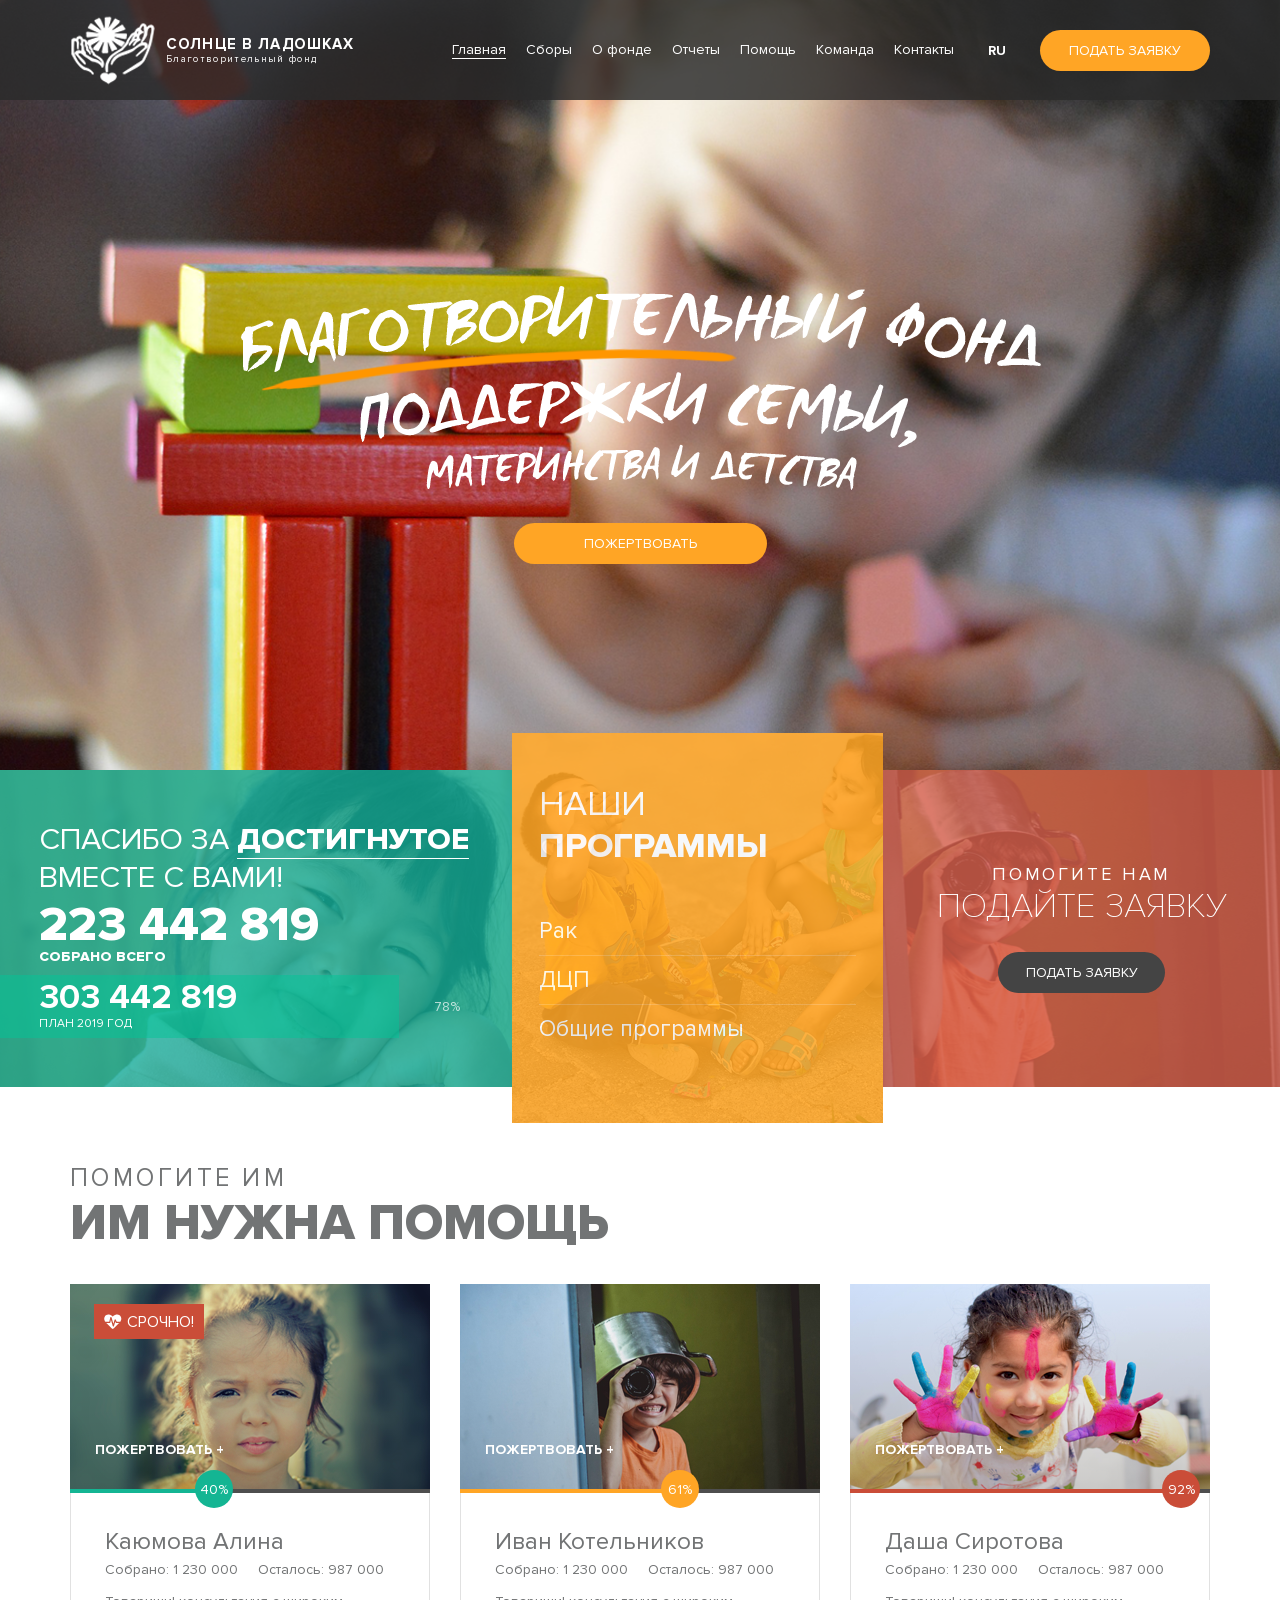
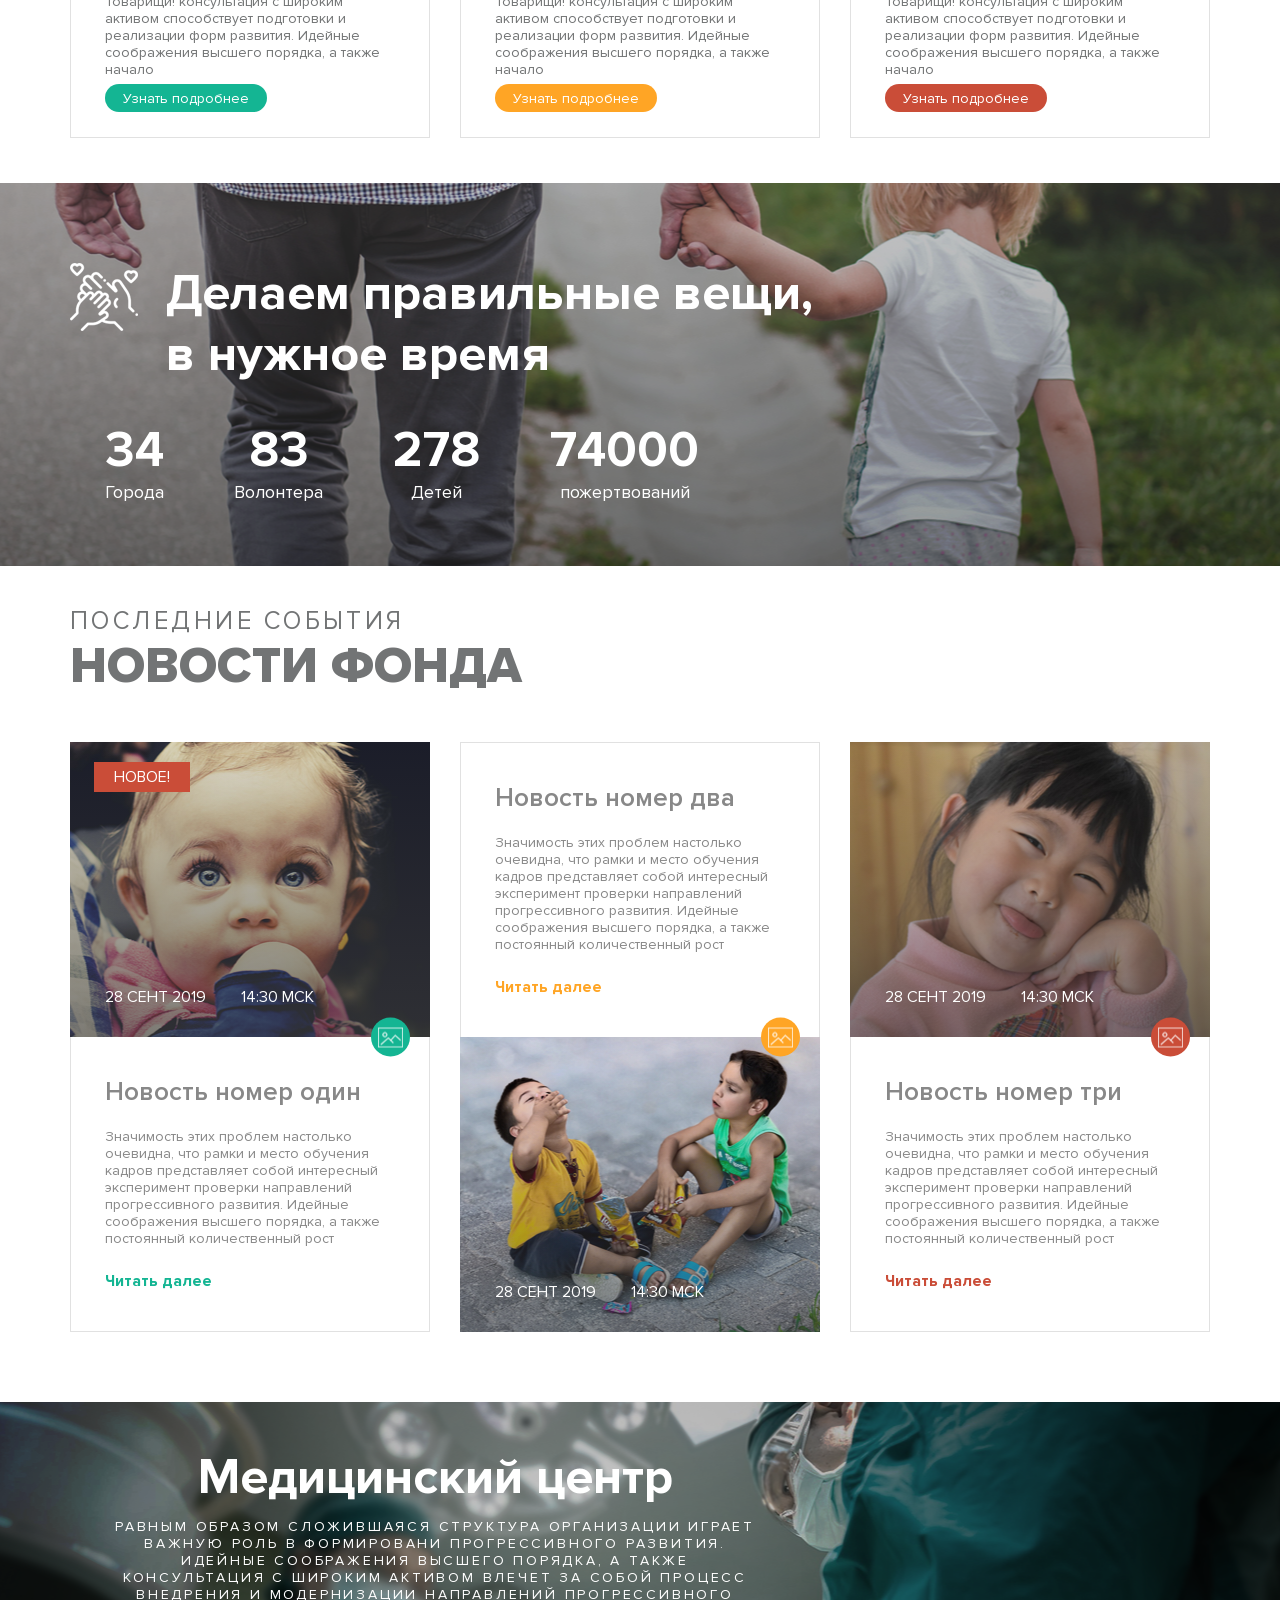
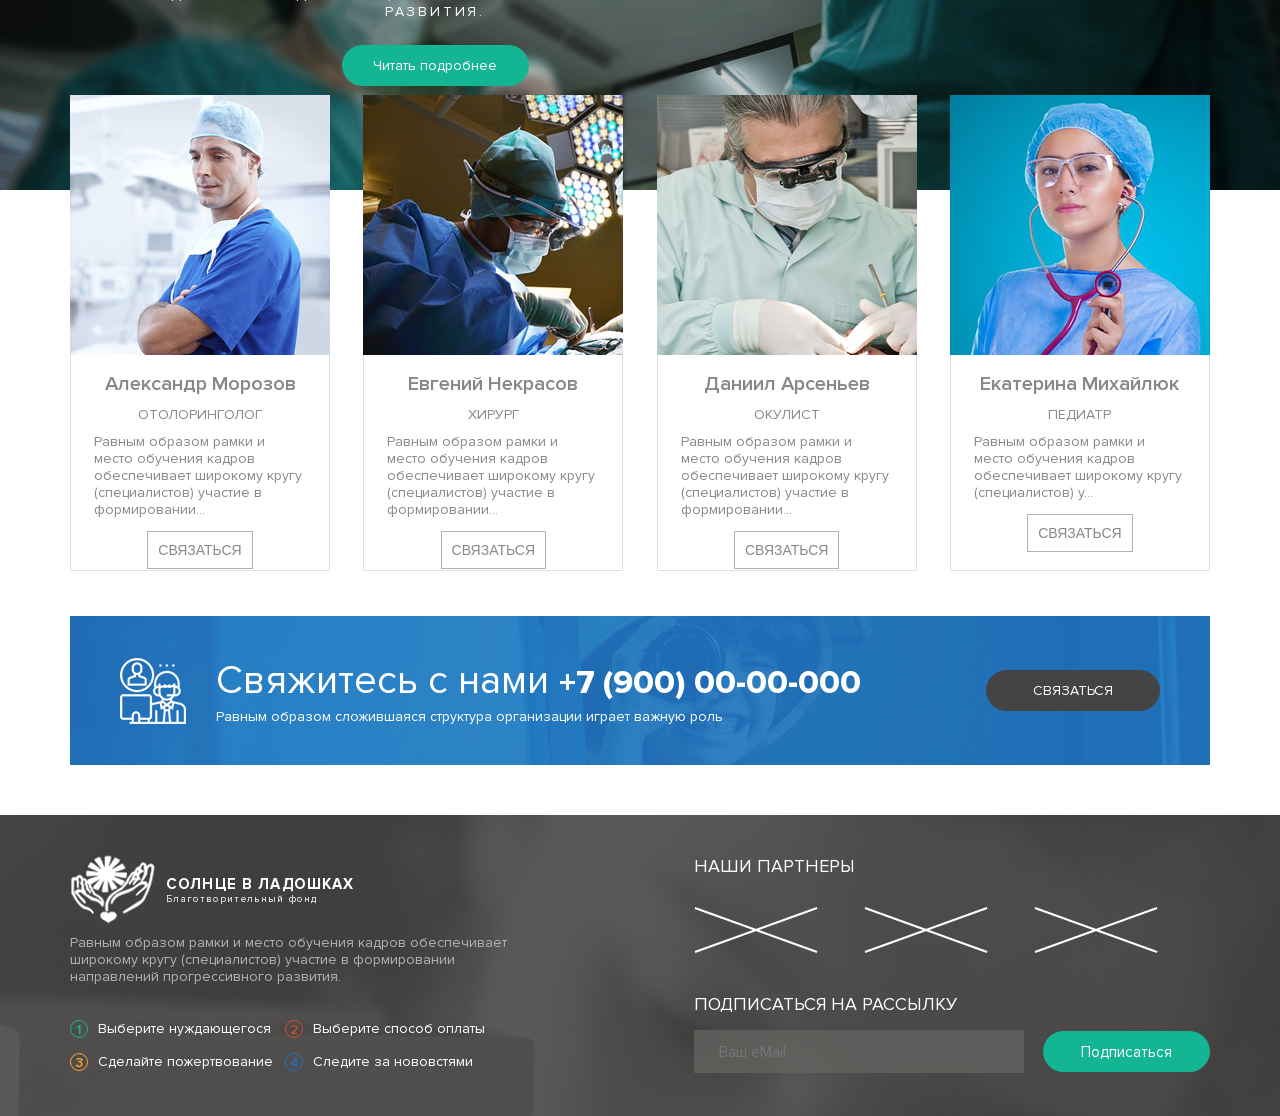
<file: index.html>
<!DOCTYPE html>
<html lang="ru">

<head>
   <meta charset="UTF-8">
   <meta name="viewport" content="width=device-width, initial-scale=1.0">
   <meta http-equiv="X-UA-Compatible" content="ie=edge">
   <title>Document</title>
   <link rel="stylesheet" href="css/style.css">
   <link rel="stylesheet" href="fonts/Proxima Nova/stylesheet.css">
   <link rel="apple-touch-icon" sizes="180x180" href="icons/apple-touch-icon.png">
   <link rel="icon" type="image/png" sizes="32x32" href="icons/favicon-32x32.png">
   <link rel="icon" type="image/png" sizes="16x16" href="icons/favicon-16x16.png">
   <link rel="manifest" href="icons/site.webmanifest">
   <link rel="mask-icon" href="icons/safari-pinned-tab.svg" color="#5bbad5">
   <link rel="shortcut icon" href="icons/favicon.ico">
   <meta name="msapplication-TileColor" content="#da532c">
   <meta name="msapplication-config" content="icons/browserconfig.xml">
   <meta name="theme-color" content="#ffffff">
</head>

<body>

   <nav class="nav" id="nav">
      <div class="container">
         <div class="nav__logo logo">
            <img src="img/logo.png" class="logo__img">
            <div class="logo__text">
               <div class="logo__title">Солнце в ладошках</div>
               <div class="logo__subtitle">Благотворительный фонд</div>
            </div>
         </div>
         <div class="nav__control">
            <ul class="nav__elems">
               <li class="nav__elem"><a href="index.html">Главная</a></li>
               <li class="nav__elem"><a href="dues.html">Сборы</a></li>
               <li class="nav__elem"><a href="about.html">О фонде</a></li>
               <li class="nav__elem"><a href="reports.html">Отчеты</a></li>
               <li class="nav__elem"><a href="help.html">Помощь</a></li>
               <li class="nav__elem"><a href="team.html">Команда</a></li>
               <li class="nav__elem"><a href="contacts.html">Контакты</a></li>
            </ul>
            <div class="nav__burger nav-burger">
               <div class="nav-burger__line"></div>
               <div class="nav-burger__line"></div>
               <div class="nav-burger__line"></div>
            </div>
            <div class="nav__lang">RU</div>
            <button class="nav__btn main__btn">Подать заявку</button>
         </div>
      </div>
   </nav>

   <header class="header-index" id="header-index">
      <div class="header-index__content">
         <img src="img/header/text.png" class="header-index__text">
         <button class="header-index__btn main__btn">Пожертвовать</button>
      </div>
   </header>

   <div class="rect">

      <div class="rect-left rect__left">
         <div class="rect-left__content">
            <div class="rect-left__title">Спасибо за <span class="extrabold">достигнутое</span> вместе с вами!
            </div>
            <div class="rect-left__num-1 extrabold">223 442 819</div>
            <div class="rect-left__subnum-1 extrabold">Собрано всего</div>
            <div class="rect-left__num-2">303 442 819</div>
            <div class="rect-left__subnum-2">план 2019 год</div>
         </div>
         <div class="rect-left__line rect-left-line">
            <div class="rect-left-line__line"></div>
            <div class="rect-left-line__num">78%</div>
         </div>
      </div>

      <div class="rect__center rect-center">
         <div class="rect-center__content rect-center-content">
            <div class="rect-center__title">Наши <div class="extrabold">программы</div>
            </div>
            <div class="rect-center__item">Рак</div>
            <div class="rect-center__item">ДЦП</div>
            <div class="rect-center__item">Общие программы</div>
         </div>
      </div>

      <div class="rect__right rect-right">
         <div class="rect-right__content">
            <div class="rect-right__subtitle">Помогите нам</div>
            <div class="rect-right__title extrabold">Подайте заявку</div>
            <button class="main__btn rect-right__btn">Подать заявку</button>
         </div>
      </div>
   </div>

   <section class="help" id="help">
      <div class="container">
         <h3 class="section__subtitle help__subtitle">Помогите им</h3>
         <h2 class="section__title help__title">Им нужна помощь</h2>
         <div class="help__wrap">
            <div class="help__block help-block">
               <div class="help-block__img">
                  <a href="#" class="help-block__img__donate">Пожертвовать +</a>
                  <div class="help-block__img--urgent">
                     <img src="img/help/heart.png" alt="">
                     СРОЧНО!
                  </div>
               </div>
               <div class="help-block__status">
                  <div class="help-block__status--active"></div>
                  <div class="help-block__circle">40%</div>
               </div>
               <div class="help-block__content">
                  <div class="help-block__title">Каюмова Алина</div>
                  <div class="help-block__state">
                     <div class="help-block__collected">Собрано: 1 230 000</div>
                     <div class="help-block__left">Осталось: 987 000</div>
                  </div>
                  <div class="help-block__desc">Товарищи! консультация с широким активом способствует подготовки и реализации форм развития. Идейные соображения высшего порядка, а также начало</div>
                  <button class="help-block__btn main__btn">Узнать подробнее</button>
               </div>
            </div>
            <div class="help__block help-block">
               <div class="help-block__img">
                  <a href="#" class="help-block__img__donate">Пожертвовать +</a>
               </div>
               <div class="help-block__status">
                  <div class="help-block__status--active"></div>
                  <div class="help-block__circle">61%</div>
               </div>
               <div class="help-block__content">
                  <div class="help-block__title">Иван Котельников</div>
                  <div class="help-block__state">
                     <div class="help-block__collected">Собрано: 1 230 000</div>
                     <div class="help-block__left">Осталось: 987 000</div>
                  </div>
                  <div class="help-block__desc">Товарищи! консультация с широким активом способствует подготовки и реализации форм развития. Идейные соображения высшего порядка, а также начало</div>
                  <button class="help-block__btn main__btn">Узнать подробнее</button>
               </div>
            </div>
            <div class="help__block help-block">
               <div class="help-block__img">
                  <a href="#" class="help-block__img__donate">Пожертвовать +</a>
               </div>
               <div class="help-block__status">
                  <div class="help-block__status--active"></div>
                  <div class="help-block__circle">92%</div>
               </div>
               <div class="help-block__content">
                  <div class="help-block__title">Даша Сиротова</div>
                  <div class="help-block__state">
                     <div class="help-block__collected">Собрано: 1 230 000</div>
                     <div class="help-block__left">Осталось: 987 000</div>
                  </div>
                  <div class="help-block__desc">Товарищи! консультация с широким активом способствует подготовки и реализации форм развития. Идейные соображения высшего порядка, а также начало</div>
                  <button class="help-block__btn main__btn">Узнать подробнее</button>
               </div>
            </div>
         </div>
      </div>
   </section>

   <section class="promo" id="promo">
      <div class="container">
         <div class="promo-title__wrap">
            <img src="img/promo/hands.png" class="promo-title__img">
            <h2 class="promo__title">Делаем правильные вещи,<br>
               в нужное время</h2>
         </div>
         <div class="promo__content">
            <div class="promo__item promo-item">
               <div class="promo-item__title">34</div>
               <div class="promo-item__desc">Города</div>
            </div>
            <div class="promo__item promo-item">
               <div class="promo-item__title">83</div>
               <div class="promo-item__desc">Волонтера</div>
            </div>
            <div class="promo__item promo-item">
               <div class="promo-item__title">278</div>
               <div class="promo-item__desc">Детей</div>
            </div>
            <div class="promo__item promo-item">
               <div class="promo-item__title">74000</div>
               <div class="promo-item__desc">пожертвований</div>
            </div>
         </div>
      </div>
   </section>

   <section class="news" id="news">
      <div class="container">
         <h3 class="section__subtitle help__subtitle">Последние события</h3>
         <h2 class="section__title help__title">Новости фонда</h2>
         <div class="news__content">
            <div class="news__block news-block">
               <div class="news-block__img news-block-img">
                  <div class="news-block-img__btn">
                     <img src="img/news/btn.png" alt="">
                  </div>
                  <div class="news-block-img__when">
                     <div class="news-block-img__date">28 СЕНТ 2019</div>
                     <div class="news-block-img__time">14:30 МСК</div>
                  </div>
                  <div class="news-block-img__urgent">
                     НОВОЕ!
                  </div>
               </div>
               <div class="news-block__content">
                  <div class="news-block__title">Новость номер один</div>
                  <div class="news-block__desc">Значимость этих проблем настолько очевидна, что рамки и место обучения кадров представляет собой интересный эксперимент проверки направлений прогрессивного развития. Идейные соображения высшего порядка, а также постоянный количественный рост</div>
                  <a href="#" class="news-block__btn">Читать далее</a>
               </div>
            </div>
            <div class="news__block news-block news__block--reverse">
               <div class="news-block__img news-block-img">
                  <div class="news-block-img__btn">
                     <img src="img/news/btn.png" alt="">
                  </div>
                  <div class="news-block-img__when">
                     <div class="news-block-img__date">28 СЕНТ 2019</div>
                     <div class="news-block-img__time">14:30 МСК</div>
                  </div>
               </div>
               <div class="news-block__content">
                  <div class="news-block__title">Новость номер два</div>
                  <div class="news-block__desc">Значимость этих проблем настолько очевидна, что рамки и место обучения кадров представляет собой интересный эксперимент проверки направлений прогрессивного развития. Идейные соображения высшего порядка, а также постоянный количественный рост</div>
                  <a href="#" class="news-block__btn">Читать далее</a>
               </div>
            </div>
            <div class="news__block news-block">
               <div class="news-block__img news-block-img">
                  <div class="news-block-img__btn">
                     <img src="img/news/btn.png" alt="">
                  </div>
                  <div class="news-block-img__when">
                     <div class="news-block-img__date">28 СЕНТ 2019</div>
                     <div class="news-block-img__time">14:30 МСК</div>
                  </div>
               </div>
               <div class="news-block__content">
                  <div class="news-block__title">Новость номер три</div>
                  <div class="news-block__desc">Значимость этих проблем настолько очевидна, что рамки и место обучения кадров представляет собой интересный эксперимент проверки направлений прогрессивного развития. Идейные соображения высшего порядка, а также постоянный количественный рост</div>
                  <a href="#" class="news-block__btn">Читать далее</a>
               </div>
            </div>
         </div>
      </div>
   </section>

   <section class="medicine" id="medicine">
      <div class="container">
         <div class="medicine__content">
            <div class="medicine__title">Медицинский центр</div>
            <div class="medicine__desc">
               Равным образом сложившаяся структура организации играет важную роль в формировани прогрессивного
               развития. Идейные соображения высшего порядка, а также консультация с широким активом влечет за собой
               процесс внедрения и модернизации направлений прогрессивного развития.
            </div>
            <button class="medicine__btn main__btn">Читать подробнее</button>
         </div>
      </div>
   </section>

   <section class="team" id="team">
      <div class="container">
         <div class="team__wrap">
            <div class="team__block team-block">
               <div class="team-block__img"></div>
               <div class="team-block__content">
                  <div class="team-block__title">Александр Морозов</div>
                  <div class="team-block__subtitle">Отолоринголог</div>
                  <div class="team-block__desc">Равным образом рамки и место обучения кадров обеспечивает широкому кругу (специалистов) участие в формировании направлений прогрессивного развития. </div>
                  <button class="team-block__btn">Связаться</button>
               </div>
            </div>
            <div class="team__block team-block">
               <div class="team-block__img"></div>
               <div class="team-block__content">
                  <div class="team-block__title">Евгений Некрасов</div>
                  <div class="team-block__subtitle">Хирург</div>
                  <div class="team-block__desc">Равным образом рамки и место обучения кадров обеспечивает широкому кругу (специалистов) участие в формировании направлений прогрессивного развития. </div>
                  <button class="team-block__btn">Связаться</button>
               </div>
            </div>
            <div class="team__block team-block">
               <div class="team-block__img"></div>
               <div class="team-block__content">
                  <div class="team-block__title">Даниил Арсеньев</div>
                  <div class="team-block__subtitle">Окулист</div>
                  <div class="team-block__desc">Равным образом рамки и место обучения кадров обеспечивает широкому кругу (специалистов) участие в формировании направлений прогрессивного развития. </div>
                  <button class="team-block__btn">Связаться</button>
               </div>
            </div>
            <div class="team__block team-block">
               <div class="team-block__img"></div>
               <div class="team-block__content">
                  <div class="team-block__title">Екатерина Михайлюк</div>
                  <div class="team-block__subtitle">Педиатр</div>
                  <div class="team-block__desc">Равным образом рамки и место обучения кадров обеспечивает широкому
                     кругу (специалистов) участие в формировании направлений прогрессивного развития.</div>
                  <button class="team-block__btn">Связаться</button>
               </div>
            </div>
         </div>
      </div>
   </section>

   <section class="contactus" id="contactus">
      <div class="container">
         <div class="contactus__inner">
            <div class="contactus__left">
               <img class="contactus__img" src="img/contactus/img.png" alt="">
               <div class="contactus__text">
                  <h2 class="contactus__title contactus-title">Свяжитесь с нами
                     <a href="tel:+79000000000 " class="contactus-title__tel extrabold">+7 (900) 00-00-000</a></h2>
                  <div class="contactus__subtitle">Равным образом сложившаяся структура организации играет важную роль
                  </div>
               </div>
            </div>
            <button class="contactus__btn main__btn">Связаться</button>
         </div>
      </div>
   </section>

   <footer class="footer" id="footer">
      <div class="container">
         <div class="footer__left">
            <div class="footer__logo logo">
               <img src="img/logo.png" class="logo__img">
               <div class="logo__text">
                  <div class="logo__title">Солнце в ладошках</div>
                  <div class="logo__subtitle">Благотворительный фонд</div>
               </div>
            </div>
            <div class="footer__desc">Равным образом рамки и место обучения кадров обеспечивает широкому кругу
               (специалистов) участие в формировании направлений прогрессивного развития. </div>
            <ol class="footer__choose footer-choose">
               <li class="footer-choose__item">
                  <div class="footer-choose__num">1</div>
                  <div class="footer-choose__text">Выберите нуждающегося</div>
               </li>
               <li class="footer-choose__item">
                  <div class="footer-choose__num">2</div>
                  <div class="footer-choose__text">Выберите способ оплаты</div>
               </li>
               <li class="footer-choose__item">
                  <div class="footer-choose__num">3</div>
                  <div class="footer-choose__text">Сделайте пожертвование</div>
               </li>
               <li class="footer-choose__item">
                  <div class="footer-choose__num">4</div>
                  <div class="footer-choose__text">Следите за нововстями</div>
               </li>
            </ol>
         </div>
         <div class="footer__right">
            <div class="footer-partners__title">Наши партнеры</div>
            <div class="footer__partners footer-partners">
               <div class="footer__partner"></div>
               <div class="footer__partner"></div>
               <div class="footer__partner"></div>
            </div>
            <div class="footer-form__title">Подписаться на рассылку</div>
            <form action="#" class="footer__form footer-form">
               <input placeholder="Ваш eMail" class="footer-form__input" type="text">
               <button type="submit" class="footer-form__btn main__btn">Подписаться</button>
            </form>
         </div>
      </div>
   </footer>

   <div class="responsive__menu responsive-menu">
      <ul class="responsive-menu__elems">
         <li class="responsive-menu__elem"><a href="#">Главная</a></li>
         <li class="responsive-menu__elem"><a href="#">Сборы</a></li>
         <li class="responsive-menu__elem"><a href="#">О фонде</a></li>
         <li class="responsive-menu__elem"><a href="#">Отчеты</a></li>
         <li class="responsive-menu__elem"><a href="#">Помощь</a></li>
         <li class="responsive-menu__elem"><a href="#">Команда</a></li>
         <li class="responsive-menu__elem"><a href="#">Контакты</a></li>
      </ul>
   </div>

   <script src="js/jquery.min.js"></script>
   <script src="js/main.js"></script>
</body>

</html>
</file>
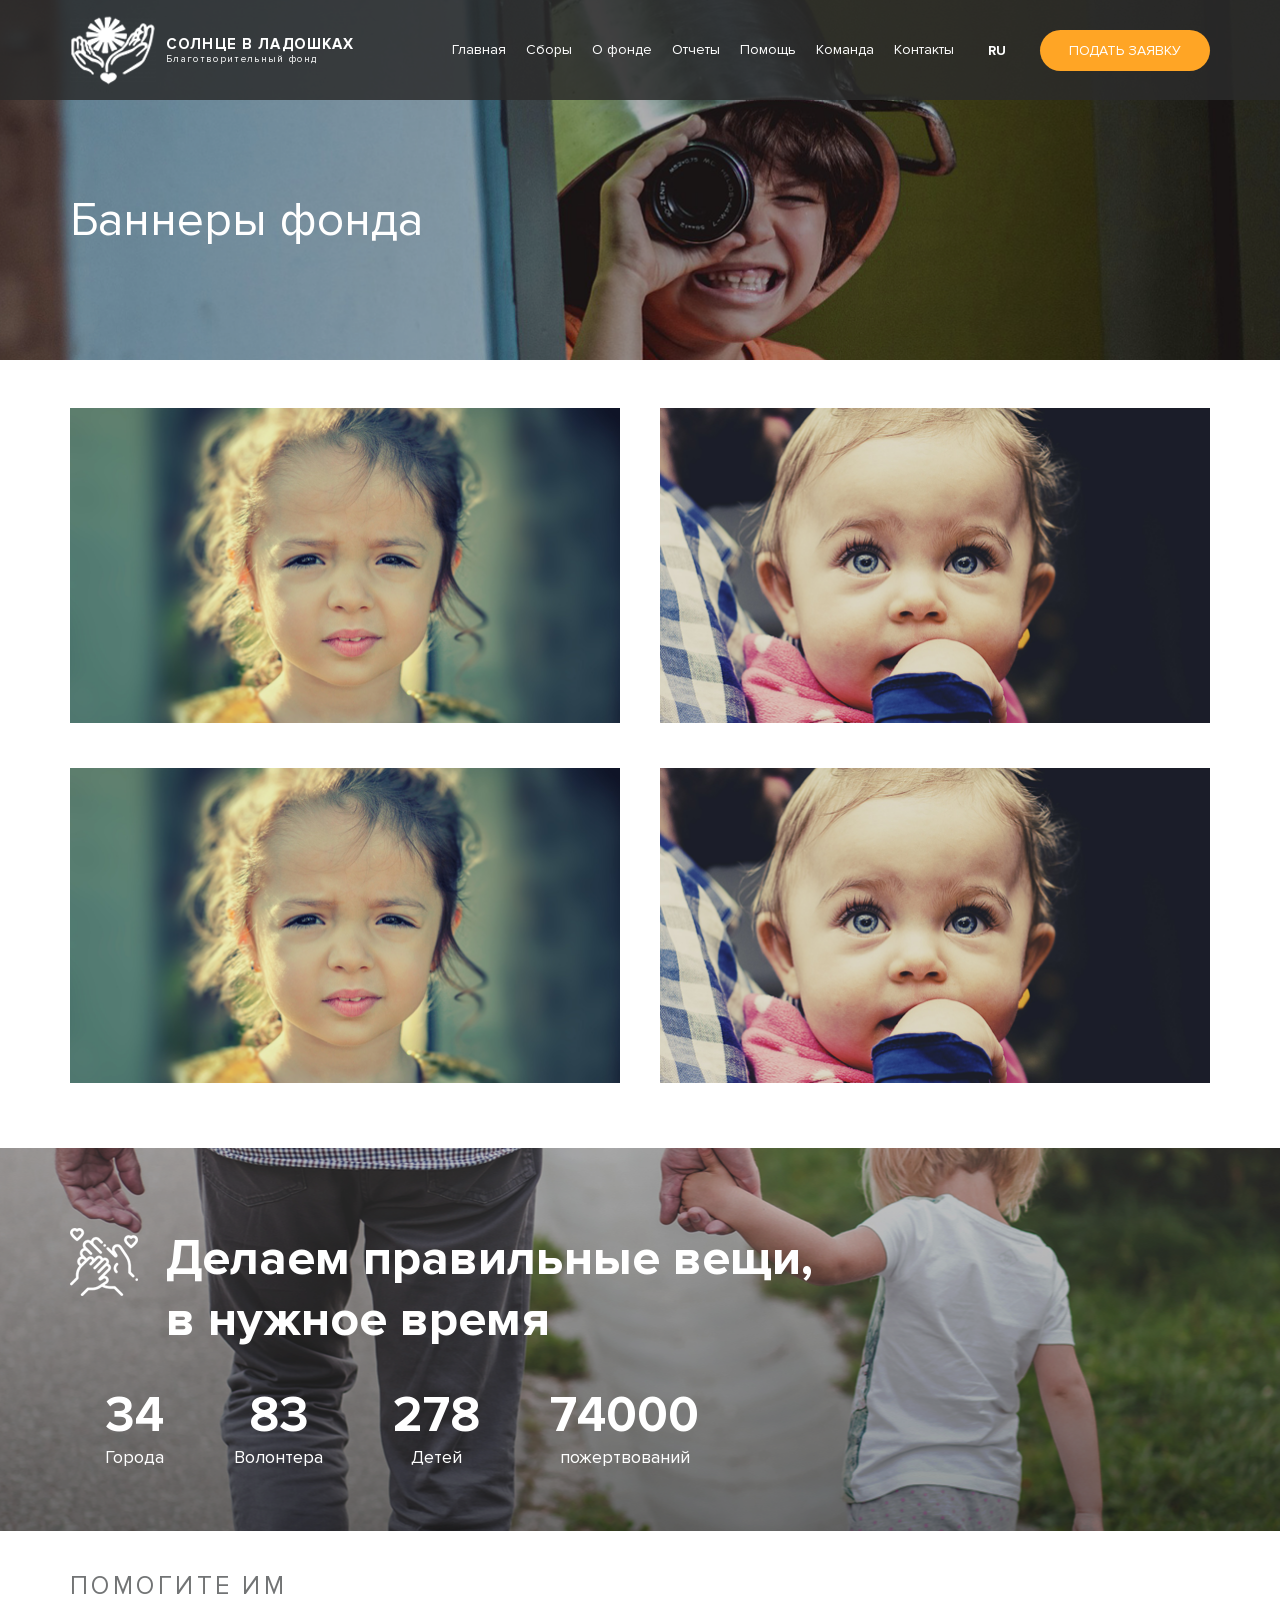
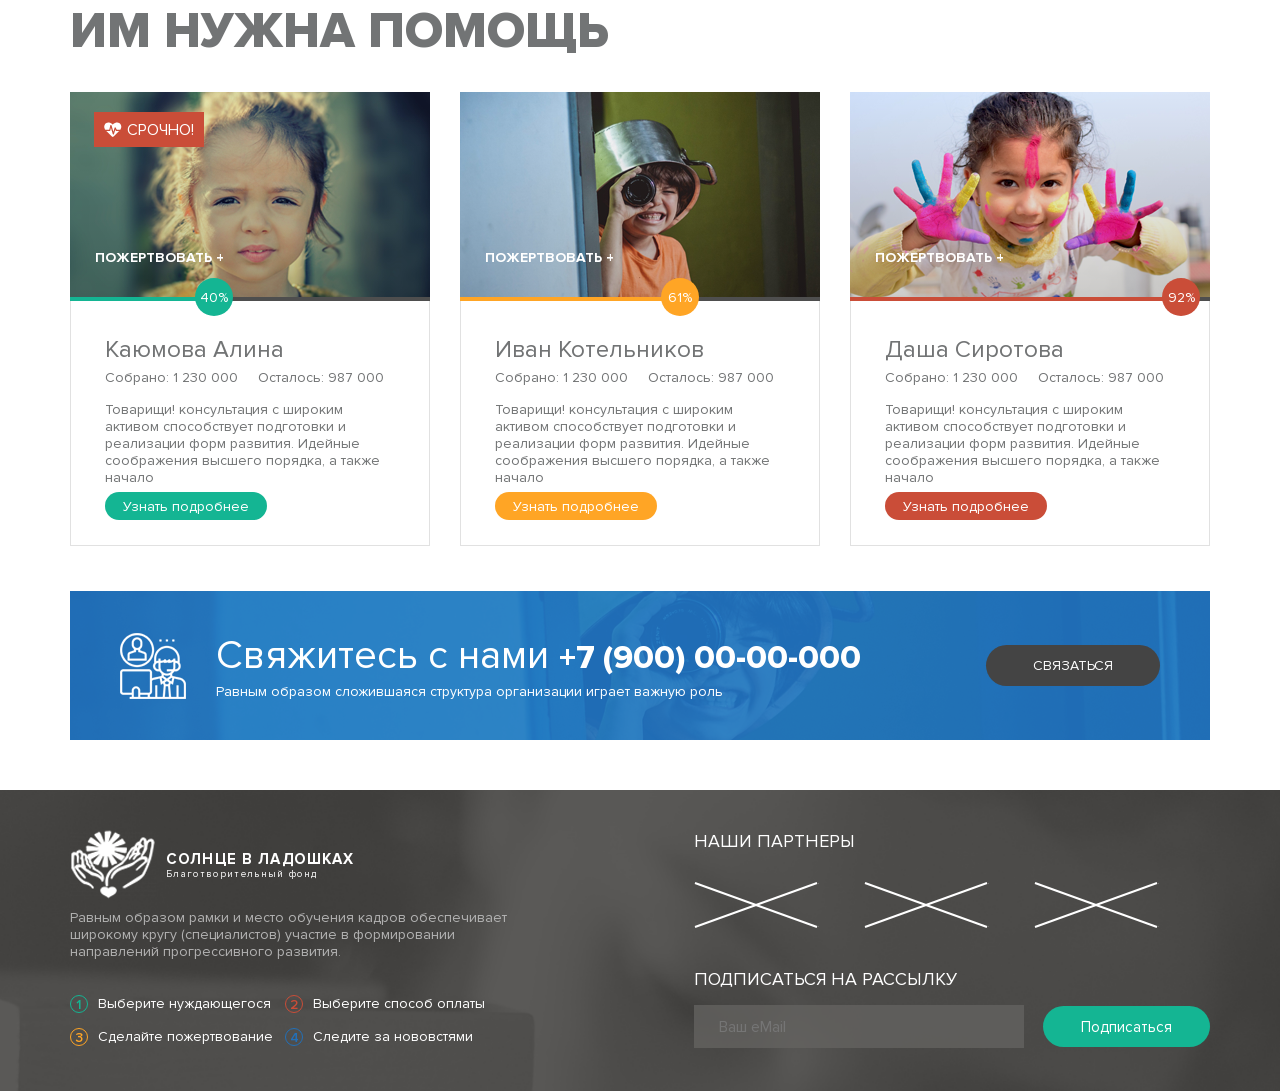
<file: banner1.html>
<!DOCTYPE html>
<html lang="ru">

<head>
   <meta charset="UTF-8">
   <meta name="viewport" content="width=device-width, initial-scale=1.0">
   <meta http-equiv="X-UA-Compatible" content="ie=edge">
   <title>Document</title>
   <link rel="stylesheet" href="css/style.css">
   <link rel="stylesheet" href="fonts/Proxima Nova/stylesheet.css">
</head>

<body>

   <nav class="nav" id="nav">
      <div class="container">
         <div class="nav__logo logo">
            <img src="img/logo.png" class="logo__img">
            <div class="logo__text">
               <div class="logo__title">Солнце в ладошках</div>
               <div class="logo__subtitle">Благотворительный фонд</div>
            </div>
         </div>
         <div class="nav__control">
            <ul class="nav__elems">
               <li class="nav__elem"><a href="index.html">Главная</a></li>
               <li class="nav__elem"><a href="dues.html">Сборы</a></li>
               <li class="nav__elem"><a href="about.html">О фонде</a></li>
               <li class="nav__elem"><a href="reports.html">Отчеты</a></li>
               <li class="nav__elem"><a href="help.html">Помощь</a></li>
               <li class="nav__elem"><a href="team.html">Команда</a></li>
               <li class="nav__elem"><a href="contacts.html">Контакты</a></li>
            </ul>
            <div class="nav__burger nav-burger">
               <div class="nav-burger__line"></div>
               <div class="nav-burger__line"></div>
               <div class="nav-burger__line"></div>
            </div>
            <div class="nav__lang">RU</div>
            <button class="nav__btn main__btn">Подать заявку</button>
         </div>
      </div>
   </nav>

   <section class="header header-news" id="header">
      <div class="container">
         <h1 class="header__title">Баннеры фонда</h1>
      </div>
   </section>

   <section class="support banners">
      <div class="container">
         <div class="banners__content">
            <div class="banners__img banners-img">
               <div class="banners-img__inner">
                  <button class="banners-img__button--txt">Просмотреть</button>
                  <button class="banners-img__button main__btn">Скачать код на баннер</button>
               </div>
            </div>
            <div class="banners__img banners-img">
               <div class="banners-img__inner">
                  <button class="banners-img__button--txt">Просмотреть</button>
                  <button class="banners-img__button main__btn">Скачать код на баннер</button>
               </div>
            </div>
            <div class="banners__img banners-img">
               <div class="banners-img__inner">
                  <button class="banners-img__button--txt">Просмотреть</button>
                  <button class="banners-img__button main__btn">Скачать код на баннер</button>
               </div>
            </div>
            <div class="banners__img banners-img">
               <div class="banners-img__inner">
                  <button class="banners-img__button--txt">Просмотреть</button>
                  <button class="banners-img__button main__btn">Скачать код на баннер</button>
               </div>
            </div>
         </div>
      </div>
   </section>

   <section class="promo" id="promo">
      <div class="container">
         <div class="promo-title__wrap">
            <img src="img/promo/hands.png" class="promo-title__img">
            <h2 class="promo__title">Делаем правильные вещи,<br>
               в нужное время</h2>
         </div>
         <div class="promo__content">
            <div class="promo__item promo-item">
               <div class="promo-item__title">34</div>
               <div class="promo-item__desc">Города</div>
            </div>
            <div class="promo__item promo-item">
               <div class="promo-item__title">83</div>
               <div class="promo-item__desc">Волонтера</div>
            </div>
            <div class="promo__item promo-item">
               <div class="promo-item__title">278</div>
               <div class="promo-item__desc">Детей</div>
            </div>
            <div class="promo__item promo-item">
               <div class="promo-item__title">74000</div>
               <div class="promo-item__desc">пожертвований</div>
            </div>
         </div>
      </div>
   </section>

   <section class="help" id="help">
      <div class="container">
         <h3 class="section__subtitle help__subtitle">Помогите им</h3>
         <h2 class="section__title help__title">Им нужна помощь</h2>
         <div class="help__wrap">
            <div class="help__block help-block">
               <div class="help-block__img">
                  <a href="#" class="help-block__img__donate">Пожертвовать +</a>
                  <div class="help-block__img--urgent">
                     <img src="img/help/heart.png" alt="">
                     СРОЧНО!
                  </div>
               </div>
               <div class="help-block__status">
                  <div class="help-block__status--active"></div>
                  <div class="help-block__circle">40%</div>
               </div>
               <div class="help-block__content">
                  <div class="help-block__title">Каюмова Алина</div>
                  <div class="help-block__state">
                     <div class="help-block__collected">Собрано: 1 230 000</div>
                     <div class="help-block__left">Осталось: 987 000</div>
                  </div>
                  <div class="help-block__desc">Товарищи! консультация с широким активом способствует подготовки и реализации форм развития. Идейные соображения высшего порядка, а также начало</div>
                  <button class="help-block__btn main__btn">Узнать подробнее</button>
               </div>
            </div>
            <div class="help__block help-block">
               <div class="help-block__img">
                  <a href="#" class="help-block__img__donate">Пожертвовать +</a>
               </div>
               <div class="help-block__status">
                  <div class="help-block__status--active"></div>
                  <div class="help-block__circle">61%</div>
               </div>
               <div class="help-block__content">
                  <div class="help-block__title">Иван Котельников</div>
                  <div class="help-block__state">
                     <div class="help-block__collected">Собрано: 1 230 000</div>
                     <div class="help-block__left">Осталось: 987 000</div>
                  </div>
                  <div class="help-block__desc">Товарищи! консультация с широким активом способствует подготовки и реализации форм развития. Идейные соображения высшего порядка, а также начало</div>
                  <button class="help-block__btn main__btn">Узнать подробнее</button>
               </div>
            </div>
            <div class="help__block help-block">
               <div class="help-block__img">
                  <a href="#" class="help-block__img__donate">Пожертвовать +</a>
               </div>
               <div class="help-block__status">
                  <div class="help-block__status--active"></div>
                  <div class="help-block__circle">92%</div>
               </div>
               <div class="help-block__content">
                  <div class="help-block__title">Даша Сиротова</div>
                  <div class="help-block__state">
                     <div class="help-block__collected">Собрано: 1 230 000</div>
                     <div class="help-block__left">Осталось: 987 000</div>
                  </div>
                  <div class="help-block__desc">Товарищи! консультация с широким активом способствует подготовки и реализации форм развития. Идейные соображения высшего порядка, а также начало</div>
                  <button class="help-block__btn main__btn">Узнать подробнее</button>
               </div>
            </div>
         </div>
      </div>
   </section>

   <section class="contactus contactus-support" id="contactus">
      <div class="container">
         <div class="contactus__inner">
            <div class="contactus__left">
               <img class="contactus__img" src="img/contactus/img.png" alt="">
               <div class="contactus__text">
                  <h2 class="contactus__title contactus-title">Свяжитесь с нами
                     <a href="tel:+79000000000 " class="contactus-title__tel extrabold">+7 (900) 00-00-000</a></h2>
                  <div class="contactus__subtitle">Равным образом сложившаяся структура организации играет важную роль
                  </div>
               </div>
            </div>
            <button class="contactus__btn main__btn">Связаться</button>
         </div>
      </div>
   </section>

   <footer class="footer" id="footer">
      <div class="container">
         <div class="footer__left">
            <div class="footer__logo logo">
               <img src="img/logo.png" class="logo__img">
               <div class="logo__text">
                  <div class="logo__title">Солнце в ладошках</div>
                  <div class="logo__subtitle">Благотворительный фонд</div>
               </div>
            </div>
            <div class="footer__desc">Равным образом рамки и место обучения кадров обеспечивает широкому кругу
               (специалистов) участие в формировании направлений прогрессивного развития. </div>
            <ol class="footer__choose footer-choose">
               <li class="footer-choose__item">
                  <div class="footer-choose__num">1</div>
                  <div class="footer-choose__text">Выберите нуждающегося</div>
               </li>
               <li class="footer-choose__item">
                  <div class="footer-choose__num">2</div>
                  <div class="footer-choose__text">Выберите способ оплаты</div>
               </li>
               <li class="footer-choose__item">
                  <div class="footer-choose__num">3</div>
                  <div class="footer-choose__text">Сделайте пожертвование</div>
               </li>
               <li class="footer-choose__item">
                  <div class="footer-choose__num">4</div>
                  <div class="footer-choose__text">Следите за нововстями</div>
               </li>
            </ol>
         </div>
         <div class="footer__right">
            <div class="footer-partners__title">Наши партнеры</div>
            <div class="footer__partners footer-partners">
               <div class="footer__partner"></div>
               <div class="footer__partner"></div>
               <div class="footer__partner"></div>
            </div>
            <div class="footer-form__title">Подписаться на рассылку</div>
            <form action="#" class="footer__form footer-form">
               <input placeholder="Ваш eMail" class="footer-form__input" type="text">
               <button type="submit" class="footer-form__btn main__btn">Подписаться</button>
            </form>
         </div>
      </div>
   </footer>

   <div class="responsive__menu responsive-menu">
      <ul class="responsive-menu__elems">
         <li class="responsive-menu__elem"><a href="#">Главная</a></li>
         <li class="responsive-menu__elem"><a href="#">Сборы</a></li>
         <li class="responsive-menu__elem"><a href="#">О фонде</a></li>
         <li class="responsive-menu__elem"><a href="#">Отчеты</a></li>
         <li class="responsive-menu__elem"><a href="#">Помощь</a></li>
         <li class="responsive-menu__elem"><a href="#">Команда</a></li>
         <li class="responsive-menu__elem"><a href="#">Контакты</a></li>
      </ul>
   </div>

   <script src="js/jquery.min.js"></script>
   <script src="js/main.js"></script>
</body>

</html>
</file>
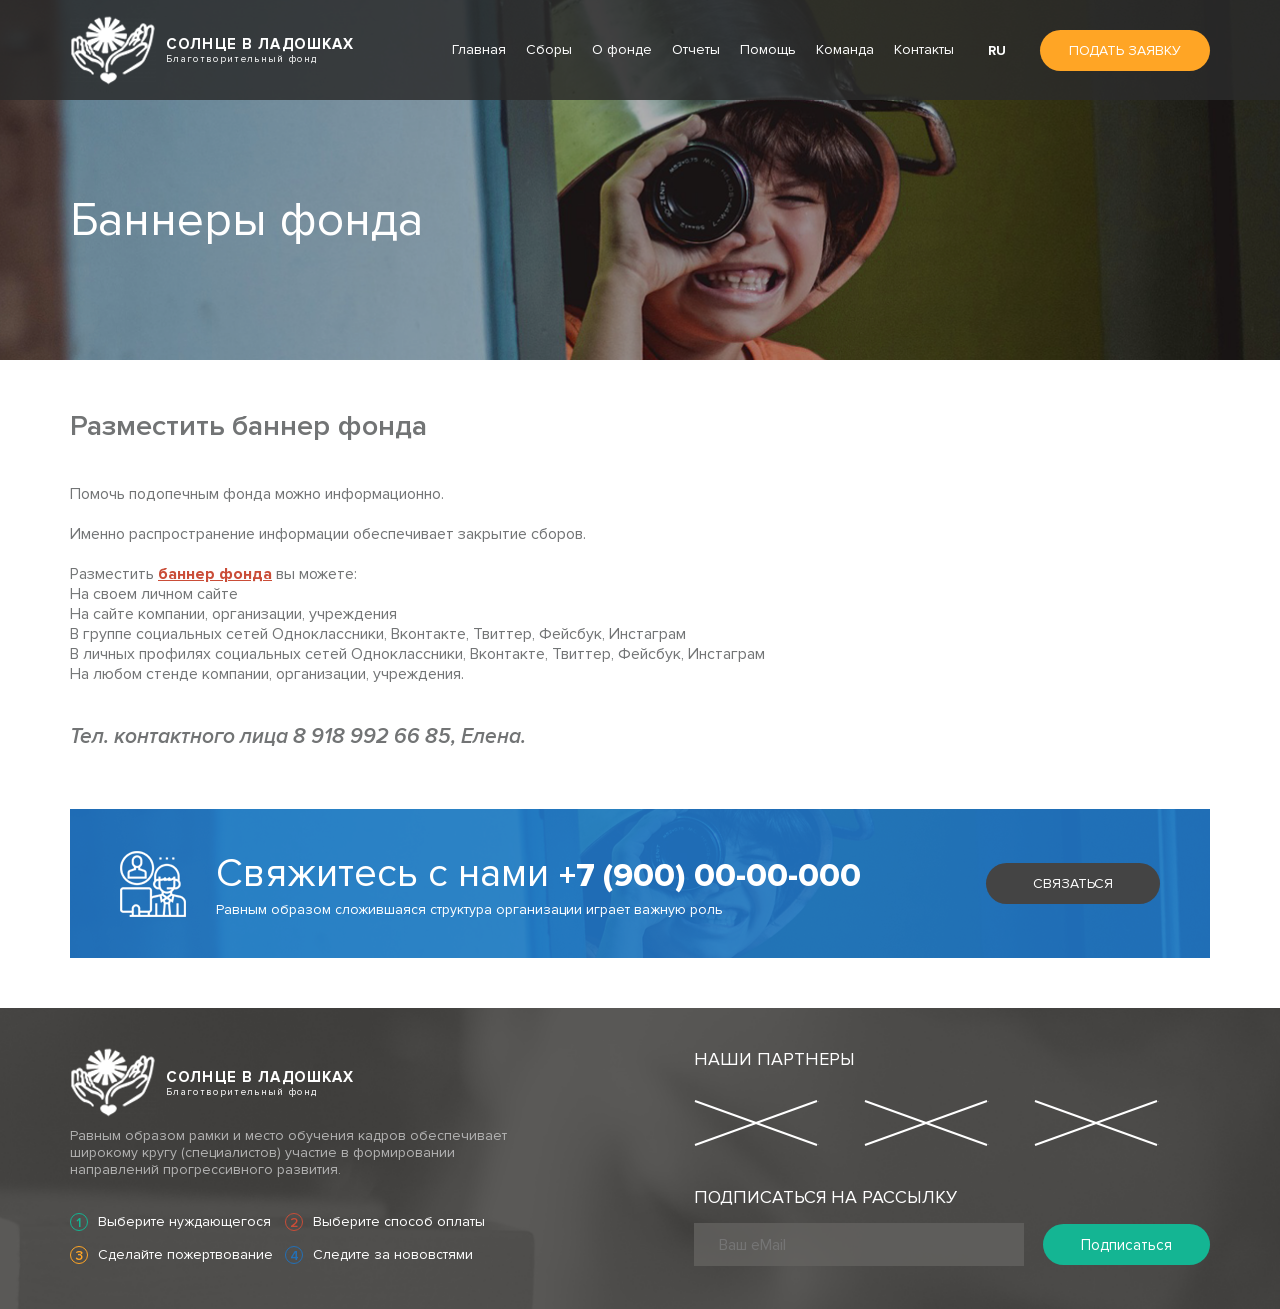
<file: banner2.html>
<!DOCTYPE html>
<html lang="ru">

<head>
   <meta charset="UTF-8">
   <meta name="viewport" content="width=device-width, initial-scale=1.0">
   <meta http-equiv="X-UA-Compatible" content="ie=edge">
   <title>Document</title>
   <link rel="stylesheet" href="css/style.css">
   <link rel="stylesheet" href="fonts/Proxima Nova/stylesheet.css">
</head>

<body>

   <nav class="nav" id="nav">
      <div class="container">
         <div class="nav__logo logo">
            <img src="img/logo.png" class="logo__img">
            <div class="logo__text">
               <div class="logo__title">Солнце в ладошках</div>
               <div class="logo__subtitle">Благотворительный фонд</div>
            </div>
         </div>
         <div class="nav__control">
            <ul class="nav__elems">
               <li class="nav__elem"><a href="index.html">Главная</a></li>
               <li class="nav__elem"><a href="dues.html">Сборы</a></li>
               <li class="nav__elem"><a href="about.html">О фонде</a></li>
               <li class="nav__elem"><a href="reports.html">Отчеты</a></li>
               <li class="nav__elem"><a href="help.html">Помощь</a></li>
               <li class="nav__elem"><a href="team.html">Команда</a></li>
               <li class="nav__elem"><a href="contacts.html">Контакты</a></li>
            </ul>
            <div class="nav__burger nav-burger">
               <div class="nav-burger__line"></div>
               <div class="nav-burger__line"></div>
               <div class="nav-burger__line"></div>
            </div>
            <div class="nav__lang">RU</div>
            <button class="nav__btn main__btn">Подать заявку</button>
         </div>
      </div>
   </nav>

   <section class="header header-news" id="header">
      <div class="container">
         <h1 class="header__title">Баннеры фонда</h1>
      </div>
   </section>

   <div class="support">
      <div class="container">
         <h3 class="support__title--big">Разместить баннер фонда</h3>
         <br>
         <br>
         <div class="support__text">Помочь подопечным фонда можно информационно.</div>
         <br>
         <div class="support__text">Именно распространение информации обеспечивает закрытие сборов.</div>
         <br>
         <div class="support__text">
            Разместить <a class="support__link" href="#">баннер фонда</a> вы можете: <br>
            На своем личном сайте <br>
            На сайте компании, организации, учреждения <br>
            В группе социальных сетей Одноклассники, Вконтакте, Твиттер, Фейсбук, Инстаграм <br>
            В личных профилях социальных сетей Одноклассники, Вконтакте, Твиттер, Фейсбук, Инстаграм <br>
            На любом стенде компании, организации, учреждения. <br>
         </div>
         <br>
         <br>
         <div class="support__title--italic">Тел. контактного лица 8 918 992 66 85, Елена.</div>
      </div>
   </div>

   <section class="contactus contactus-support" id="contactus">
      <div class="container">
         <div class="contactus__inner">
            <div class="contactus__left">
               <img class="contactus__img" src="img/contactus/img.png" alt="">
               <div class="contactus__text">
                  <h2 class="contactus__title contactus-title">Свяжитесь с нами
                     <a href="tel:+79000000000 " class="contactus-title__tel extrabold">+7 (900) 00-00-000</a></h2>
                  <div class="contactus__subtitle">Равным образом сложившаяся структура организации играет важную роль
                  </div>
               </div>
            </div>
            <button class="contactus__btn main__btn">Связаться</button>
         </div>
      </div>
   </section>

   <footer class="footer" id="footer">
      <div class="container">
         <div class="footer__left">
            <div class="footer__logo logo">
               <img src="img/logo.png" class="logo__img">
               <div class="logo__text">
                  <div class="logo__title">Солнце в ладошках</div>
                  <div class="logo__subtitle">Благотворительный фонд</div>
               </div>
            </div>
            <div class="footer__desc">Равным образом рамки и место обучения кадров обеспечивает широкому кругу
               (специалистов) участие в формировании направлений прогрессивного развития. </div>
            <ol class="footer__choose footer-choose">
               <li class="footer-choose__item">
                  <div class="footer-choose__num">1</div>
                  <div class="footer-choose__text">Выберите нуждающегося</div>
               </li>
               <li class="footer-choose__item">
                  <div class="footer-choose__num">2</div>
                  <div class="footer-choose__text">Выберите способ оплаты</div>
               </li>
               <li class="footer-choose__item">
                  <div class="footer-choose__num">3</div>
                  <div class="footer-choose__text">Сделайте пожертвование</div>
               </li>
               <li class="footer-choose__item">
                  <div class="footer-choose__num">4</div>
                  <div class="footer-choose__text">Следите за нововстями</div>
               </li>
            </ol>
         </div>
         <div class="footer__right">
            <div class="footer-partners__title">Наши партнеры</div>
            <div class="footer__partners footer-partners">
               <div class="footer__partner"></div>
               <div class="footer__partner"></div>
               <div class="footer__partner"></div>
            </div>
            <div class="footer-form__title">Подписаться на рассылку</div>
            <form action="#" class="footer__form footer-form">
               <input placeholder="Ваш eMail" class="footer-form__input" type="text">
               <button type="submit" class="footer-form__btn main__btn">Подписаться</button>
            </form>
         </div>
      </div>
   </footer>

   <div class="responsive__menu responsive-menu">
      <ul class="responsive-menu__elems">
         <li class="responsive-menu__elem"><a href="#">Главная</a></li>
         <li class="responsive-menu__elem"><a href="#">Сборы</a></li>
         <li class="responsive-menu__elem"><a href="#">О фонде</a></li>
         <li class="responsive-menu__elem"><a href="#">Отчеты</a></li>
         <li class="responsive-menu__elem"><a href="#">Помощь</a></li>
         <li class="responsive-menu__elem"><a href="#">Команда</a></li>
         <li class="responsive-menu__elem"><a href="#">Контакты</a></li>
      </ul>
   </div>

   <script src="js/jquery.min.js"></script>
   <script src="js/main.js"></script>
</body>

</html>
</file>
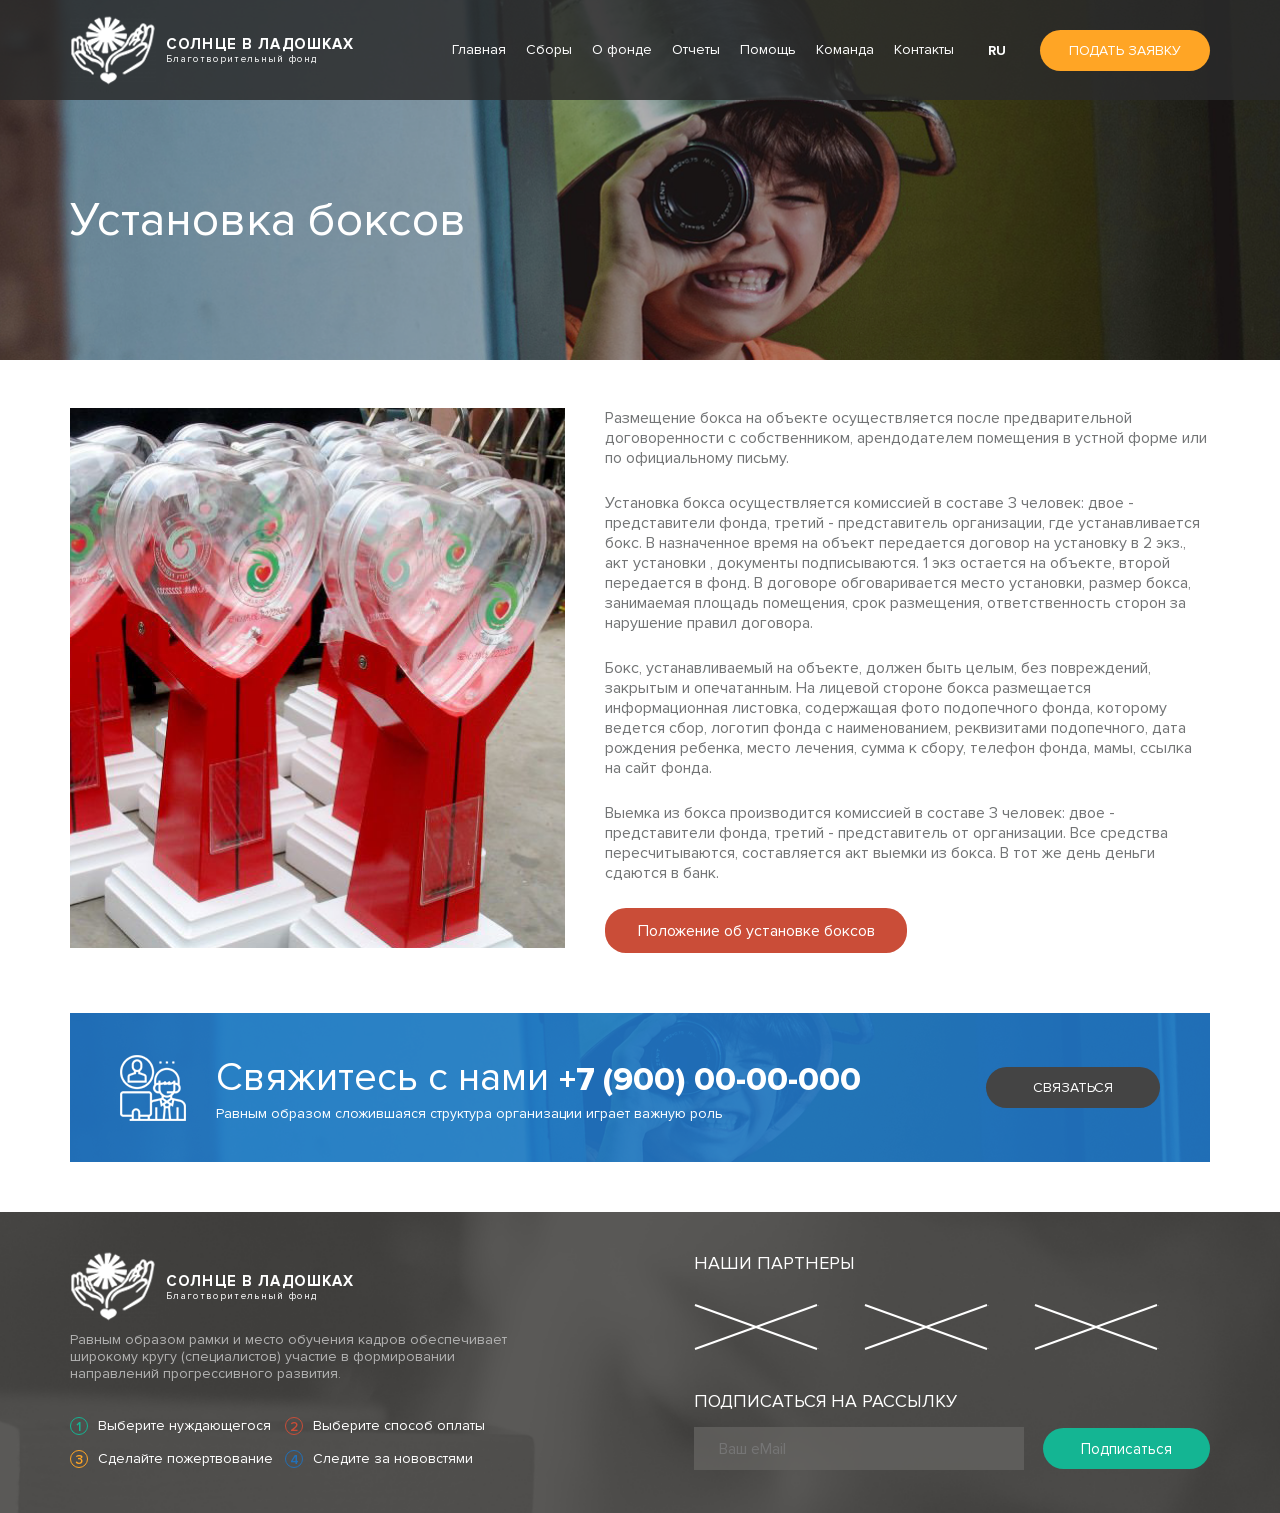
<file: boxes.html>
<!DOCTYPE html>
<html lang="ru">

<head>
   <meta charset="UTF-8">
   <meta name="viewport" content="width=device-width, initial-scale=1.0">
   <meta http-equiv="X-UA-Compatible" content="ie=edge">
   <title>Document</title>
   <link rel="stylesheet" href="css/style.css">
   <link rel="stylesheet" href="fonts/Proxima Nova/stylesheet.css">
</head>

<body>

   <nav class="nav" id="nav">
      <div class="container">
         <div class="nav__logo logo">
            <img src="img/logo.png" class="logo__img">
            <div class="logo__text">
               <div class="logo__title">Солнце в ладошках</div>
               <div class="logo__subtitle">Благотворительный фонд</div>
            </div>
         </div>
         <div class="nav__control">
            <ul class="nav__elems">
               <li class="nav__elem"><a href="index.html">Главная</a></li>
               <li class="nav__elem"><a href="dues.html">Сборы</a></li>
               <li class="nav__elem"><a href="about.html">О фонде</a></li>
               <li class="nav__elem"><a href="reports.html">Отчеты</a></li>
               <li class="nav__elem"><a href="help.html">Помощь</a></li>
               <li class="nav__elem"><a href="team.html">Команда</a></li>
               <li class="nav__elem"><a href="contacts.html">Контакты</a></li>
            </ul>
            <div class="nav__burger nav-burger">
               <div class="nav-burger__line"></div>
               <div class="nav-burger__line"></div>
               <div class="nav-burger__line"></div>
            </div>
            <div class="nav__lang">RU</div>
            <button class="nav__btn main__btn">Подать заявку</button>
         </div>
      </div>
   </nav>

   <section class="header header-news" id="header">
      <div class="container">
         <h1 class="header__title">Установка боксов</h1>
      </div>
   </section>

   <div class="support boxes">
      <div class="container boxes__wrap">
         <div class="boxes__img"></div>
         <div class="boxes__desc">
            <p class="support__text">
               Размещение бокса на объекте осуществляется после предварительной договоренности с собственником, арендодателем помещения в устной форме или по официальному письму.
            </p>
            <p class="support__text">
               Установка бокса осуществляется комиссией в составе 3 человек: двое -  представители фонда, третий -  представитель организации, где устанавливается бокс. В назначенное время на объект передается договор на установку  в 2 экз., акт установки , документы  подписываются. 1 экз остается на объекте, второй передается в фонд. В договоре обговаривается место установки, размер бокса, занимаемая площадь помещения, срок размещения, ответственность сторон за нарушение правил договора.
            </p>
            <p class="support__text">
               Бокс, устанавливаемый на объекте, должен быть целым, без повреждений, закрытым и опечатанным. На лицевой стороне бокса размещается информационная листовка, содержащая фото подопечного фонда, которому ведется сбор, логотип фонда с наименованием, реквизитами подопечного, дата рождения ребенка, место лечения, сумма к сбору, телефон фонда, мамы, ссылка на сайт фонда.
            </p>
            <p class="support__text">
               Выемка из бокса производится комиссией в составе 3 человек: двое -  представители фонда, третий -  представитель от организации. Все средства пересчитываются, составляется акт выемки из бокса. В тот же день деньги  сдаются в банк.
            </p>
            <button class="main__btn boxes__btn">Положение об установке боксов</button>
         </div>
      </div>
   </div>

   <section class="contactus contactus-support" id="contactus">
      <div class="container">
         <div class="contactus__inner">
            <div class="contactus__left">
               <img class="contactus__img" src="img/contactus/img.png" alt="">
               <div class="contactus__text">
                  <h2 class="contactus__title contactus-title">Свяжитесь с нами
                     <a href="tel:+79000000000 " class="contactus-title__tel extrabold">+7 (900) 00-00-000</a></h2>
                  <div class="contactus__subtitle">Равным образом сложившаяся структура организации играет важную роль
                  </div>
               </div>
            </div>
            <button class="contactus__btn main__btn">Связаться</button>
         </div>
      </div>
   </section>

   <footer class="footer" id="footer">
      <div class="container">
         <div class="footer__left">
            <div class="footer__logo logo">
               <img src="img/logo.png" class="logo__img">
               <div class="logo__text">
                  <div class="logo__title">Солнце в ладошках</div>
                  <div class="logo__subtitle">Благотворительный фонд</div>
               </div>
            </div>
            <div class="footer__desc">Равным образом рамки и место обучения кадров обеспечивает широкому кругу
               (специалистов) участие в формировании направлений прогрессивного развития. </div>
            <ol class="footer__choose footer-choose">
               <li class="footer-choose__item">
                  <div class="footer-choose__num">1</div>
                  <div class="footer-choose__text">Выберите нуждающегося</div>
               </li>
               <li class="footer-choose__item">
                  <div class="footer-choose__num">2</div>
                  <div class="footer-choose__text">Выберите способ оплаты</div>
               </li>
               <li class="footer-choose__item">
                  <div class="footer-choose__num">3</div>
                  <div class="footer-choose__text">Сделайте пожертвование</div>
               </li>
               <li class="footer-choose__item">
                  <div class="footer-choose__num">4</div>
                  <div class="footer-choose__text">Следите за нововстями</div>
               </li>
            </ol>
         </div>
         <div class="footer__right">
            <div class="footer-partners__title">Наши партнеры</div>
            <div class="footer__partners footer-partners">
               <div class="footer__partner"></div>
               <div class="footer__partner"></div>
               <div class="footer__partner"></div>
            </div>
            <div class="footer-form__title">Подписаться на рассылку</div>
            <form action="#" class="footer__form footer-form">
               <input placeholder="Ваш eMail" class="footer-form__input" type="text">
               <button type="submit" class="footer-form__btn main__btn">Подписаться</button>
            </form>
         </div>
      </div>
   </footer>

   <div class="responsive__menu responsive-menu">
      <ul class="responsive-menu__elems">
         <li class="responsive-menu__elem"><a href="#">Главная</a></li>
         <li class="responsive-menu__elem"><a href="#">Сборы</a></li>
         <li class="responsive-menu__elem"><a href="#">О фонде</a></li>
         <li class="responsive-menu__elem"><a href="#">Отчеты</a></li>
         <li class="responsive-menu__elem"><a href="#">Помощь</a></li>
         <li class="responsive-menu__elem"><a href="#">Команда</a></li>
         <li class="responsive-menu__elem"><a href="#">Контакты</a></li>
      </ul>
   </div>

   <script src="js/jquery.min.js"></script>
   <script src="js/main.js"></script>
</body>

</html>
</file>
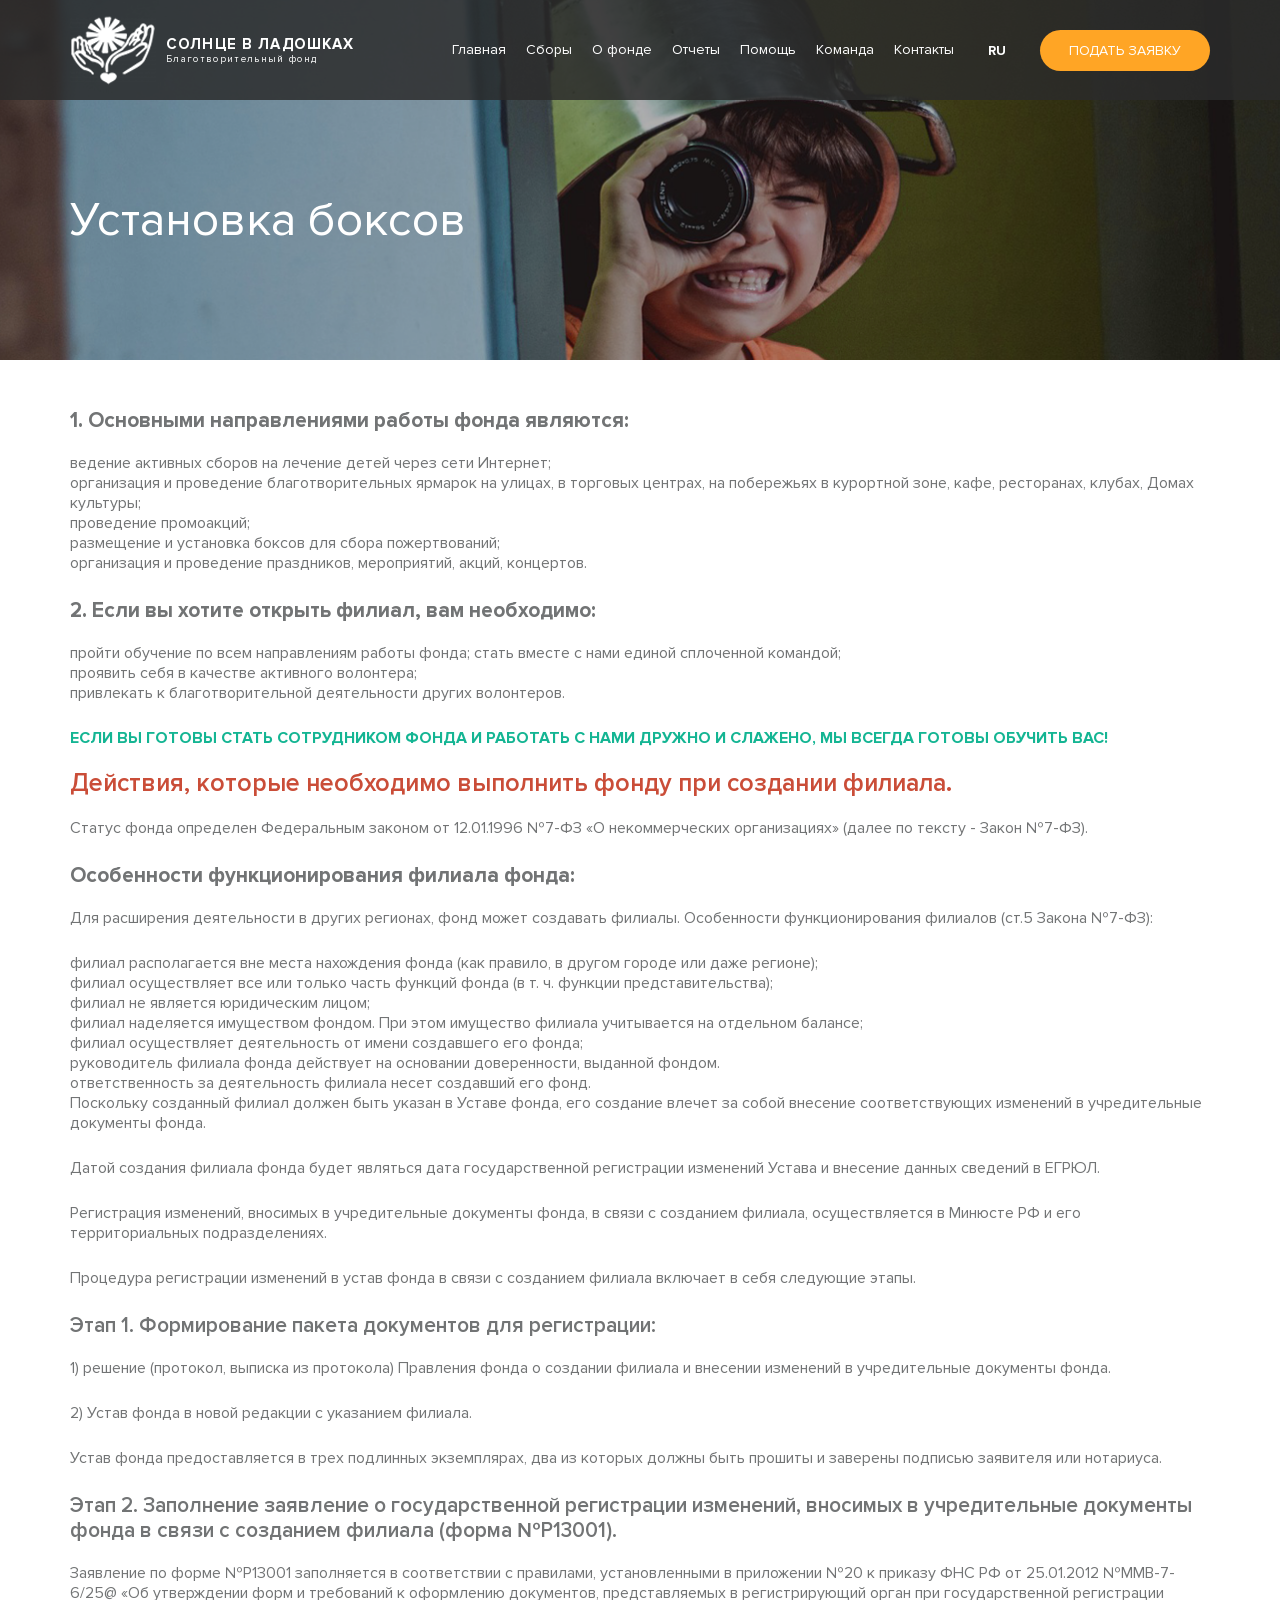
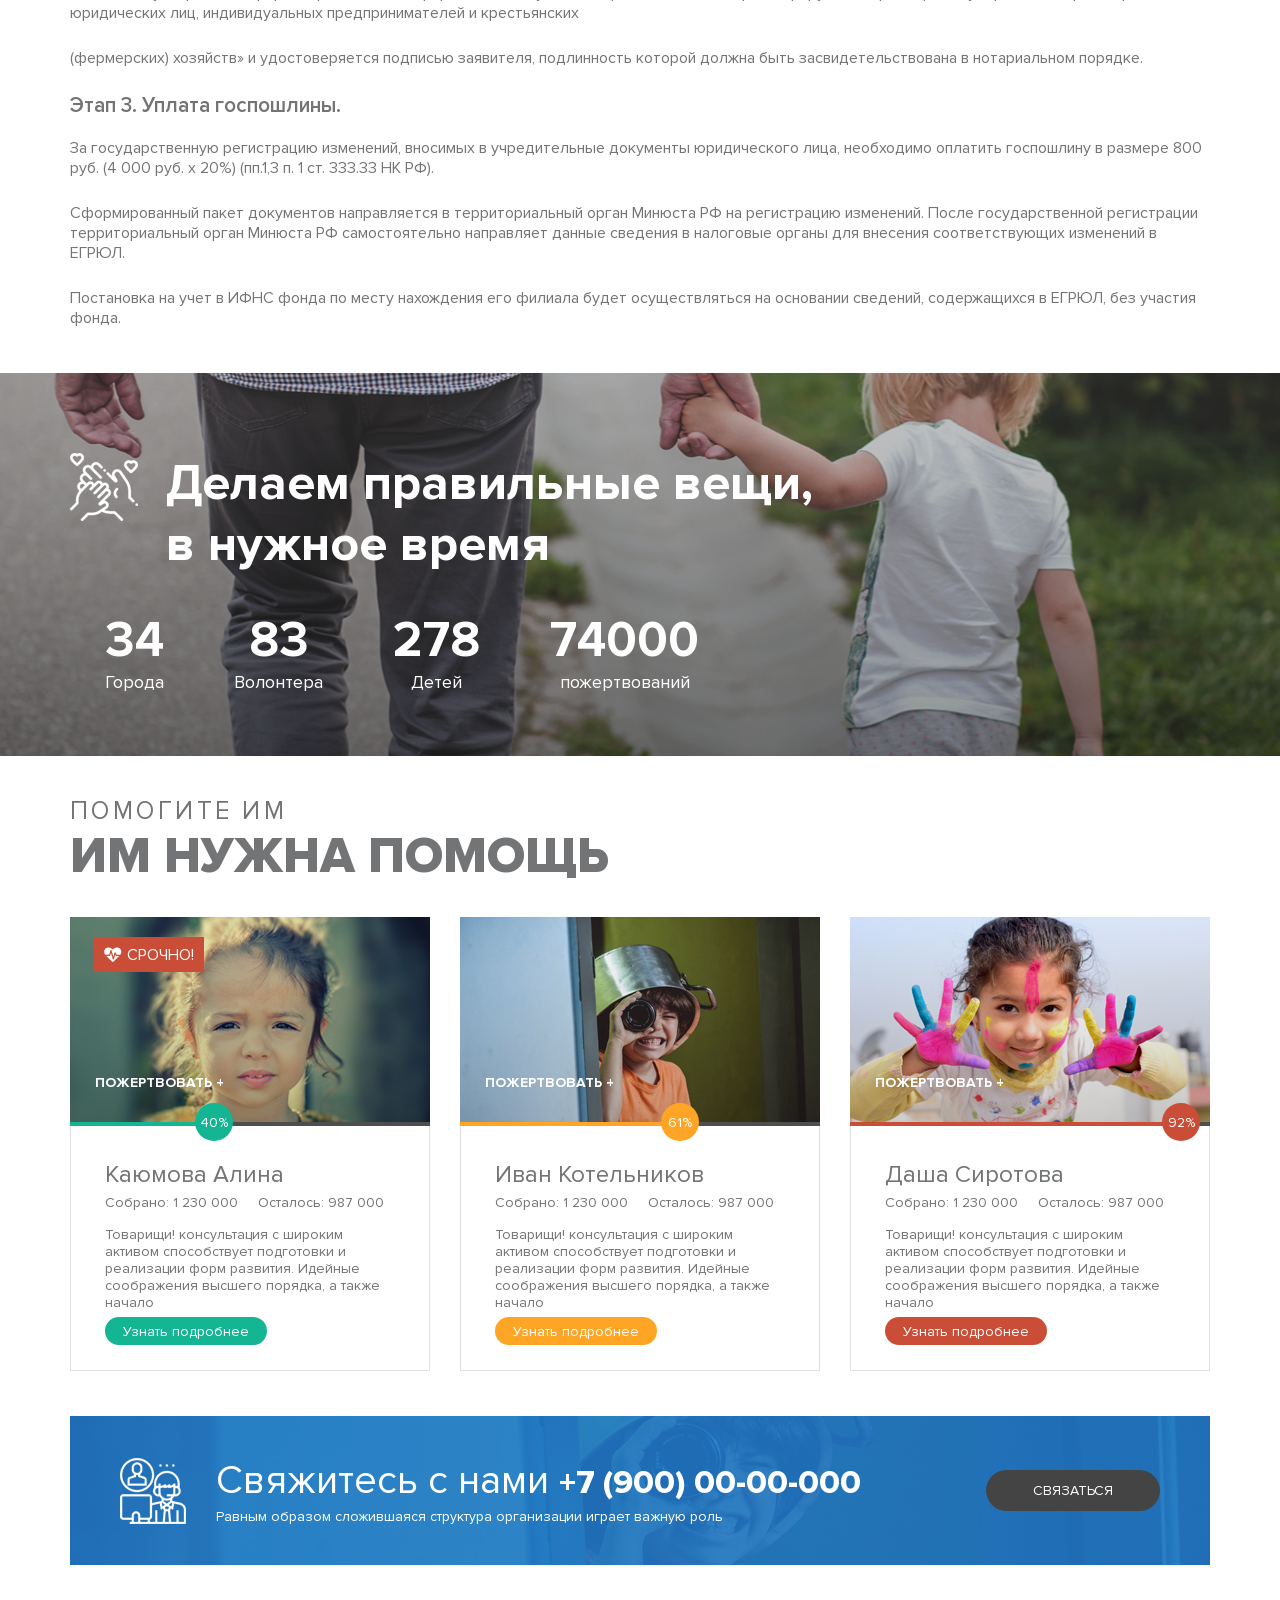
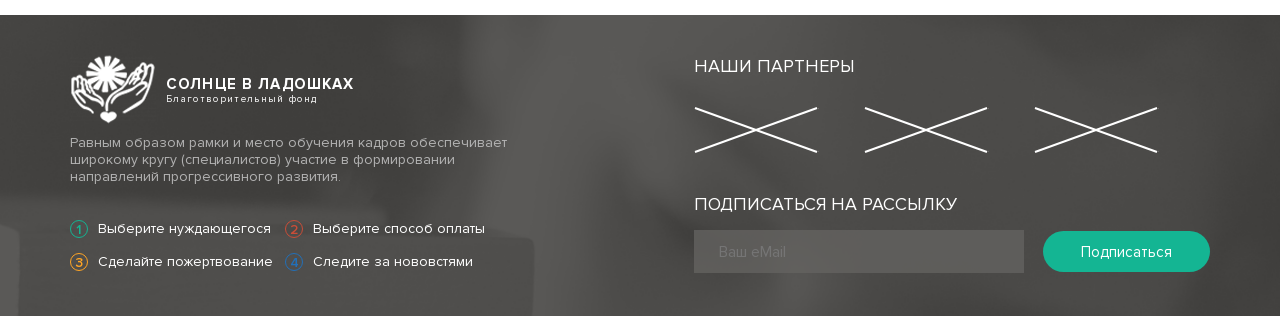
<file: branches.html>
<!DOCTYPE html>
<html lang="ru">

<head>
   <meta charset="UTF-8">
   <meta name="viewport" content="width=device-width, initial-scale=1.0">
   <meta http-equiv="X-UA-Compatible" content="ie=edge">
   <title>Document</title>
   <link rel="stylesheet" href="css/style.css">
   <link rel="stylesheet" href="fonts/Proxima Nova/stylesheet.css">
</head>

<body>

   <nav class="nav" id="nav">
      <div class="container">
         <div class="nav__logo logo">
            <img src="img/logo.png" class="logo__img">
            <div class="logo__text">
               <div class="logo__title">Солнце в ладошках</div>
               <div class="logo__subtitle">Благотворительный фонд</div>
            </div>
         </div>
         <div class="nav__control">
            <ul class="nav__elems">
               <li class="nav__elem"><a href="index.html">Главная</a></li>
               <li class="nav__elem"><a href="dues.html">Сборы</a></li>
               <li class="nav__elem"><a href="about.html">О фонде</a></li>
               <li class="nav__elem"><a href="reports.html">Отчеты</a></li>
               <li class="nav__elem"><a href="help.html">Помощь</a></li>
               <li class="nav__elem"><a href="team.html">Команда</a></li>
               <li class="nav__elem"><a href="contacts.html">Контакты</a></li>
            </ul>
            <div class="nav__burger nav-burger">
               <div class="nav-burger__line"></div>
               <div class="nav-burger__line"></div>
               <div class="nav-burger__line"></div>
            </div>
            <div class="nav__lang">RU</div>
            <button class="nav__btn main__btn">Подать заявку</button>
         </div>
      </div>
   </nav>

   <section class="header header-news" id="header">
      <div class="container">
         <h1 class="header__title">Установка боксов</h1>
      </div>
   </section>

   <div class="support branches">
      <div class="container">
         <h4 class="support__title--bold">1. Основными направлениями работы фонда являются:</h3>
            <p class="support__text">
               ведение активных сборов на лечение детей через сети Интернет; <br>
               организация и проведение благотворительных ярмарок на улицах, в торговых центрах, на побережьях в
               курортной
               зоне, кафе, ресторанах, клубах, Домах культуры; <br>
               проведение промоакций; <br>
               размещение и установка боксов для сбора пожертвований; <br>
               организация и проведение праздников, мероприятий, акций, концертов.
            </p>
            <h4 class="support__title--bold">2. Если вы хотите открыть филиал, вам необходимо:</h4>
            <p class="support__text">пройти обучение по всем направлениям работы фонда;
               стать вместе с нами единой сплоченной командой; <br>
               проявить себя в качестве активного волонтера; <br>
               привлекать к благотворительной деятельности других волонтеров.
            </p>
            <div class="support__text--green">ЕСЛИ ВЫ ГОТОВЫ СТАТЬ СОТРУДНИКОМ ФОНДА И РАБОТАТЬ С НАМИ ДРУЖНО И СЛАЖЕНО,
               МЫ ВСЕГДА ГОТОВЫ ОБУЧИТЬ ВАС!</div>
            <h4 class="support__title--red">Действия, которые необходимо выполнить фонду при создании филиала.</h4>
            <p class="support__text">Статус фонда определен Федеральным законом от 12.01.1996 №7-ФЗ «О некоммерческих
               организациях» (далее по тексту - Закон №7-ФЗ).</p>
            <h4 class="support__title--bold">Особенности функционирования филиала фонда:</h4>
            <p class="support__text">Для расширения деятельности в других регионах, фонд может создавать филиалы.
               Особенности функционирования филиалов (ст.5 Закона №7-ФЗ):</p>
            <p class="support__text">
               филиал располагается вне места нахождения фонда (как правило, в другом городе или даже регионе); <br>
               филиал осуществляет все или только часть функций фонда (в т. ч. функции представительства); <br>
               филиал не является юридическим лицом; <br>
               филиал наделяется имуществом фондом. При этом имущество филиала учитывается на отдельном балансе; <br>
               филиал осуществляет деятельность от имени создавшего его фонда; <br>
               руководитель филиала фонда действует на основании доверенности, выданной фондом. <br>
               ответственность за деятельность филиала несет создавший его фонд. <br>
               Поскольку созданный филиал должен быть указан в Уставе фонда, его создание влечет за собой внесение
               соответствующих изменений в учредительные документы фонда.
            </p>
            <p class="support__text">Датой создания филиала фонда будет являться дата государственной регистрации
               изменений Устава и внесение данных сведений в ЕГРЮЛ.</p>
            <p class="support__text">Регистрация изменений, вносимых в учредительные документы фонда, в связи с
               созданием филиала, осуществляется в Минюсте РФ и его территориальных подразделениях.</p>
            <p class="support__text">Процедура регистрации изменений в устав фонда в связи с созданием филиала включает
               в себя следующие этапы.</p>
            <h4 class="support__title--semibold">Этап 1. Формирование пакета документов для регистрации:</h4>
            <p class="support__text">1) решение (протокол, выписка из протокола) Правления фонда о создании филиала и
               внесении изменений в учредительные документы фонда.</p>
            <p class="support__text">2) Устав фонда в новой редакции с указанием филиала.</p>

            <p class="support__text">Устав фонда предоставляется в трех подлинных экземплярах, два из которых должны быть прошиты и заверены
            подписью заявителя или нотариуса.</p>

            <h4 class="support__title--semibold">Этап 2. Заполнение заявление о государственной регистрации изменений, вносимых в учредительные документы
            фонда в связи с созданием филиала (форма №Р13001).</h4>

            <p class="support__text">Заявление по форме №Р13001 заполняется в соответствии с правилами, установленными в приложении №20 к приказу
            ФНС РФ от 25.01.2012 №ММВ-7-6/25@ «Об утверждении форм и требований к оформлению документов, представляемых
            в регистрирующий орган при государственной регистрации юридических лиц, индивидуальных предпринимателей и
            крестьянских</p>

            <p class="support__text">(фермерских) хозяйств» и удостоверяется подписью заявителя, подлинность которой должна быть
            засвидетельствована в нотариальном порядке.</p>

            <h4 class="support__title--semibold">Этап 3. Уплата госпошлины.</h4>

            <p class="support__text">За государственную регистрацию изменений, вносимых в учредительные документы юридического лица, необходимо
            оплатить госпошлину в размере 800 руб. (4 000 руб. x 20%) (пп.1,3 п. 1 ст. 333.33 НК РФ).</p>

            <p class="support__text">Сформированный пакет документов направляется в территориальный орган Минюста РФ на регистрацию изменений.
            После государственной регистрации территориальный орган Минюста РФ самостоятельно направляет данные сведения
            в налоговые органы для внесения соответствующих изменений в ЕГРЮЛ.</p>

            <p class="support__text">Постановка на учет в ИФНС фонда по месту нахождения его филиала будет осуществляться на основании сведений,
            содержащихся в ЕГРЮЛ, без участия фонда.</p>
      </div>
   </div>

   <section class="promo" id="promo">
      <div class="container">
         <div class="promo-title__wrap">
            <img src="img/promo/hands.png" class="promo-title__img">
            <h2 class="promo__title">Делаем правильные вещи,<br>
               в нужное время</h2>
         </div>
         <div class="promo__content">
            <div class="promo__item promo-item">
               <div class="promo-item__title">34</div>
               <div class="promo-item__desc">Города</div>
            </div>
            <div class="promo__item promo-item">
               <div class="promo-item__title">83</div>
               <div class="promo-item__desc">Волонтера</div>
            </div>
            <div class="promo__item promo-item">
               <div class="promo-item__title">278</div>
               <div class="promo-item__desc">Детей</div>
            </div>
            <div class="promo__item promo-item">
               <div class="promo-item__title">74000</div>
               <div class="promo-item__desc">пожертвований</div>
            </div>
         </div>
      </div>
   </section>

   <section class="help" id="help">
      <div class="container">
         <h3 class="section__subtitle help__subtitle">Помогите им</h3>
         <h2 class="section__title help__title">Им нужна помощь</h2>
         <div class="help__wrap">
            <div class="help__block help-block">
               <div class="help-block__img">
                  <a href="#" class="help-block__img__donate">Пожертвовать +</a>
                  <div class="help-block__img--urgent">
                     <img src="img/help/heart.png" alt="">
                     СРОЧНО!
                  </div>
               </div>
               <div class="help-block__status">
                  <div class="help-block__status--active"></div>
                  <div class="help-block__circle">40%</div>
               </div>
               <div class="help-block__content">
                  <div class="help-block__title">Каюмова Алина</div>
                  <div class="help-block__state">
                     <div class="help-block__collected">Собрано: 1 230 000</div>
                     <div class="help-block__left">Осталось: 987 000</div>
                  </div>
                  <div class="help-block__desc">Товарищи! консультация с широким активом способствует подготовки и реализации форм развития. Идейные соображения высшего порядка, а также начало</div>
                  <button class="help-block__btn main__btn">Узнать подробнее</button>
               </div>
            </div>
            <div class="help__block help-block">
               <div class="help-block__img">
                  <a href="#" class="help-block__img__donate">Пожертвовать +</a>
               </div>
               <div class="help-block__status">
                  <div class="help-block__status--active"></div>
                  <div class="help-block__circle">61%</div>
               </div>
               <div class="help-block__content">
                  <div class="help-block__title">Иван Котельников</div>
                  <div class="help-block__state">
                     <div class="help-block__collected">Собрано: 1 230 000</div>
                     <div class="help-block__left">Осталось: 987 000</div>
                  </div>
                  <div class="help-block__desc">Товарищи! консультация с широким активом способствует подготовки и реализации форм развития. Идейные соображения высшего порядка, а также начало</div>
                  <button class="help-block__btn main__btn">Узнать подробнее</button>
               </div>
            </div>
            <div class="help__block help-block">
               <div class="help-block__img">
                  <a href="#" class="help-block__img__donate">Пожертвовать +</a>
               </div>
               <div class="help-block__status">
                  <div class="help-block__status--active"></div>
                  <div class="help-block__circle">92%</div>
               </div>
               <div class="help-block__content">
                  <div class="help-block__title">Даша Сиротова</div>
                  <div class="help-block__state">
                     <div class="help-block__collected">Собрано: 1 230 000</div>
                     <div class="help-block__left">Осталось: 987 000</div>
                  </div>
                  <div class="help-block__desc">Товарищи! консультация с широким активом способствует подготовки и реализации форм развития. Идейные соображения высшего порядка, а также начало</div>
                  <button class="help-block__btn main__btn">Узнать подробнее</button>
               </div>
            </div>
         </div>
      </div>
   </section>

   <section class="contactus contactus-support" id="contactus">
      <div class="container">
         <div class="contactus__inner">
            <div class="contactus__left">
               <img class="contactus__img" src="img/contactus/img.png" alt="">
               <div class="contactus__text">
                  <h2 class="contactus__title contactus-title">Свяжитесь с нами
                     <a href="tel:+79000000000 " class="contactus-title__tel extrabold">+7 (900) 00-00-000</a></h2>
                  <div class="contactus__subtitle">Равным образом сложившаяся структура организации играет важную роль
                  </div>
               </div>
            </div>
            <button class="contactus__btn main__btn">Связаться</button>
         </div>
      </div>
   </section>

   <footer class="footer" id="footer">
      <div class="container">
         <div class="footer__left">
            <div class="footer__logo logo">
               <img src="img/logo.png" class="logo__img">
               <div class="logo__text">
                  <div class="logo__title">Солнце в ладошках</div>
                  <div class="logo__subtitle">Благотворительный фонд</div>
               </div>
            </div>
            <div class="footer__desc">Равным образом рамки и место обучения кадров обеспечивает широкому кругу
               (специалистов) участие в формировании направлений прогрессивного развития. </div>
            <ol class="footer__choose footer-choose">
               <li class="footer-choose__item">
                  <div class="footer-choose__num">1</div>
                  <div class="footer-choose__text">Выберите нуждающегося</div>
               </li>
               <li class="footer-choose__item">
                  <div class="footer-choose__num">2</div>
                  <div class="footer-choose__text">Выберите способ оплаты</div>
               </li>
               <li class="footer-choose__item">
                  <div class="footer-choose__num">3</div>
                  <div class="footer-choose__text">Сделайте пожертвование</div>
               </li>
               <li class="footer-choose__item">
                  <div class="footer-choose__num">4</div>
                  <div class="footer-choose__text">Следите за нововстями</div>
               </li>
            </ol>
         </div>
         <div class="footer__right">
            <div class="footer-partners__title">Наши партнеры</div>
            <div class="footer__partners footer-partners">
               <div class="footer__partner"></div>
               <div class="footer__partner"></div>
               <div class="footer__partner"></div>
            </div>
            <div class="footer-form__title">Подписаться на рассылку</div>
            <form action="#" class="footer__form footer-form">
               <input placeholder="Ваш eMail" class="footer-form__input" type="text">
               <button type="submit" class="footer-form__btn main__btn">Подписаться</button>
            </form>
         </div>
      </div>
   </footer>

   <div class="responsive__menu responsive-menu">
      <ul class="responsive-menu__elems">
         <li class="responsive-menu__elem"><a href="#">Главная</a></li>
         <li class="responsive-menu__elem"><a href="#">Сборы</a></li>
         <li class="responsive-menu__elem"><a href="#">О фонде</a></li>
         <li class="responsive-menu__elem"><a href="#">Отчеты</a></li>
         <li class="responsive-menu__elem"><a href="#">Помощь</a></li>
         <li class="responsive-menu__elem"><a href="#">Команда</a></li>
         <li class="responsive-menu__elem"><a href="#">Контакты</a></li>
      </ul>
   </div>

   <script src="js/jquery.min.js"></script>
   <script src="js/main.js"></script>
</body>

</html>
</file>
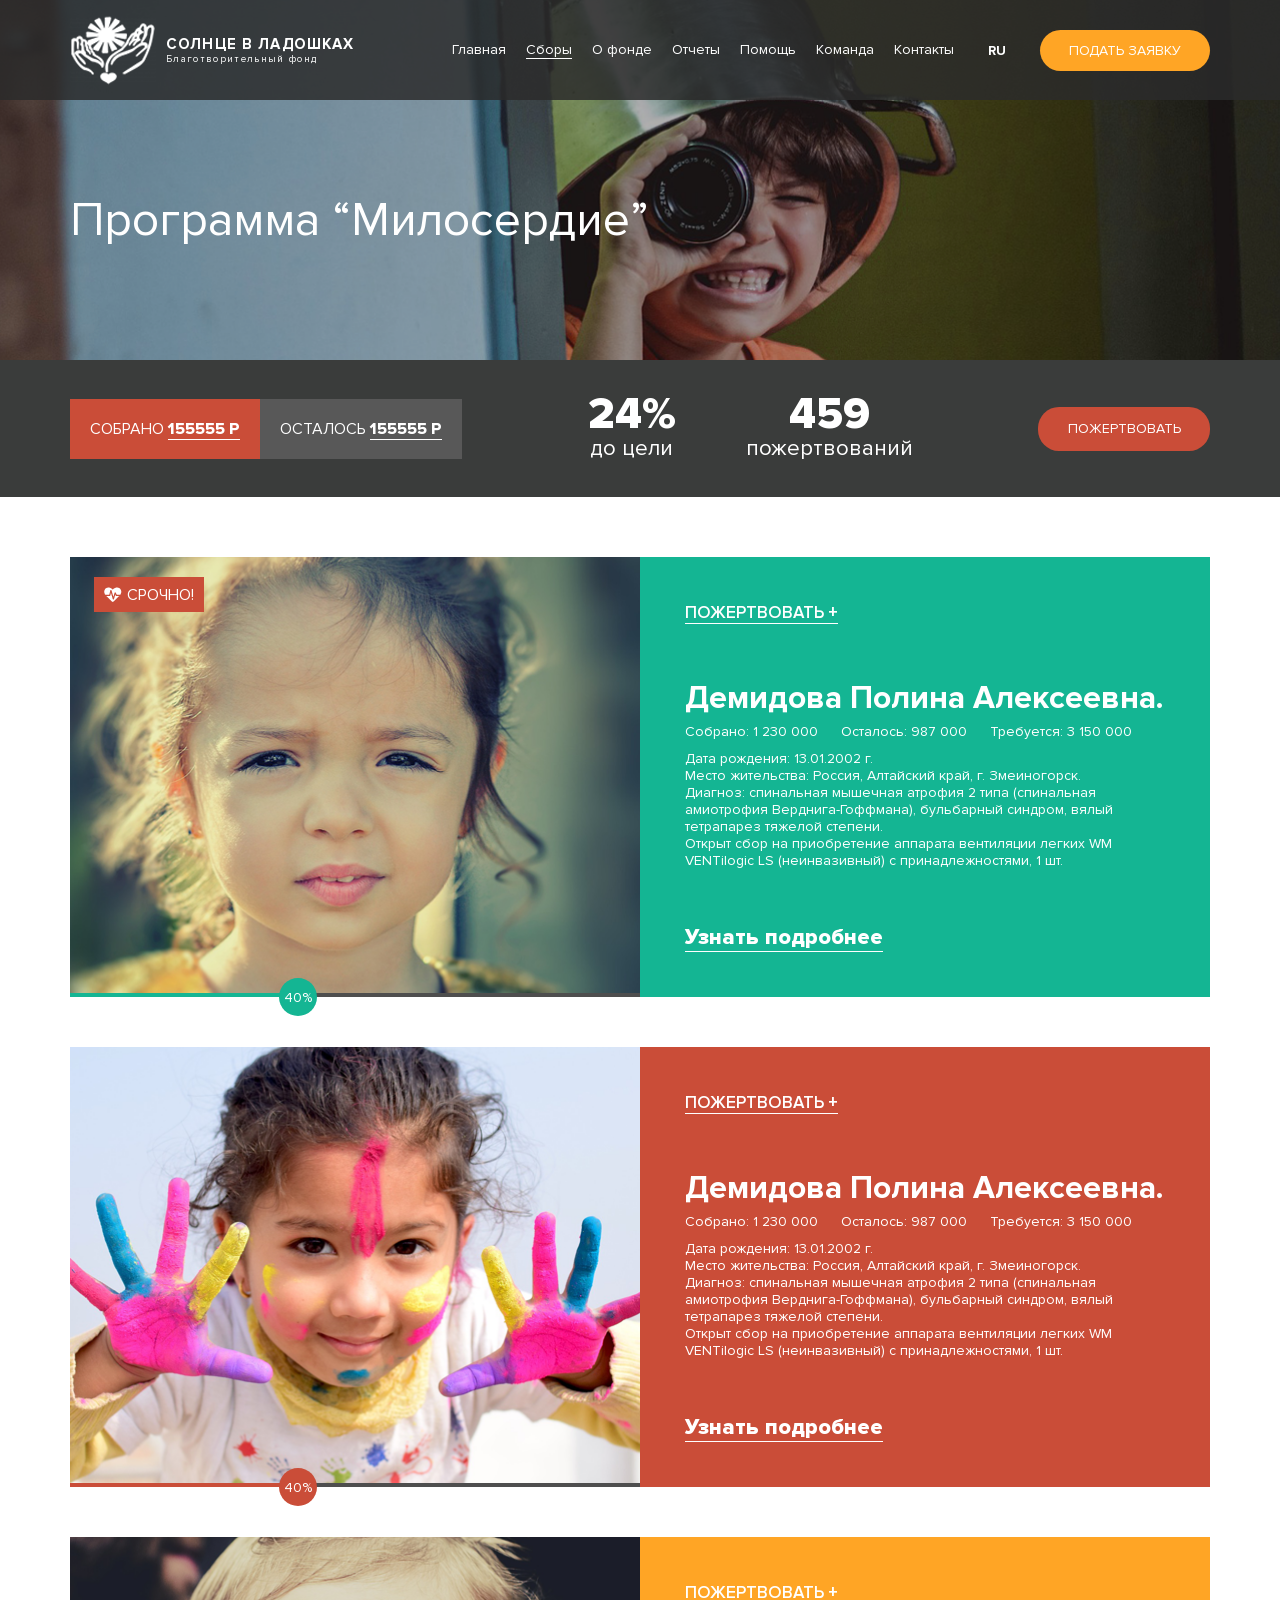
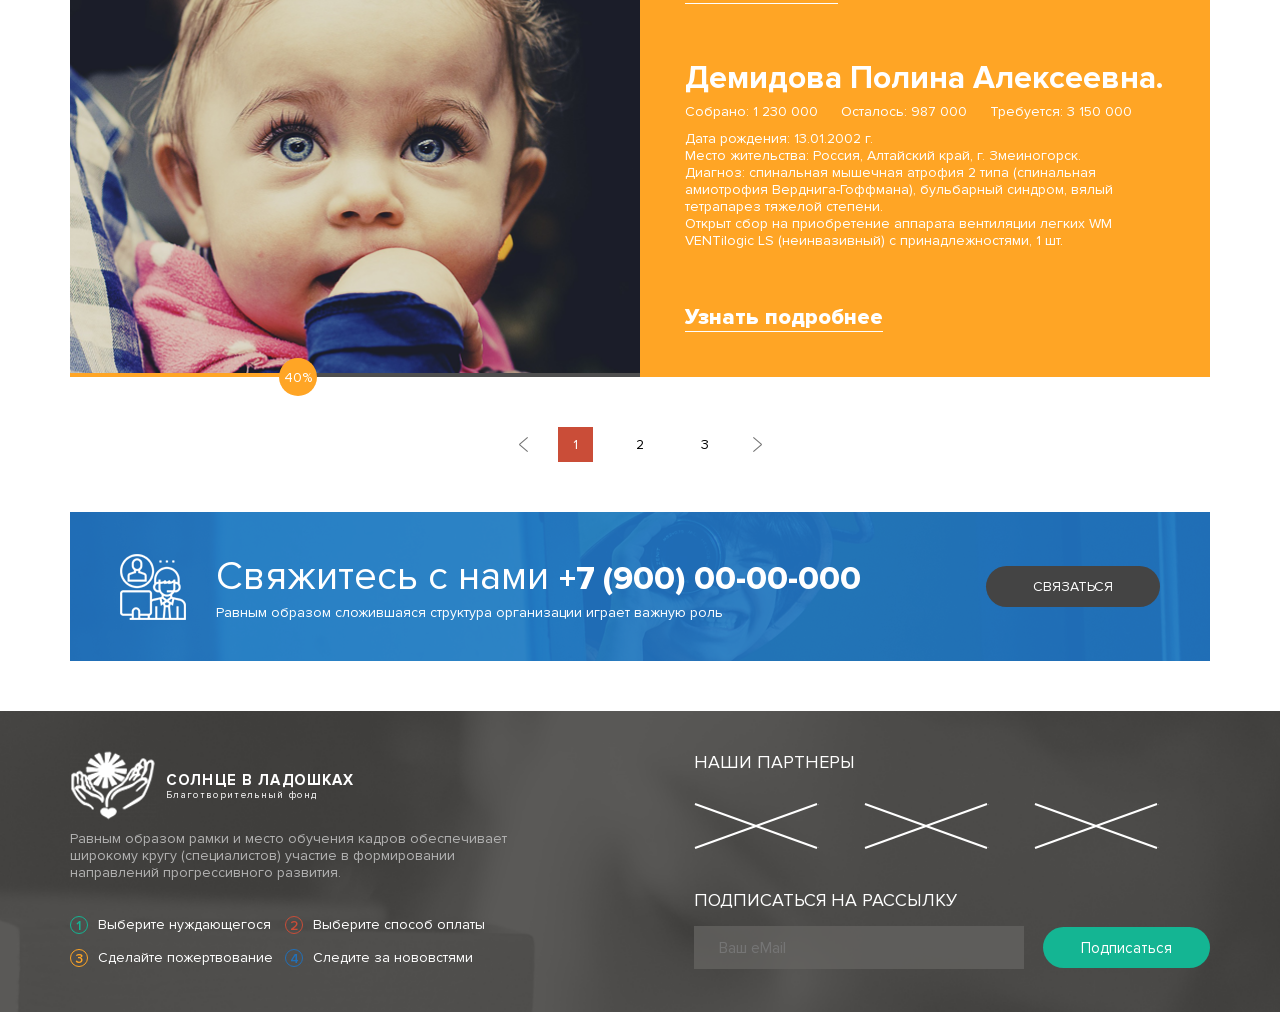
<file: dues.html>
<!DOCTYPE html>
<html lang="ru">

<head>
   <meta charset="UTF-8">
   <meta name="viewport" content="width=device-width, initial-scale=1.0">
   <meta http-equiv="X-UA-Compatible" content="ie=edge">
   <title>Document</title>
   <link rel="stylesheet" href="css/style.css">
   <link rel="stylesheet" href="fonts/Proxima Nova/stylesheet.css">
</head>

<body>

   <nav class="nav" id="nav">
      <div class="container">
         <div class="nav__logo logo">
            <img src="img/logo.png" class="logo__img">
            <div class="logo__text">
               <div class="logo__title">Солнце в ладошках</div>
               <div class="logo__subtitle">Благотворительный фонд</div>
            </div>
         </div>
         <div class="nav__control">
            <ul class="nav__elems">
               <li class="nav__elem"><a href="index.html">Главная</a></li>
               <li class="nav__elem"><a href="dues.html">Сборы</a></li>
               <li class="nav__elem"><a href="about.html">О фонде</a></li>
               <li class="nav__elem"><a href="reports.html">Отчеты</a></li>
               <li class="nav__elem"><a href="help.html">Помощь</a></li>
               <li class="nav__elem"><a href="team.html">Команда</a></li>
               <li class="nav__elem"><a href="contacts.html">Контакты</a></li>
            </ul>
            <div class="nav__burger nav-burger">
               <div class="nav-burger__line"></div>
               <div class="nav-burger__line"></div>
               <div class="nav-burger__line"></div>
            </div>
            <div class="nav__lang">RU</div>
            <button class="nav__btn main__btn">Подать заявку</button>
         </div>
      </div>
   </nav>

   <section class="header header-news" id="header">
      <div class="container">
         <h1 class="header__title">Программа “Милосердие”</h1>
      </div>
   </section>

   <section class="collected" id="collected">
      <div class="container">
         <div class="collected__content">
            <div class="collected__part collected__status">
               <div class="collected__collected">СОБРАНО <span class="extrabold underline">155555 Р</span></div>
               <div class="collected__left">ОСТАЛОСЬ <span class="extrabold underline">155555 Р</span></div>
            </div>
            <div class="collected__part collected-items__wrap">
               <div class="collected__item collected-item">
                  <div class="collected-item__title extrabold">24%</div>
                  <div class="collected-item__desc">до цели</div>
               </div>
               <div class="collected__item collected-item">
                  <div class="collected-item__title extrabold">459</div>
                  <div class="collected-item__desc">пожертвований</div>
               </div>
            </div>

            <button class="collected__part collected__btn main__btn">Пожертвовать</button>
         </div>
      </div>
   </section>

   <section class="due" id="due">
      <div class="container">
         <div class="due__wrap">
            <div class="due__block due__block--green due-block">
               <div class="due__img">
                  <div class="help-block__img--urgent">
                     <img src="img/help/heart.png" alt="">
                     СРОЧНО!
                  </div>
                  <div class="img__status">
                     <div class="img__status--wrap">
                        <div class="img__status--active"></div>
                     </div>
                     <div class="img__circle">40%</div>
                  </div>
               </div>
               <div class="due__content due__content--green">
                  <div>
                     <button class="due__donate text__btn">Пожертвовать +</button>
                  </div>
                  <div>
                     <div class="due__title">Демидова Полина Алексеевна.</div>
                     <div class="due__resources">
                        <div class="due__collected">Собрано: 1 230 000</div>
                        <div class="due__left">Осталось: 987 000</div>
                        <div class="due__need">Требуется: 3 150 000</div>
                     </div>
                     <div class="due__desc">
                        <div class="due__date">Дата рождения: 13.01.2002 г.</div>
                        <div class="due__location">Место жительства: Россия, Алтайский край, г. Змеиногорск.</div>
                        <div class="due__diagnosis">Диагноз: спинальная мышечная атрофия 2 типа (спинальная амиотрофия
                           Верднига-Гоффмана), бульбарный синдром, вялый тетрапарез тяжелой степени.</div>
                        <div class="due__text">Открыт сбор на приобретение аппарата вентиляции легких WM VENTilogic LS
                           (неинвазивный) с принадлежностями, 1 шт.</div>
                     </div>
                  </div>
                  <div>
                     <button class="due__btn text__btn extrabold">Узнать подробнее</button>
                  </div>
               </div>
            </div>
            <div class="due__block due__block--red due-block">
               <div class="due__img">
                  <div class="img__status">
                     <div class="img__status--wrap">
                        <div class="img__status--active"></div>
                     </div>
                     <div class="img__circle">40%</div>
                  </div>
               </div>
               <div class="due__content">
                  <div>
                     <button class="due__donate text__btn">Пожертвовать +</button>
                  </div>
                  <div>
                     <div class="due__title">Демидова Полина Алексеевна.</div>
                     <div class="due__resources">
                        <div class="due__collected">Собрано: 1 230 000</div>
                        <div class="due__left">Осталось: 987 000</div>
                        <div class="due__need">Требуется: 3 150 000</div>
                     </div>
                     <div class="due__desc">
                        <div class="due__date">Дата рождения: 13.01.2002 г.</div>
                        <div class="due__location">Место жительства: Россия, Алтайский край, г. Змеиногорск.</div>
                        <div class="due__diagnosis">Диагноз: спинальная мышечная атрофия 2 типа (спинальная амиотрофия
                           Верднига-Гоффмана), бульбарный синдром, вялый тетрапарез тяжелой степени.</div>
                        <div class="due__text">Открыт сбор на приобретение аппарата вентиляции легких WM VENTilogic LS
                           (неинвазивный) с принадлежностями, 1 шт.</div>
                     </div>
                  </div>
                  <div>
                     <button class="due__btn text__btn extrabold">Узнать подробнее</button>
                  </div>
               </div>
            </div>
            <div class="due__block due__block--orange due-block">
               <div class="due__img">
                  <div class="img__status">
                     <div class="img__status--wrap">
                        <div class="img__status--active"></div>
                     </div>
                     <div class="img__circle">40%</div>
                  </div>
               </div>
               <div class="due__content">
                  <div>
                     <button class="due__donate text__btn">Пожертвовать +</button>
                  </div>
                  <div>
                     <div class="due__title">Демидова Полина Алексеевна.</div>
                     <div class="due__resources">
                        <div class="due__collected">Собрано: 1 230 000</div>
                        <div class="due__left">Осталось: 987 000</div>
                        <div class="due__need">Требуется: 3 150 000</div>
                     </div>
                     <div class="due__desc">
                        <div class="due__date">Дата рождения: 13.01.2002 г.</div>
                        <div class="due__location">Место жительства: Россия, Алтайский край, г. Змеиногорск.</div>
                        <div class="due__diagnosis">Диагноз: спинальная мышечная атрофия 2 типа (спинальная амиотрофия
                           Верднига-Гоффмана), бульбарный синдром, вялый тетрапарез тяжелой степени.</div>
                        <div class="due__text">Открыт сбор на приобретение аппарата вентиляции легких WM VENTilogic LS
                           (неинвазивный) с принадлежностями, 1 шт.</div>
                     </div>
                  </div>
                  <div>
                     <button class="due__btn text__btn extrabold">Узнать подробнее</button>
                  </div>
               </div>
            </div>
         </div>
         <div class="pagination pagination-news">
            <div class="pagination__wrap">
               <img class="pagination__arrow pagination__arrow--left" src="img/pagination/left-arrow.png" alt="Назад">

               <ul class="pagination__elems">
                  <li class="pagination__elem pagination__elem--active">1</li>
                  <li class="pagination__elem">2</li>
                  <li class="pagination__elem">3</li>
               </ul>

               <img src="img/pagination/right-arrow.png" alt="Вперед"
                  class="pagination__arrow pagination__arrow--right">
            </div>
         </div>
      </div>
   </section>

   <section class="contactus contactus-news" id="contactus">
      <div class="container">
         <div class="contactus__inner">
            <div class="contactus__left">
               <img class="contactus__img" src="img/contactus/img.png" alt="">
               <div class="contactus__text">
                  <h2 class="contactus__title contactus-title">Свяжитесь с нами
                     <a href="tel:+79000000000 " class="contactus-title__tel extrabold">+7 (900) 00-00-000</a></h2>
                  <div class="contactus__subtitle">Равным образом сложившаяся структура организации играет важную роль
                  </div>
               </div>
            </div>
            <button class="contactus__btn main__btn">Связаться</button>
         </div>
      </div>
   </section>

   <footer class="footer" id="footer">
      <div class="container">
         <div class="footer__left">
            <div class="footer__logo logo">
               <img src="img/logo.png" class="logo__img">
               <div class="logo__text">
                  <div class="logo__title">Солнце в ладошках</div>
                  <div class="logo__subtitle">Благотворительный фонд</div>
               </div>
            </div>
            <div class="footer__desc">Равным образом рамки и место обучения кадров обеспечивает широкому кругу
               (специалистов) участие в формировании направлений прогрессивного развития. </div>
            <ol class="footer__choose footer-choose">
               <li class="footer-choose__item">
                  <div class="footer-choose__num">1</div>
                  <div class="footer-choose__text">Выберите нуждающегося</div>
               </li>
               <li class="footer-choose__item">
                  <div class="footer-choose__num">2</div>
                  <div class="footer-choose__text">Выберите способ оплаты</div>
               </li>
               <li class="footer-choose__item">
                  <div class="footer-choose__num">3</div>
                  <div class="footer-choose__text">Сделайте пожертвование</div>
               </li>
               <li class="footer-choose__item">
                  <div class="footer-choose__num">4</div>
                  <div class="footer-choose__text">Следите за нововстями</div>
               </li>
            </ol>
         </div>
         <div class="footer__right">
            <div class="footer-partners__title">Наши партнеры</div>
            <div class="footer__partners footer-partners">
               <div class="footer__partner"></div>
               <div class="footer__partner"></div>
               <div class="footer__partner"></div>
            </div>
            <div class="footer-form__title">Подписаться на рассылку</div>
            <form action="#" class="footer__form footer-form">
               <input placeholder="Ваш eMail" class="footer-form__input" type="text">
               <button type="submit" class="footer-form__btn main__btn">Подписаться</button>
            </form>
         </div>
      </div>
   </footer>

   <div class="responsive__menu responsive-menu">
      <ul class="responsive-menu__elems">
         <li class="responsive-menu__elem"><a href="#">Главная</a></li>
         <li class="responsive-menu__elem"><a href="#">Сборы</a></li>
         <li class="responsive-menu__elem"><a href="#">О фонде</a></li>
         <li class="responsive-menu__elem"><a href="#">Отчеты</a></li>
         <li class="responsive-menu__elem"><a href="#">Помощь</a></li>
         <li class="responsive-menu__elem"><a href="#">Команда</a></li>
         <li class="responsive-menu__elem"><a href="#">Контакты</a></li>
      </ul>
   </div>

   <script src="js/jquery.min.js"></script>
   <script src="js/main.js"></script>
</body>

</html>
</file>
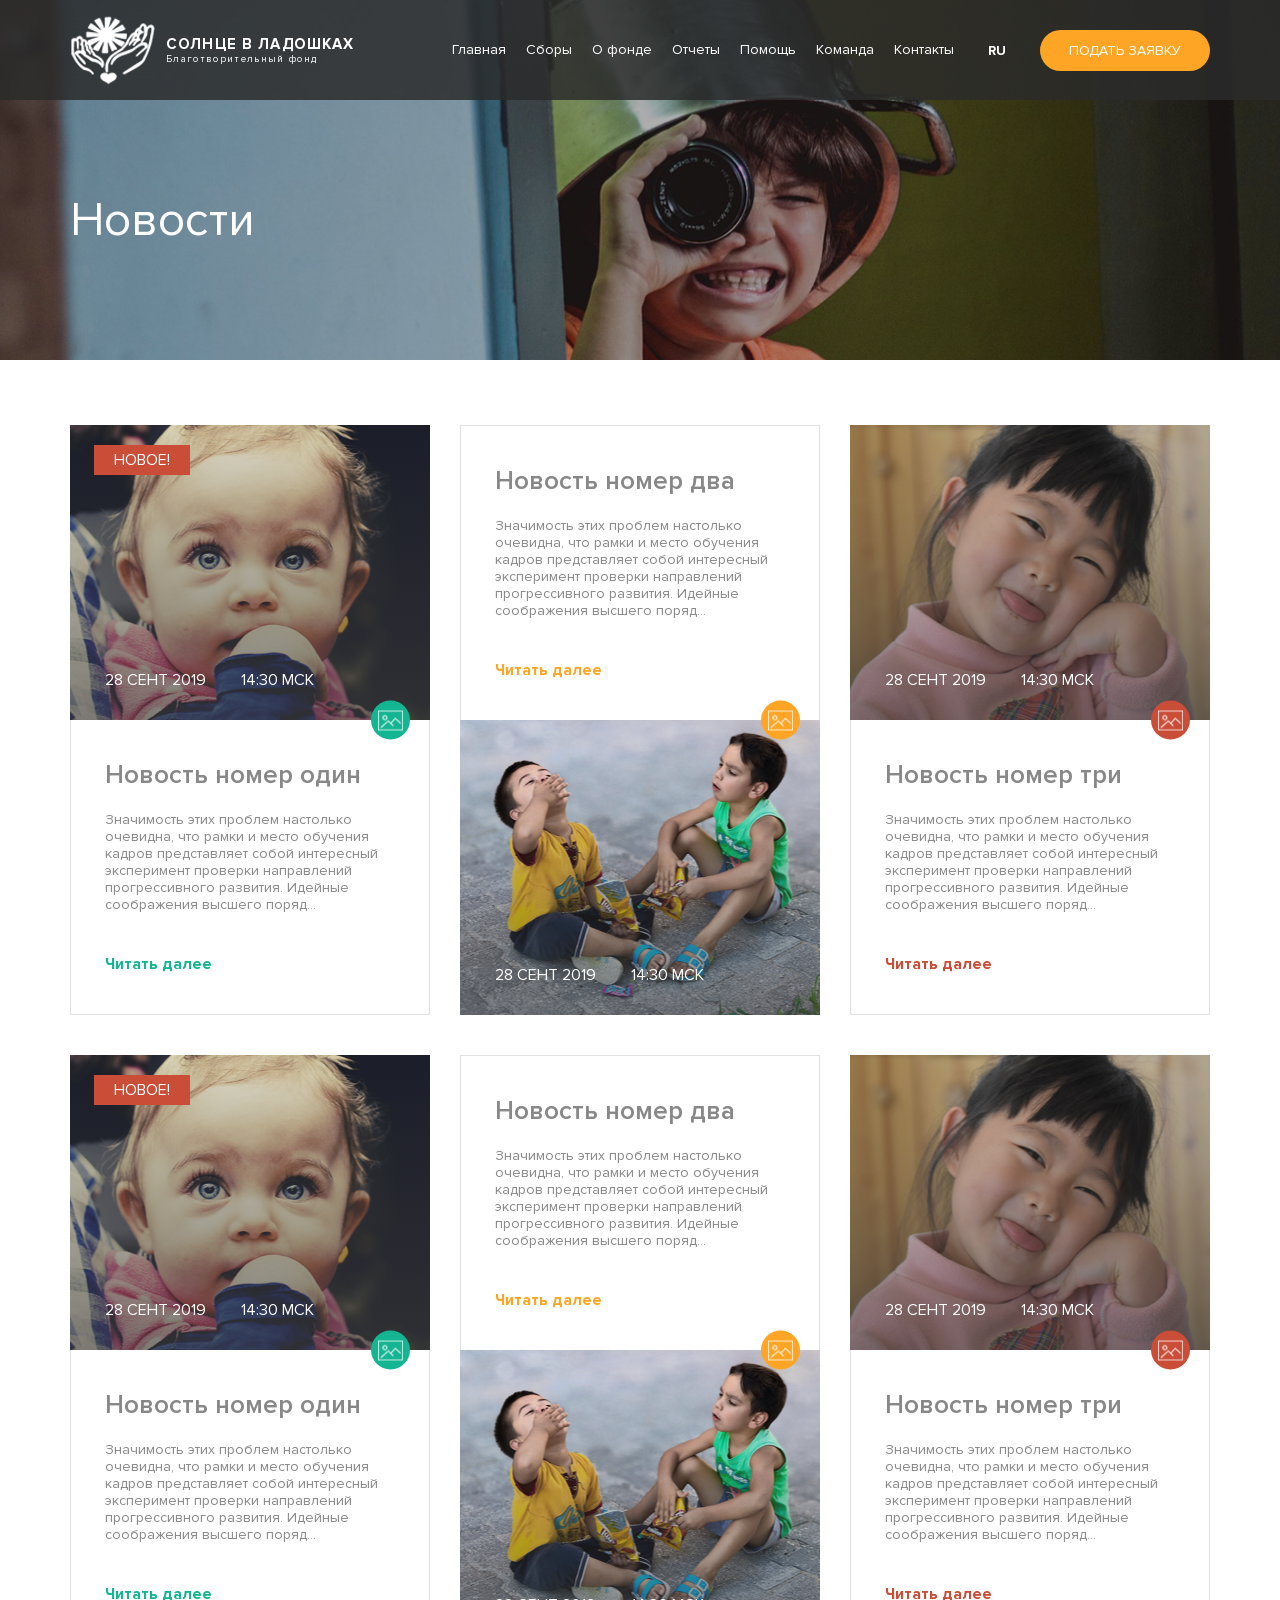
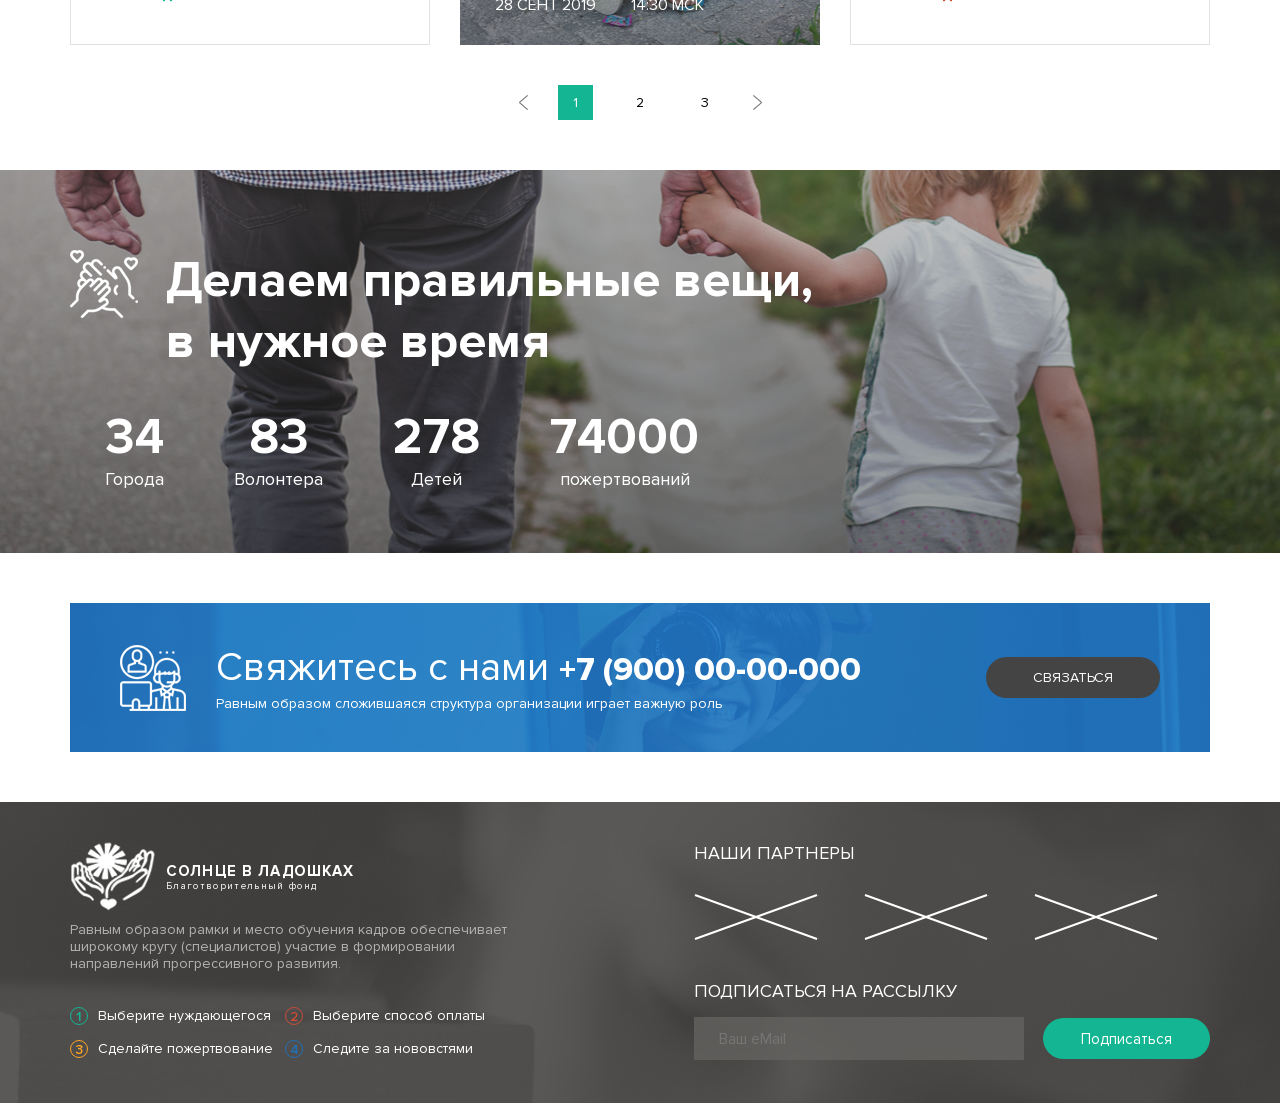
<file: news.html>
<!DOCTYPE html>
<html lang="ru">

<head>
   <meta charset="UTF-8">
   <meta name="viewport" content="width=device-width, initial-scale=1.0">
   <meta http-equiv="X-UA-Compatible" content="ie=edge">
   <title>Document</title>
   <link rel="stylesheet" href="css/style.css">
   <link rel="stylesheet" href="fonts/Proxima Nova/stylesheet.css">
</head>

<body>

   <nav class="nav" id="nav">
      <div class="container">
         <div class="nav__logo logo">
            <img src="img/logo.png" class="logo__img">
            <div class="logo__text">
               <div class="logo__title">Солнце в ладошках</div>
               <div class="logo__subtitle">Благотворительный фонд</div>
            </div>
         </div>
         <div class="nav__control">
            <ul class="nav__elems">
               <li class="nav__elem"><a href="index.html">Главная</a></li>
               <li class="nav__elem"><a href="dues.html">Сборы</a></li>
               <li class="nav__elem"><a href="about.html">О фонде</a></li>
               <li class="nav__elem"><a href="reports.html">Отчеты</a></li>
               <li class="nav__elem"><a href="help.html">Помощь</a></li>
               <li class="nav__elem"><a href="team.html">Команда</a></li>
               <li class="nav__elem"><a href="contacts.html">Контакты</a></li>
            </ul>
            <div class="nav__burger nav-burger">
               <div class="nav-burger__line"></div>
               <div class="nav-burger__line"></div>
               <div class="nav-burger__line"></div>
            </div>
            <div class="nav__lang">RU</div>
            <button class="nav__btn main__btn">Подать заявку</button>
         </div>
      </div>
   </nav>

   <section class="header header-news" id="header">
      <div class="container">
         <h1 class="header__title">Новости</h1>
      </div>
   </section>

   <section class="news news-news" id="news">
      <div class="container">
         <div class="news__content news-news__content">
            <div class="news__block news-block news-news__block">
               <div class="news-block__img news-block-img">
                  <div class="news-block-img__btn">
                     <img src="img/news/btn.png" alt="">
                  </div>
                  <div class="news-block-img__when">
                     <div class="news-block-img__date">28 СЕНТ 2019</div>
                     <div class="news-block-img__time">14:30 МСК</div>
                  </div>
                  <div class="news-block-img__urgent">
                     НОВОЕ!
                  </div>
               </div>
               <div class="news-block__content">
                  <div class="news-block__title">Новость номер один</div>
                  <div class="news-block__desc">Значимость этих проблем настолько очевидна, что рамки и место обучения
                     кадров представляет собой интересный эксперимент проверки направлений прогрессивного развития.
                     Идейные соображения высшего порядка, а также постоянный количественный рост</div>
                  <a href="#" class="news-block__btn">Читать далее</a>
               </div>
            </div>
            <div class="news__block news-block news__block--reverse">
               <div class="news-block__img news-block-img">
                  <div class="news-block-img__btn">
                     <img src="img/news/btn.png" alt="">
                  </div>
                  <div class="news-block-img__when">
                     <div class="news-block-img__date">28 СЕНТ 2019</div>
                     <div class="news-block-img__time">14:30 МСК</div>
                  </div>
               </div>
               <div class="news-block__content">
                  <div class="news-block__title">Новость номер два</div>
                  <div class="news-block__desc">Значимость этих проблем настолько очевидна, что рамки и место обучения
                     кадров представляет собой интересный эксперимент проверки направлений прогрессивного развития.
                     Идейные соображения высшего порядка, а также постоянный количественный рост</div>
                  <a href="#" class="news-block__btn">Читать далее</a>
               </div>
            </div>
            <div class="news__block news-block">
               <div class="news-block__img news-block-img">
                  <div class="news-block-img__btn">
                     <img src="img/news/btn.png" alt="">
                  </div>
                  <div class="news-block-img__when">
                     <div class="news-block-img__date">28 СЕНТ 2019</div>
                     <div class="news-block-img__time">14:30 МСК</div>
                  </div>
               </div>
               <div class="news-block__content">
                  <div class="news-block__title">Новость номер три</div>
                  <div class="news-block__desc">Значимость этих проблем настолько очевидна, что рамки и место обучения
                     кадров представляет собой интересный эксперимент проверки направлений прогрессивного развития.
                     Идейные соображения высшего порядка, а также постоянный количественный рост</div>
                  <a href="#" class="news-block__btn">Читать далее</a>
               </div>
            </div>
            <div class="news__block news-block">
               <div class="news-block__img news-block-img">
                  <div class="news-block-img__btn">
                     <img src="img/news/btn.png" alt="">
                  </div>
                  <div class="news-block-img__when">
                     <div class="news-block-img__date">28 СЕНТ 2019</div>
                     <div class="news-block-img__time">14:30 МСК</div>
                  </div>
                  <div class="news-block-img__urgent">
                     НОВОЕ!
                  </div>
               </div>
               <div class="news-block__content">
                  <div class="news-block__title">Новость номер один</div>
                  <div class="news-block__desc">Значимость этих проблем настолько очевидна, что рамки и место обучения
                     кадров представляет собой интересный эксперимент проверки направлений прогрессивного развития.
                     Идейные соображения высшего порядка, а также постоянный количественный рост</div>
                  <a href="#" class="news-block__btn">Читать далее</a>
               </div>
            </div>
            <div class="news__block news-block news__block--reverse">
               <div class="news-block__img news-block-img">
                  <div class="news-block-img__btn">
                     <img src="img/news/btn.png" alt="">
                  </div>
                  <div class="news-block-img__when">
                     <div class="news-block-img__date">28 СЕНТ 2019</div>
                     <div class="news-block-img__time">14:30 МСК</div>
                  </div>
               </div>
               <div class="news-block__content">
                  <div class="news-block__title">Новость номер два</div>
                  <div class="news-block__desc">Значимость этих проблем настолько очевидна, что рамки и место обучения
                     кадров представляет собой интересный эксперимент проверки направлений прогрессивного развития.
                     Идейные соображения высшего порядка, а также постоянный количественный рост</div>
                  <a href="#" class="news-block__btn">Читать далее</a>
               </div>
            </div>
            <div class="news__block news-block">
               <div class="news-block__img news-block-img">
                  <div class="news-block-img__btn">
                     <img src="img/news/btn.png" alt="">
                  </div>
                  <div class="news-block-img__when">
                     <div class="news-block-img__date">28 СЕНТ 2019</div>
                     <div class="news-block-img__time">14:30 МСК</div>
                  </div>
               </div>
               <div class="news-block__content">
                  <div class="news-block__title">Новость номер три</div>
                  <div class="news-block__desc">Значимость этих проблем настолько очевидна, что рамки и место обучения
                     кадров представляет собой интересный эксперимент проверки направлений прогрессивного развития.
                     Идейные соображения высшего порядка, а также постоянный количественный рост</div>
                  <a href="#" class="news-block__btn">Читать далее</a>
               </div>
            </div>
         </div>
         <div class="pagination">
            <div class="pagination__wrap">
               <img class="pagination__arrow pagination__arrow--left" src="img/pagination/left-arrow.png" alt="Назад">

               <ul class="pagination__elems">
                  <li class="pagination__elem pagination__elem--active">1</li>
                  <li class="pagination__elem">2</li>
                  <li class="pagination__elem">3</li>
               </ul>

               <img src="img/pagination/right-arrow.png" alt="Вперед"
                  class="pagination__arrow pagination__arrow--right">
            </div>
         </div>
      </div>
   </section>

   <section class="promo" id="promo">
      <div class="container">
         <div class="promo-title__wrap">
            <img src="img/promo/hands.png" class="promo-title__img">
            <h2 class="promo__title">Делаем правильные вещи,<br>
               в нужное время</h2>
         </div>
         <div class="promo__content">
            <div class="promo__item promo-item">
               <div class="promo-item__title">34</div>
               <div class="promo-item__desc">Города</div>
            </div>
            <div class="promo__item promo-item">
               <div class="promo-item__title">83</div>
               <div class="promo-item__desc">Волонтера</div>
            </div>
            <div class="promo__item promo-item">
               <div class="promo-item__title">278</div>
               <div class="promo-item__desc">Детей</div>
            </div>
            <div class="promo__item promo-item">
               <div class="promo-item__title">74000</div>
               <div class="promo-item__desc">пожертвований</div>
            </div>
         </div>
      </div>
   </section>

   <section class="contactus contactus-news" id="contactus">
      <div class="container">
         <div class="contactus__inner">
            <div class="contactus__left">
               <img class="contactus__img" src="img/contactus/img.png" alt="">
               <div class="contactus__text">
                  <h2 class="contactus__title contactus-title">Свяжитесь с нами
                     <a href="tel:+79000000000 " class="contactus-title__tel extrabold">+7 (900) 00-00-000</a></h2>
                  <div class="contactus__subtitle">Равным образом сложившаяся структура организации играет важную роль
                  </div>
               </div>
            </div>
            <button class="contactus__btn main__btn">Связаться</button>
         </div>
      </div>
   </section>

   <footer class="footer" id="footer">
      <div class="container">
         <div class="footer__left">
            <div class="footer__logo logo">
               <img src="img/logo.png" class="logo__img">
               <div class="logo__text">
                  <div class="logo__title">Солнце в ладошках</div>
                  <div class="logo__subtitle">Благотворительный фонд</div>
               </div>
            </div>
            <div class="footer__desc">Равным образом рамки и место обучения кадров обеспечивает широкому кругу
               (специалистов) участие в формировании направлений прогрессивного развития. </div>
            <ol class="footer__choose footer-choose">
               <li class="footer-choose__item">
                  <div class="footer-choose__num">1</div>
                  <div class="footer-choose__text">Выберите нуждающегося</div>
               </li>
               <li class="footer-choose__item">
                  <div class="footer-choose__num">2</div>
                  <div class="footer-choose__text">Выберите способ оплаты</div>
               </li>
               <li class="footer-choose__item">
                  <div class="footer-choose__num">3</div>
                  <div class="footer-choose__text">Сделайте пожертвование</div>
               </li>
               <li class="footer-choose__item">
                  <div class="footer-choose__num">4</div>
                  <div class="footer-choose__text">Следите за нововстями</div>
               </li>
            </ol>
         </div>
         <div class="footer__right">
            <div class="footer-partners__title">Наши партнеры</div>
            <div class="footer__partners footer-partners">
               <div class="footer__partner"></div>
               <div class="footer__partner"></div>
               <div class="footer__partner"></div>
            </div>
            <div class="footer-form__title">Подписаться на рассылку</div>
            <form action="#" class="footer__form footer-form">
               <input placeholder="Ваш eMail" class="footer-form__input" type="text">
               <button type="submit" class="footer-form__btn main__btn">Подписаться</button>
            </form>
         </div>
      </div>
   </footer>

   <div class="responsive__menu responsive-menu">
      <ul class="responsive-menu__elems">
         <li class="responsive-menu__elem"><a href="#">Главная</a></li>
         <li class="responsive-menu__elem"><a href="#">Сборы</a></li>
         <li class="responsive-menu__elem"><a href="#">О фонде</a></li>
         <li class="responsive-menu__elem"><a href="#">Отчеты</a></li>
         <li class="responsive-menu__elem"><a href="#">Помощь</a></li>
         <li class="responsive-menu__elem"><a href="#">Команда</a></li>
         <li class="responsive-menu__elem"><a href="#">Контакты</a></li>
      </ul>
   </div>

   <script src="js/jquery.min.js"></script>
   <script src="js/main.js"></script>
</body>

</html>
</file>
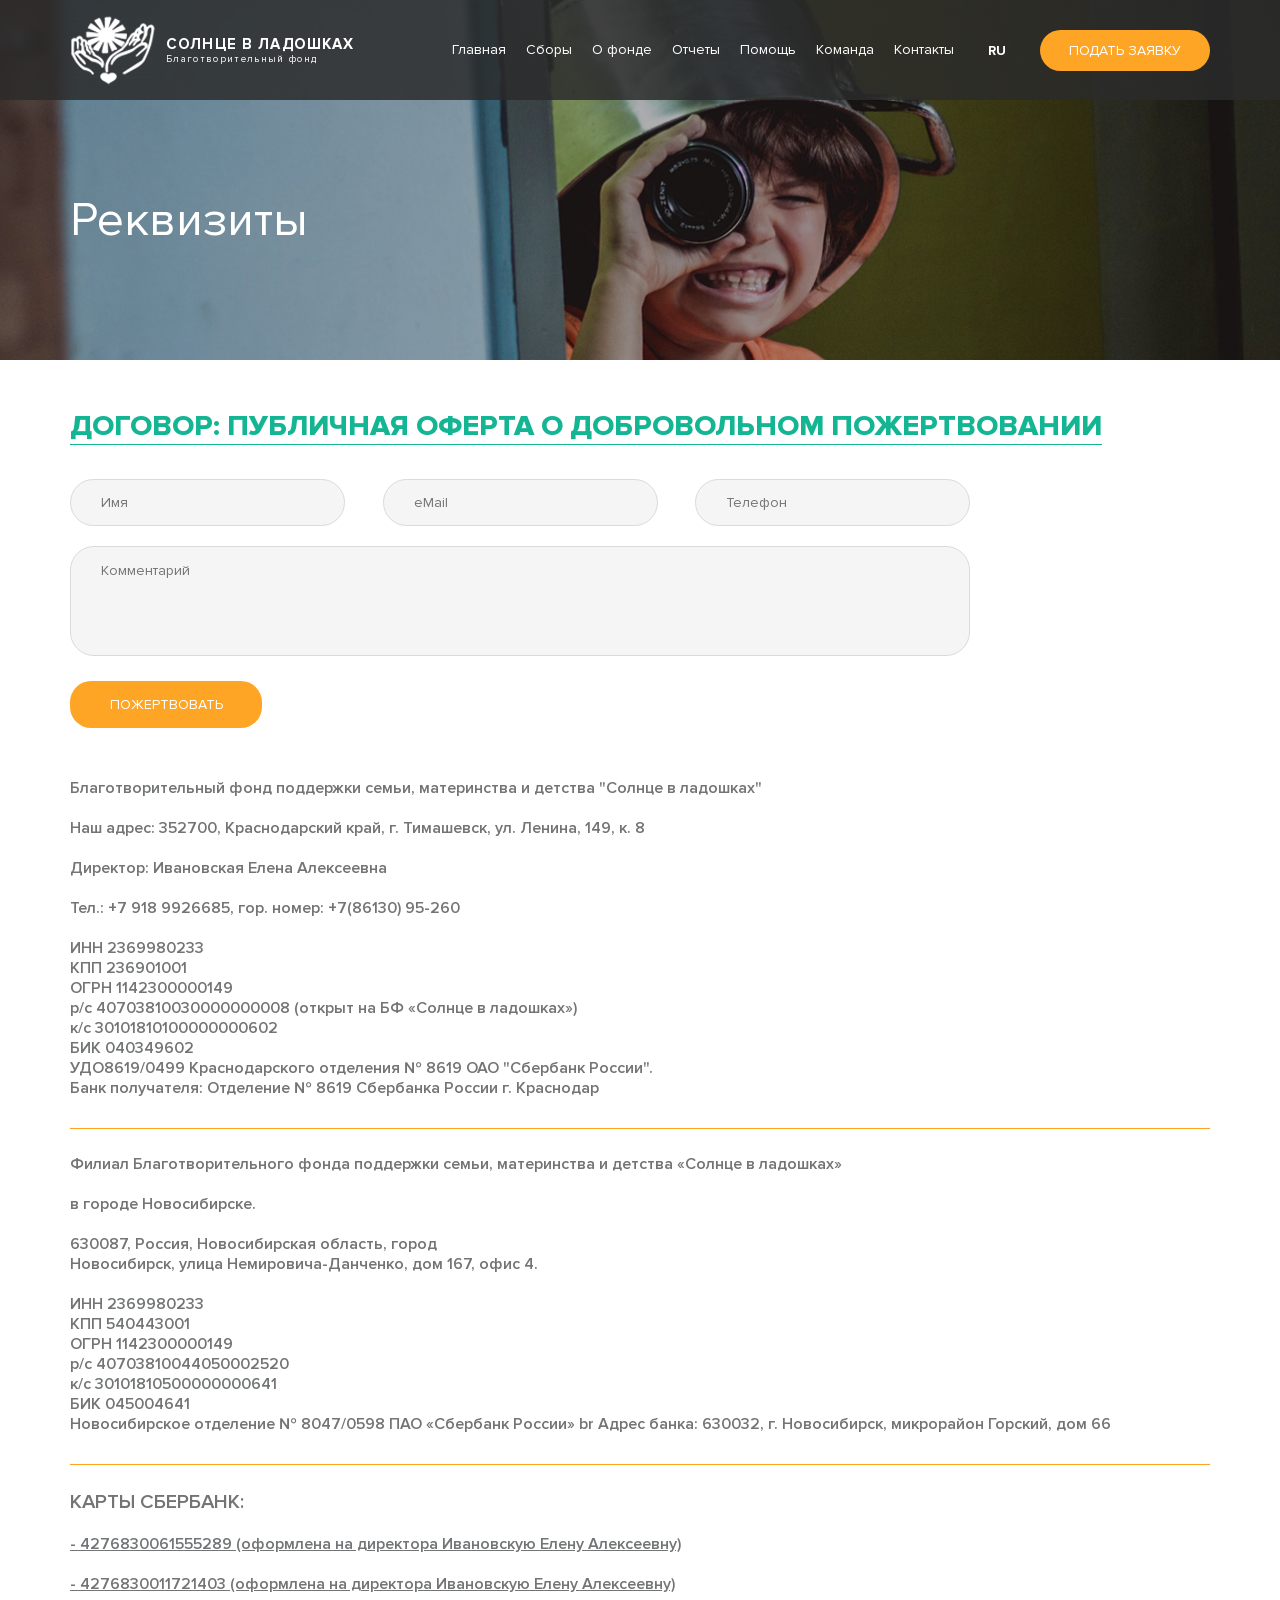
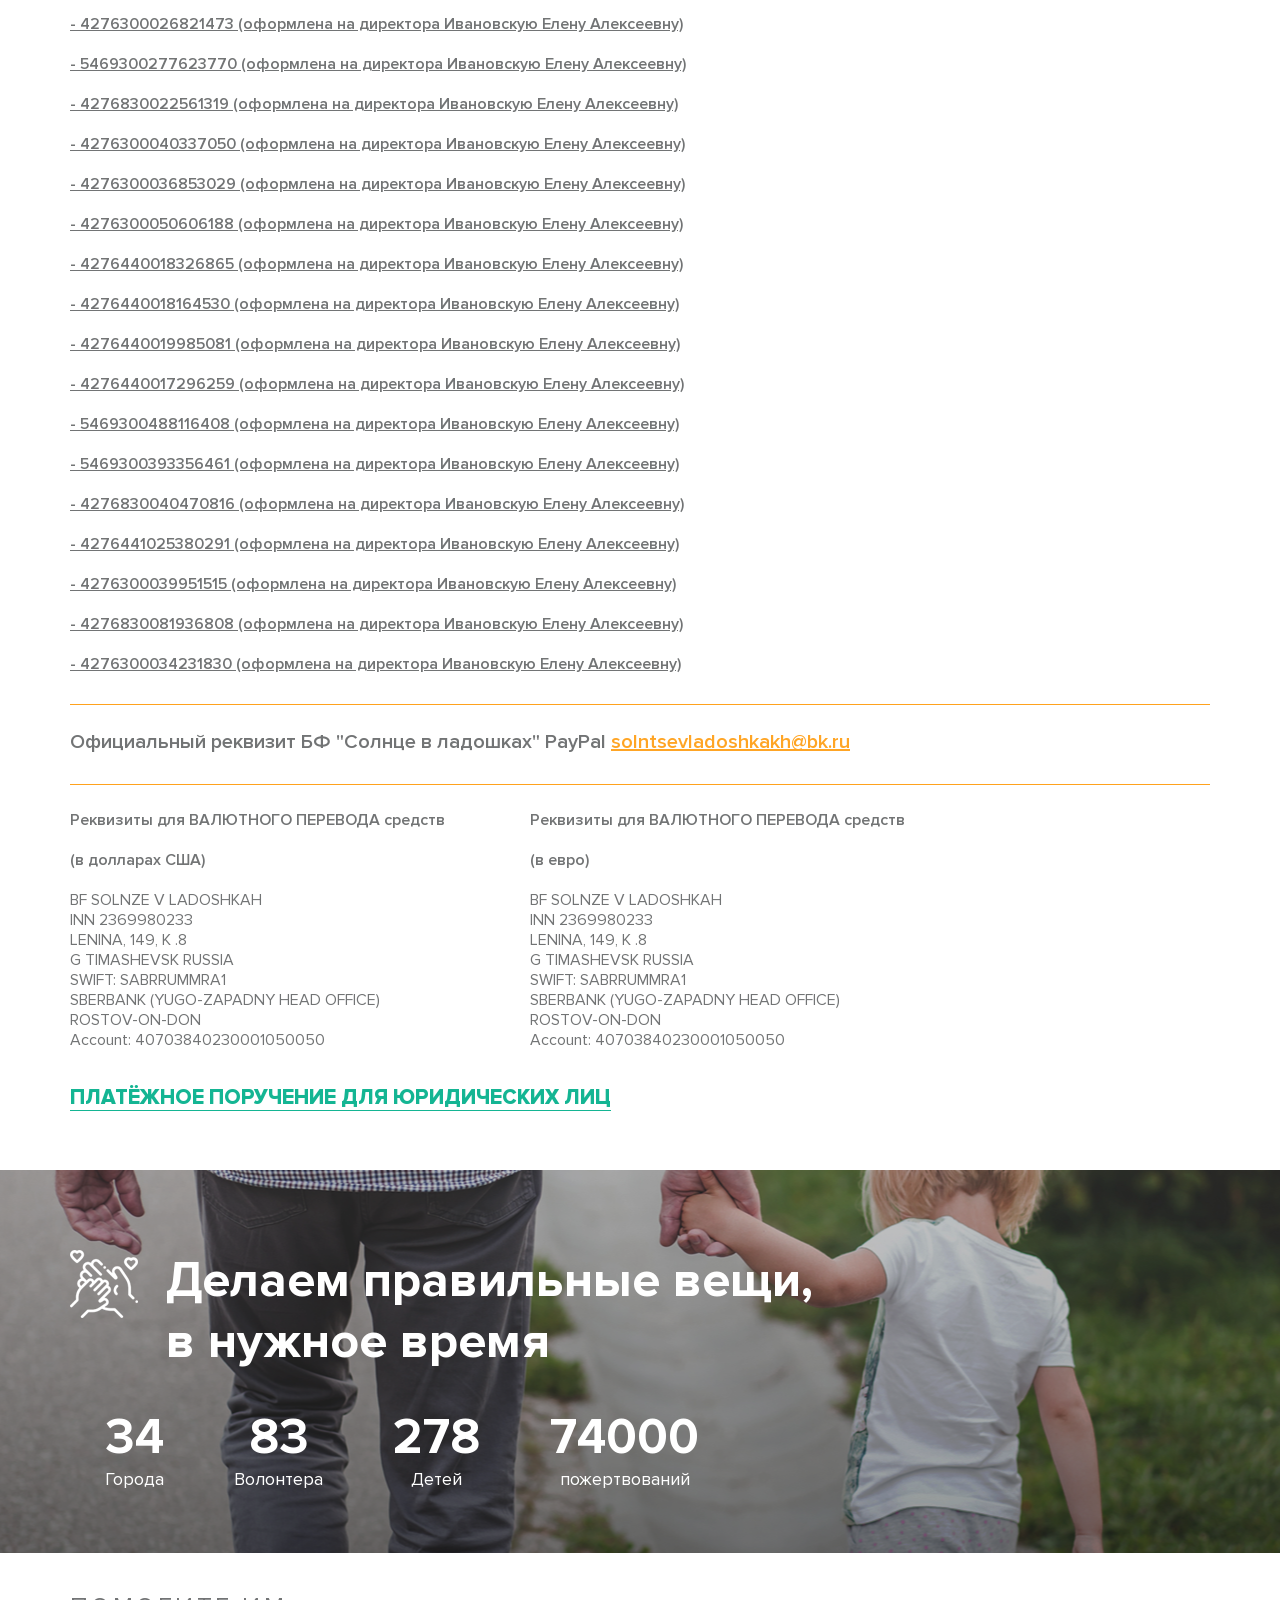
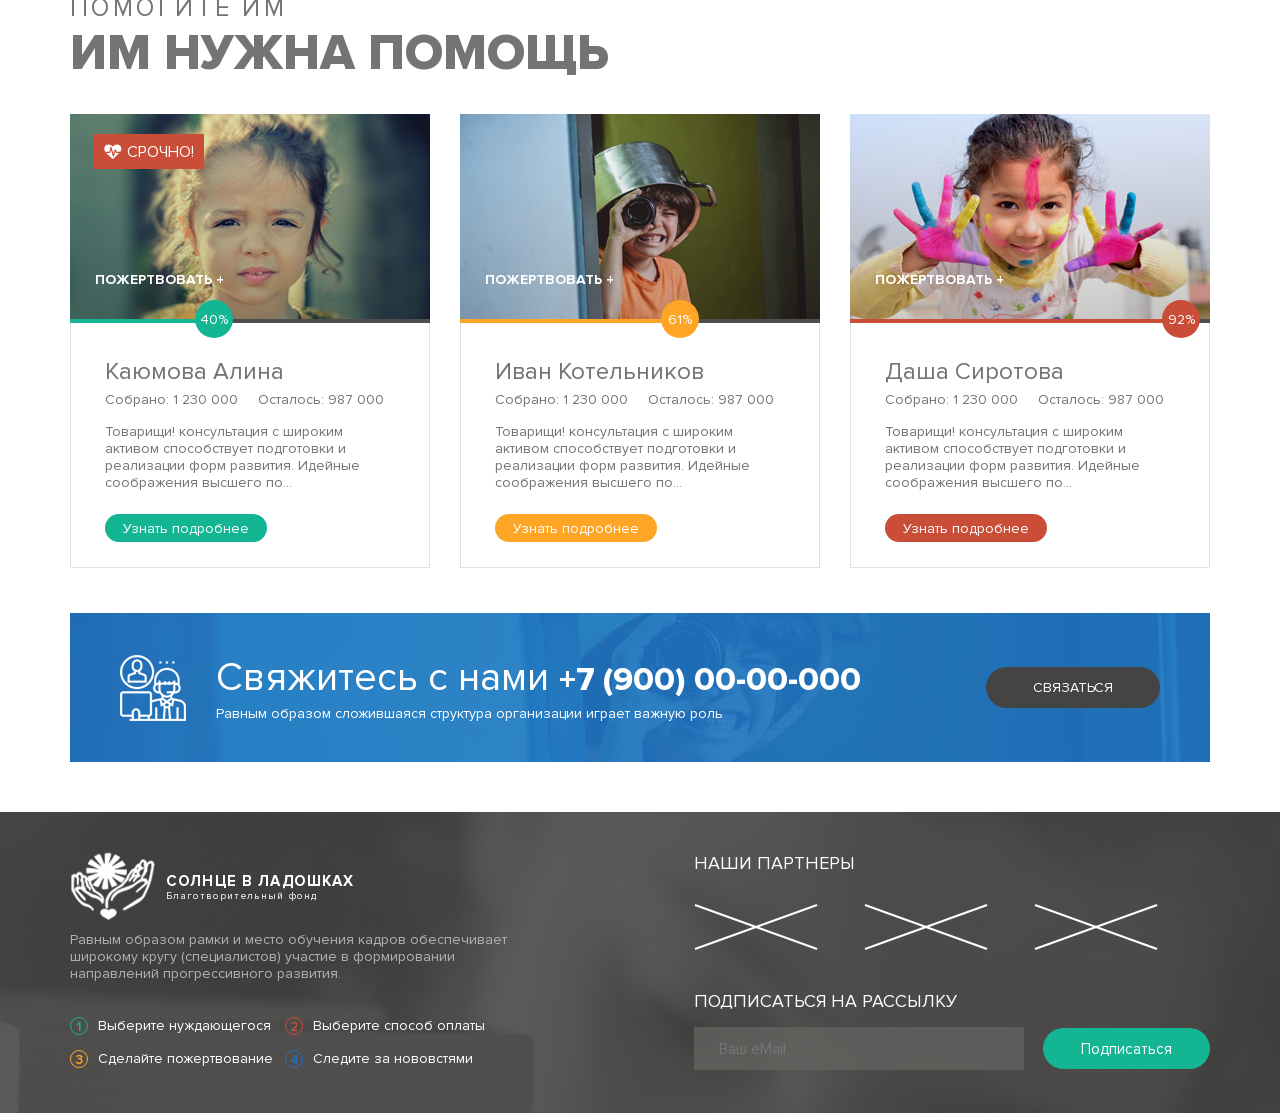
<file: requisites.html>
<!DOCTYPE html>
<html lang="ru">

<head>
   <meta charset="UTF-8">
   <meta name="viewport" content="width=device-width, initial-scale=1.0">
   <meta http-equiv="X-UA-Compatible" content="ie=edge">
   <title>Document</title>
   <link rel="stylesheet" href="css/style.css">
   <link rel="stylesheet" href="fonts/Proxima Nova/stylesheet.css">
</head>

<body>

   <nav class="nav" id="nav">
      <div class="container">
         <div class="nav__logo logo">
            <img src="img/logo.png" class="logo__img">
            <div class="logo__text">
               <div class="logo__title">Солнце в ладошках</div>
               <div class="logo__subtitle">Благотворительный фонд</div>
            </div>
         </div>
         <div class="nav__control">
            <ul class="nav__elems">
               <li class="nav__elem"><a href="index.html">Главная</a></li>
               <li class="nav__elem"><a href="dues.html">Сборы</a></li>
               <li class="nav__elem"><a href="about.html">О фонде</a></li>
               <li class="nav__elem"><a href="reports.html">Отчеты</a></li>
               <li class="nav__elem"><a href="help.html">Помощь</a></li>
               <li class="nav__elem"><a href="team.html">Команда</a></li>
               <li class="nav__elem"><a href="contacts.html">Контакты</a></li>
            </ul>
            <div class="nav__burger nav-burger">
               <div class="nav-burger__line"></div>
               <div class="nav-burger__line"></div>
               <div class="nav-burger__line"></div>
            </div>
            <div class="nav__lang">RU</div>
            <button class="nav__btn main__btn">Подать заявку</button>
         </div>
      </div>
   </nav>

   <section class="header header-news" id="header">
      <div class="container">
         <h1 class="header__title">Реквизиты</h1>
      </div>
   </section>

   <section class="support requisites">
      <div class="container">
         <div class="requisites__title--wrap">
            <h2 class="requisites__title extrabold"><a href="#">ДОГОВОР: ПУБЛИЧНАЯ ОФЕРТА О ДОБРОВОЛЬНОМ
                  ПОЖЕРТВОВАНИИ</a>
            </h2>
         </div>
         <form action="#" class="rounded__form requisites__form">
            <input placeholder="Имя" type="text" class="rounded__input">
            <input placeholder="eMail" type="text" class="rounded__input">
            <input placeholder="Телефон" type="text" class="rounded__input">
            <textarea placeholder="Комментарий" cols="30" rows="10" class="rounded__textarea"></textarea>
            <button class="main__btn rounded__button">пожертвовать</button>
         </form>
         <p class="support__text--semibold underline-orange">
            Благотворительный фонд поддержки семьи, материнства и детства "Солнце в ладошках" <br>
            <br>
            Наш адрес: 352700, Краснодарский край, г. Тимашевск, ул. Ленина, 149, к. 8 <br>
            <br>
            Директор: Ивановская Елена Алексеевна <br>
            <br>
            Тел.: +7 918 9926685, гор. номер: +7(86130) 95-260 <br>
            <br>
            ИНН 2369980233 <br>
            КПП 236901001 <br>
            ОГРН 1142300000149 <br>
            р/с 40703810030000000008 (открыт на БФ «Солнце в ладошках») <br>
            к/с 30101810100000000602 <br>
            БИК 040349602 <br>
            УДО8619/0499 Краснодарского отделения № 8619 ОАО "Сбербанк России". <br>
            Банк получателя: Отделение № 8619 Сбербанка России г. Краснодар
         </p>
         <p class="support__text--semibold underline-orange">
            Филиал Благотворительного фонда поддержки семьи, материнства и детства «Солнце в ладошках» <br>
            <br>
            в городе Новосибирске. <br>
            <br>
            630087, Россия, Новосибирская область, город <br>
            Новосибирск, улица Немировича-Данченко, дом 167, офис 4. <br>
            <br>
            ИНН 2369980233 <br>
            КПП 540443001 <br>
            ОГРН 1142300000149 <br>
            р/с 40703810044050002520 <br>
            к/с 30101810500000000641 <br>
            БИК 045004641 <br>
            Новосибирское отделение № 8047/0598 ПАО «Сбербанк России» br
            Адрес банка: 630032, г. Новосибирск, микрорайон Горский, дом 66
         </p>
         <span class="requisites-card__title">КАРТЫ СБЕРБАНК:</span> <br>
         <br>
         <p class="requisites__card support__text--semibold underline-orange">
            - 4276830061555289 (оформлена на директора Ивановскую Елену Алексеевну)<br>
            <br>
            - 4276830011721403 (оформлена на директора Ивановскую Елену Алексеевну)<br>
            <br>
            - 4276300026821473 (оформлена на директора Ивановскую Елену Алексеевну)<br>
            <br>
            - 5469300277623770 (оформлена на директора Ивановскую Елену Алексеевну)<br>
            <br>
            - 4276830022561319 (оформлена на директора Ивановскую Елену Алексеевну)<br>
            <br>
            - 4276300040337050 (оформлена на директора Ивановскую Елену Алексеевну)<br>
            <br>
            - 4276300036853029 (оформлена на директора Ивановскую Елену Алексеевну)<br>
            <br>
            - 4276300050606188 (оформлена на директора Ивановскую Елену Алексеевну)<br>
            <br>
            - 4276440018326865 (оформлена на директора Ивановскую Елену Алексеевну)<br>
            <br>
            - 4276440018164530 (оформлена на директора Ивановскую Елену Алексеевну)<br>
            <br>
            - 4276440019985081 (оформлена на директора Ивановскую Елену Алексеевну)<br>
            <br>
            - 4276440017296259 (оформлена на директора Ивановскую Елену Алексеевну)<br>
            <br>
            - 5469300488116408 (оформлена на директора Ивановскую Елену Алексеевну)<br>
            <br>
            - 5469300393356461 (оформлена на директора Ивановскую Елену Алексеевну)<br>
            <br>
            - 4276830040470816 (оформлена на директора Ивановскую Елену Алексеевну)<br>
            <br>
            - 4276441025380291 (оформлена на директора Ивановскую Елену Алексеевну)<br>
            <br>
            - 4276300039951515 (оформлена на директора Ивановскую Елену Алексеевну)<br>
            <br>
            - 4276830081936808 (оформлена на директора Ивановскую Елену Алексеевну)<br>
            <br>
            - 4276300034231830 (оформлена на директора Ивановскую Елену Алексеевну)<br>
         </p>
         <p class="support__text--semibold requisites__email underline-orange">Официальный реквизит БФ "Солнце в
            ладошках" PayРal <a href="mailto:solntsevladoshkakh@bk.ru">solntsevladoshkakh@bk.ru</a></p>

         <div class="support__text requisites__currency">
            <div class="requisites__dollar requisites-dollar__text">
               <div class="semibold">
                  Реквизиты для ВАЛЮТНОГО ПЕРЕВОДА средств <br>
                  <br>
                  (в долларах США)
               </div>
               <br>
               <div class="requisites-dollar__text">
                  BF SOLNZE V LADOSHKAH <br>
                  INN 2369980233 <br>
                  LENINA, 149, К .8​ <br>
                  G TIMASHEVSK RUSSIA <br>
                  SWIFT: SABRRUMMRA1 <br>
                  SBERBANK (YUGO-ZAPADNY HEAD OFFICE) <br>
                  ROSTOV-ON-DON <br>
                  Account: 40703840230001050050
               </div>
            </div>
            <div class="requisites__euro requisites-euro">
               <div class="semibold">
                  Реквизиты для ВАЛЮТНОГО ПЕРЕВОДА средств <br>
                  <br>
                  (в евро)
               </div>
               <br>
               <div class="requisites-euro__text">
                  BF SOLNZE V LADOSHKAH <br>
                  INN 2369980233 <br>
                  LENINA, 149, К .8​ <br>
                  G TIMASHEVSK RUSSIA <br>
                  SWIFT: SABRRUMMRA1 <br>
                  SBERBANK (YUGO-ZAPADNY HEAD OFFICE) <br>
                  ROSTOV-ON-DON <br>
                  Account: 40703840230001050050
               </div>
            </div>
         </div>
         <div class="requisites__title--wrap">
            <h2 class="requisites__title--bottom extrabold"><a href="#">Платёжное поручение для Юридических лиц</a>
            </h2>
         </div>
      </div>
   </section>

   <section class="promo" id="promo">
      <div class="container">
         <div class="promo-title__wrap">
            <img src="img/promo/hands.png" class="promo-title__img">
            <h2 class="promo__title">Делаем правильные вещи,<br>
               в нужное время</h2>
         </div>
         <div class="promo__content">
            <div class="promo__item promo-item">
               <div class="promo-item__title">34</div>
               <div class="promo-item__desc">Города</div>
            </div>
            <div class="promo__item promo-item">
               <div class="promo-item__title">83</div>
               <div class="promo-item__desc">Волонтера</div>
            </div>
            <div class="promo__item promo-item">
               <div class="promo-item__title">278</div>
               <div class="promo-item__desc">Детей</div>
            </div>
            <div class="promo__item promo-item">
               <div class="promo-item__title">74000</div>
               <div class="promo-item__desc">пожертвований</div>
            </div>
         </div>
      </div>
   </section>

   <section class="help" id="help">
      <div class="container">
         <h3 class="section__subtitle help__subtitle">Помогите им</h3>
         <h2 class="section__title help__title">Им нужна помощь</h2>
         <div class="help__wrap">
            <div class="help__block help-block">
               <div class="help-block__img">
                  <a href="#" class="help-block__img__donate">Пожертвовать +</a>
                  <div class="help-block__img--urgent">
                     <img src="img/help/heart.png" alt="">
                     СРОЧНО!
                  </div>
               </div>
               <div class="help-block__status">
                  <div class="help-block__status--active"></div>
                  <div class="help-block__circle">40%</div>
               </div>
               <div class="help-block__content">
                  <div class="help-block__title">Каюмова Алина</div>
                  <div class="help-block__state">
                     <div class="help-block__collected">Собрано: 1 230 000</div>
                     <div class="help-block__left">Осталось: 987 000</div>
                  </div>
                  <div class="help-block__desc">Товарищи! консультация с широким активом способствует подготовки и
                     реализации форм развития. Идейные соображения высшего порядка, а также начало</div>
                  <button class="help-block__btn main__btn">Узнать подробнее</button>
               </div>
            </div>
            <div class="help__block help-block">
               <div class="help-block__img">
                  <a href="#" class="help-block__img__donate">Пожертвовать +</a>
               </div>
               <div class="help-block__status">
                  <div class="help-block__status--active"></div>
                  <div class="help-block__circle">61%</div>
               </div>
               <div class="help-block__content">
                  <div class="help-block__title">Иван Котельников</div>
                  <div class="help-block__state">
                     <div class="help-block__collected">Собрано: 1 230 000</div>
                     <div class="help-block__left">Осталось: 987 000</div>
                  </div>
                  <div class="help-block__desc">Товарищи! консультация с широким активом способствует подготовки и
                     реализации форм развития. Идейные соображения высшего порядка, а также начало</div>
                  <button class="help-block__btn main__btn">Узнать подробнее</button>
               </div>
            </div>
            <div class="help__block help-block">
               <div class="help-block__img">
                  <a href="#" class="help-block__img__donate">Пожертвовать +</a>
               </div>
               <div class="help-block__status">
                  <div class="help-block__status--active"></div>
                  <div class="help-block__circle">92%</div>
               </div>
               <div class="help-block__content">
                  <div class="help-block__title">Даша Сиротова</div>
                  <div class="help-block__state">
                     <div class="help-block__collected">Собрано: 1 230 000</div>
                     <div class="help-block__left">Осталось: 987 000</div>
                  </div>
                  <div class="help-block__desc">Товарищи! консультация с широким активом способствует подготовки и
                     реализации форм развития. Идейные соображения высшего порядка, а также начало</div>
                  <button class="help-block__btn main__btn">Узнать подробнее</button>
               </div>
            </div>
         </div>
      </div>
   </section>

   <section class="contactus contactus-support" id="contactus">
      <div class="container">
         <div class="contactus__inner">
            <div class="contactus__left">
               <img class="contactus__img" src="img/contactus/img.png" alt="">
               <div class="contactus__text">
                  <h2 class="contactus__title contactus-title">Свяжитесь с нами
                     <a href="tel:+79000000000 " class="contactus-title__tel extrabold">+7 (900) 00-00-000</a></h2>
                  <div class="contactus__subtitle">Равным образом сложившаяся структура организации играет важную роль
                  </div>
               </div>
            </div>
            <button class="contactus__btn main__btn">Связаться</button>
         </div>
      </div>
   </section>

   <footer class="footer" id="footer">
      <div class="container">
         <div class="footer__left">
            <div class="footer__logo logo">
               <img src="img/logo.png" class="logo__img">
               <div class="logo__text">
                  <div class="logo__title">Солнце в ладошках</div>
                  <div class="logo__subtitle">Благотворительный фонд</div>
               </div>
            </div>
            <div class="footer__desc">Равным образом рамки и место обучения кадров обеспечивает широкому кругу
               (специалистов) участие в формировании направлений прогрессивного развития. </div>
            <ol class="footer__choose footer-choose">
               <li class="footer-choose__item">
                  <div class="footer-choose__num">1</div>
                  <div class="footer-choose__text">Выберите нуждающегося</div>
               </li>
               <li class="footer-choose__item">
                  <div class="footer-choose__num">2</div>
                  <div class="footer-choose__text">Выберите способ оплаты</div>
               </li>
               <li class="footer-choose__item">
                  <div class="footer-choose__num">3</div>
                  <div class="footer-choose__text">Сделайте пожертвование</div>
               </li>
               <li class="footer-choose__item">
                  <div class="footer-choose__num">4</div>
                  <div class="footer-choose__text">Следите за нововстями</div>
               </li>
            </ol>
         </div>
         <div class="footer__right">
            <div class="footer-partners__title">Наши партнеры</div>
            <div class="footer__partners footer-partners">
               <div class="footer__partner"></div>
               <div class="footer__partner"></div>
               <div class="footer__partner"></div>
            </div>
            <div class="footer-form__title">Подписаться на рассылку</div>
            <form action="#" class="footer__form footer-form">
               <input placeholder="Ваш eMail" class="footer-form__input" type="text">
               <button type="submit" class="footer-form__btn main__btn">Подписаться</button>
            </form>
         </div>
      </div>
   </footer>

   <div class="responsive__menu responsive-menu">
      <ul class="responsive-menu__elems">
         <li class="responsive-menu__elem"><a href="#">Главная</a></li>
         <li class="responsive-menu__elem"><a href="#">Сборы</a></li>
         <li class="responsive-menu__elem"><a href="#">О фонде</a></li>
         <li class="responsive-menu__elem"><a href="#">Отчеты</a></li>
         <li class="responsive-menu__elem"><a href="#">Помощь</a></li>
         <li class="responsive-menu__elem"><a href="#">Команда</a></li>
         <li class="responsive-menu__elem"><a href="#">Контакты</a></li>
      </ul>
   </div>

   <script src="js/jquery.min.js"></script>
   <script src="js/main.js"></script>
</body>

</html>
</file>
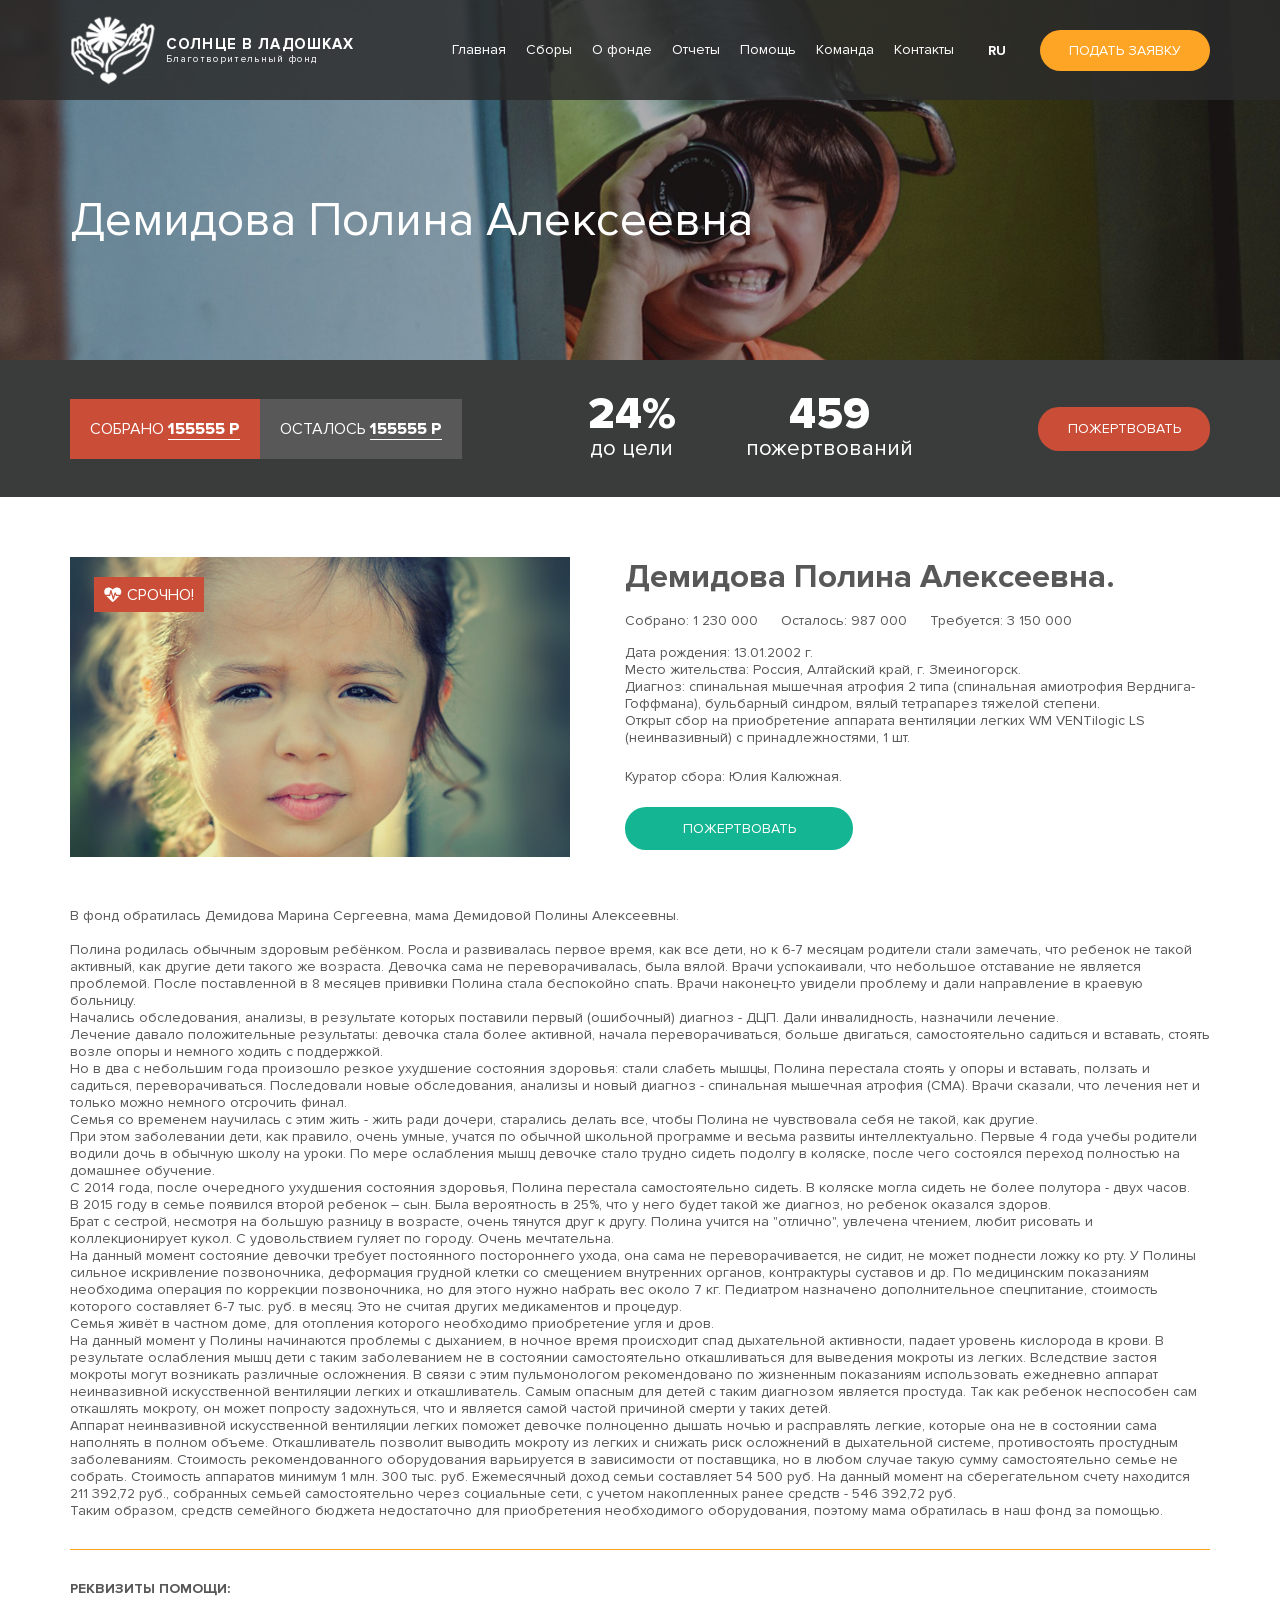
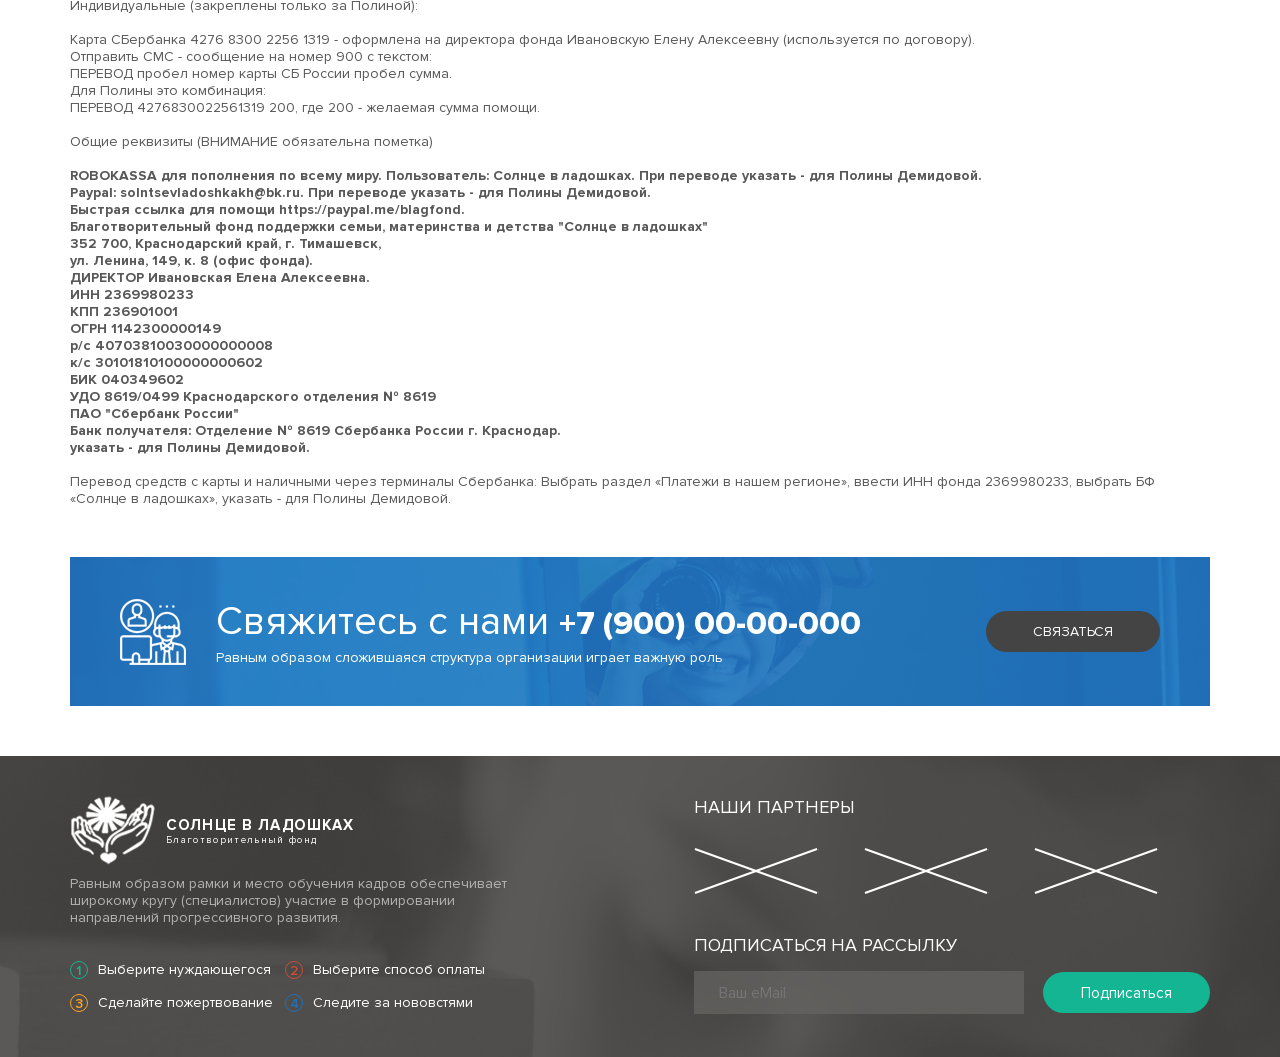
<file: single-dues.html>
<!DOCTYPE html>
<html lang="ru">

<head>
   <meta charset="UTF-8">
   <meta name="viewport" content="width=device-width, initial-scale=1.0">
   <meta http-equiv="X-UA-Compatible" content="ie=edge">
   <title>Document</title>
   <link rel="stylesheet" href="css/style.css">
   <link rel="stylesheet" href="fonts/Proxima Nova/stylesheet.css">
</head>

<body>

   <nav class="nav" id="nav">
      <div class="container">
         <div class="nav__logo logo">
            <img src="img/logo.png" class="logo__img">
            <div class="logo__text">
               <div class="logo__title">Солнце в ладошках</div>
               <div class="logo__subtitle">Благотворительный фонд</div>
            </div>
         </div>
         <div class="nav__control">
            <ul class="nav__elems">
               <li class="nav__elem"><a href="index.html">Главная</a></li>
               <li class="nav__elem"><a href="dues.html">Сборы</a></li>
               <li class="nav__elem"><a href="about.html">О фонде</a></li>
               <li class="nav__elem"><a href="reports.html">Отчеты</a></li>
               <li class="nav__elem"><a href="help.html">Помощь</a></li>
               <li class="nav__elem"><a href="team.html">Команда</a></li>
               <li class="nav__elem"><a href="contacts.html">Контакты</a></li>
            </ul>
            <div class="nav__burger nav-burger">
               <div class="nav-burger__line"></div>
               <div class="nav-burger__line"></div>
               <div class="nav-burger__line"></div>
            </div>
            <div class="nav__lang">RU</div>
            <button class="nav__btn main__btn">Подать заявку</button>
         </div>
      </div>
   </nav>

   <section class="header header-news" id="header">
      <div class="container">
         <h1 class="header__title">Демидова Полина Алексеевна</h1>
      </div>
   </section>

   <section class="collected" id="collected">
      <div class="container">
         <div class="collected__content">
            <div class="collected__part collected__status">
               <div class="collected__collected">СОБРАНО <span class="extrabold underline">155555 Р</span></div>
               <div class="collected__left">ОСТАЛОСЬ <span class="extrabold underline">155555 Р</span></div>
            </div>
            <div class="collected__part collected-items__wrap">
               <div class="collected__item collected-item">
                  <div class="collected-item__title extrabold">24%</div>
                  <div class="collected-item__desc">до цели</div>
               </div>
               <div class="collected__item collected-item">
                  <div class="collected-item__title extrabold">459</div>
                  <div class="collected-item__desc">пожертвований</div>
               </div>
            </div>

            <button class="collected__part collected__btn main__btn">Пожертвовать</button>
         </div>
      </div>
   </section>

   <section class="profile" id="profile">
      <div class="container">
         <div class="profile__header profile-header">
            <div class="profile__img">
               <div class="help-block__img--urgent">
                  <img src="img/help/heart.png" alt="">
                  СРОЧНО!
               </div>
            </div>
            <div class="profile-header__left">
               <div class="profile__name">Демидова Полина Алексеевна.</div>
               <div class="profile__resources">
                  <div class="profile__collected">Собрано: 1 230 000</div>
                  <div class="profile__left">Осталось: 987 000</div>
                  <div class="profile__need">Требуется: 3 150 000</div>
               </div>
               <div class="profile__desc">
                  <div class="profile__date">Дата рождения: 13.01.2002 г.</div>
                  <div class="profile__location">Место жительства: Россия, Алтайский край, г. Змеиногорск.</div>
                  <div class="profile__diagnosis">Диагноз: спинальная мышечная атрофия 2 типа (спинальная амиотрофия
                     Верднига-Гоффмана), бульбарный синдром, вялый тетрапарез тяжелой степени.</div>
                  <div class="profile__text">Открыт сбор на приобретение аппарата вентиляции легких WM VENTilogic LS
                     (неинвазивный) с принадлежностями, 1 шт.</div>
                  <div class="profile__curator">Куратор сбора: Юлия Калюжная.</div>
               </div>
               <div class="profile__btn--wrap">
                  <button class="main__btn profile__btn">Пожертвовать</button>
               </div>
            </div>
         </div>
         <div class="profile__about underline-orange">
            <p>В фонд обратилась Демидова Марина Сергеевна, мама Демидовой Полины Алексеевны.</p>
            <br>
            <p>Полина родилась обычным здоровым ребёнком. Росла и развивалась первое время, как все дети, но к 6-7
               месяцам родители стали замечать, что ребенок не такой активный, как другие дети такого же возраста.
               Девочка сама не переворачивалась, была вялой. Врачи успокаивали, что небольшое отставание не является
               проблемой. После поставленной в 8 месяцев прививки Полина стала беспокойно спать. Врачи наконец-то
               увидели проблему и дали направление в краевую больницу.</p>
            <p>Начались обследования, анализы, в результате которых поставили первый (ошибочный) диагноз - ДЦП. Дали
               инвалидность, назначили лечение.</p>
            <p>Лечение давало положительные результаты: девочка стала более активной, начала переворачиваться, больше
               двигаться, самостоятельно садиться и вставать, стоять возле опоры и немного ходить с поддержкой.</p>
            <p>Но в два с небольшим года произошло резкое ухудшение состояния здоровья: стали слабеть мышцы, Полина
               перестала стоять у опоры и вставать, ползать и садиться, переворачиваться. Последовали новые
               обследования, анализы и новый диагноз - спинальная мышечная атрофия (СМА). Врачи сказали, что лечения нет
               и только можно немного отсрочить финал.</p>
            <p>Семья со временем научилась с этим жить - жить ради дочери, старались делать все, чтобы Полина не
               чувствовала себя не такой, как другие.</p>
            <p>При этом заболевании дети, как правило, очень умные, учатся по обычной школьной программе и весьма
               развиты интеллектуально. Первые 4 года учебы родители водили дочь в обычную школу на уроки. По мере
               ослабления мышц девочке стало трудно сидеть подолгу в коляске, после чего состоялся переход полностью на
               домашнее обучение.</p>
            <p>С 2014 года, после очередного ухудшения состояния здоровья, Полина перестала самостоятельно сидеть. В
               коляске могла сидеть не более полутора - двух часов.</p>
            <p>В 2015 году в семье появился второй ребенок – сын. Была вероятность в 25%, что у него будет такой же
               диагноз, но ребенок оказался здоров.</p>
            <p>Брат с сестрой, несмотря на большую разницу в возрасте, очень тянутся друг к другу.
               Полина учится на "отлично", увлечена чтением, любит рисовать и коллекционирует кукол. С удовольствием
               гуляет по городу. Очень мечтательна.</p>
            <p>На данный момент состояние девочки требует постоянного постороннего ухода, она сама не переворачивается,
               не сидит, не может поднести ложку ко рту. У Полины сильное искривление позвоночника, деформация грудной
               клетки со смещением внутренних органов, контрактуры суставов и др. По медицинским показаниям необходима
               операция по коррекции позвоночника, но для этого нужно набрать вес около 7 кг. Педиатром назначено
               дополнительное спецпитание, стоимость которого составляет 6-7 тыс. руб. в месяц. Это не считая других
               медикаментов и процедур. </p>
            <p>Семья живёт в частном доме, для отопления которого необходимо приобретение угля и дров.</p>
            <p>На данный момент у Полины начинаются проблемы с дыханием, в ночное время происходит спад дыхательной
               активности, падает уровень кислорода в крови. В результате ослабления мышц дети с таким заболеванием не в
               состоянии самостоятельно откашливаться для выведения мокроты из легких. Вследствие застоя мокроты могут
               возникать различные осложнения. В связи с этим пульмонологом рекомендовано по жизненным показаниям
               использовать ежедневно аппарат неинвазивной искусственной вентиляции легких и откашливатель. Самым
               опасным для детей с таким диагнозом является простуда. Так как ребенок неспособен сам откашлять мокроту,
               он может попросту задохнуться, что и является самой частой причиной смерти у таких детей.</p>
            <p>Аппарат неинвазивной искусственной вентиляции легких поможет девочке полноценно дышать ночью и
               расправлять легкие, которые она не в состоянии сама наполнять в полном объеме. Откашливатель позволит
               выводить мокроту из легких и снижать риск осложнений в дыхательной системе, противостоять простудным
               заболеваниям. Стоимость рекомендованного оборудования варьируется в зависимости от поставщика, но в любом
               случае такую сумму самостоятельно семье не собрать. Стоимость аппаратов минимум 1 млн. 300 тыс. руб.
               Ежемесячный доход семьи составляет 54 500 руб. На данный момент на сберегательном счету находится 211
               392,72 руб., собранных семьей самостоятельно через социальные сети, с учетом накопленных ранее средств -
               546 392,72 руб.</p>
            Таким образом, средств семейного бюджета недостаточно для приобретения необходимого оборудования, поэтому
            мама обратилась в наш фонд за помощью.
         </div>
         <div class="profile__req">
            <b>РЕКВИЗИТЫ ПОМОЩИ:</b> <br>
            Индивидуальные (закреплены только за Полиной): <br>
            <br>
            Карта СБербанка 4276 8300 2256 1319 - оформлена на директора фонда Ивановскую Елену Алексеевну (используется
            по договору). <br>
            Отправить СМС - сообщение на номер 900 с текстом: <br>
            ПЕРЕВОД пробел номер карты СБ России пробел сумма. <br>
            Для Полины это комбинация: <br>
            ПЕРЕВОД 4276830022561319 200, где 200 - желаемая сумма помощи. <br>
            <br>
            Общие реквизиты (ВНИМАНИЕ обязательна пометка) <br>
            <br>
            <b>
               ROBOKASSA для пополнения по всему миру. Пользователь: Солнце в ладошках. При переводе указать - для
               Полины Демидовой. <br>
               Paypal: solntsevladoshkakh@bk.ru. При переводе указать - для Полины Демидовой. <br>
               Быстрая ссылка для помощи https://paypal.me/blagfond. <br>
               Благотворительный фонд поддержки семьи, материнства и детства "Солнце в ладошках" <br>
               352 700, Краснодарский край, г. Тимашевск, <br>
               ул. Ленина, 149, к. 8 (офис фонда). <br>
               ДИРЕКТОР Ивановская Елена Алексеевна. <br>
               ИНН 2369980233 <br>
               КПП 236901001 <br>
               ОГРН 1142300000149​ <br>
               р/с 40703810030000000008 <br>
               к/с 30101810100000000602 <br>
               БИК 040349602 <br>
               УДО 8619/0499 Краснодарского отделения № 8619 <br>
               ПАО "Сбербанк России" <br>
               Банк получателя: Отделение № 8619 Сбербанка России г. Краснодар. <br>
               указать - для Полины Демидовой. <br>
            </b> <br>
            Перевод средств с карты и наличными через терминалы Сбербанка: Выбрать раздел «Платежи в нашем регионе»,
            ввести ИНН фонда 2369980233, выбрать БФ «Солнце в ладошках», указать - для Полины Демидовой.
         </div>
      </div>
   </section>

   <section class="contactus contactus-news" id="contactus">
      <div class="container">
         <div class="contactus__inner">
            <div class="contactus__left">
               <img class="contactus__img" src="img/contactus/img.png" alt="">
               <div class="contactus__text">
                  <h2 class="contactus__title contactus-title">Свяжитесь с нами
                     <a href="tel:+79000000000 " class="contactus-title__tel extrabold">+7 (900) 00-00-000</a></h2>
                  <div class="contactus__subtitle">Равным образом сложившаяся структура организации играет важную роль
                  </div>
               </div>
            </div>
            <button class="contactus__btn main__btn">Связаться</button>
         </div>
      </div>
   </section>

   <footer class="footer" id="footer">
      <div class="container">
         <div class="footer__left">
            <div class="footer__logo logo">
               <img src="img/logo.png" class="logo__img">
               <div class="logo__text">
                  <div class="logo__title">Солнце в ладошках</div>
                  <div class="logo__subtitle">Благотворительный фонд</div>
               </div>
            </div>
            <div class="footer__desc">Равным образом рамки и место обучения кадров обеспечивает широкому кругу
               (специалистов) участие в формировании направлений прогрессивного развития. </div>
            <ol class="footer__choose footer-choose">
               <li class="footer-choose__item">
                  <div class="footer-choose__num">1</div>
                  <div class="footer-choose__text">Выберите нуждающегося</div>
               </li>
               <li class="footer-choose__item">
                  <div class="footer-choose__num">2</div>
                  <div class="footer-choose__text">Выберите способ оплаты</div>
               </li>
               <li class="footer-choose__item">
                  <div class="footer-choose__num">3</div>
                  <div class="footer-choose__text">Сделайте пожертвование</div>
               </li>
               <li class="footer-choose__item">
                  <div class="footer-choose__num">4</div>
                  <div class="footer-choose__text">Следите за нововстями</div>
               </li>
            </ol>
         </div>
         <div class="footer__right">
            <div class="footer-partners__title">Наши партнеры</div>
            <div class="footer__partners footer-partners">
               <div class="footer__partner"></div>
               <div class="footer__partner"></div>
               <div class="footer__partner"></div>
            </div>
            <div class="footer-form__title">Подписаться на рассылку</div>
            <form action="#" class="footer__form footer-form">
               <input placeholder="Ваш eMail" class="footer-form__input" type="text">
               <button type="submit" class="footer-form__btn main__btn">Подписаться</button>
            </form>
         </div>
      </div>
   </footer>

   <div class="responsive__menu responsive-menu">
      <ul class="responsive-menu__elems">
         <li class="responsive-menu__elem"><a href="#">Главная</a></li>
         <li class="responsive-menu__elem"><a href="#">Сборы</a></li>
         <li class="responsive-menu__elem"><a href="#">О фонде</a></li>
         <li class="responsive-menu__elem"><a href="#">Отчеты</a></li>
         <li class="responsive-menu__elem"><a href="#">Помощь</a></li>
         <li class="responsive-menu__elem"><a href="#">Команда</a></li>
         <li class="responsive-menu__elem"><a href="#">Контакты</a></li>
      </ul>
   </div>

   <script src="js/jquery.min.js"></script>
   <script src="js/main.js"></script>
</body>

</html>
</file>
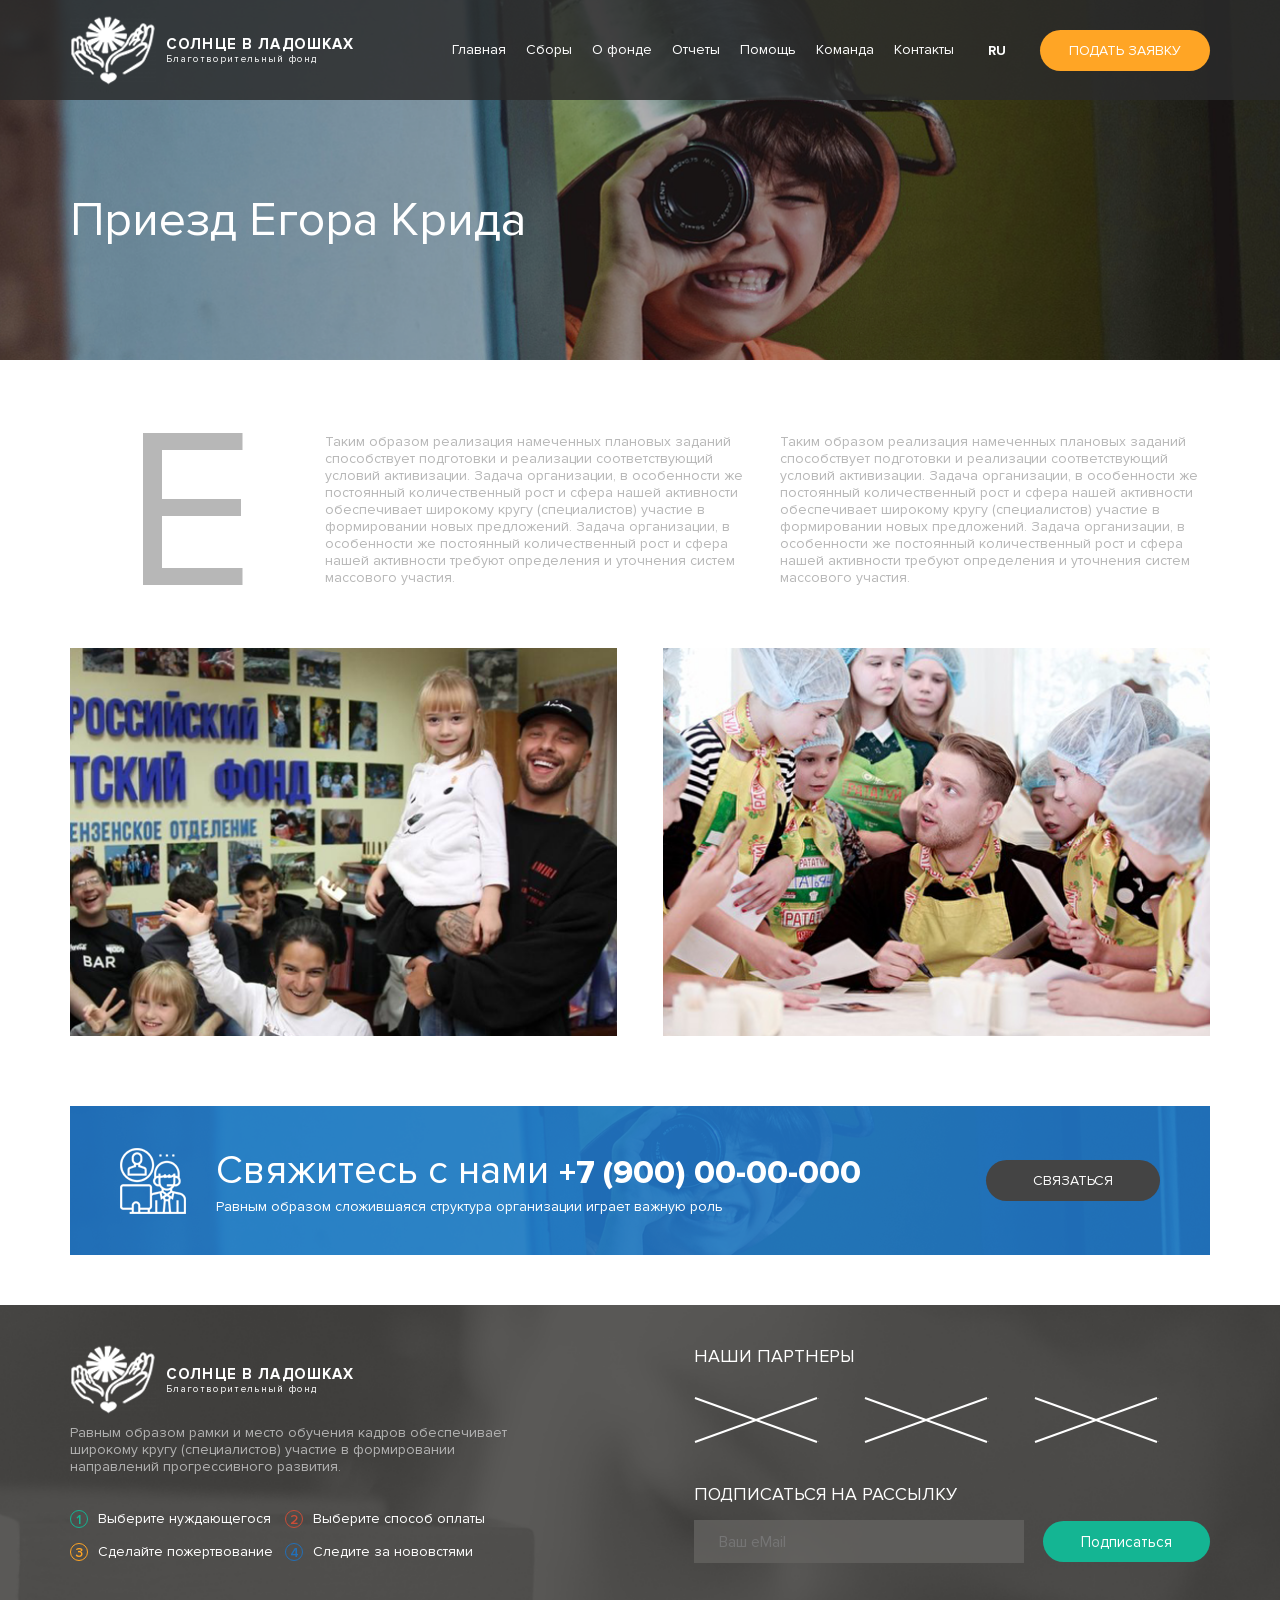
<file: single-news.html>
<!DOCTYPE html>
<html lang="ru">

<head>
   <meta charset="UTF-8">
   <meta name="viewport" content="width=device-width, initial-scale=1.0">
   <meta http-equiv="X-UA-Compatible" content="ie=edge">
   <title>Document</title>
   <link rel="stylesheet" href="css/style.css">
   <link rel="stylesheet" href="fonts/Proxima Nova/stylesheet.css">
</head>

<body>

   <nav class="nav" id="nav">
      <div class="container">
         <div class="nav__logo logo">
            <img src="img/logo.png" class="logo__img">
            <div class="logo__text">
               <div class="logo__title">Солнце в ладошках</div>
               <div class="logo__subtitle">Благотворительный фонд</div>
            </div>
         </div>
         <div class="nav__control">
            <ul class="nav__elems">
               <li class="nav__elem"><a href="index.html">Главная</a></li>
               <li class="nav__elem nav-elem">
                  <a href="dues.html">Сборы</a>
                  <ul class="nav-elem__hidden nav-elem-hidden">
                     <li class="nav-elem-hidden__item"><a href="#">Активные&nbsp;сборы&nbsp;и&nbsp;программы</a></li>
                     <li class="nav-elem-hidden__item"><a href="#">Закрытые&nbsp;сборы</a></li>
                     <li class="nav-elem-hidden__item"><a href="#">Мы&nbsp;помним</a></li>
                  </ul>
               </li>
               <li class="nav__elem">
                  <a href="about.html">О фонде</a>
                  <ul class="nav-elem__hidden nav-elem-hidden">
                     <li class="nav-elem-hidden__item"><a href="#">Активные&nbsp;сборы&nbsp;и&nbsp;программы</a></li>
                     <li class="nav-elem-hidden__item"><a href="#">Закрытые&nbsp;сборы</a></li>
                     <li class="nav-elem-hidden__item"><a href="#">Мы&nbsp;помним</a></li>
                  </ul>
               </li>
               <li class="nav__elem"><a href="reports.html">Отчеты</a></li>
               <li class="nav__elem"><a href="help.html">Помощь</a></li>
               <li class="nav__elem"><a href="team.html">Команда</a></li>
               <li class="nav__elem"><a href="contacts.html">Контакты</a></li>
            </ul>
            <div class="nav__burger nav-burger">
               <div class="nav-burger__line"></div>
               <div class="nav-burger__line"></div>
               <div class="nav-burger__line"></div>
            </div>
            <div class="nav__lang">RU</div>
            <button class="nav__btn main__btn">Подать заявку</button>
         </div>
      </div>
   </nav>

   <!-- <div class="hidden-menu__wrap container">
      <ul class="hidden-menu">
         <li>Сборы</li>
         <li>О фонде</li>
         <li>Отчеты</li>
         <li>Помощь</li>
         <li>Команда</li>
         <li>Контакты</li>
      </ul>
   </div> -->

   <section class="header header-news" id="header">
      <div class="container">
         <h1 class="header__title">Приезд Егора Крида</h1>
      </div>
   </section>

   <div class="new">
      <div class="container">
         <div class="new__desc">
            <div class="new__letter">Е</div>
            <div class="new__text">
               Таким образом реализация намеченных плановых заданий способствует подготовки и реализации соответствующий
               условий активизации. Задача организации, в особенности же постоянный количественный рост и сфера нашей
               активности обеспечивает широкому кругу (специалистов) участие в формировании новых предложений. Задача
               организации, в особенности же постоянный количественный рост и сфера нашей активности требуют определения
               и уточнения систем массового участия.
            </div>
            <div class="new__text">
               Таким образом реализация намеченных плановых заданий способствует подготовки и реализации соответствующий
               условий активизации. Задача организации, в особенности же постоянный количественный рост и сфера нашей
               активности обеспечивает широкому кругу (специалистов) участие в формировании новых предложений. Задача
               организации, в особенности же постоянный количественный рост и сфера нашей активности требуют определения
               и уточнения систем массового участия.
            </div>
         </div>
         <div class="new__imgs">
            <img src="img/single-new/1.png" alt="" class="new__img">
            <img src="img/single-new/2.png" alt="" class="new__img">
         </div>
      </div>
   </div>

   <section class="contactus contactus-news" id="contactus">
      <div class="container">
         <div class="contactus__inner">
            <div class="contactus__left">
               <img class="contactus__img" src="img/contactus/img.png" alt="">
               <div class="contactus__text">
                  <h2 class="contactus__title contactus-title">Свяжитесь с нами
                     <a href="tel:+79000000000 " class="contactus-title__tel extrabold">+7 (900) 00-00-000</a></h2>
                  <div class="contactus__subtitle">Равным образом сложившаяся структура организации играет важную роль
                  </div>
               </div>
            </div>
            <button class="contactus__btn main__btn">Связаться</button>
         </div>
      </div>
   </section>

   <footer class="footer" id="footer">
      <div class="container">
         <div class="footer__left">
            <div class="footer__logo logo">
               <img src="img/logo.png" class="logo__img">
               <div class="logo__text">
                  <div class="logo__title">Солнце в ладошках</div>
                  <div class="logo__subtitle">Благотворительный фонд</div>
               </div>
            </div>
            <div class="footer__desc">Равным образом рамки и место обучения кадров обеспечивает широкому кругу
               (специалистов) участие в формировании направлений прогрессивного развития. </div>
            <ol class="footer__choose footer-choose">
               <li class="footer-choose__item">
                  <div class="footer-choose__num">1</div>
                  <div class="footer-choose__text">Выберите нуждающегося</div>
               </li>
               <li class="footer-choose__item">
                  <div class="footer-choose__num">2</div>
                  <div class="footer-choose__text">Выберите способ оплаты</div>
               </li>
               <li class="footer-choose__item">
                  <div class="footer-choose__num">3</div>
                  <div class="footer-choose__text">Сделайте пожертвование</div>
               </li>
               <li class="footer-choose__item">
                  <div class="footer-choose__num">4</div>
                  <div class="footer-choose__text">Следите за нововстями</div>
               </li>
            </ol>
         </div>
         <div class="footer__right">
            <div class="footer-partners__title">Наши партнеры</div>
            <div class="footer__partners footer-partners">
               <div class="footer__partner"></div>
               <div class="footer__partner"></div>
               <div class="footer__partner"></div>
            </div>
            <div class="footer-form__title">Подписаться на рассылку</div>
            <form action="#" class="footer__form footer-form">
               <input placeholder="Ваш eMail" class="footer-form__input" type="text">
               <button type="submit" class="footer-form__btn main__btn">Подписаться</button>
            </form>
         </div>
      </div>
   </footer>

   <div class="responsive__menu responsive-menu">
      <ul class="responsive-menu__elems">
         <li class="responsive-menu__elem"><a href="#">Главная</a></li>
         <li class="responsive-menu__elem"><a href="#">Сборы</a></li>
         <li class="responsive-menu__elem"><a href="#">О фонде</a></li>
         <li class="responsive-menu__elem"><a href="#">Отчеты</a></li>
         <li class="responsive-menu__elem"><a href="#">Помощь</a></li>
         <li class="responsive-menu__elem"><a href="#">Команда</a></li>
         <li class="responsive-menu__elem"><a href="#">Контакты</a></li>
      </ul>
   </div>

   <script src="js/jquery.min.js"></script>
   <script src="js/main.js"></script>
</body>

</html>
</file>
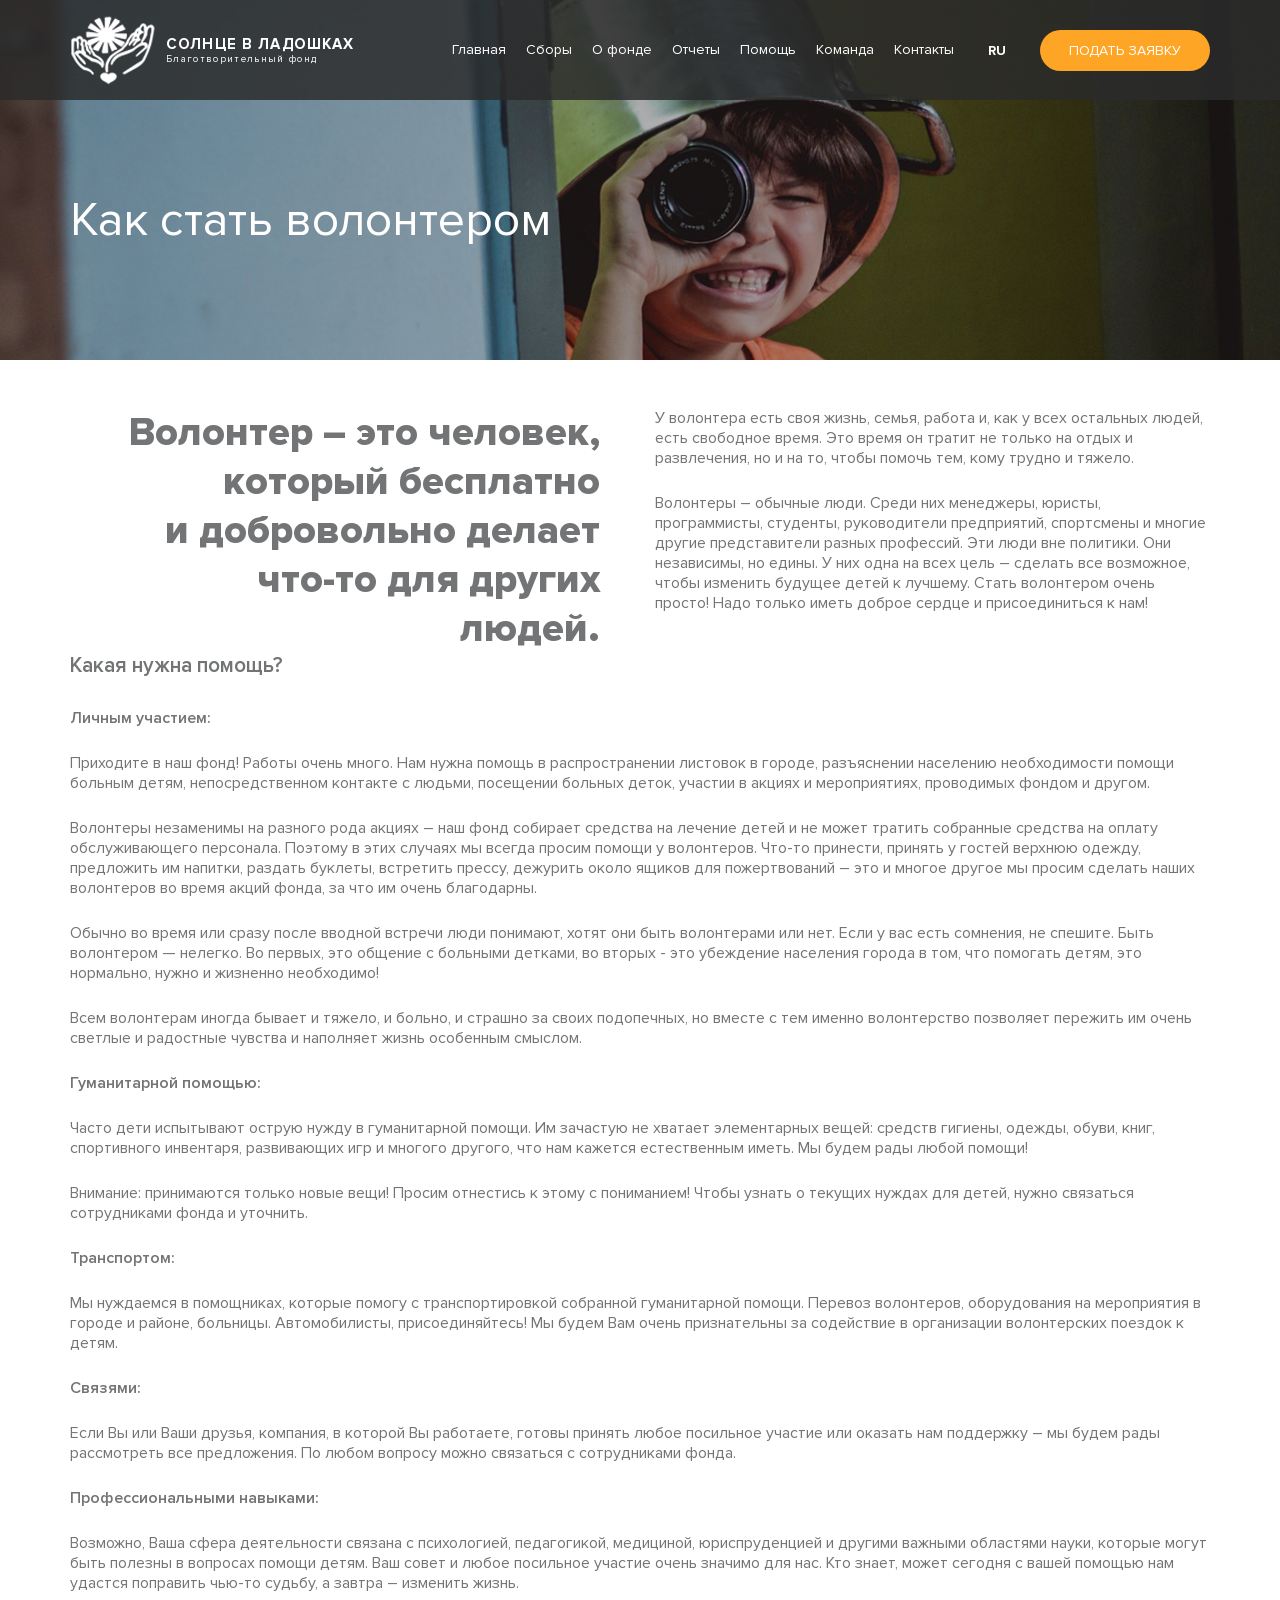
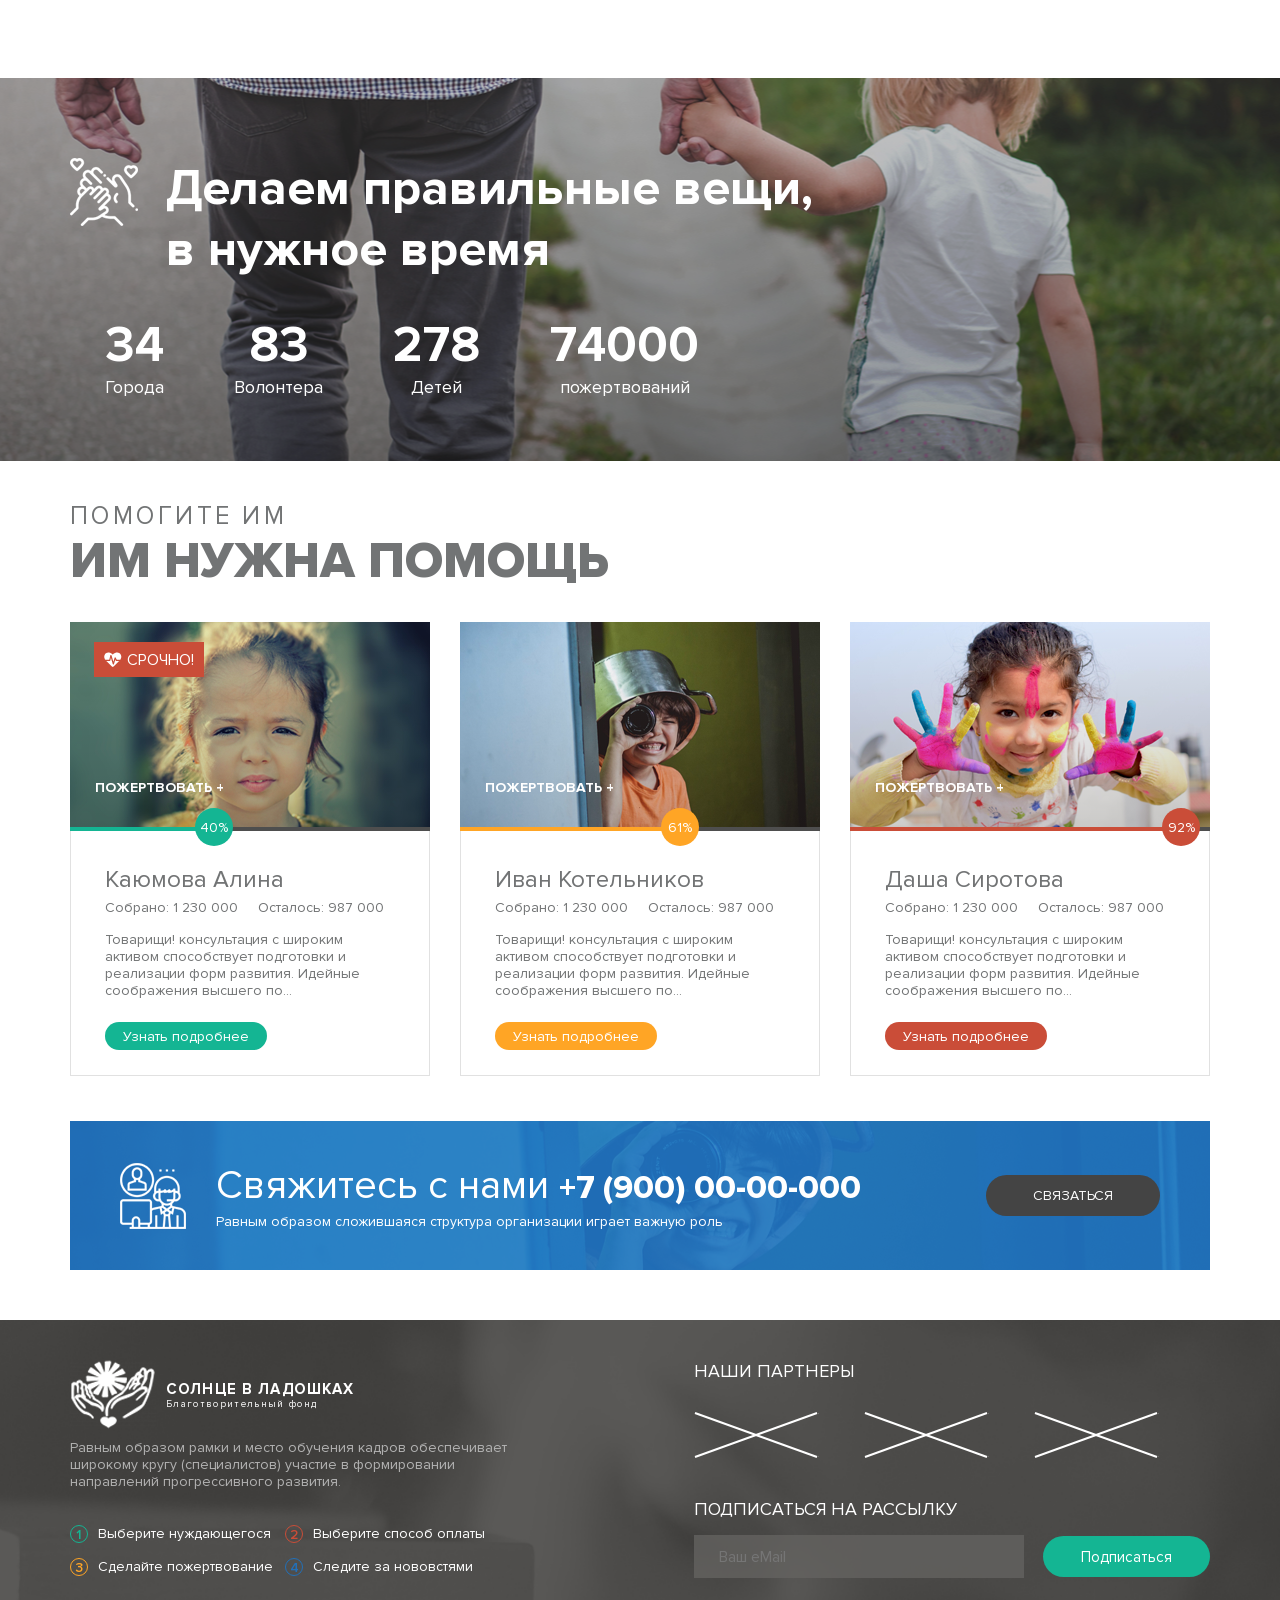
<file: volonteer.html>
<!DOCTYPE html>
<html lang="ru">

<head>
   <meta charset="UTF-8">
   <meta name="viewport" content="width=device-width, initial-scale=1.0">
   <meta http-equiv="X-UA-Compatible" content="ie=edge">
   <title>Document</title>
   <link rel="stylesheet" href="css/style.css">
   <link rel="stylesheet" href="fonts/Proxima Nova/stylesheet.css">
</head>

<body>

   <nav class="nav" id="nav">
      <div class="container">
         <div class="nav__logo logo">
            <img src="img/logo.png" class="logo__img">
            <div class="logo__text">
               <div class="logo__title">Солнце в ладошках</div>
               <div class="logo__subtitle">Благотворительный фонд</div>
            </div>
         </div>
         <div class="nav__control">
            <ul class="nav__elems">
               <li class="nav__elem"><a href="index.html">Главная</a></li>
               <li class="nav__elem"><a href="dues.html">Сборы</a></li>
               <li class="nav__elem"><a href="about.html">О фонде</a></li>
               <li class="nav__elem"><a href="reports.html">Отчеты</a></li>
               <li class="nav__elem"><a href="help.html">Помощь</a></li>
               <li class="nav__elem"><a href="team.html">Команда</a></li>
               <li class="nav__elem"><a href="contacts.html">Контакты</a></li>
            </ul>
            <div class="nav__burger nav-burger">
               <div class="nav-burger__line"></div>
               <div class="nav-burger__line"></div>
               <div class="nav-burger__line"></div>
            </div>
            <div class="nav__lang">RU</div>
            <button class="nav__btn main__btn">Подать заявку</button>
         </div>
      </div>
   </nav>

   <section class="header header-news" id="header">
      <div class="container">
         <h1 class="header__title">Как стать волонтером</h1>
      </div>
   </section>

   <section class="support volonteer">
      <div class="container">
         <div class="volonteer__header">
            <div class="volonteer__left extrabold">
               Волонтер – это человек,<br>
               который бесплатно<br>
               и добровольно делает<br>
               что-то для других людей.
            </div>
            <div class="volonteer__right">
               <p class="support__text">У волонтера есть своя жизнь, семья, работа и, как у всех остальных людей, есть
                  свободное время. Это время он тратит не только на отдых и развлечения, но и на то, чтобы помочь тем,
                  кому трудно и тяжело.</p>
               <p class="support__text">Волонтеры – обычные люди. Среди них менеджеры, юристы, программисты, студенты,
                  руководители предприятий, спортсмены и многие другие представители разных профессий. Эти люди вне
                  политики. Они независимы, но едины. У них одна на всех цель – сделать все возможное, чтобы изменить
                  будущее детей к лучшему. Стать волонтером очень просто! Надо только иметь доброе сердце и
                  присоединиться к нам!</p>
            </div>
         </div>
         <div class="volonteer__title semibold">Какая нужна помощь?</div>
         <p class="support__text--semibold">Личным участием:</p>
         <p class="support__text">
            Приходите в наш фонд! Работы очень много. Нам нужна помощь в распространении листовок в городе, разъяснении
            населению необходимости помощи больным детям, непосредственном контакте с людьми, посещении больных деток,
            участии в акциях и мероприятиях, проводимых фондом и другом.
         </p>
         <p class="support__text">
            Волонтеры незаменимы на разного рода акциях – наш фонд собирает средства на лечение детей и не может тратить
            собранные средства на оплату обслуживающего персонала. Поэтому в этих случаях мы всегда просим помощи у
            волонтеров. Что-то принести, принять у гостей верхнюю одежду, предложить им напитки, раздать буклеты,
            встретить прессу, дежурить около ящиков для пожертвований – это и многое другое мы просим сделать наших
            волонтеров во время акций фонда, за что им очень благодарны.
         </p>
         <p class="support__text">
            Обычно во время или сразу после вводной встречи люди понимают, хотят они быть волонтерами или нет. Если у
            вас есть сомнения, не спешите. Быть волонтером — нелегко. Во первых, это общение с больными детками, во
            вторых - это убеждение населения города в том, что помогать детям, это нормально, нужно и жизненно
            необходимо!
         </p>
         <p class="support__text">
            Всем волонтерам иногда бывает и тяжело, и больно, и страшно за своих подопечных, но вместе с тем именно
            волонтерство позволяет пережить им очень светлые и радостные чувства и наполняет жизнь особенным смыслом.
         </p>
         <p class="support__text--semibold">Гуманитарной помощью:</p>
         <p class="support__text">
            Часто дети испытывают острую нужду в гуманитарной помощи. Им зачастую не хватает элементарных вещей: средств
            гигиены, одежды, обуви, книг, спортивного инвентаря, развивающих игр и многого другого, что нам кажется
            естественным иметь. Мы будем рады любой помощи!
         </p>
         <p class="support__text">
            Внимание: принимаются только новые вещи! Просим отнестись к этому с пониманием! Чтобы узнать о текущих
            нуждах для детей, нужно связаться сотрудниками фонда и уточнить.
         </p>
         <p class="support__text--semibold">Транспортом:</p>
         <p class="support__text">
            Мы нуждаемся в помощниках, которые помогу с транспортировкой собранной гуманитарной помощи. Перевоз
            волонтеров, оборудования на мероприятия в городе и районе, больницы. Автомобилисты, присоединяйтесь! Мы
            будем Вам очень признательны за содействие в организации волонтерских поездок к детям.
         </p>
         <p class="support__text--semibold">Связями:</p>
         <p class="support__text">
            Если Вы или Ваши друзья, компания, в которой Вы работаете, готовы принять любое посильное участие или
            оказать нам поддержку – мы будем рады рассмотреть все предложения. По любом вопросу можно связаться с
            сотрудниками фонда.
         </p>
         <p class="support__text--semibold">Профессиональными навыками:</p>
         <p class="support__text">
            Возможно, Ваша сфера деятельности связана с психологией, педагогикой, медициной, юриспруденцией и другими
            важными областями науки, которые могут быть полезны в вопросах помощи детям. Ваш совет и любое посильное
            участие очень значимо для нас. Кто знает, может сегодня с вашей помощью нам удастся поправить чью-то судьбу,
            а завтра – изменить жизнь.
         </p>
      </div>
   </section>

   <section class="promo" id="promo">
      <div class="container">
         <div class="promo-title__wrap">
            <img src="img/promo/hands.png" class="promo-title__img">
            <h2 class="promo__title">Делаем правильные вещи,<br>
               в нужное время</h2>
         </div>
         <div class="promo__content">
            <div class="promo__item promo-item">
               <div class="promo-item__title">34</div>
               <div class="promo-item__desc">Города</div>
            </div>
            <div class="promo__item promo-item">
               <div class="promo-item__title">83</div>
               <div class="promo-item__desc">Волонтера</div>
            </div>
            <div class="promo__item promo-item">
               <div class="promo-item__title">278</div>
               <div class="promo-item__desc">Детей</div>
            </div>
            <div class="promo__item promo-item">
               <div class="promo-item__title">74000</div>
               <div class="promo-item__desc">пожертвований</div>
            </div>
         </div>
      </div>
   </section>

   <section class="help" id="help">
      <div class="container">
         <h3 class="section__subtitle help__subtitle">Помогите им</h3>
         <h2 class="section__title help__title">Им нужна помощь</h2>
         <div class="help__wrap">
            <div class="help__block help-block">
               <div class="help-block__img">
                  <a href="#" class="help-block__img__donate">Пожертвовать +</a>
                  <div class="help-block__img--urgent">
                     <img src="img/help/heart.png" alt="">
                     СРОЧНО!
                  </div>
               </div>
               <div class="help-block__status">
                  <div class="help-block__status--active"></div>
                  <div class="help-block__circle">40%</div>
               </div>
               <div class="help-block__content">
                  <div class="help-block__title">Каюмова Алина</div>
                  <div class="help-block__state">
                     <div class="help-block__collected">Собрано: 1 230 000</div>
                     <div class="help-block__left">Осталось: 987 000</div>
                  </div>
                  <div class="help-block__desc">Товарищи! консультация с широким активом способствует подготовки и
                     реализации форм развития. Идейные соображения высшего порядка, а также начало</div>
                  <button class="help-block__btn main__btn">Узнать подробнее</button>
               </div>
            </div>
            <div class="help__block help-block">
               <div class="help-block__img">
                  <a href="#" class="help-block__img__donate">Пожертвовать +</a>
               </div>
               <div class="help-block__status">
                  <div class="help-block__status--active"></div>
                  <div class="help-block__circle">61%</div>
               </div>
               <div class="help-block__content">
                  <div class="help-block__title">Иван Котельников</div>
                  <div class="help-block__state">
                     <div class="help-block__collected">Собрано: 1 230 000</div>
                     <div class="help-block__left">Осталось: 987 000</div>
                  </div>
                  <div class="help-block__desc">Товарищи! консультация с широким активом способствует подготовки и
                     реализации форм развития. Идейные соображения высшего порядка, а также начало</div>
                  <button class="help-block__btn main__btn">Узнать подробнее</button>
               </div>
            </div>
            <div class="help__block help-block">
               <div class="help-block__img">
                  <a href="#" class="help-block__img__donate">Пожертвовать +</a>
               </div>
               <div class="help-block__status">
                  <div class="help-block__status--active"></div>
                  <div class="help-block__circle">92%</div>
               </div>
               <div class="help-block__content">
                  <div class="help-block__title">Даша Сиротова</div>
                  <div class="help-block__state">
                     <div class="help-block__collected">Собрано: 1 230 000</div>
                     <div class="help-block__left">Осталось: 987 000</div>
                  </div>
                  <div class="help-block__desc">Товарищи! консультация с широким активом способствует подготовки и
                     реализации форм развития. Идейные соображения высшего порядка, а также начало</div>
                  <button class="help-block__btn main__btn">Узнать подробнее</button>
               </div>
            </div>
         </div>
      </div>
   </section>

   <section class="contactus contactus-support" id="contactus">
      <div class="container">
         <div class="contactus__inner">
            <div class="contactus__left">
               <img class="contactus__img" src="img/contactus/img.png" alt="">
               <div class="contactus__text">
                  <h2 class="contactus__title contactus-title">Свяжитесь с нами
                     <a href="tel:+79000000000 " class="contactus-title__tel extrabold">+7 (900) 00-00-000</a></h2>
                  <div class="contactus__subtitle">Равным образом сложившаяся структура организации играет важную роль
                  </div>
               </div>
            </div>
            <button class="contactus__btn main__btn">Связаться</button>
         </div>
      </div>
   </section>

   <footer class="footer" id="footer">
      <div class="container">
         <div class="footer__left">
            <div class="footer__logo logo">
               <img src="img/logo.png" class="logo__img">
               <div class="logo__text">
                  <div class="logo__title">Солнце в ладошках</div>
                  <div class="logo__subtitle">Благотворительный фонд</div>
               </div>
            </div>
            <div class="footer__desc">Равным образом рамки и место обучения кадров обеспечивает широкому кругу
               (специалистов) участие в формировании направлений прогрессивного развития. </div>
            <ol class="footer__choose footer-choose">
               <li class="footer-choose__item">
                  <div class="footer-choose__num">1</div>
                  <div class="footer-choose__text">Выберите нуждающегося</div>
               </li>
               <li class="footer-choose__item">
                  <div class="footer-choose__num">2</div>
                  <div class="footer-choose__text">Выберите способ оплаты</div>
               </li>
               <li class="footer-choose__item">
                  <div class="footer-choose__num">3</div>
                  <div class="footer-choose__text">Сделайте пожертвование</div>
               </li>
               <li class="footer-choose__item">
                  <div class="footer-choose__num">4</div>
                  <div class="footer-choose__text">Следите за нововстями</div>
               </li>
            </ol>
         </div>
         <div class="footer__right">
            <div class="footer-partners__title">Наши партнеры</div>
            <div class="footer__partners footer-partners">
               <div class="footer__partner"></div>
               <div class="footer__partner"></div>
               <div class="footer__partner"></div>
            </div>
            <div class="footer-form__title">Подписаться на рассылку</div>
            <form action="#" class="footer__form footer-form">
               <input placeholder="Ваш eMail" class="footer-form__input" type="text">
               <button type="submit" class="footer-form__btn main__btn">Подписаться</button>
            </form>
         </div>
      </div>
   </footer>

   <div class="responsive__menu responsive-menu">
      <ul class="responsive-menu__elems">
         <li class="responsive-menu__elem"><a href="#">Главная</a></li>
         <li class="responsive-menu__elem"><a href="#">Сборы</a></li>
         <li class="responsive-menu__elem"><a href="#">О фонде</a></li>
         <li class="responsive-menu__elem"><a href="#">Отчеты</a></li>
         <li class="responsive-menu__elem"><a href="#">Помощь</a></li>
         <li class="responsive-menu__elem"><a href="#">Команда</a></li>
         <li class="responsive-menu__elem"><a href="#">Контакты</a></li>
      </ul>
   </div>

   <script src="js/jquery.min.js"></script>
   <script src="js/main.js"></script>
</body>

</html>
</file>
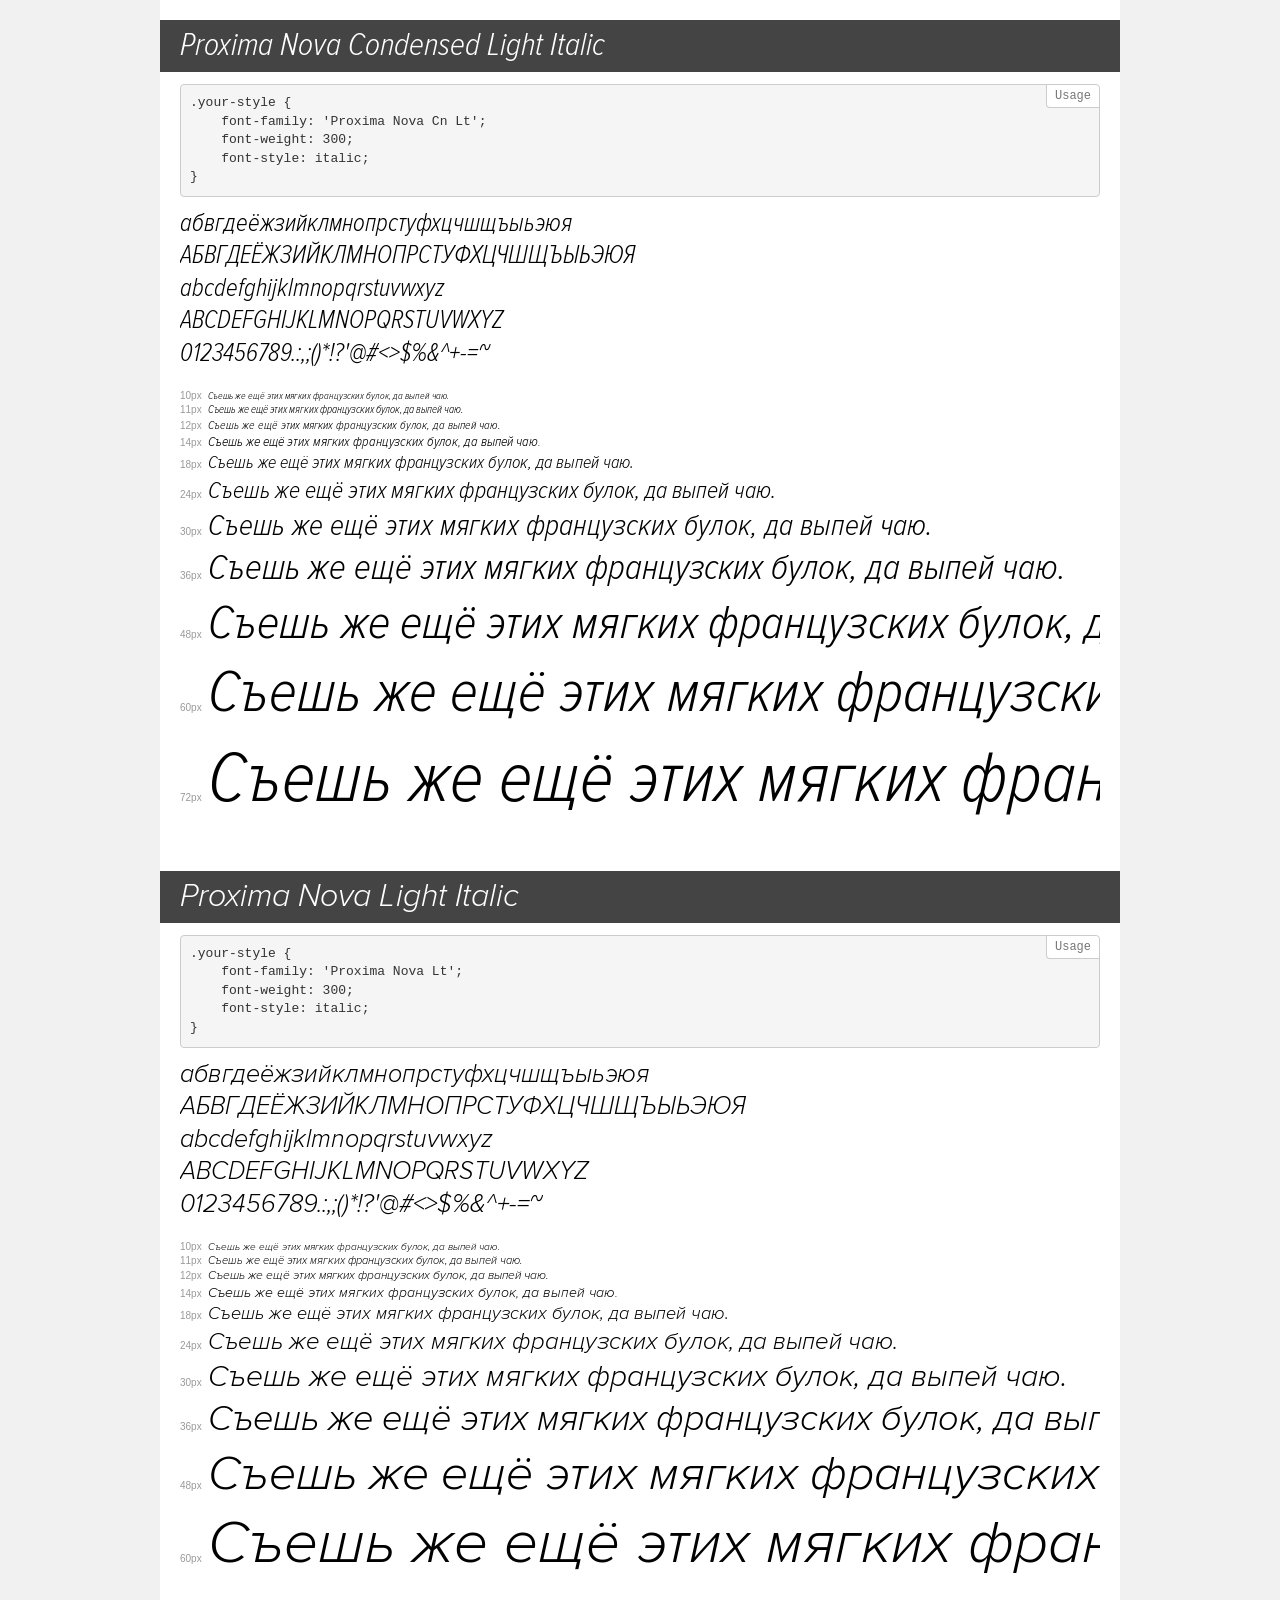
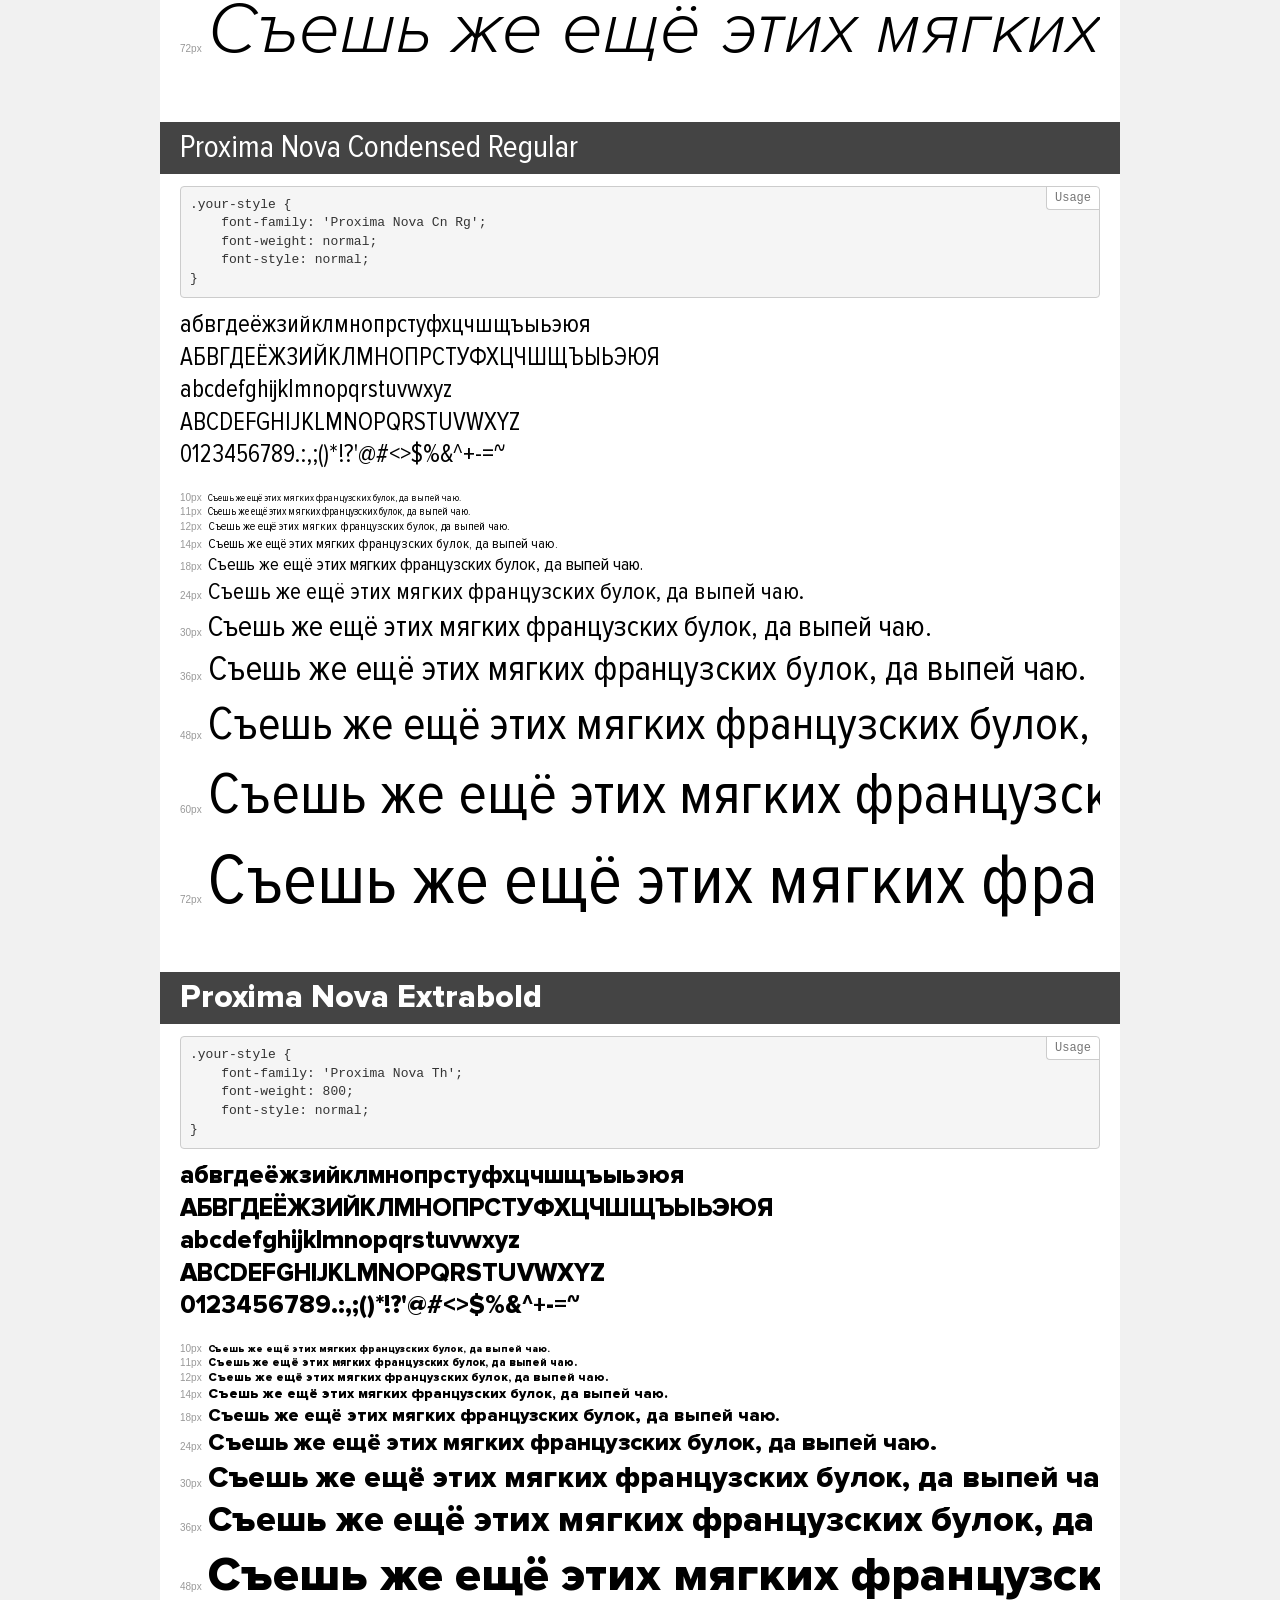
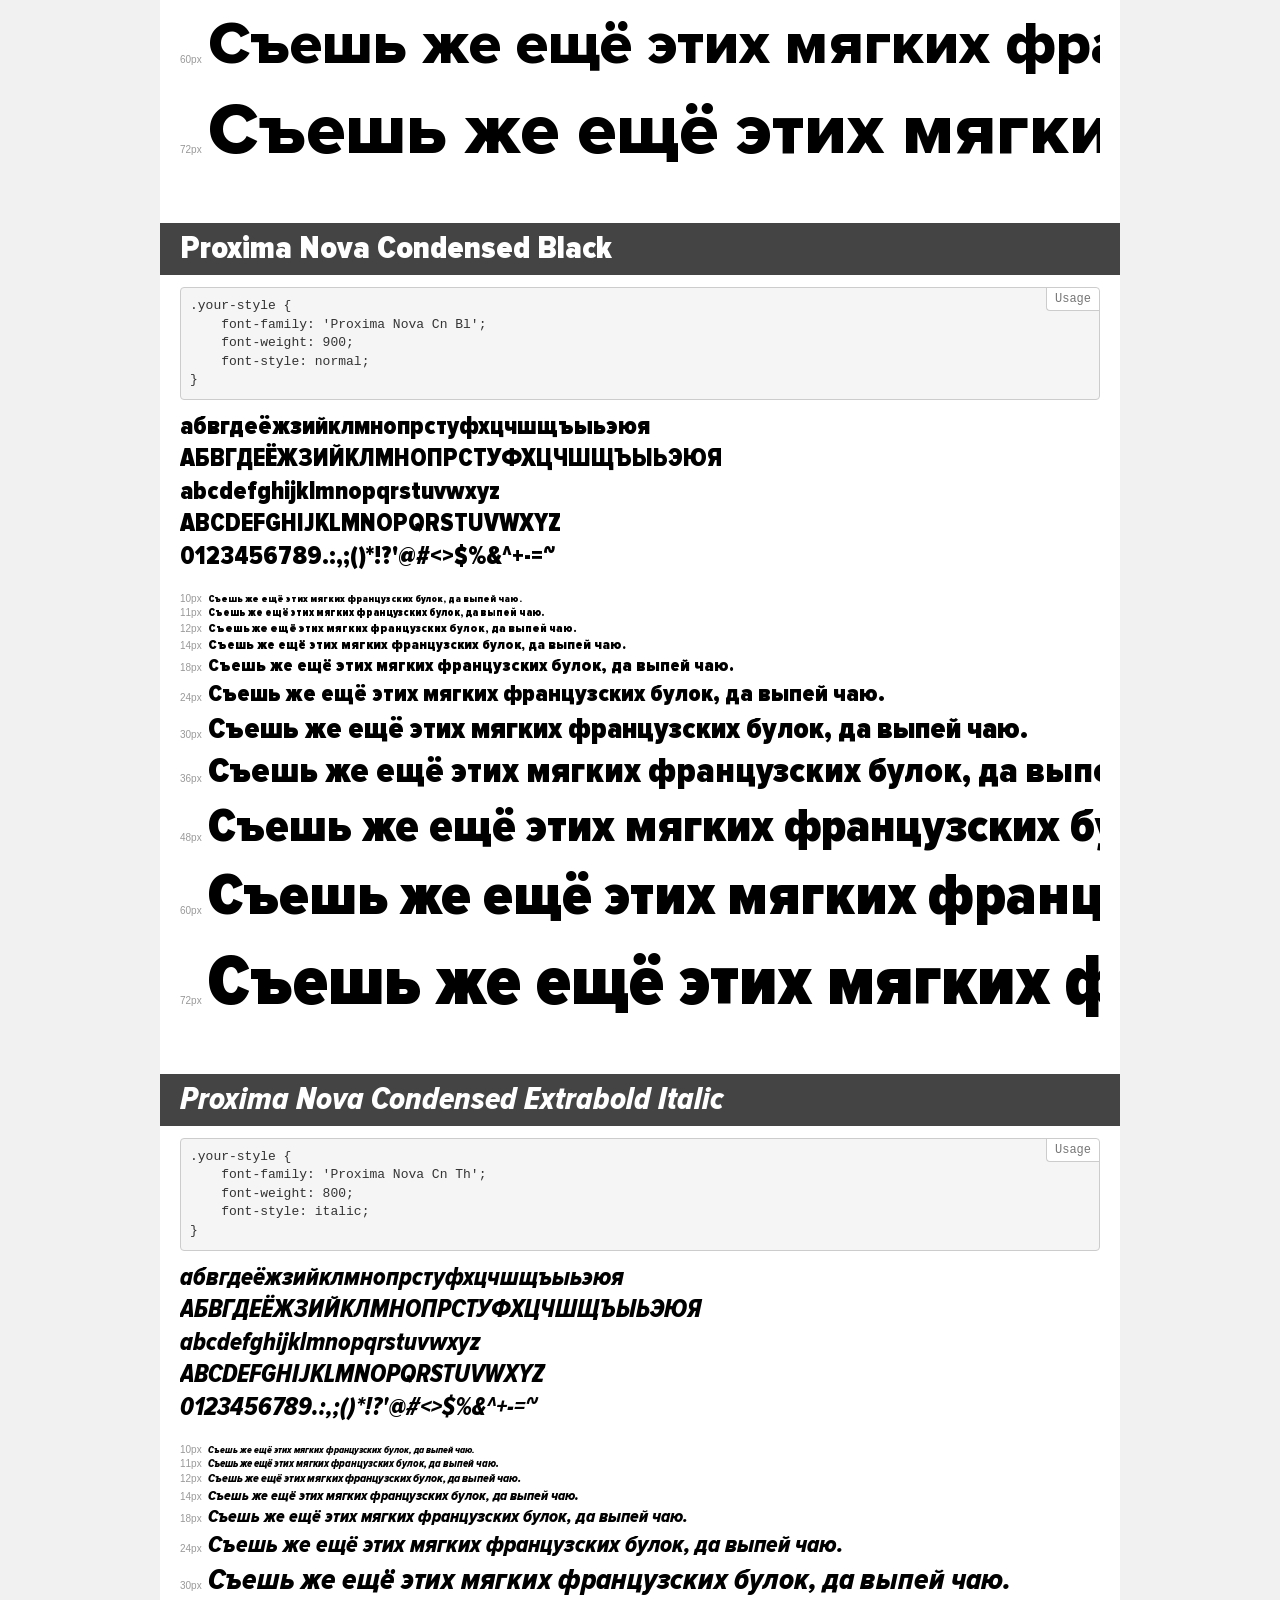
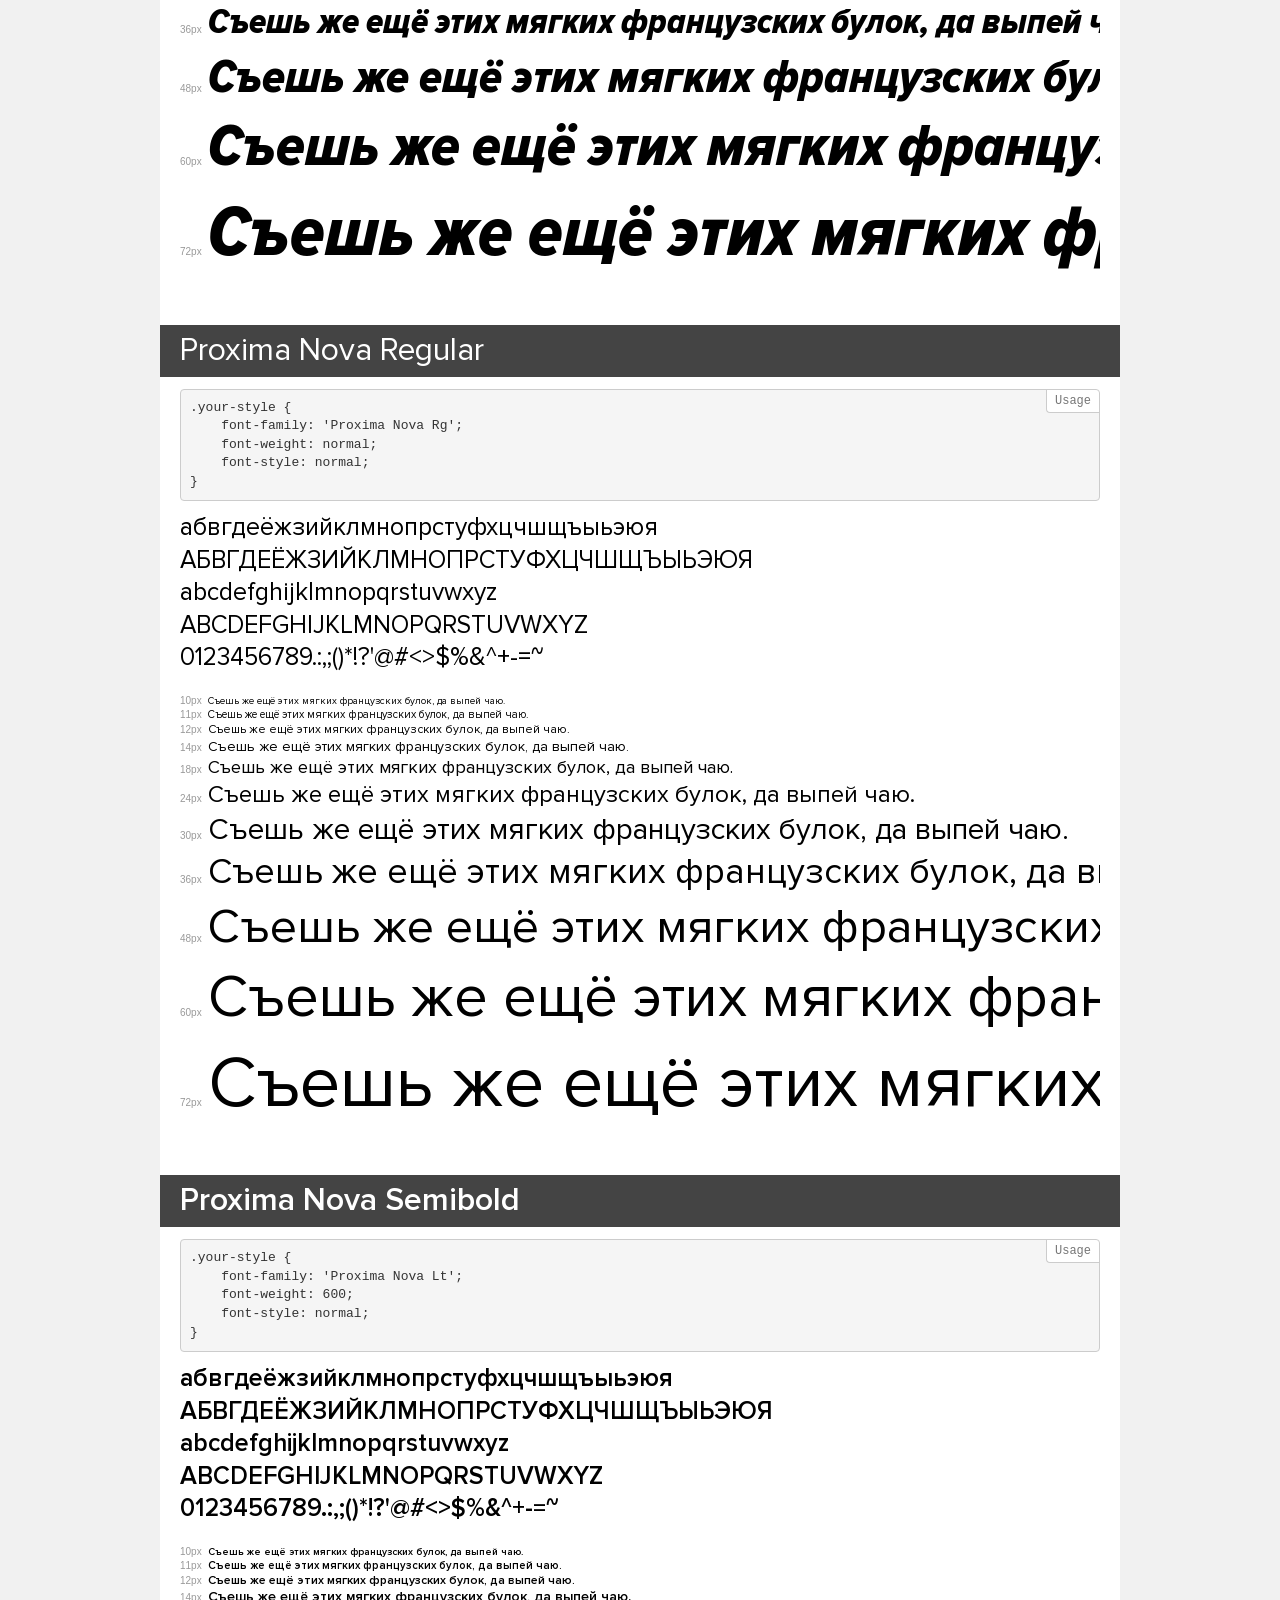
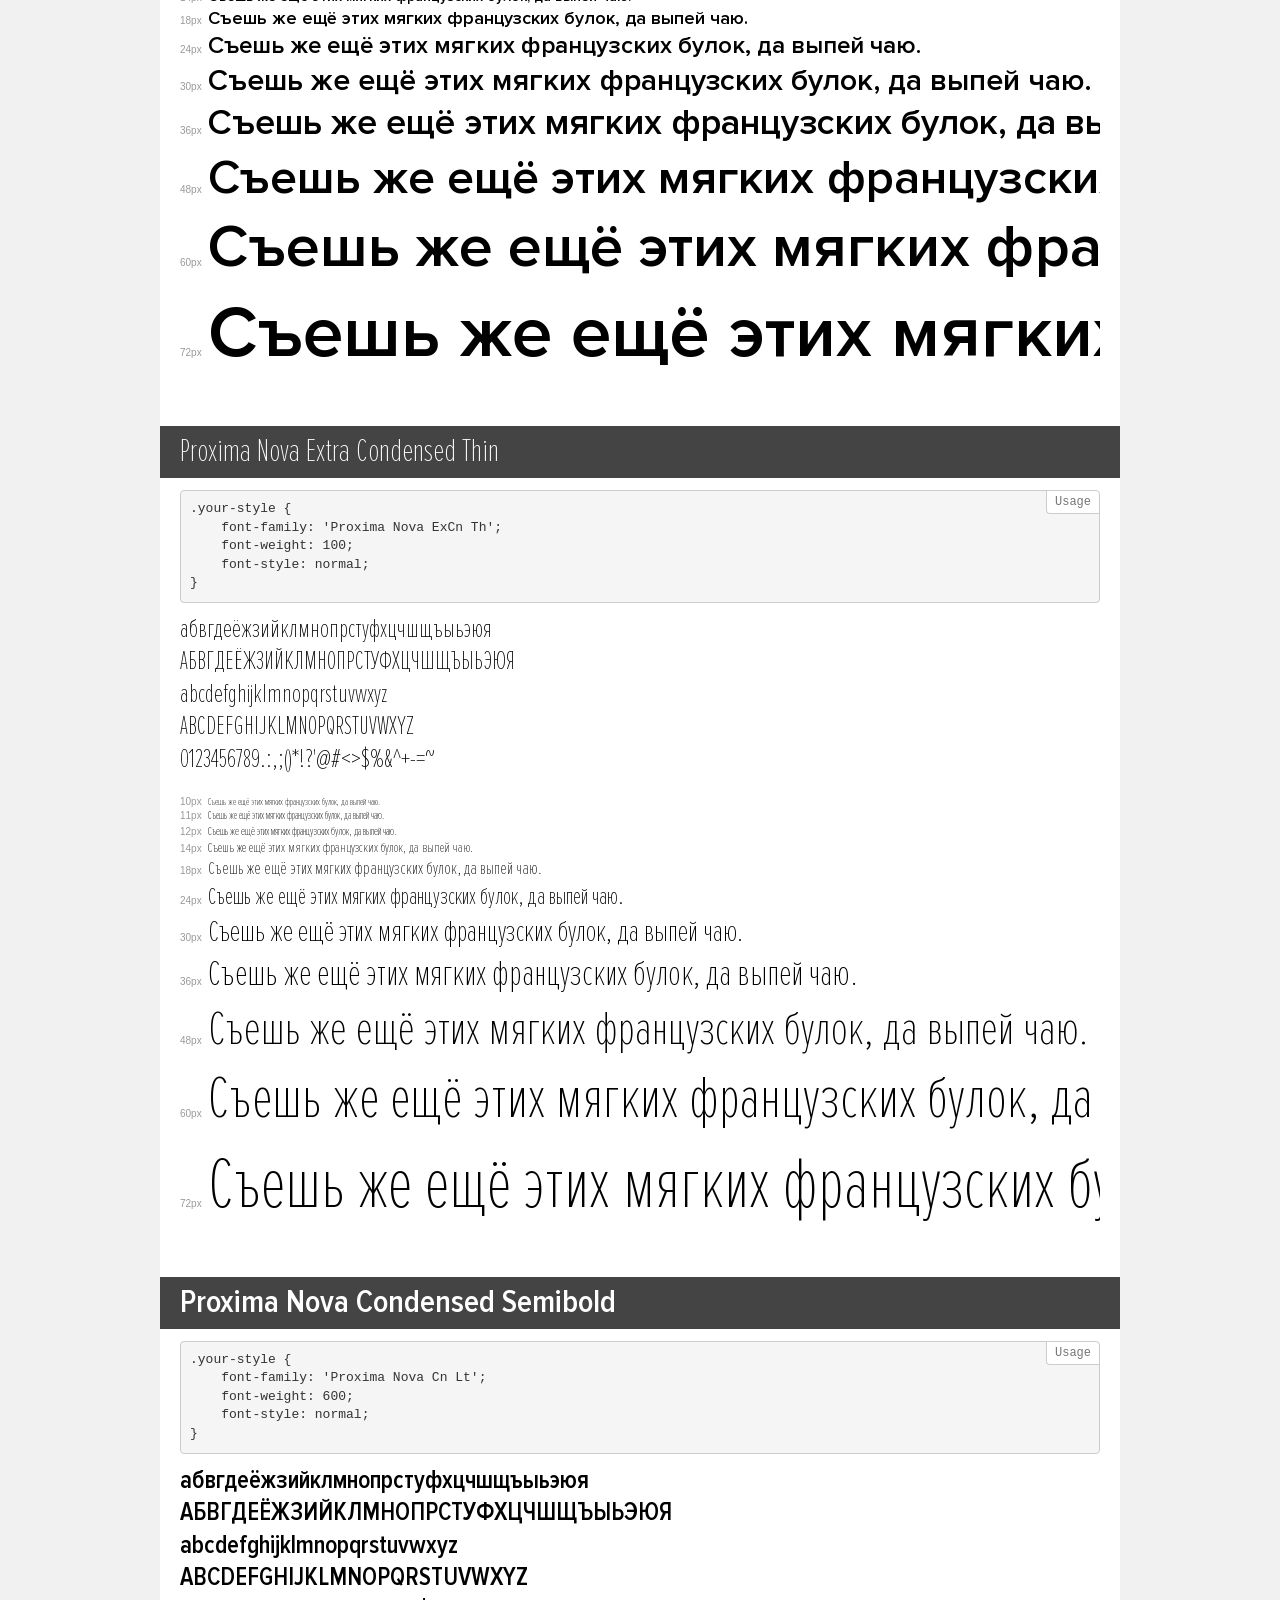
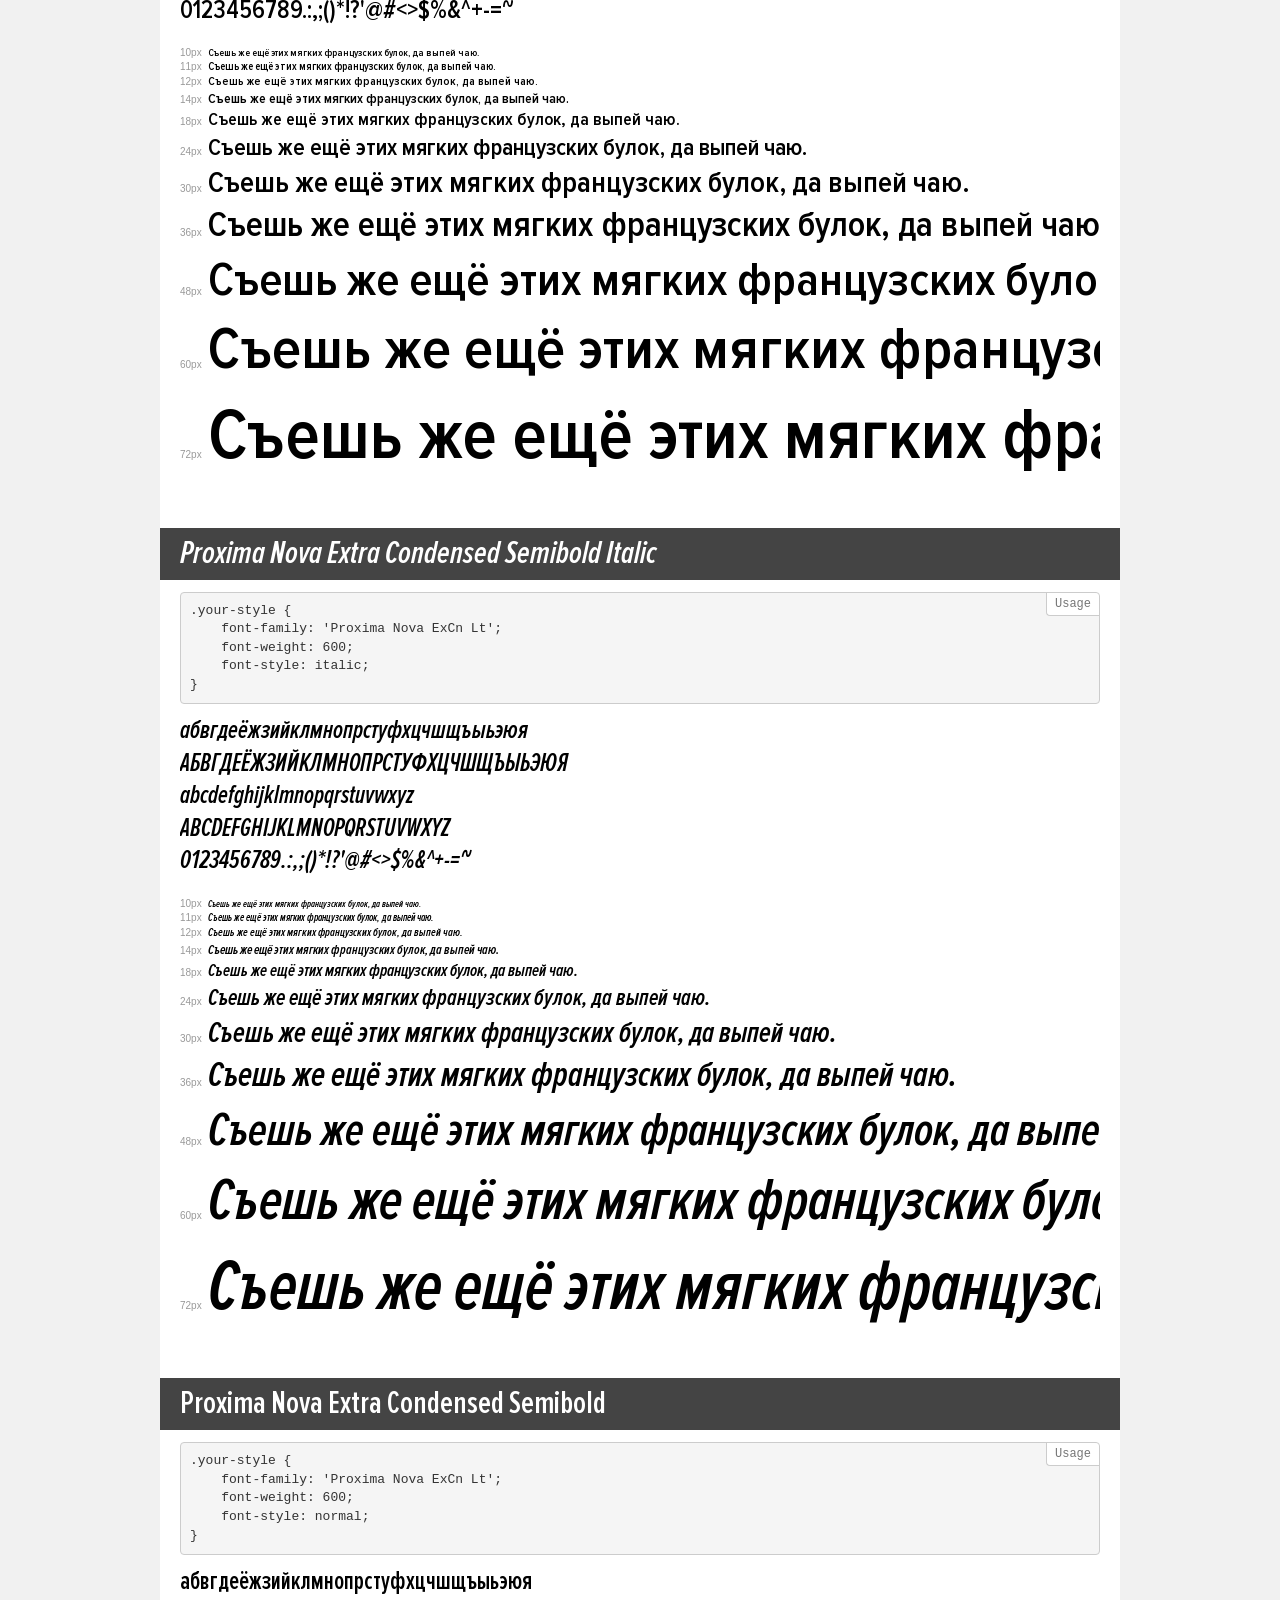
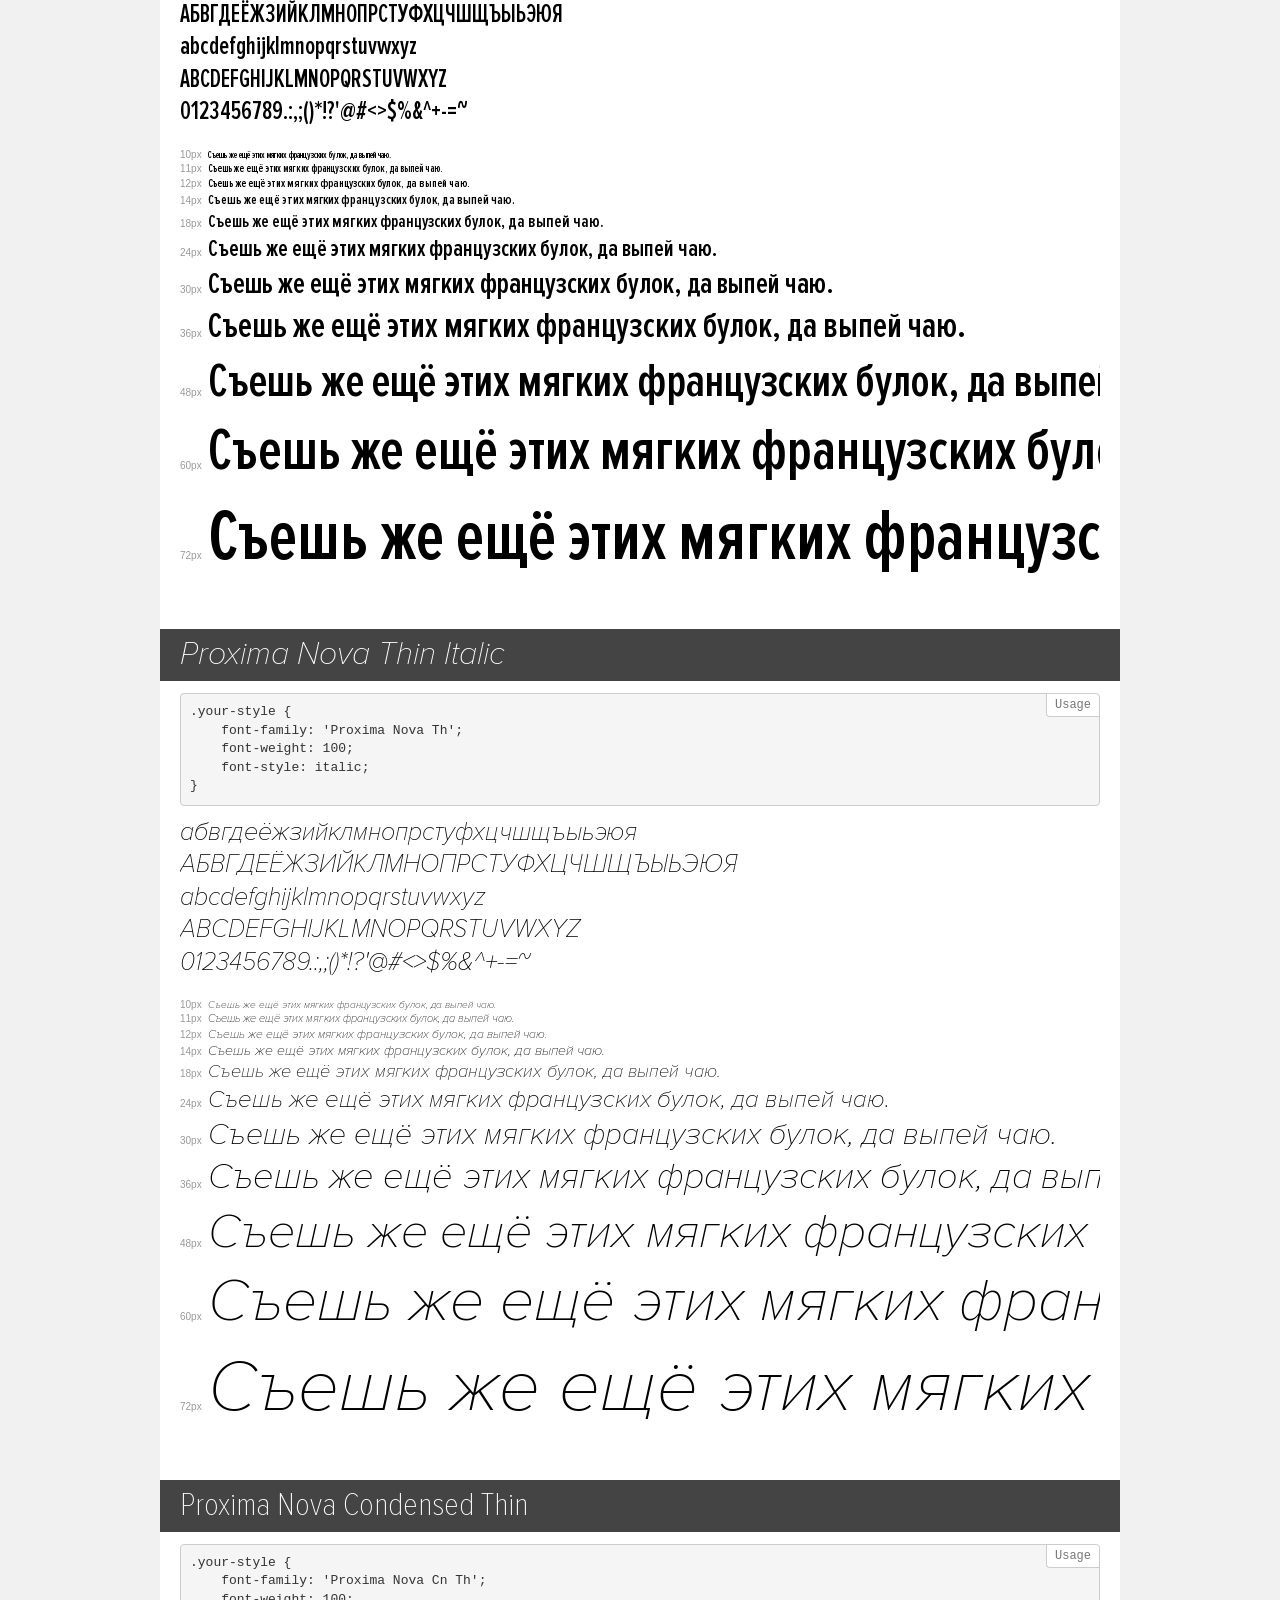
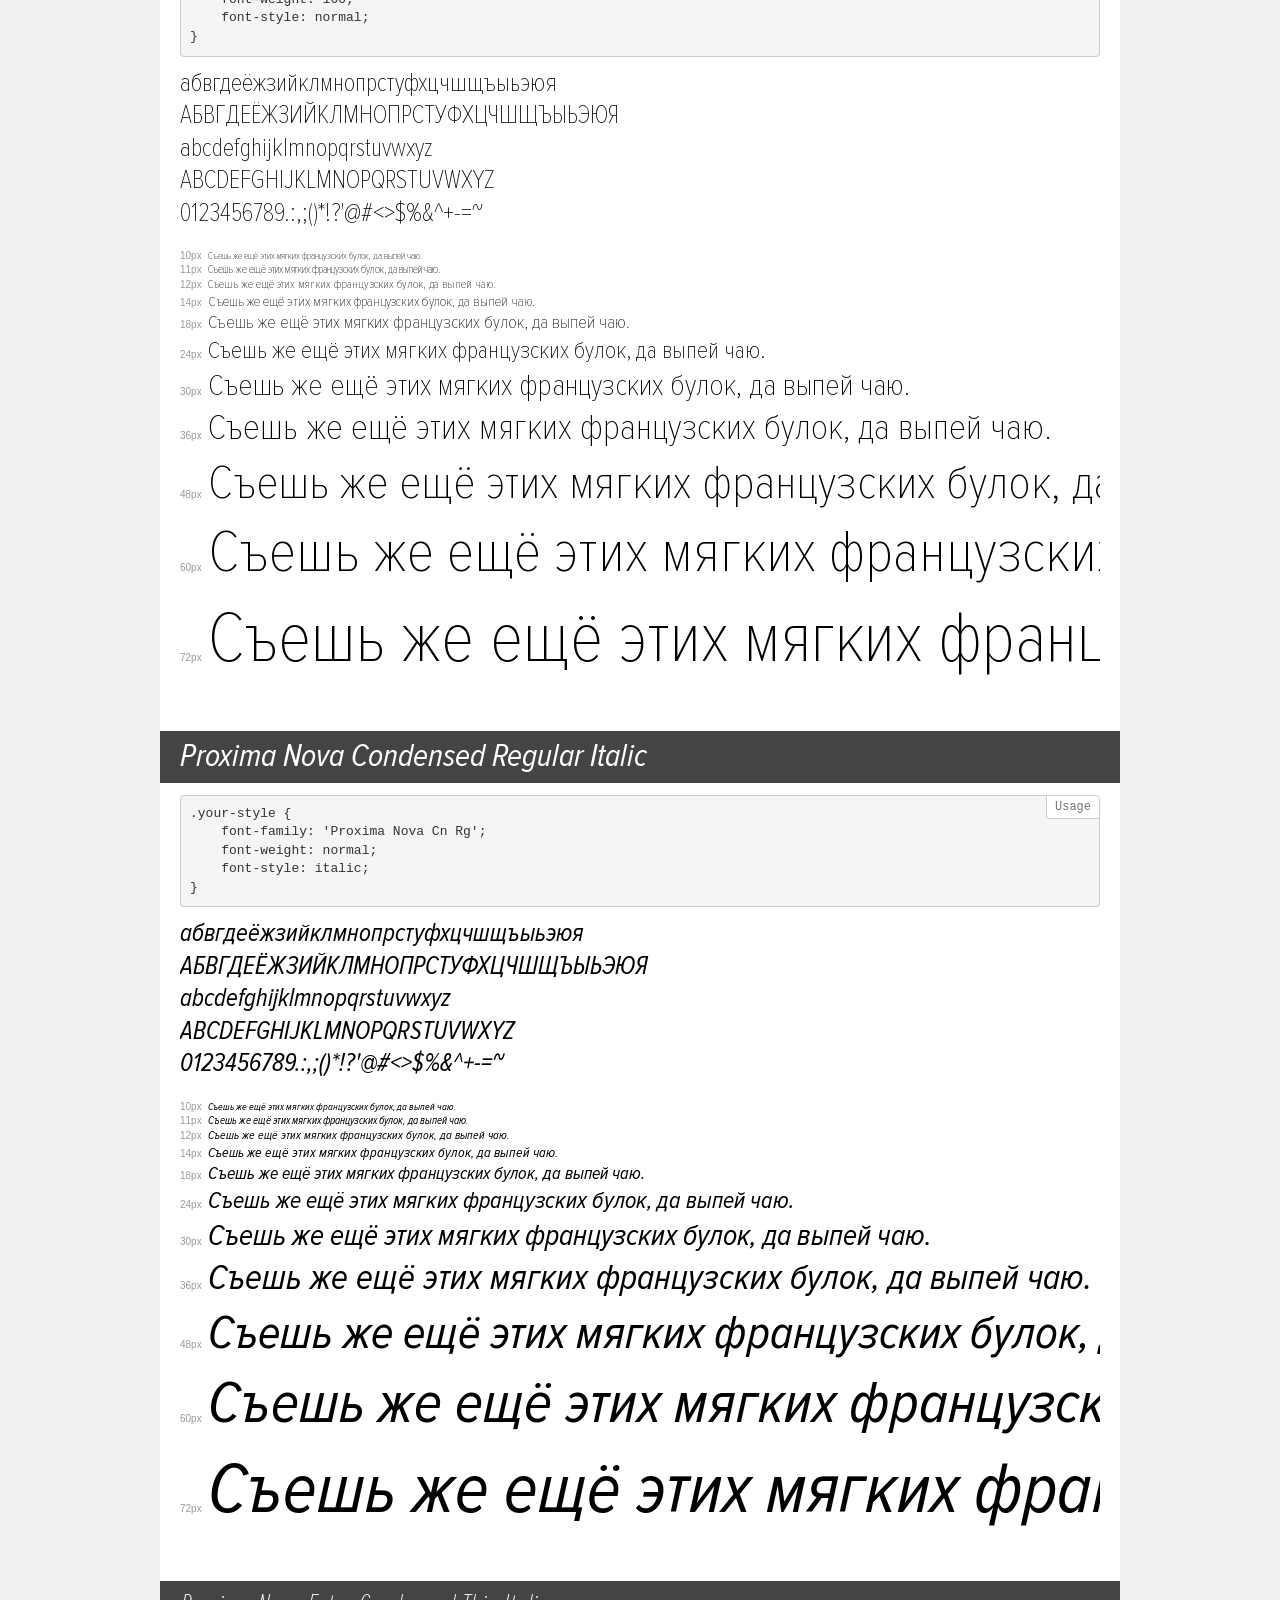
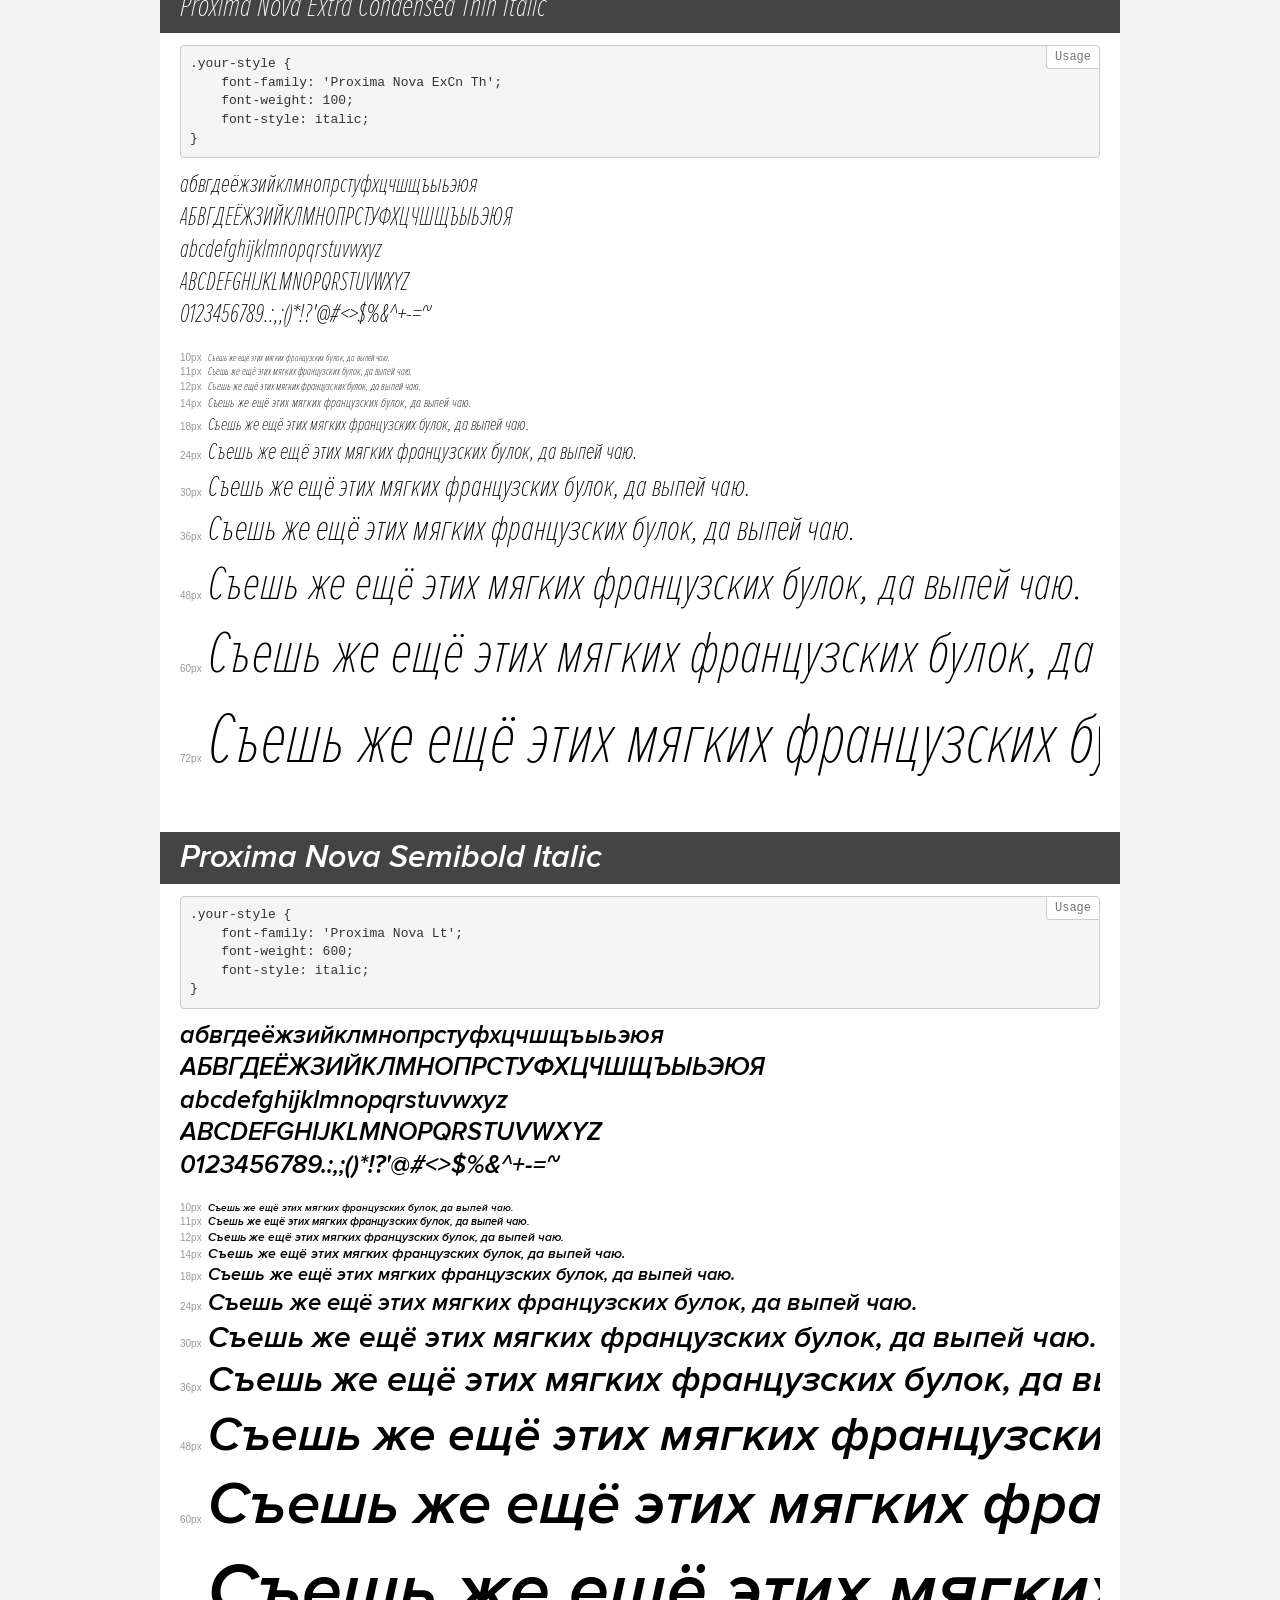
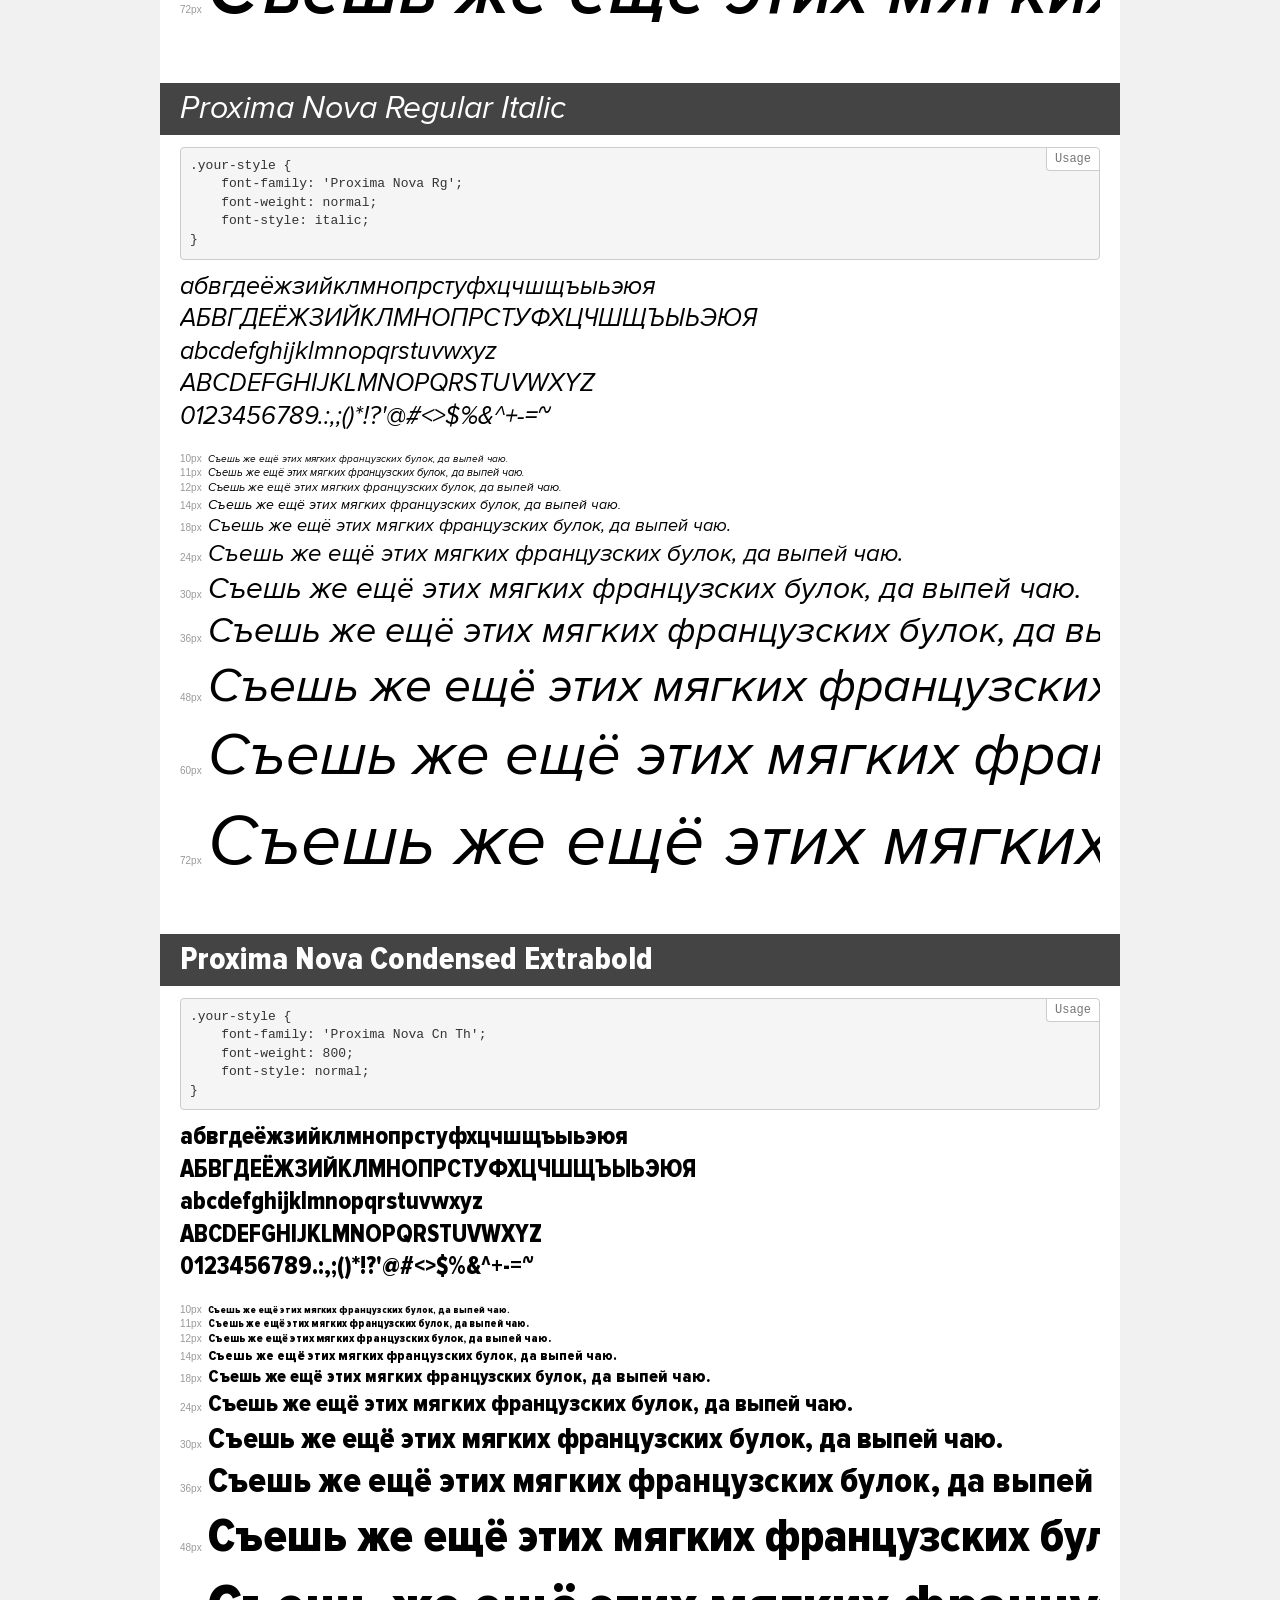
<file: fonts/Proxima Nova/demo.html>
<!DOCTYPE html>
<html>
<head>
	<meta charset="utf-8">
	<meta http-equiv="X-UA-Compatible" content="IE=edge">
	<meta name="viewport" content="width=device-width, initial-scale=1">
	<meta name="robots" content="noindex, noarchive">
	<title>Transfonter demo</title>
	<link href="stylesheet.css" rel="stylesheet">
	<style>
		/*
		http://meyerweb.com/eric/tools/css/reset/
		v2.0 | 20110126
		License: none (public domain)
		*/
		html, body, div, span, applet, object, iframe,
		h1, h2, h3, h4, h5, h6, p, blockquote, pre,
		a, abbr, acronym, address, big, cite, code,
		del, dfn, em, img, ins, kbd, q, s, samp,
		small, strike, strong, sub, sup, tt, var,
		b, u, i, center,
		dl, dt, dd, ol, ul, li,
		fieldset, form, label, legend,
		table, caption, tbody, tfoot, thead, tr, th, td,
		article, aside, canvas, details, embed,
		figure, figcaption, footer, header, hgroup,
		menu, nav, output, ruby, section, summary,
		time, mark, audio, video {
			margin: 0;
			padding: 0;
			border: 0;
			font-size: 100%;
			font: inherit;
			vertical-align: baseline;
		}
		/* HTML5 display-role reset for older browsers */
		article, aside, details, figcaption, figure,
		footer, header, hgroup, menu, nav, section {
			display: block;
		}
		body {
			line-height: 1;
		}
		ol, ul {
			list-style: none;
		}
		blockquote, q {
			quotes: none;
		}
		blockquote:before, blockquote:after,
		q:before, q:after {
			content: '';
			content: none;
		}
		table {
			border-collapse: collapse;
			border-spacing: 0;
		}
		/* common styles */
		body {
			background: #f1f1f1;
			color: #000;
		}
		.page {
			background: #fff;
			width: 920px;
			margin: 0 auto;
			padding: 20px 20px 0 20px;
			overflow: hidden;
		}
		.font-container {
			overflow-x: auto;
			overflow-y: hidden;
			margin-bottom: 40px;
			line-height: 1.3;
			white-space: nowrap;
			padding-bottom: 5px;
		}
		h1 {
			position: relative;
			background: #444;
			font-size: 32px;
			color: #fff;
			padding: 10px 20px;
			margin: 0 -20px 12px -20px;
		}
		.letters {
			font-size: 25px;
			margin-bottom: 20px;
		}
		.s10:before {
			content: '10px';
		}
		.s11:before {
			content: '11px';
		}
		.s12:before {
			content: '12px';
		}
		.s14:before {
			content: '14px';
		}
		.s18:before {
			content: '18px';
		}
		.s24:before {
			content: '24px';
		}
		.s30:before {
			content: '30px';
		}
		.s36:before {
			content: '36px';
		}
		.s48:before {
			content: '48px';
		}
		.s60:before {
			content: '60px';
		}
		.s72:before {
			content: '72px';
		}
		.s10:before, .s11:before, .s12:before, .s14:before,
		.s18:before, .s24:before, .s30:before, .s36:before,
		.s48:before, .s60:before, .s72:before {
			font-family: Arial, sans-serif;
			font-size: 10px;
			font-weight: normal;
			font-style: normal;
			color: #999;
			padding-right: 6px;
		}
		pre {
			display: block;
			position: relative;
			padding: 9px;
			margin: 0 0 10px;
			font-family: Monaco, Menlo, Consolas, "Courier New", monospace !important;
			font-size: 13px;
			line-height: 1.428571429;
			color: #333;
			font-weight: normal !important;
			font-style: normal !important;
			background-color: #f5f5f5;
			border: 1px solid #ccc;
			overflow-x: auto;
			border-radius: 4px;
		}
		pre:after {
			display: block;
			position: absolute;
			right: 0;
			top: 0;
			content: 'Usage';
			line-height: 1;
			padding: 5px 8px;
			font-size: 12px;
			color: #767676;
			background-color: #fff;
			border: 1px solid #ccc;
			border-right: none;
			border-top: none;
			border-radius: 0 4px 0 4px;
			z-index: 10;
		}
		/* responsive */
		@media (max-width: 959px) {
			.page {
				width: auto;
				margin: 0;
			}
		}
	</style>
</head>
<body>
<div class="page">
	<div class="demo" style="font-family: 'Proxima Nova Cn Lt'; font-weight: 300; font-style: italic;">
		<h1>Proxima Nova Condensed Light Italic</h1>
		<pre>.your-style {
    font-family: 'Proxima Nova Cn Lt';
    font-weight: 300;
    font-style: italic;
}</pre>
		<div class="font-container">
			<p class="letters">
				абвгдеёжзийклмнопрстуфхцчшщъыьэюя <br />
				АБВГДЕЁЖЗИЙКЛМНОПРСТУФХЦЧШЩЪЫЬЭЮЯ <br />
				abcdefghijklmnopqrstuvwxyz <br />
				ABCDEFGHIJKLMNOPQRSTUVWXYZ <br />				0123456789.:,;()*!?'@#<>$%&^+-=~
			</p>
			<p class="s10" style="font-size: 10px;">Съешь же ещё этих мягких французских булок, да выпей чаю.</p>
			<p class="s11" style="font-size: 11px;">Съешь же ещё этих мягких французских булок, да выпей чаю.</p>
			<p class="s12" style="font-size: 12px;">Съешь же ещё этих мягких французских булок, да выпей чаю.</p>
			<p class="s14" style="font-size: 14px;">Съешь же ещё этих мягких французских булок, да выпей чаю.</p>
			<p class="s18" style="font-size: 18px;">Съешь же ещё этих мягких французских булок, да выпей чаю.</p>
			<p class="s24" style="font-size: 24px;">Съешь же ещё этих мягких французских булок, да выпей чаю.</p>
			<p class="s30" style="font-size: 30px;">Съешь же ещё этих мягких французских булок, да выпей чаю.</p>
			<p class="s36" style="font-size: 36px;">Съешь же ещё этих мягких французских булок, да выпей чаю.</p>
			<p class="s48" style="font-size: 48px;">Съешь же ещё этих мягких французских булок, да выпей чаю.</p>
			<p class="s60" style="font-size: 60px;">Съешь же ещё этих мягких французских булок, да выпей чаю.</p>
			<p class="s72" style="font-size: 72px;">Съешь же ещё этих мягких французских булок, да выпей чаю.</p>
		</div>
	</div>
	<div class="demo" style="font-family: 'Proxima Nova Lt'; font-weight: 300; font-style: italic;">
		<h1>Proxima Nova Light Italic</h1>
		<pre>.your-style {
    font-family: 'Proxima Nova Lt';
    font-weight: 300;
    font-style: italic;
}</pre>
		<div class="font-container">
			<p class="letters">
				абвгдеёжзийклмнопрстуфхцчшщъыьэюя <br />
				АБВГДЕЁЖЗИЙКЛМНОПРСТУФХЦЧШЩЪЫЬЭЮЯ <br />
				abcdefghijklmnopqrstuvwxyz <br />
				ABCDEFGHIJKLMNOPQRSTUVWXYZ <br />				0123456789.:,;()*!?'@#<>$%&^+-=~
			</p>
			<p class="s10" style="font-size: 10px;">Съешь же ещё этих мягких французских булок, да выпей чаю.</p>
			<p class="s11" style="font-size: 11px;">Съешь же ещё этих мягких французских булок, да выпей чаю.</p>
			<p class="s12" style="font-size: 12px;">Съешь же ещё этих мягких французских булок, да выпей чаю.</p>
			<p class="s14" style="font-size: 14px;">Съешь же ещё этих мягких французских булок, да выпей чаю.</p>
			<p class="s18" style="font-size: 18px;">Съешь же ещё этих мягких французских булок, да выпей чаю.</p>
			<p class="s24" style="font-size: 24px;">Съешь же ещё этих мягких французских булок, да выпей чаю.</p>
			<p class="s30" style="font-size: 30px;">Съешь же ещё этих мягких французских булок, да выпей чаю.</p>
			<p class="s36" style="font-size: 36px;">Съешь же ещё этих мягких французских булок, да выпей чаю.</p>
			<p class="s48" style="font-size: 48px;">Съешь же ещё этих мягких французских булок, да выпей чаю.</p>
			<p class="s60" style="font-size: 60px;">Съешь же ещё этих мягких французских булок, да выпей чаю.</p>
			<p class="s72" style="font-size: 72px;">Съешь же ещё этих мягких французских булок, да выпей чаю.</p>
		</div>
	</div>
	<div class="demo" style="font-family: 'Proxima Nova Cn Rg'; font-weight: normal; font-style: normal;">
		<h1>Proxima Nova Condensed Regular</h1>
		<pre>.your-style {
    font-family: 'Proxima Nova Cn Rg';
    font-weight: normal;
    font-style: normal;
}</pre>
		<div class="font-container">
			<p class="letters">
				абвгдеёжзийклмнопрстуфхцчшщъыьэюя <br />
				АБВГДЕЁЖЗИЙКЛМНОПРСТУФХЦЧШЩЪЫЬЭЮЯ <br />
				abcdefghijklmnopqrstuvwxyz <br />
				ABCDEFGHIJKLMNOPQRSTUVWXYZ <br />				0123456789.:,;()*!?'@#<>$%&^+-=~
			</p>
			<p class="s10" style="font-size: 10px;">Съешь же ещё этих мягких французских булок, да выпей чаю.</p>
			<p class="s11" style="font-size: 11px;">Съешь же ещё этих мягких французских булок, да выпей чаю.</p>
			<p class="s12" style="font-size: 12px;">Съешь же ещё этих мягких французских булок, да выпей чаю.</p>
			<p class="s14" style="font-size: 14px;">Съешь же ещё этих мягких французских булок, да выпей чаю.</p>
			<p class="s18" style="font-size: 18px;">Съешь же ещё этих мягких французских булок, да выпей чаю.</p>
			<p class="s24" style="font-size: 24px;">Съешь же ещё этих мягких французских булок, да выпей чаю.</p>
			<p class="s30" style="font-size: 30px;">Съешь же ещё этих мягких французских булок, да выпей чаю.</p>
			<p class="s36" style="font-size: 36px;">Съешь же ещё этих мягких французских булок, да выпей чаю.</p>
			<p class="s48" style="font-size: 48px;">Съешь же ещё этих мягких французских булок, да выпей чаю.</p>
			<p class="s60" style="font-size: 60px;">Съешь же ещё этих мягких французских булок, да выпей чаю.</p>
			<p class="s72" style="font-size: 72px;">Съешь же ещё этих мягких французских булок, да выпей чаю.</p>
		</div>
	</div>
	<div class="demo" style="font-family: 'Proxima Nova Th'; font-weight: 800; font-style: normal;">
		<h1>Proxima Nova Extrabold</h1>
		<pre>.your-style {
    font-family: 'Proxima Nova Th';
    font-weight: 800;
    font-style: normal;
}</pre>
		<div class="font-container">
			<p class="letters">
				абвгдеёжзийклмнопрстуфхцчшщъыьэюя <br />
				АБВГДЕЁЖЗИЙКЛМНОПРСТУФХЦЧШЩЪЫЬЭЮЯ <br />
				abcdefghijklmnopqrstuvwxyz <br />
				ABCDEFGHIJKLMNOPQRSTUVWXYZ <br />				0123456789.:,;()*!?'@#<>$%&^+-=~
			</p>
			<p class="s10" style="font-size: 10px;">Съешь же ещё этих мягких французских булок, да выпей чаю.</p>
			<p class="s11" style="font-size: 11px;">Съешь же ещё этих мягких французских булок, да выпей чаю.</p>
			<p class="s12" style="font-size: 12px;">Съешь же ещё этих мягких французских булок, да выпей чаю.</p>
			<p class="s14" style="font-size: 14px;">Съешь же ещё этих мягких французских булок, да выпей чаю.</p>
			<p class="s18" style="font-size: 18px;">Съешь же ещё этих мягких французских булок, да выпей чаю.</p>
			<p class="s24" style="font-size: 24px;">Съешь же ещё этих мягких французских булок, да выпей чаю.</p>
			<p class="s30" style="font-size: 30px;">Съешь же ещё этих мягких французских булок, да выпей чаю.</p>
			<p class="s36" style="font-size: 36px;">Съешь же ещё этих мягких французских булок, да выпей чаю.</p>
			<p class="s48" style="font-size: 48px;">Съешь же ещё этих мягких французских булок, да выпей чаю.</p>
			<p class="s60" style="font-size: 60px;">Съешь же ещё этих мягких французских булок, да выпей чаю.</p>
			<p class="s72" style="font-size: 72px;">Съешь же ещё этих мягких французских булок, да выпей чаю.</p>
		</div>
	</div>
	<div class="demo" style="font-family: 'Proxima Nova Cn Bl'; font-weight: 900; font-style: normal;">
		<h1>Proxima Nova Condensed Black</h1>
		<pre>.your-style {
    font-family: 'Proxima Nova Cn Bl';
    font-weight: 900;
    font-style: normal;
}</pre>
		<div class="font-container">
			<p class="letters">
				абвгдеёжзийклмнопрстуфхцчшщъыьэюя <br />
				АБВГДЕЁЖЗИЙКЛМНОПРСТУФХЦЧШЩЪЫЬЭЮЯ <br />
				abcdefghijklmnopqrstuvwxyz <br />
				ABCDEFGHIJKLMNOPQRSTUVWXYZ <br />				0123456789.:,;()*!?'@#<>$%&^+-=~
			</p>
			<p class="s10" style="font-size: 10px;">Съешь же ещё этих мягких французских булок, да выпей чаю.</p>
			<p class="s11" style="font-size: 11px;">Съешь же ещё этих мягких французских булок, да выпей чаю.</p>
			<p class="s12" style="font-size: 12px;">Съешь же ещё этих мягких французских булок, да выпей чаю.</p>
			<p class="s14" style="font-size: 14px;">Съешь же ещё этих мягких французских булок, да выпей чаю.</p>
			<p class="s18" style="font-size: 18px;">Съешь же ещё этих мягких французских булок, да выпей чаю.</p>
			<p class="s24" style="font-size: 24px;">Съешь же ещё этих мягких французских булок, да выпей чаю.</p>
			<p class="s30" style="font-size: 30px;">Съешь же ещё этих мягких французских булок, да выпей чаю.</p>
			<p class="s36" style="font-size: 36px;">Съешь же ещё этих мягких французских булок, да выпей чаю.</p>
			<p class="s48" style="font-size: 48px;">Съешь же ещё этих мягких французских булок, да выпей чаю.</p>
			<p class="s60" style="font-size: 60px;">Съешь же ещё этих мягких французских булок, да выпей чаю.</p>
			<p class="s72" style="font-size: 72px;">Съешь же ещё этих мягких французских булок, да выпей чаю.</p>
		</div>
	</div>
	<div class="demo" style="font-family: 'Proxima Nova Cn Th'; font-weight: 800; font-style: italic;">
		<h1>Proxima Nova Condensed Extrabold Italic</h1>
		<pre>.your-style {
    font-family: 'Proxima Nova Cn Th';
    font-weight: 800;
    font-style: italic;
}</pre>
		<div class="font-container">
			<p class="letters">
				абвгдеёжзийклмнопрстуфхцчшщъыьэюя <br />
				АБВГДЕЁЖЗИЙКЛМНОПРСТУФХЦЧШЩЪЫЬЭЮЯ <br />
				abcdefghijklmnopqrstuvwxyz <br />
				ABCDEFGHIJKLMNOPQRSTUVWXYZ <br />				0123456789.:,;()*!?'@#<>$%&^+-=~
			</p>
			<p class="s10" style="font-size: 10px;">Съешь же ещё этих мягких французских булок, да выпей чаю.</p>
			<p class="s11" style="font-size: 11px;">Съешь же ещё этих мягких французских булок, да выпей чаю.</p>
			<p class="s12" style="font-size: 12px;">Съешь же ещё этих мягких французских булок, да выпей чаю.</p>
			<p class="s14" style="font-size: 14px;">Съешь же ещё этих мягких французских булок, да выпей чаю.</p>
			<p class="s18" style="font-size: 18px;">Съешь же ещё этих мягких французских булок, да выпей чаю.</p>
			<p class="s24" style="font-size: 24px;">Съешь же ещё этих мягких французских булок, да выпей чаю.</p>
			<p class="s30" style="font-size: 30px;">Съешь же ещё этих мягких французских булок, да выпей чаю.</p>
			<p class="s36" style="font-size: 36px;">Съешь же ещё этих мягких французских булок, да выпей чаю.</p>
			<p class="s48" style="font-size: 48px;">Съешь же ещё этих мягких французских булок, да выпей чаю.</p>
			<p class="s60" style="font-size: 60px;">Съешь же ещё этих мягких французских булок, да выпей чаю.</p>
			<p class="s72" style="font-size: 72px;">Съешь же ещё этих мягких французских булок, да выпей чаю.</p>
		</div>
	</div>
	<div class="demo" style="font-family: 'Proxima Nova Rg'; font-weight: normal; font-style: normal;">
		<h1>Proxima Nova Regular</h1>
		<pre>.your-style {
    font-family: 'Proxima Nova Rg';
    font-weight: normal;
    font-style: normal;
}</pre>
		<div class="font-container">
			<p class="letters">
				абвгдеёжзийклмнопрстуфхцчшщъыьэюя <br />
				АБВГДЕЁЖЗИЙКЛМНОПРСТУФХЦЧШЩЪЫЬЭЮЯ <br />
				abcdefghijklmnopqrstuvwxyz <br />
				ABCDEFGHIJKLMNOPQRSTUVWXYZ <br />				0123456789.:,;()*!?'@#<>$%&^+-=~
			</p>
			<p class="s10" style="font-size: 10px;">Съешь же ещё этих мягких французских булок, да выпей чаю.</p>
			<p class="s11" style="font-size: 11px;">Съешь же ещё этих мягких французских булок, да выпей чаю.</p>
			<p class="s12" style="font-size: 12px;">Съешь же ещё этих мягких французских булок, да выпей чаю.</p>
			<p class="s14" style="font-size: 14px;">Съешь же ещё этих мягких французских булок, да выпей чаю.</p>
			<p class="s18" style="font-size: 18px;">Съешь же ещё этих мягких французских булок, да выпей чаю.</p>
			<p class="s24" style="font-size: 24px;">Съешь же ещё этих мягких французских булок, да выпей чаю.</p>
			<p class="s30" style="font-size: 30px;">Съешь же ещё этих мягких французских булок, да выпей чаю.</p>
			<p class="s36" style="font-size: 36px;">Съешь же ещё этих мягких французских булок, да выпей чаю.</p>
			<p class="s48" style="font-size: 48px;">Съешь же ещё этих мягких французских булок, да выпей чаю.</p>
			<p class="s60" style="font-size: 60px;">Съешь же ещё этих мягких французских булок, да выпей чаю.</p>
			<p class="s72" style="font-size: 72px;">Съешь же ещё этих мягких французских булок, да выпей чаю.</p>
		</div>
	</div>
	<div class="demo" style="font-family: 'Proxima Nova Lt'; font-weight: 600; font-style: normal;">
		<h1>Proxima Nova Semibold</h1>
		<pre>.your-style {
    font-family: 'Proxima Nova Lt';
    font-weight: 600;
    font-style: normal;
}</pre>
		<div class="font-container">
			<p class="letters">
				абвгдеёжзийклмнопрстуфхцчшщъыьэюя <br />
				АБВГДЕЁЖЗИЙКЛМНОПРСТУФХЦЧШЩЪЫЬЭЮЯ <br />
				abcdefghijklmnopqrstuvwxyz <br />
				ABCDEFGHIJKLMNOPQRSTUVWXYZ <br />				0123456789.:,;()*!?'@#<>$%&^+-=~
			</p>
			<p class="s10" style="font-size: 10px;">Съешь же ещё этих мягких французских булок, да выпей чаю.</p>
			<p class="s11" style="font-size: 11px;">Съешь же ещё этих мягких французских булок, да выпей чаю.</p>
			<p class="s12" style="font-size: 12px;">Съешь же ещё этих мягких французских булок, да выпей чаю.</p>
			<p class="s14" style="font-size: 14px;">Съешь же ещё этих мягких французских булок, да выпей чаю.</p>
			<p class="s18" style="font-size: 18px;">Съешь же ещё этих мягких французских булок, да выпей чаю.</p>
			<p class="s24" style="font-size: 24px;">Съешь же ещё этих мягких французских булок, да выпей чаю.</p>
			<p class="s30" style="font-size: 30px;">Съешь же ещё этих мягких французских булок, да выпей чаю.</p>
			<p class="s36" style="font-size: 36px;">Съешь же ещё этих мягких французских булок, да выпей чаю.</p>
			<p class="s48" style="font-size: 48px;">Съешь же ещё этих мягких французских булок, да выпей чаю.</p>
			<p class="s60" style="font-size: 60px;">Съешь же ещё этих мягких французских булок, да выпей чаю.</p>
			<p class="s72" style="font-size: 72px;">Съешь же ещё этих мягких французских булок, да выпей чаю.</p>
		</div>
	</div>
	<div class="demo" style="font-family: 'Proxima Nova ExCn Th'; font-weight: 100; font-style: normal;">
		<h1>Proxima Nova Extra Condensed Thin</h1>
		<pre>.your-style {
    font-family: 'Proxima Nova ExCn Th';
    font-weight: 100;
    font-style: normal;
}</pre>
		<div class="font-container">
			<p class="letters">
				абвгдеёжзийклмнопрстуфхцчшщъыьэюя <br />
				АБВГДЕЁЖЗИЙКЛМНОПРСТУФХЦЧШЩЪЫЬЭЮЯ <br />
				abcdefghijklmnopqrstuvwxyz <br />
				ABCDEFGHIJKLMNOPQRSTUVWXYZ <br />				0123456789.:,;()*!?'@#<>$%&^+-=~
			</p>
			<p class="s10" style="font-size: 10px;">Съешь же ещё этих мягких французских булок, да выпей чаю.</p>
			<p class="s11" style="font-size: 11px;">Съешь же ещё этих мягких французских булок, да выпей чаю.</p>
			<p class="s12" style="font-size: 12px;">Съешь же ещё этих мягких французских булок, да выпей чаю.</p>
			<p class="s14" style="font-size: 14px;">Съешь же ещё этих мягких французских булок, да выпей чаю.</p>
			<p class="s18" style="font-size: 18px;">Съешь же ещё этих мягких французских булок, да выпей чаю.</p>
			<p class="s24" style="font-size: 24px;">Съешь же ещё этих мягких французских булок, да выпей чаю.</p>
			<p class="s30" style="font-size: 30px;">Съешь же ещё этих мягких французских булок, да выпей чаю.</p>
			<p class="s36" style="font-size: 36px;">Съешь же ещё этих мягких французских булок, да выпей чаю.</p>
			<p class="s48" style="font-size: 48px;">Съешь же ещё этих мягких французских булок, да выпей чаю.</p>
			<p class="s60" style="font-size: 60px;">Съешь же ещё этих мягких французских булок, да выпей чаю.</p>
			<p class="s72" style="font-size: 72px;">Съешь же ещё этих мягких французских булок, да выпей чаю.</p>
		</div>
	</div>
	<div class="demo" style="font-family: 'Proxima Nova Cn Lt'; font-weight: 600; font-style: normal;">
		<h1>Proxima Nova Condensed Semibold</h1>
		<pre>.your-style {
    font-family: 'Proxima Nova Cn Lt';
    font-weight: 600;
    font-style: normal;
}</pre>
		<div class="font-container">
			<p class="letters">
				абвгдеёжзийклмнопрстуфхцчшщъыьэюя <br />
				АБВГДЕЁЖЗИЙКЛМНОПРСТУФХЦЧШЩЪЫЬЭЮЯ <br />
				abcdefghijklmnopqrstuvwxyz <br />
				ABCDEFGHIJKLMNOPQRSTUVWXYZ <br />				0123456789.:,;()*!?'@#<>$%&^+-=~
			</p>
			<p class="s10" style="font-size: 10px;">Съешь же ещё этих мягких французских булок, да выпей чаю.</p>
			<p class="s11" style="font-size: 11px;">Съешь же ещё этих мягких французских булок, да выпей чаю.</p>
			<p class="s12" style="font-size: 12px;">Съешь же ещё этих мягких французских булок, да выпей чаю.</p>
			<p class="s14" style="font-size: 14px;">Съешь же ещё этих мягких французских булок, да выпей чаю.</p>
			<p class="s18" style="font-size: 18px;">Съешь же ещё этих мягких французских булок, да выпей чаю.</p>
			<p class="s24" style="font-size: 24px;">Съешь же ещё этих мягких французских булок, да выпей чаю.</p>
			<p class="s30" style="font-size: 30px;">Съешь же ещё этих мягких французских булок, да выпей чаю.</p>
			<p class="s36" style="font-size: 36px;">Съешь же ещё этих мягких французских булок, да выпей чаю.</p>
			<p class="s48" style="font-size: 48px;">Съешь же ещё этих мягких французских булок, да выпей чаю.</p>
			<p class="s60" style="font-size: 60px;">Съешь же ещё этих мягких французских булок, да выпей чаю.</p>
			<p class="s72" style="font-size: 72px;">Съешь же ещё этих мягких французских булок, да выпей чаю.</p>
		</div>
	</div>
	<div class="demo" style="font-family: 'Proxima Nova ExCn Lt'; font-weight: 600; font-style: italic;">
		<h1>Proxima Nova Extra Condensed Semibold Italic</h1>
		<pre>.your-style {
    font-family: 'Proxima Nova ExCn Lt';
    font-weight: 600;
    font-style: italic;
}</pre>
		<div class="font-container">
			<p class="letters">
				абвгдеёжзийклмнопрстуфхцчшщъыьэюя <br />
				АБВГДЕЁЖЗИЙКЛМНОПРСТУФХЦЧШЩЪЫЬЭЮЯ <br />
				abcdefghijklmnopqrstuvwxyz <br />
				ABCDEFGHIJKLMNOPQRSTUVWXYZ <br />				0123456789.:,;()*!?'@#<>$%&^+-=~
			</p>
			<p class="s10" style="font-size: 10px;">Съешь же ещё этих мягких французских булок, да выпей чаю.</p>
			<p class="s11" style="font-size: 11px;">Съешь же ещё этих мягких французских булок, да выпей чаю.</p>
			<p class="s12" style="font-size: 12px;">Съешь же ещё этих мягких французских булок, да выпей чаю.</p>
			<p class="s14" style="font-size: 14px;">Съешь же ещё этих мягких французских булок, да выпей чаю.</p>
			<p class="s18" style="font-size: 18px;">Съешь же ещё этих мягких французских булок, да выпей чаю.</p>
			<p class="s24" style="font-size: 24px;">Съешь же ещё этих мягких французских булок, да выпей чаю.</p>
			<p class="s30" style="font-size: 30px;">Съешь же ещё этих мягких французских булок, да выпей чаю.</p>
			<p class="s36" style="font-size: 36px;">Съешь же ещё этих мягких французских булок, да выпей чаю.</p>
			<p class="s48" style="font-size: 48px;">Съешь же ещё этих мягких французских булок, да выпей чаю.</p>
			<p class="s60" style="font-size: 60px;">Съешь же ещё этих мягких французских булок, да выпей чаю.</p>
			<p class="s72" style="font-size: 72px;">Съешь же ещё этих мягких французских булок, да выпей чаю.</p>
		</div>
	</div>
	<div class="demo" style="font-family: 'Proxima Nova ExCn Lt'; font-weight: 600; font-style: normal;">
		<h1>Proxima Nova Extra Condensed Semibold</h1>
		<pre>.your-style {
    font-family: 'Proxima Nova ExCn Lt';
    font-weight: 600;
    font-style: normal;
}</pre>
		<div class="font-container">
			<p class="letters">
				абвгдеёжзийклмнопрстуфхцчшщъыьэюя <br />
				АБВГДЕЁЖЗИЙКЛМНОПРСТУФХЦЧШЩЪЫЬЭЮЯ <br />
				abcdefghijklmnopqrstuvwxyz <br />
				ABCDEFGHIJKLMNOPQRSTUVWXYZ <br />				0123456789.:,;()*!?'@#<>$%&^+-=~
			</p>
			<p class="s10" style="font-size: 10px;">Съешь же ещё этих мягких французских булок, да выпей чаю.</p>
			<p class="s11" style="font-size: 11px;">Съешь же ещё этих мягких французских булок, да выпей чаю.</p>
			<p class="s12" style="font-size: 12px;">Съешь же ещё этих мягких французских булок, да выпей чаю.</p>
			<p class="s14" style="font-size: 14px;">Съешь же ещё этих мягких французских булок, да выпей чаю.</p>
			<p class="s18" style="font-size: 18px;">Съешь же ещё этих мягких французских булок, да выпей чаю.</p>
			<p class="s24" style="font-size: 24px;">Съешь же ещё этих мягких французских булок, да выпей чаю.</p>
			<p class="s30" style="font-size: 30px;">Съешь же ещё этих мягких французских булок, да выпей чаю.</p>
			<p class="s36" style="font-size: 36px;">Съешь же ещё этих мягких французских булок, да выпей чаю.</p>
			<p class="s48" style="font-size: 48px;">Съешь же ещё этих мягких французских булок, да выпей чаю.</p>
			<p class="s60" style="font-size: 60px;">Съешь же ещё этих мягких французских булок, да выпей чаю.</p>
			<p class="s72" style="font-size: 72px;">Съешь же ещё этих мягких французских булок, да выпей чаю.</p>
		</div>
	</div>
	<div class="demo" style="font-family: 'Proxima Nova Th'; font-weight: 100; font-style: italic;">
		<h1>Proxima Nova Thin Italic</h1>
		<pre>.your-style {
    font-family: 'Proxima Nova Th';
    font-weight: 100;
    font-style: italic;
}</pre>
		<div class="font-container">
			<p class="letters">
				абвгдеёжзийклмнопрстуфхцчшщъыьэюя <br />
				АБВГДЕЁЖЗИЙКЛМНОПРСТУФХЦЧШЩЪЫЬЭЮЯ <br />
				abcdefghijklmnopqrstuvwxyz <br />
				ABCDEFGHIJKLMNOPQRSTUVWXYZ <br />				0123456789.:,;()*!?'@#<>$%&^+-=~
			</p>
			<p class="s10" style="font-size: 10px;">Съешь же ещё этих мягких французских булок, да выпей чаю.</p>
			<p class="s11" style="font-size: 11px;">Съешь же ещё этих мягких французских булок, да выпей чаю.</p>
			<p class="s12" style="font-size: 12px;">Съешь же ещё этих мягких французских булок, да выпей чаю.</p>
			<p class="s14" style="font-size: 14px;">Съешь же ещё этих мягких французских булок, да выпей чаю.</p>
			<p class="s18" style="font-size: 18px;">Съешь же ещё этих мягких французских булок, да выпей чаю.</p>
			<p class="s24" style="font-size: 24px;">Съешь же ещё этих мягких французских булок, да выпей чаю.</p>
			<p class="s30" style="font-size: 30px;">Съешь же ещё этих мягких французских булок, да выпей чаю.</p>
			<p class="s36" style="font-size: 36px;">Съешь же ещё этих мягких французских булок, да выпей чаю.</p>
			<p class="s48" style="font-size: 48px;">Съешь же ещё этих мягких французских булок, да выпей чаю.</p>
			<p class="s60" style="font-size: 60px;">Съешь же ещё этих мягких французских булок, да выпей чаю.</p>
			<p class="s72" style="font-size: 72px;">Съешь же ещё этих мягких французских булок, да выпей чаю.</p>
		</div>
	</div>
	<div class="demo" style="font-family: 'Proxima Nova Cn Th'; font-weight: 100; font-style: normal;">
		<h1>Proxima Nova Condensed Thin</h1>
		<pre>.your-style {
    font-family: 'Proxima Nova Cn Th';
    font-weight: 100;
    font-style: normal;
}</pre>
		<div class="font-container">
			<p class="letters">
				абвгдеёжзийклмнопрстуфхцчшщъыьэюя <br />
				АБВГДЕЁЖЗИЙКЛМНОПРСТУФХЦЧШЩЪЫЬЭЮЯ <br />
				abcdefghijklmnopqrstuvwxyz <br />
				ABCDEFGHIJKLMNOPQRSTUVWXYZ <br />				0123456789.:,;()*!?'@#<>$%&^+-=~
			</p>
			<p class="s10" style="font-size: 10px;">Съешь же ещё этих мягких французских булок, да выпей чаю.</p>
			<p class="s11" style="font-size: 11px;">Съешь же ещё этих мягких французских булок, да выпей чаю.</p>
			<p class="s12" style="font-size: 12px;">Съешь же ещё этих мягких французских булок, да выпей чаю.</p>
			<p class="s14" style="font-size: 14px;">Съешь же ещё этих мягких французских булок, да выпей чаю.</p>
			<p class="s18" style="font-size: 18px;">Съешь же ещё этих мягких французских булок, да выпей чаю.</p>
			<p class="s24" style="font-size: 24px;">Съешь же ещё этих мягких французских булок, да выпей чаю.</p>
			<p class="s30" style="font-size: 30px;">Съешь же ещё этих мягких французских булок, да выпей чаю.</p>
			<p class="s36" style="font-size: 36px;">Съешь же ещё этих мягких французских булок, да выпей чаю.</p>
			<p class="s48" style="font-size: 48px;">Съешь же ещё этих мягких французских булок, да выпей чаю.</p>
			<p class="s60" style="font-size: 60px;">Съешь же ещё этих мягких французских булок, да выпей чаю.</p>
			<p class="s72" style="font-size: 72px;">Съешь же ещё этих мягких французских булок, да выпей чаю.</p>
		</div>
	</div>
	<div class="demo" style="font-family: 'Proxima Nova Cn Rg'; font-weight: normal; font-style: italic;">
		<h1>Proxima Nova Condensed Regular Italic</h1>
		<pre>.your-style {
    font-family: 'Proxima Nova Cn Rg';
    font-weight: normal;
    font-style: italic;
}</pre>
		<div class="font-container">
			<p class="letters">
				абвгдеёжзийклмнопрстуфхцчшщъыьэюя <br />
				АБВГДЕЁЖЗИЙКЛМНОПРСТУФХЦЧШЩЪЫЬЭЮЯ <br />
				abcdefghijklmnopqrstuvwxyz <br />
				ABCDEFGHIJKLMNOPQRSTUVWXYZ <br />				0123456789.:,;()*!?'@#<>$%&^+-=~
			</p>
			<p class="s10" style="font-size: 10px;">Съешь же ещё этих мягких французских булок, да выпей чаю.</p>
			<p class="s11" style="font-size: 11px;">Съешь же ещё этих мягких французских булок, да выпей чаю.</p>
			<p class="s12" style="font-size: 12px;">Съешь же ещё этих мягких французских булок, да выпей чаю.</p>
			<p class="s14" style="font-size: 14px;">Съешь же ещё этих мягких французских булок, да выпей чаю.</p>
			<p class="s18" style="font-size: 18px;">Съешь же ещё этих мягких французских булок, да выпей чаю.</p>
			<p class="s24" style="font-size: 24px;">Съешь же ещё этих мягких французских булок, да выпей чаю.</p>
			<p class="s30" style="font-size: 30px;">Съешь же ещё этих мягких французских булок, да выпей чаю.</p>
			<p class="s36" style="font-size: 36px;">Съешь же ещё этих мягких французских булок, да выпей чаю.</p>
			<p class="s48" style="font-size: 48px;">Съешь же ещё этих мягких французских булок, да выпей чаю.</p>
			<p class="s60" style="font-size: 60px;">Съешь же ещё этих мягких французских булок, да выпей чаю.</p>
			<p class="s72" style="font-size: 72px;">Съешь же ещё этих мягких французских булок, да выпей чаю.</p>
		</div>
	</div>
	<div class="demo" style="font-family: 'Proxima Nova ExCn Th'; font-weight: 100; font-style: italic;">
		<h1>Proxima Nova Extra Condensed Thin Italic</h1>
		<pre>.your-style {
    font-family: 'Proxima Nova ExCn Th';
    font-weight: 100;
    font-style: italic;
}</pre>
		<div class="font-container">
			<p class="letters">
				абвгдеёжзийклмнопрстуфхцчшщъыьэюя <br />
				АБВГДЕЁЖЗИЙКЛМНОПРСТУФХЦЧШЩЪЫЬЭЮЯ <br />
				abcdefghijklmnopqrstuvwxyz <br />
				ABCDEFGHIJKLMNOPQRSTUVWXYZ <br />				0123456789.:,;()*!?'@#<>$%&^+-=~
			</p>
			<p class="s10" style="font-size: 10px;">Съешь же ещё этих мягких французских булок, да выпей чаю.</p>
			<p class="s11" style="font-size: 11px;">Съешь же ещё этих мягких французских булок, да выпей чаю.</p>
			<p class="s12" style="font-size: 12px;">Съешь же ещё этих мягких французских булок, да выпей чаю.</p>
			<p class="s14" style="font-size: 14px;">Съешь же ещё этих мягких французских булок, да выпей чаю.</p>
			<p class="s18" style="font-size: 18px;">Съешь же ещё этих мягких французских булок, да выпей чаю.</p>
			<p class="s24" style="font-size: 24px;">Съешь же ещё этих мягких французских булок, да выпей чаю.</p>
			<p class="s30" style="font-size: 30px;">Съешь же ещё этих мягких французских булок, да выпей чаю.</p>
			<p class="s36" style="font-size: 36px;">Съешь же ещё этих мягких французских булок, да выпей чаю.</p>
			<p class="s48" style="font-size: 48px;">Съешь же ещё этих мягких французских булок, да выпей чаю.</p>
			<p class="s60" style="font-size: 60px;">Съешь же ещё этих мягких французских булок, да выпей чаю.</p>
			<p class="s72" style="font-size: 72px;">Съешь же ещё этих мягких французских булок, да выпей чаю.</p>
		</div>
	</div>
	<div class="demo" style="font-family: 'Proxima Nova Lt'; font-weight: 600; font-style: italic;">
		<h1>Proxima Nova Semibold Italic</h1>
		<pre>.your-style {
    font-family: 'Proxima Nova Lt';
    font-weight: 600;
    font-style: italic;
}</pre>
		<div class="font-container">
			<p class="letters">
				абвгдеёжзийклмнопрстуфхцчшщъыьэюя <br />
				АБВГДЕЁЖЗИЙКЛМНОПРСТУФХЦЧШЩЪЫЬЭЮЯ <br />
				abcdefghijklmnopqrstuvwxyz <br />
				ABCDEFGHIJKLMNOPQRSTUVWXYZ <br />				0123456789.:,;()*!?'@#<>$%&^+-=~
			</p>
			<p class="s10" style="font-size: 10px;">Съешь же ещё этих мягких французских булок, да выпей чаю.</p>
			<p class="s11" style="font-size: 11px;">Съешь же ещё этих мягких французских булок, да выпей чаю.</p>
			<p class="s12" style="font-size: 12px;">Съешь же ещё этих мягких французских булок, да выпей чаю.</p>
			<p class="s14" style="font-size: 14px;">Съешь же ещё этих мягких французских булок, да выпей чаю.</p>
			<p class="s18" style="font-size: 18px;">Съешь же ещё этих мягких французских булок, да выпей чаю.</p>
			<p class="s24" style="font-size: 24px;">Съешь же ещё этих мягких французских булок, да выпей чаю.</p>
			<p class="s30" style="font-size: 30px;">Съешь же ещё этих мягких французских булок, да выпей чаю.</p>
			<p class="s36" style="font-size: 36px;">Съешь же ещё этих мягких французских булок, да выпей чаю.</p>
			<p class="s48" style="font-size: 48px;">Съешь же ещё этих мягких французских булок, да выпей чаю.</p>
			<p class="s60" style="font-size: 60px;">Съешь же ещё этих мягких французских булок, да выпей чаю.</p>
			<p class="s72" style="font-size: 72px;">Съешь же ещё этих мягких французских булок, да выпей чаю.</p>
		</div>
	</div>
	<div class="demo" style="font-family: 'Proxima Nova Rg'; font-weight: normal; font-style: italic;">
		<h1>Proxima Nova Regular Italic</h1>
		<pre>.your-style {
    font-family: 'Proxima Nova Rg';
    font-weight: normal;
    font-style: italic;
}</pre>
		<div class="font-container">
			<p class="letters">
				абвгдеёжзийклмнопрстуфхцчшщъыьэюя <br />
				АБВГДЕЁЖЗИЙКЛМНОПРСТУФХЦЧШЩЪЫЬЭЮЯ <br />
				abcdefghijklmnopqrstuvwxyz <br />
				ABCDEFGHIJKLMNOPQRSTUVWXYZ <br />				0123456789.:,;()*!?'@#<>$%&^+-=~
			</p>
			<p class="s10" style="font-size: 10px;">Съешь же ещё этих мягких французских булок, да выпей чаю.</p>
			<p class="s11" style="font-size: 11px;">Съешь же ещё этих мягких французских булок, да выпей чаю.</p>
			<p class="s12" style="font-size: 12px;">Съешь же ещё этих мягких французских булок, да выпей чаю.</p>
			<p class="s14" style="font-size: 14px;">Съешь же ещё этих мягких французских булок, да выпей чаю.</p>
			<p class="s18" style="font-size: 18px;">Съешь же ещё этих мягких французских булок, да выпей чаю.</p>
			<p class="s24" style="font-size: 24px;">Съешь же ещё этих мягких французских булок, да выпей чаю.</p>
			<p class="s30" style="font-size: 30px;">Съешь же ещё этих мягких французских булок, да выпей чаю.</p>
			<p class="s36" style="font-size: 36px;">Съешь же ещё этих мягких французских булок, да выпей чаю.</p>
			<p class="s48" style="font-size: 48px;">Съешь же ещё этих мягких французских булок, да выпей чаю.</p>
			<p class="s60" style="font-size: 60px;">Съешь же ещё этих мягких французских булок, да выпей чаю.</p>
			<p class="s72" style="font-size: 72px;">Съешь же ещё этих мягких французских булок, да выпей чаю.</p>
		</div>
	</div>
	<div class="demo" style="font-family: 'Proxima Nova Cn Th'; font-weight: 800; font-style: normal;">
		<h1>Proxima Nova Condensed Extrabold</h1>
		<pre>.your-style {
    font-family: 'Proxima Nova Cn Th';
    font-weight: 800;
    font-style: normal;
}</pre>
		<div class="font-container">
			<p class="letters">
				абвгдеёжзийклмнопрстуфхцчшщъыьэюя <br />
				АБВГДЕЁЖЗИЙКЛМНОПРСТУФХЦЧШЩЪЫЬЭЮЯ <br />
				abcdefghijklmnopqrstuvwxyz <br />
				ABCDEFGHIJKLMNOPQRSTUVWXYZ <br />				0123456789.:,;()*!?'@#<>$%&^+-=~
			</p>
			<p class="s10" style="font-size: 10px;">Съешь же ещё этих мягких французских булок, да выпей чаю.</p>
			<p class="s11" style="font-size: 11px;">Съешь же ещё этих мягких французских булок, да выпей чаю.</p>
			<p class="s12" style="font-size: 12px;">Съешь же ещё этих мягких французских булок, да выпей чаю.</p>
			<p class="s14" style="font-size: 14px;">Съешь же ещё этих мягких французских булок, да выпей чаю.</p>
			<p class="s18" style="font-size: 18px;">Съешь же ещё этих мягких французских булок, да выпей чаю.</p>
			<p class="s24" style="font-size: 24px;">Съешь же ещё этих мягких французских булок, да выпей чаю.</p>
			<p class="s30" style="font-size: 30px;">Съешь же ещё этих мягких французских булок, да выпей чаю.</p>
			<p class="s36" style="font-size: 36px;">Съешь же ещё этих мягких французских булок, да выпей чаю.</p>
			<p class="s48" style="font-size: 48px;">Съешь же ещё этих мягких французских булок, да выпей чаю.</p>
			<p class="s60" style="font-size: 60px;">Съешь же ещё этих мягких французских булок, да выпей чаю.</p>
			<p class="s72" style="font-size: 72px;">Съешь же ещё этих мягких французских булок, да выпей чаю.</p>
		</div>
	</div>
	<div class="demo" style="font-family: 'Proxima Nova ExCn Th'; font-weight: 800; font-style: italic;">
		<h1>Proxima Nova Extra Condensed Extrabold Italic</h1>
		<pre>.your-style {
    font-family: 'Proxima Nova ExCn Th';
    font-weight: 800;
    font-style: italic;
}</pre>
		<div class="font-container">
			<p class="letters">
				абвгдеёжзийклмнопрстуфхцчшщъыьэюя <br />
				АБВГДЕЁЖЗИЙКЛМНОПРСТУФХЦЧШЩЪЫЬЭЮЯ <br />
				abcdefghijklmnopqrstuvwxyz <br />
				ABCDEFGHIJKLMNOPQRSTUVWXYZ <br />				0123456789.:,;()*!?'@#<>$%&^+-=~
			</p>
			<p class="s10" style="font-size: 10px;">Съешь же ещё этих мягких французских булок, да выпей чаю.</p>
			<p class="s11" style="font-size: 11px;">Съешь же ещё этих мягких французских булок, да выпей чаю.</p>
			<p class="s12" style="font-size: 12px;">Съешь же ещё этих мягких французских булок, да выпей чаю.</p>
			<p class="s14" style="font-size: 14px;">Съешь же ещё этих мягких французских булок, да выпей чаю.</p>
			<p class="s18" style="font-size: 18px;">Съешь же ещё этих мягких французских булок, да выпей чаю.</p>
			<p class="s24" style="font-size: 24px;">Съешь же ещё этих мягких французских булок, да выпей чаю.</p>
			<p class="s30" style="font-size: 30px;">Съешь же ещё этих мягких французских булок, да выпей чаю.</p>
			<p class="s36" style="font-size: 36px;">Съешь же ещё этих мягких французских булок, да выпей чаю.</p>
			<p class="s48" style="font-size: 48px;">Съешь же ещё этих мягких французских булок, да выпей чаю.</p>
			<p class="s60" style="font-size: 60px;">Съешь же ещё этих мягких французских булок, да выпей чаю.</p>
			<p class="s72" style="font-size: 72px;">Съешь же ещё этих мягких французских булок, да выпей чаю.</p>
		</div>
	</div>
	<div class="demo" style="font-family: 'Proxima Nova ExCn Bl'; font-weight: 900; font-style: italic;">
		<h1>Proxima Nova Extra Condensed Black Italic</h1>
		<pre>.your-style {
    font-family: 'Proxima Nova ExCn Bl';
    font-weight: 900;
    font-style: italic;
}</pre>
		<div class="font-container">
			<p class="letters">
				абвгдеёжзийклмнопрстуфхцчшщъыьэюя <br />
				АБВГДЕЁЖЗИЙКЛМНОПРСТУФХЦЧШЩЪЫЬЭЮЯ <br />
				abcdefghijklmnopqrstuvwxyz <br />
				ABCDEFGHIJKLMNOPQRSTUVWXYZ <br />				0123456789.:,;()*!?'@#<>$%&^+-=~
			</p>
			<p class="s10" style="font-size: 10px;">Съешь же ещё этих мягких французских булок, да выпей чаю.</p>
			<p class="s11" style="font-size: 11px;">Съешь же ещё этих мягких французских булок, да выпей чаю.</p>
			<p class="s12" style="font-size: 12px;">Съешь же ещё этих мягких французских булок, да выпей чаю.</p>
			<p class="s14" style="font-size: 14px;">Съешь же ещё этих мягких французских булок, да выпей чаю.</p>
			<p class="s18" style="font-size: 18px;">Съешь же ещё этих мягких французских булок, да выпей чаю.</p>
			<p class="s24" style="font-size: 24px;">Съешь же ещё этих мягких французских булок, да выпей чаю.</p>
			<p class="s30" style="font-size: 30px;">Съешь же ещё этих мягких французских булок, да выпей чаю.</p>
			<p class="s36" style="font-size: 36px;">Съешь же ещё этих мягких французских булок, да выпей чаю.</p>
			<p class="s48" style="font-size: 48px;">Съешь же ещё этих мягких французских булок, да выпей чаю.</p>
			<p class="s60" style="font-size: 60px;">Съешь же ещё этих мягких французских булок, да выпей чаю.</p>
			<p class="s72" style="font-size: 72px;">Съешь же ещё этих мягких французских булок, да выпей чаю.</p>
		</div>
	</div>
	<div class="demo" style="font-family: 'Proxima Nova ExCn Lt'; font-weight: 300; font-style: italic;">
		<h1>Proxima Nova Extra Condensed Light Italic</h1>
		<pre>.your-style {
    font-family: 'Proxima Nova ExCn Lt';
    font-weight: 300;
    font-style: italic;
}</pre>
		<div class="font-container">
			<p class="letters">
				абвгдеёжзийклмнопрстуфхцчшщъыьэюя <br />
				АБВГДЕЁЖЗИЙКЛМНОПРСТУФХЦЧШЩЪЫЬЭЮЯ <br />
				abcdefghijklmnopqrstuvwxyz <br />
				ABCDEFGHIJKLMNOPQRSTUVWXYZ <br />				0123456789.:,;()*!?'@#<>$%&^+-=~
			</p>
			<p class="s10" style="font-size: 10px;">Съешь же ещё этих мягких французских булок, да выпей чаю.</p>
			<p class="s11" style="font-size: 11px;">Съешь же ещё этих мягких французских булок, да выпей чаю.</p>
			<p class="s12" style="font-size: 12px;">Съешь же ещё этих мягких французских булок, да выпей чаю.</p>
			<p class="s14" style="font-size: 14px;">Съешь же ещё этих мягких французских булок, да выпей чаю.</p>
			<p class="s18" style="font-size: 18px;">Съешь же ещё этих мягких французских булок, да выпей чаю.</p>
			<p class="s24" style="font-size: 24px;">Съешь же ещё этих мягких французских булок, да выпей чаю.</p>
			<p class="s30" style="font-size: 30px;">Съешь же ещё этих мягких французских булок, да выпей чаю.</p>
			<p class="s36" style="font-size: 36px;">Съешь же ещё этих мягких французских булок, да выпей чаю.</p>
			<p class="s48" style="font-size: 48px;">Съешь же ещё этих мягких французских булок, да выпей чаю.</p>
			<p class="s60" style="font-size: 60px;">Съешь же ещё этих мягких французских булок, да выпей чаю.</p>
			<p class="s72" style="font-size: 72px;">Съешь же ещё этих мягких французских булок, да выпей чаю.</p>
		</div>
	</div>
	<div class="demo" style="font-family: 'Proxima Nova Cn Th'; font-weight: 100; font-style: italic;">
		<h1>Proxima Nova Condensed Thin Italic</h1>
		<pre>.your-style {
    font-family: 'Proxima Nova Cn Th';
    font-weight: 100;
    font-style: italic;
}</pre>
		<div class="font-container">
			<p class="letters">
				абвгдеёжзийклмнопрстуфхцчшщъыьэюя <br />
				АБВГДЕЁЖЗИЙКЛМНОПРСТУФХЦЧШЩЪЫЬЭЮЯ <br />
				abcdefghijklmnopqrstuvwxyz <br />
				ABCDEFGHIJKLMNOPQRSTUVWXYZ <br />				0123456789.:,;()*!?'@#<>$%&^+-=~
			</p>
			<p class="s10" style="font-size: 10px;">Съешь же ещё этих мягких французских булок, да выпей чаю.</p>
			<p class="s11" style="font-size: 11px;">Съешь же ещё этих мягких французских булок, да выпей чаю.</p>
			<p class="s12" style="font-size: 12px;">Съешь же ещё этих мягких французских булок, да выпей чаю.</p>
			<p class="s14" style="font-size: 14px;">Съешь же ещё этих мягких французских булок, да выпей чаю.</p>
			<p class="s18" style="font-size: 18px;">Съешь же ещё этих мягких французских булок, да выпей чаю.</p>
			<p class="s24" style="font-size: 24px;">Съешь же ещё этих мягких французских булок, да выпей чаю.</p>
			<p class="s30" style="font-size: 30px;">Съешь же ещё этих мягких французских булок, да выпей чаю.</p>
			<p class="s36" style="font-size: 36px;">Съешь же ещё этих мягких французских булок, да выпей чаю.</p>
			<p class="s48" style="font-size: 48px;">Съешь же ещё этих мягких французских булок, да выпей чаю.</p>
			<p class="s60" style="font-size: 60px;">Съешь же ещё этих мягких французских булок, да выпей чаю.</p>
			<p class="s72" style="font-size: 72px;">Съешь же ещё этих мягких французских булок, да выпей чаю.</p>
		</div>
	</div>
	<div class="demo" style="font-family: 'Proxima Nova ExCn Lt'; font-weight: 300; font-style: normal;">
		<h1>Proxima Nova Extra Condensed Light</h1>
		<pre>.your-style {
    font-family: 'Proxima Nova ExCn Lt';
    font-weight: 300;
    font-style: normal;
}</pre>
		<div class="font-container">
			<p class="letters">
				абвгдеёжзийклмнопрстуфхцчшщъыьэюя <br />
				АБВГДЕЁЖЗИЙКЛМНОПРСТУФХЦЧШЩЪЫЬЭЮЯ <br />
				abcdefghijklmnopqrstuvwxyz <br />
				ABCDEFGHIJKLMNOPQRSTUVWXYZ <br />				0123456789.:,;()*!?'@#<>$%&^+-=~
			</p>
			<p class="s10" style="font-size: 10px;">Съешь же ещё этих мягких французских булок, да выпей чаю.</p>
			<p class="s11" style="font-size: 11px;">Съешь же ещё этих мягких французских булок, да выпей чаю.</p>
			<p class="s12" style="font-size: 12px;">Съешь же ещё этих мягких французских булок, да выпей чаю.</p>
			<p class="s14" style="font-size: 14px;">Съешь же ещё этих мягких французских булок, да выпей чаю.</p>
			<p class="s18" style="font-size: 18px;">Съешь же ещё этих мягких французских булок, да выпей чаю.</p>
			<p class="s24" style="font-size: 24px;">Съешь же ещё этих мягких французских булок, да выпей чаю.</p>
			<p class="s30" style="font-size: 30px;">Съешь же ещё этих мягких французских булок, да выпей чаю.</p>
			<p class="s36" style="font-size: 36px;">Съешь же ещё этих мягких французских булок, да выпей чаю.</p>
			<p class="s48" style="font-size: 48px;">Съешь же ещё этих мягких французских булок, да выпей чаю.</p>
			<p class="s60" style="font-size: 60px;">Съешь же ещё этих мягких французских булок, да выпей чаю.</p>
			<p class="s72" style="font-size: 72px;">Съешь же ещё этих мягких французских булок, да выпей чаю.</p>
		</div>
	</div>
	<div class="demo" style="font-family: 'Proxima Nova Cn Rg'; font-weight: bold; font-style: italic;">
		<h1>Proxima Nova Condensed Bold Italic</h1>
		<pre>.your-style {
    font-family: 'Proxima Nova Cn Rg';
    font-weight: bold;
    font-style: italic;
}</pre>
		<div class="font-container">
			<p class="letters">
				абвгдеёжзийклмнопрстуфхцчшщъыьэюя <br />
				АБВГДЕЁЖЗИЙКЛМНОПРСТУФХЦЧШЩЪЫЬЭЮЯ <br />
				abcdefghijklmnopqrstuvwxyz <br />
				ABCDEFGHIJKLMNOPQRSTUVWXYZ <br />				0123456789.:,;()*!?'@#<>$%&^+-=~
			</p>
			<p class="s10" style="font-size: 10px;">Съешь же ещё этих мягких французских булок, да выпей чаю.</p>
			<p class="s11" style="font-size: 11px;">Съешь же ещё этих мягких французских булок, да выпей чаю.</p>
			<p class="s12" style="font-size: 12px;">Съешь же ещё этих мягких французских булок, да выпей чаю.</p>
			<p class="s14" style="font-size: 14px;">Съешь же ещё этих мягких французских булок, да выпей чаю.</p>
			<p class="s18" style="font-size: 18px;">Съешь же ещё этих мягких французских булок, да выпей чаю.</p>
			<p class="s24" style="font-size: 24px;">Съешь же ещё этих мягких французских булок, да выпей чаю.</p>
			<p class="s30" style="font-size: 30px;">Съешь же ещё этих мягких французских булок, да выпей чаю.</p>
			<p class="s36" style="font-size: 36px;">Съешь же ещё этих мягких французских булок, да выпей чаю.</p>
			<p class="s48" style="font-size: 48px;">Съешь же ещё этих мягких французских булок, да выпей чаю.</p>
			<p class="s60" style="font-size: 60px;">Съешь же ещё этих мягких французских булок, да выпей чаю.</p>
			<p class="s72" style="font-size: 72px;">Съешь же ещё этих мягких французских булок, да выпей чаю.</p>
		</div>
	</div>
	<div class="demo" style="font-family: 'Proxima Nova ExCn Th'; font-weight: 800; font-style: normal;">
		<h1>Proxima Nova Extra Condensed Extrabold</h1>
		<pre>.your-style {
    font-family: 'Proxima Nova ExCn Th';
    font-weight: 800;
    font-style: normal;
}</pre>
		<div class="font-container">
			<p class="letters">
				абвгдеёжзийклмнопрстуфхцчшщъыьэюя <br />
				АБВГДЕЁЖЗИЙКЛМНОПРСТУФХЦЧШЩЪЫЬЭЮЯ <br />
				abcdefghijklmnopqrstuvwxyz <br />
				ABCDEFGHIJKLMNOPQRSTUVWXYZ <br />				0123456789.:,;()*!?'@#<>$%&^+-=~
			</p>
			<p class="s10" style="font-size: 10px;">Съешь же ещё этих мягких французских булок, да выпей чаю.</p>
			<p class="s11" style="font-size: 11px;">Съешь же ещё этих мягких французских булок, да выпей чаю.</p>
			<p class="s12" style="font-size: 12px;">Съешь же ещё этих мягких французских булок, да выпей чаю.</p>
			<p class="s14" style="font-size: 14px;">Съешь же ещё этих мягких французских булок, да выпей чаю.</p>
			<p class="s18" style="font-size: 18px;">Съешь же ещё этих мягких французских булок, да выпей чаю.</p>
			<p class="s24" style="font-size: 24px;">Съешь же ещё этих мягких французских булок, да выпей чаю.</p>
			<p class="s30" style="font-size: 30px;">Съешь же ещё этих мягких французских булок, да выпей чаю.</p>
			<p class="s36" style="font-size: 36px;">Съешь же ещё этих мягких французских булок, да выпей чаю.</p>
			<p class="s48" style="font-size: 48px;">Съешь же ещё этих мягких французских булок, да выпей чаю.</p>
			<p class="s60" style="font-size: 60px;">Съешь же ещё этих мягких французских булок, да выпей чаю.</p>
			<p class="s72" style="font-size: 72px;">Съешь же ещё этих мягких французских булок, да выпей чаю.</p>
		</div>
	</div>
	<div class="demo" style="font-family: 'Proxima Nova ExCn Rg'; font-weight: bold; font-style: italic;">
		<h1>Proxima Nova Extra Condensed Bold Italic</h1>
		<pre>.your-style {
    font-family: 'Proxima Nova ExCn Rg';
    font-weight: bold;
    font-style: italic;
}</pre>
		<div class="font-container">
			<p class="letters">
				абвгдеёжзийклмнопрстуфхцчшщъыьэюя <br />
				АБВГДЕЁЖЗИЙКЛМНОПРСТУФХЦЧШЩЪЫЬЭЮЯ <br />
				abcdefghijklmnopqrstuvwxyz <br />
				ABCDEFGHIJKLMNOPQRSTUVWXYZ <br />				0123456789.:,;()*!?'@#<>$%&^+-=~
			</p>
			<p class="s10" style="font-size: 10px;">Съешь же ещё этих мягких французских булок, да выпей чаю.</p>
			<p class="s11" style="font-size: 11px;">Съешь же ещё этих мягких французских булок, да выпей чаю.</p>
			<p class="s12" style="font-size: 12px;">Съешь же ещё этих мягких французских булок, да выпей чаю.</p>
			<p class="s14" style="font-size: 14px;">Съешь же ещё этих мягких французских булок, да выпей чаю.</p>
			<p class="s18" style="font-size: 18px;">Съешь же ещё этих мягких французских булок, да выпей чаю.</p>
			<p class="s24" style="font-size: 24px;">Съешь же ещё этих мягких французских булок, да выпей чаю.</p>
			<p class="s30" style="font-size: 30px;">Съешь же ещё этих мягких французских булок, да выпей чаю.</p>
			<p class="s36" style="font-size: 36px;">Съешь же ещё этих мягких французских булок, да выпей чаю.</p>
			<p class="s48" style="font-size: 48px;">Съешь же ещё этих мягких французских булок, да выпей чаю.</p>
			<p class="s60" style="font-size: 60px;">Съешь же ещё этих мягких французских булок, да выпей чаю.</p>
			<p class="s72" style="font-size: 72px;">Съешь же ещё этих мягких французских булок, да выпей чаю.</p>
		</div>
	</div>
	<div class="demo" style="font-family: 'Proxima Nova Bl'; font-weight: 900; font-style: normal;">
		<h1>Proxima Nova Black</h1>
		<pre>.your-style {
    font-family: 'Proxima Nova Bl';
    font-weight: 900;
    font-style: normal;
}</pre>
		<div class="font-container">
			<p class="letters">
				абвгдеёжзийклмнопрстуфхцчшщъыьэюя <br />
				АБВГДЕЁЖЗИЙКЛМНОПРСТУФХЦЧШЩЪЫЬЭЮЯ <br />
				abcdefghijklmnopqrstuvwxyz <br />
				ABCDEFGHIJKLMNOPQRSTUVWXYZ <br />				0123456789.:,;()*!?'@#<>$%&^+-=~
			</p>
			<p class="s10" style="font-size: 10px;">Съешь же ещё этих мягких французских булок, да выпей чаю.</p>
			<p class="s11" style="font-size: 11px;">Съешь же ещё этих мягких французских булок, да выпей чаю.</p>
			<p class="s12" style="font-size: 12px;">Съешь же ещё этих мягких французских булок, да выпей чаю.</p>
			<p class="s14" style="font-size: 14px;">Съешь же ещё этих мягких французских булок, да выпей чаю.</p>
			<p class="s18" style="font-size: 18px;">Съешь же ещё этих мягких французских булок, да выпей чаю.</p>
			<p class="s24" style="font-size: 24px;">Съешь же ещё этих мягких французских булок, да выпей чаю.</p>
			<p class="s30" style="font-size: 30px;">Съешь же ещё этих мягких французских булок, да выпей чаю.</p>
			<p class="s36" style="font-size: 36px;">Съешь же ещё этих мягких французских булок, да выпей чаю.</p>
			<p class="s48" style="font-size: 48px;">Съешь же ещё этих мягких французских булок, да выпей чаю.</p>
			<p class="s60" style="font-size: 60px;">Съешь же ещё этих мягких французских булок, да выпей чаю.</p>
			<p class="s72" style="font-size: 72px;">Съешь же ещё этих мягких французских булок, да выпей чаю.</p>
		</div>
	</div>
	<div class="demo" style="font-family: 'Proxima Nova Rg'; font-weight: bold; font-style: normal;">
		<h1>Proxima Nova Bold</h1>
		<pre>.your-style {
    font-family: 'Proxima Nova Rg';
    font-weight: bold;
    font-style: normal;
}</pre>
		<div class="font-container">
			<p class="letters">
				абвгдеёжзийклмнопрстуфхцчшщъыьэюя <br />
				АБВГДЕЁЖЗИЙКЛМНОПРСТУФХЦЧШЩЪЫЬЭЮЯ <br />
				abcdefghijklmnopqrstuvwxyz <br />
				ABCDEFGHIJKLMNOPQRSTUVWXYZ <br />				0123456789.:,;()*!?'@#<>$%&^+-=~
			</p>
			<p class="s10" style="font-size: 10px;">Съешь же ещё этих мягких французских булок, да выпей чаю.</p>
			<p class="s11" style="font-size: 11px;">Съешь же ещё этих мягких французских булок, да выпей чаю.</p>
			<p class="s12" style="font-size: 12px;">Съешь же ещё этих мягких французских булок, да выпей чаю.</p>
			<p class="s14" style="font-size: 14px;">Съешь же ещё этих мягких французских булок, да выпей чаю.</p>
			<p class="s18" style="font-size: 18px;">Съешь же ещё этих мягких французских булок, да выпей чаю.</p>
			<p class="s24" style="font-size: 24px;">Съешь же ещё этих мягких французских булок, да выпей чаю.</p>
			<p class="s30" style="font-size: 30px;">Съешь же ещё этих мягких французских булок, да выпей чаю.</p>
			<p class="s36" style="font-size: 36px;">Съешь же ещё этих мягких французских булок, да выпей чаю.</p>
			<p class="s48" style="font-size: 48px;">Съешь же ещё этих мягких французских булок, да выпей чаю.</p>
			<p class="s60" style="font-size: 60px;">Съешь же ещё этих мягких французских булок, да выпей чаю.</p>
			<p class="s72" style="font-size: 72px;">Съешь же ещё этих мягких французских булок, да выпей чаю.</p>
		</div>
	</div>
	<div class="demo" style="font-family: 'Proxima Nova ExCn Rg'; font-weight: bold; font-style: normal;">
		<h1>Proxima Nova Extra Condensed Bold</h1>
		<pre>.your-style {
    font-family: 'Proxima Nova ExCn Rg';
    font-weight: bold;
    font-style: normal;
}</pre>
		<div class="font-container">
			<p class="letters">
				абвгдеёжзийклмнопрстуфхцчшщъыьэюя <br />
				АБВГДЕЁЖЗИЙКЛМНОПРСТУФХЦЧШЩЪЫЬЭЮЯ <br />
				abcdefghijklmnopqrstuvwxyz <br />
				ABCDEFGHIJKLMNOPQRSTUVWXYZ <br />				0123456789.:,;()*!?'@#<>$%&^+-=~
			</p>
			<p class="s10" style="font-size: 10px;">Съешь же ещё этих мягких французских булок, да выпей чаю.</p>
			<p class="s11" style="font-size: 11px;">Съешь же ещё этих мягких французских булок, да выпей чаю.</p>
			<p class="s12" style="font-size: 12px;">Съешь же ещё этих мягких французских булок, да выпей чаю.</p>
			<p class="s14" style="font-size: 14px;">Съешь же ещё этих мягких французских булок, да выпей чаю.</p>
			<p class="s18" style="font-size: 18px;">Съешь же ещё этих мягких французских булок, да выпей чаю.</p>
			<p class="s24" style="font-size: 24px;">Съешь же ещё этих мягких французских булок, да выпей чаю.</p>
			<p class="s30" style="font-size: 30px;">Съешь же ещё этих мягких французских булок, да выпей чаю.</p>
			<p class="s36" style="font-size: 36px;">Съешь же ещё этих мягких французских булок, да выпей чаю.</p>
			<p class="s48" style="font-size: 48px;">Съешь же ещё этих мягких французских булок, да выпей чаю.</p>
			<p class="s60" style="font-size: 60px;">Съешь же ещё этих мягких французских булок, да выпей чаю.</p>
			<p class="s72" style="font-size: 72px;">Съешь же ещё этих мягких французских булок, да выпей чаю.</p>
		</div>
	</div>
	<div class="demo" style="font-family: 'Proxima Nova Th'; font-weight: 100; font-style: normal;">
		<h1>Proxima Nova Thin</h1>
		<pre>.your-style {
    font-family: 'Proxima Nova Th';
    font-weight: 100;
    font-style: normal;
}</pre>
		<div class="font-container">
			<p class="letters">
				абвгдеёжзийклмнопрстуфхцчшщъыьэюя <br />
				АБВГДЕЁЖЗИЙКЛМНОПРСТУФХЦЧШЩЪЫЬЭЮЯ <br />
				abcdefghijklmnopqrstuvwxyz <br />
				ABCDEFGHIJKLMNOPQRSTUVWXYZ <br />				0123456789.:,;()*!?'@#<>$%&^+-=~
			</p>
			<p class="s10" style="font-size: 10px;">Съешь же ещё этих мягких французских булок, да выпей чаю.</p>
			<p class="s11" style="font-size: 11px;">Съешь же ещё этих мягких французских булок, да выпей чаю.</p>
			<p class="s12" style="font-size: 12px;">Съешь же ещё этих мягких французских булок, да выпей чаю.</p>
			<p class="s14" style="font-size: 14px;">Съешь же ещё этих мягких французских булок, да выпей чаю.</p>
			<p class="s18" style="font-size: 18px;">Съешь же ещё этих мягких французских булок, да выпей чаю.</p>
			<p class="s24" style="font-size: 24px;">Съешь же ещё этих мягких французских булок, да выпей чаю.</p>
			<p class="s30" style="font-size: 30px;">Съешь же ещё этих мягких французских булок, да выпей чаю.</p>
			<p class="s36" style="font-size: 36px;">Съешь же ещё этих мягких французских булок, да выпей чаю.</p>
			<p class="s48" style="font-size: 48px;">Съешь же ещё этих мягких французских булок, да выпей чаю.</p>
			<p class="s60" style="font-size: 60px;">Съешь же ещё этих мягких французских булок, да выпей чаю.</p>
			<p class="s72" style="font-size: 72px;">Съешь же ещё этих мягких французских булок, да выпей чаю.</p>
		</div>
	</div>
	<div class="demo" style="font-family: 'Proxima Nova Rg'; font-weight: bold; font-style: italic;">
		<h1>Proxima Nova Bold Italic</h1>
		<pre>.your-style {
    font-family: 'Proxima Nova Rg';
    font-weight: bold;
    font-style: italic;
}</pre>
		<div class="font-container">
			<p class="letters">
				абвгдеёжзийклмнопрстуфхцчшщъыьэюя <br />
				АБВГДЕЁЖЗИЙКЛМНОПРСТУФХЦЧШЩЪЫЬЭЮЯ <br />
				abcdefghijklmnopqrstuvwxyz <br />
				ABCDEFGHIJKLMNOPQRSTUVWXYZ <br />				0123456789.:,;()*!?'@#<>$%&^+-=~
			</p>
			<p class="s10" style="font-size: 10px;">Съешь же ещё этих мягких французских булок, да выпей чаю.</p>
			<p class="s11" style="font-size: 11px;">Съешь же ещё этих мягких французских булок, да выпей чаю.</p>
			<p class="s12" style="font-size: 12px;">Съешь же ещё этих мягких французских булок, да выпей чаю.</p>
			<p class="s14" style="font-size: 14px;">Съешь же ещё этих мягких французских булок, да выпей чаю.</p>
			<p class="s18" style="font-size: 18px;">Съешь же ещё этих мягких французских булок, да выпей чаю.</p>
			<p class="s24" style="font-size: 24px;">Съешь же ещё этих мягких французских булок, да выпей чаю.</p>
			<p class="s30" style="font-size: 30px;">Съешь же ещё этих мягких французских булок, да выпей чаю.</p>
			<p class="s36" style="font-size: 36px;">Съешь же ещё этих мягких французских булок, да выпей чаю.</p>
			<p class="s48" style="font-size: 48px;">Съешь же ещё этих мягких французских булок, да выпей чаю.</p>
			<p class="s60" style="font-size: 60px;">Съешь же ещё этих мягких французских булок, да выпей чаю.</p>
			<p class="s72" style="font-size: 72px;">Съешь же ещё этих мягких французских булок, да выпей чаю.</p>
		</div>
	</div>
	<div class="demo" style="font-family: 'Proxima Nova Cn Rg'; font-weight: bold; font-style: normal;">
		<h1>Proxima Nova Condensed Bold</h1>
		<pre>.your-style {
    font-family: 'Proxima Nova Cn Rg';
    font-weight: bold;
    font-style: normal;
}</pre>
		<div class="font-container">
			<p class="letters">
				абвгдеёжзийклмнопрстуфхцчшщъыьэюя <br />
				АБВГДЕЁЖЗИЙКЛМНОПРСТУФХЦЧШЩЪЫЬЭЮЯ <br />
				abcdefghijklmnopqrstuvwxyz <br />
				ABCDEFGHIJKLMNOPQRSTUVWXYZ <br />				0123456789.:,;()*!?'@#<>$%&^+-=~
			</p>
			<p class="s10" style="font-size: 10px;">Съешь же ещё этих мягких французских булок, да выпей чаю.</p>
			<p class="s11" style="font-size: 11px;">Съешь же ещё этих мягких французских булок, да выпей чаю.</p>
			<p class="s12" style="font-size: 12px;">Съешь же ещё этих мягких французских булок, да выпей чаю.</p>
			<p class="s14" style="font-size: 14px;">Съешь же ещё этих мягких французских булок, да выпей чаю.</p>
			<p class="s18" style="font-size: 18px;">Съешь же ещё этих мягких французских булок, да выпей чаю.</p>
			<p class="s24" style="font-size: 24px;">Съешь же ещё этих мягких французских булок, да выпей чаю.</p>
			<p class="s30" style="font-size: 30px;">Съешь же ещё этих мягких французских булок, да выпей чаю.</p>
			<p class="s36" style="font-size: 36px;">Съешь же ещё этих мягких французских булок, да выпей чаю.</p>
			<p class="s48" style="font-size: 48px;">Съешь же ещё этих мягких французских булок, да выпей чаю.</p>
			<p class="s60" style="font-size: 60px;">Съешь же ещё этих мягких французских булок, да выпей чаю.</p>
			<p class="s72" style="font-size: 72px;">Съешь же ещё этих мягких французских булок, да выпей чаю.</p>
		</div>
	</div>
	<div class="demo" style="font-family: 'Proxima Nova ExCn Bl'; font-weight: 900; font-style: normal;">
		<h1>Proxima Nova Extra Condensed Black</h1>
		<pre>.your-style {
    font-family: 'Proxima Nova ExCn Bl';
    font-weight: 900;
    font-style: normal;
}</pre>
		<div class="font-container">
			<p class="letters">
				абвгдеёжзийклмнопрстуфхцчшщъыьэюя <br />
				АБВГДЕЁЖЗИЙКЛМНОПРСТУФХЦЧШЩЪЫЬЭЮЯ <br />
				abcdefghijklmnopqrstuvwxyz <br />
				ABCDEFGHIJKLMNOPQRSTUVWXYZ <br />				0123456789.:,;()*!?'@#<>$%&^+-=~
			</p>
			<p class="s10" style="font-size: 10px;">Съешь же ещё этих мягких французских булок, да выпей чаю.</p>
			<p class="s11" style="font-size: 11px;">Съешь же ещё этих мягких французских булок, да выпей чаю.</p>
			<p class="s12" style="font-size: 12px;">Съешь же ещё этих мягких французских булок, да выпей чаю.</p>
			<p class="s14" style="font-size: 14px;">Съешь же ещё этих мягких французских булок, да выпей чаю.</p>
			<p class="s18" style="font-size: 18px;">Съешь же ещё этих мягких французских булок, да выпей чаю.</p>
			<p class="s24" style="font-size: 24px;">Съешь же ещё этих мягких французских булок, да выпей чаю.</p>
			<p class="s30" style="font-size: 30px;">Съешь же ещё этих мягких французских булок, да выпей чаю.</p>
			<p class="s36" style="font-size: 36px;">Съешь же ещё этих мягких французских булок, да выпей чаю.</p>
			<p class="s48" style="font-size: 48px;">Съешь же ещё этих мягких французских булок, да выпей чаю.</p>
			<p class="s60" style="font-size: 60px;">Съешь же ещё этих мягких французских булок, да выпей чаю.</p>
			<p class="s72" style="font-size: 72px;">Съешь же ещё этих мягких французских булок, да выпей чаю.</p>
		</div>
	</div>
	<div class="demo" style="font-family: 'Proxima Nova ExCn Rg'; font-weight: normal; font-style: italic;">
		<h1>Proxima Nova Extra Condensed Regular Italic</h1>
		<pre>.your-style {
    font-family: 'Proxima Nova ExCn Rg';
    font-weight: normal;
    font-style: italic;
}</pre>
		<div class="font-container">
			<p class="letters">
				абвгдеёжзийклмнопрстуфхцчшщъыьэюя <br />
				АБВГДЕЁЖЗИЙКЛМНОПРСТУФХЦЧШЩЪЫЬЭЮЯ <br />
				abcdefghijklmnopqrstuvwxyz <br />
				ABCDEFGHIJKLMNOPQRSTUVWXYZ <br />				0123456789.:,;()*!?'@#<>$%&^+-=~
			</p>
			<p class="s10" style="font-size: 10px;">Съешь же ещё этих мягких французских булок, да выпей чаю.</p>
			<p class="s11" style="font-size: 11px;">Съешь же ещё этих мягких французских булок, да выпей чаю.</p>
			<p class="s12" style="font-size: 12px;">Съешь же ещё этих мягких французских булок, да выпей чаю.</p>
			<p class="s14" style="font-size: 14px;">Съешь же ещё этих мягких французских булок, да выпей чаю.</p>
			<p class="s18" style="font-size: 18px;">Съешь же ещё этих мягких французских булок, да выпей чаю.</p>
			<p class="s24" style="font-size: 24px;">Съешь же ещё этих мягких французских булок, да выпей чаю.</p>
			<p class="s30" style="font-size: 30px;">Съешь же ещё этих мягких французских булок, да выпей чаю.</p>
			<p class="s36" style="font-size: 36px;">Съешь же ещё этих мягких французских булок, да выпей чаю.</p>
			<p class="s48" style="font-size: 48px;">Съешь же ещё этих мягких французских булок, да выпей чаю.</p>
			<p class="s60" style="font-size: 60px;">Съешь же ещё этих мягких французских булок, да выпей чаю.</p>
			<p class="s72" style="font-size: 72px;">Съешь же ещё этих мягких французских булок, да выпей чаю.</p>
		</div>
	</div>
	<div class="demo" style="font-family: 'Proxima Nova Cn Lt'; font-weight: 300; font-style: normal;">
		<h1>Proxima Nova Condensed Light</h1>
		<pre>.your-style {
    font-family: 'Proxima Nova Cn Lt';
    font-weight: 300;
    font-style: normal;
}</pre>
		<div class="font-container">
			<p class="letters">
				абвгдеёжзийклмнопрстуфхцчшщъыьэюя <br />
				АБВГДЕЁЖЗИЙКЛМНОПРСТУФХЦЧШЩЪЫЬЭЮЯ <br />
				abcdefghijklmnopqrstuvwxyz <br />
				ABCDEFGHIJKLMNOPQRSTUVWXYZ <br />				0123456789.:,;()*!?'@#<>$%&^+-=~
			</p>
			<p class="s10" style="font-size: 10px;">Съешь же ещё этих мягких французских булок, да выпей чаю.</p>
			<p class="s11" style="font-size: 11px;">Съешь же ещё этих мягких французских булок, да выпей чаю.</p>
			<p class="s12" style="font-size: 12px;">Съешь же ещё этих мягких французских булок, да выпей чаю.</p>
			<p class="s14" style="font-size: 14px;">Съешь же ещё этих мягких французских булок, да выпей чаю.</p>
			<p class="s18" style="font-size: 18px;">Съешь же ещё этих мягких французских булок, да выпей чаю.</p>
			<p class="s24" style="font-size: 24px;">Съешь же ещё этих мягких французских булок, да выпей чаю.</p>
			<p class="s30" style="font-size: 30px;">Съешь же ещё этих мягких французских булок, да выпей чаю.</p>
			<p class="s36" style="font-size: 36px;">Съешь же ещё этих мягких французских булок, да выпей чаю.</p>
			<p class="s48" style="font-size: 48px;">Съешь же ещё этих мягких французских булок, да выпей чаю.</p>
			<p class="s60" style="font-size: 60px;">Съешь же ещё этих мягких французских булок, да выпей чаю.</p>
			<p class="s72" style="font-size: 72px;">Съешь же ещё этих мягких французских булок, да выпей чаю.</p>
		</div>
	</div>
	<div class="demo" style="font-family: 'Proxima Nova Th'; font-weight: 800; font-style: italic;">
		<h1>Proxima Nova Extrabold Italic</h1>
		<pre>.your-style {
    font-family: 'Proxima Nova Th';
    font-weight: 800;
    font-style: italic;
}</pre>
		<div class="font-container">
			<p class="letters">
				абвгдеёжзийклмнопрстуфхцчшщъыьэюя <br />
				АБВГДЕЁЖЗИЙКЛМНОПРСТУФХЦЧШЩЪЫЬЭЮЯ <br />
				abcdefghijklmnopqrstuvwxyz <br />
				ABCDEFGHIJKLMNOPQRSTUVWXYZ <br />				0123456789.:,;()*!?'@#<>$%&^+-=~
			</p>
			<p class="s10" style="font-size: 10px;">Съешь же ещё этих мягких французских булок, да выпей чаю.</p>
			<p class="s11" style="font-size: 11px;">Съешь же ещё этих мягких французских булок, да выпей чаю.</p>
			<p class="s12" style="font-size: 12px;">Съешь же ещё этих мягких французских булок, да выпей чаю.</p>
			<p class="s14" style="font-size: 14px;">Съешь же ещё этих мягких французских булок, да выпей чаю.</p>
			<p class="s18" style="font-size: 18px;">Съешь же ещё этих мягких французских булок, да выпей чаю.</p>
			<p class="s24" style="font-size: 24px;">Съешь же ещё этих мягких французских булок, да выпей чаю.</p>
			<p class="s30" style="font-size: 30px;">Съешь же ещё этих мягких французских булок, да выпей чаю.</p>
			<p class="s36" style="font-size: 36px;">Съешь же ещё этих мягких французских булок, да выпей чаю.</p>
			<p class="s48" style="font-size: 48px;">Съешь же ещё этих мягких французских булок, да выпей чаю.</p>
			<p class="s60" style="font-size: 60px;">Съешь же ещё этих мягких французских булок, да выпей чаю.</p>
			<p class="s72" style="font-size: 72px;">Съешь же ещё этих мягких французских булок, да выпей чаю.</p>
		</div>
	</div>
	<div class="demo" style="font-family: 'Proxima Nova Cn Bl'; font-weight: 900; font-style: italic;">
		<h1>Proxima Nova Condensed Black Italic</h1>
		<pre>.your-style {
    font-family: 'Proxima Nova Cn Bl';
    font-weight: 900;
    font-style: italic;
}</pre>
		<div class="font-container">
			<p class="letters">
				абвгдеёжзийклмнопрстуфхцчшщъыьэюя <br />
				АБВГДЕЁЖЗИЙКЛМНОПРСТУФХЦЧШЩЪЫЬЭЮЯ <br />
				abcdefghijklmnopqrstuvwxyz <br />
				ABCDEFGHIJKLMNOPQRSTUVWXYZ <br />				0123456789.:,;()*!?'@#<>$%&^+-=~
			</p>
			<p class="s10" style="font-size: 10px;">Съешь же ещё этих мягких французских булок, да выпей чаю.</p>
			<p class="s11" style="font-size: 11px;">Съешь же ещё этих мягких французских булок, да выпей чаю.</p>
			<p class="s12" style="font-size: 12px;">Съешь же ещё этих мягких французских булок, да выпей чаю.</p>
			<p class="s14" style="font-size: 14px;">Съешь же ещё этих мягких французских булок, да выпей чаю.</p>
			<p class="s18" style="font-size: 18px;">Съешь же ещё этих мягких французских булок, да выпей чаю.</p>
			<p class="s24" style="font-size: 24px;">Съешь же ещё этих мягких французских булок, да выпей чаю.</p>
			<p class="s30" style="font-size: 30px;">Съешь же ещё этих мягких французских булок, да выпей чаю.</p>
			<p class="s36" style="font-size: 36px;">Съешь же ещё этих мягких французских булок, да выпей чаю.</p>
			<p class="s48" style="font-size: 48px;">Съешь же ещё этих мягких французских булок, да выпей чаю.</p>
			<p class="s60" style="font-size: 60px;">Съешь же ещё этих мягких французских булок, да выпей чаю.</p>
			<p class="s72" style="font-size: 72px;">Съешь же ещё этих мягких французских булок, да выпей чаю.</p>
		</div>
	</div>
	<div class="demo" style="font-family: 'Proxima Nova ExCn Rg'; font-weight: normal; font-style: normal;">
		<h1>Proxima Nova Extra Condensed Regular</h1>
		<pre>.your-style {
    font-family: 'Proxima Nova ExCn Rg';
    font-weight: normal;
    font-style: normal;
}</pre>
		<div class="font-container">
			<p class="letters">
				абвгдеёжзийклмнопрстуфхцчшщъыьэюя <br />
				АБВГДЕЁЖЗИЙКЛМНОПРСТУФХЦЧШЩЪЫЬЭЮЯ <br />
				abcdefghijklmnopqrstuvwxyz <br />
				ABCDEFGHIJKLMNOPQRSTUVWXYZ <br />				0123456789.:,;()*!?'@#<>$%&^+-=~
			</p>
			<p class="s10" style="font-size: 10px;">Съешь же ещё этих мягких французских булок, да выпей чаю.</p>
			<p class="s11" style="font-size: 11px;">Съешь же ещё этих мягких французских булок, да выпей чаю.</p>
			<p class="s12" style="font-size: 12px;">Съешь же ещё этих мягких французских булок, да выпей чаю.</p>
			<p class="s14" style="font-size: 14px;">Съешь же ещё этих мягких французских булок, да выпей чаю.</p>
			<p class="s18" style="font-size: 18px;">Съешь же ещё этих мягких французских булок, да выпей чаю.</p>
			<p class="s24" style="font-size: 24px;">Съешь же ещё этих мягких французских булок, да выпей чаю.</p>
			<p class="s30" style="font-size: 30px;">Съешь же ещё этих мягких французских булок, да выпей чаю.</p>
			<p class="s36" style="font-size: 36px;">Съешь же ещё этих мягких французских булок, да выпей чаю.</p>
			<p class="s48" style="font-size: 48px;">Съешь же ещё этих мягких французских булок, да выпей чаю.</p>
			<p class="s60" style="font-size: 60px;">Съешь же ещё этих мягких французских булок, да выпей чаю.</p>
			<p class="s72" style="font-size: 72px;">Съешь же ещё этих мягких французских булок, да выпей чаю.</p>
		</div>
	</div>
	<div class="demo" style="font-family: 'Proxima Nova Lt'; font-weight: 300; font-style: normal;">
		<h1>Proxima Nova Light</h1>
		<pre>.your-style {
    font-family: 'Proxima Nova Lt';
    font-weight: 300;
    font-style: normal;
}</pre>
		<div class="font-container">
			<p class="letters">
				абвгдеёжзийклмнопрстуфхцчшщъыьэюя <br />
				АБВГДЕЁЖЗИЙКЛМНОПРСТУФХЦЧШЩЪЫЬЭЮЯ <br />
				abcdefghijklmnopqrstuvwxyz <br />
				ABCDEFGHIJKLMNOPQRSTUVWXYZ <br />				0123456789.:,;()*!?'@#<>$%&^+-=~
			</p>
			<p class="s10" style="font-size: 10px;">Съешь же ещё этих мягких французских булок, да выпей чаю.</p>
			<p class="s11" style="font-size: 11px;">Съешь же ещё этих мягких французских булок, да выпей чаю.</p>
			<p class="s12" style="font-size: 12px;">Съешь же ещё этих мягких французских булок, да выпей чаю.</p>
			<p class="s14" style="font-size: 14px;">Съешь же ещё этих мягких французских булок, да выпей чаю.</p>
			<p class="s18" style="font-size: 18px;">Съешь же ещё этих мягких французских булок, да выпей чаю.</p>
			<p class="s24" style="font-size: 24px;">Съешь же ещё этих мягких французских булок, да выпей чаю.</p>
			<p class="s30" style="font-size: 30px;">Съешь же ещё этих мягких французских булок, да выпей чаю.</p>
			<p class="s36" style="font-size: 36px;">Съешь же ещё этих мягких французских булок, да выпей чаю.</p>
			<p class="s48" style="font-size: 48px;">Съешь же ещё этих мягких французских булок, да выпей чаю.</p>
			<p class="s60" style="font-size: 60px;">Съешь же ещё этих мягких французских булок, да выпей чаю.</p>
			<p class="s72" style="font-size: 72px;">Съешь же ещё этих мягких французских булок, да выпей чаю.</p>
		</div>
	</div>
	<div class="demo" style="font-family: 'Proxima Nova Cn Lt'; font-weight: 600; font-style: italic;">
		<h1>Proxima Nova Condensed Semibold Italic</h1>
		<pre>.your-style {
    font-family: 'Proxima Nova Cn Lt';
    font-weight: 600;
    font-style: italic;
}</pre>
		<div class="font-container">
			<p class="letters">
				абвгдеёжзийклмнопрстуфхцчшщъыьэюя <br />
				АБВГДЕЁЖЗИЙКЛМНОПРСТУФХЦЧШЩЪЫЬЭЮЯ <br />
				abcdefghijklmnopqrstuvwxyz <br />
				ABCDEFGHIJKLMNOPQRSTUVWXYZ <br />				0123456789.:,;()*!?'@#<>$%&^+-=~
			</p>
			<p class="s10" style="font-size: 10px;">Съешь же ещё этих мягких французских булок, да выпей чаю.</p>
			<p class="s11" style="font-size: 11px;">Съешь же ещё этих мягких французских булок, да выпей чаю.</p>
			<p class="s12" style="font-size: 12px;">Съешь же ещё этих мягких французских булок, да выпей чаю.</p>
			<p class="s14" style="font-size: 14px;">Съешь же ещё этих мягких французских булок, да выпей чаю.</p>
			<p class="s18" style="font-size: 18px;">Съешь же ещё этих мягких французских булок, да выпей чаю.</p>
			<p class="s24" style="font-size: 24px;">Съешь же ещё этих мягких французских булок, да выпей чаю.</p>
			<p class="s30" style="font-size: 30px;">Съешь же ещё этих мягких французских булок, да выпей чаю.</p>
			<p class="s36" style="font-size: 36px;">Съешь же ещё этих мягких французских булок, да выпей чаю.</p>
			<p class="s48" style="font-size: 48px;">Съешь же ещё этих мягких французских булок, да выпей чаю.</p>
			<p class="s60" style="font-size: 60px;">Съешь же ещё этих мягких французских булок, да выпей чаю.</p>
			<p class="s72" style="font-size: 72px;">Съешь же ещё этих мягких французских булок, да выпей чаю.</p>
		</div>
	</div>
	<div class="demo" style="font-family: 'Proxima Nova Bl'; font-weight: 900; font-style: italic;">
		<h1>Proxima Nova Black Italic</h1>
		<pre>.your-style {
    font-family: 'Proxima Nova Bl';
    font-weight: 900;
    font-style: italic;
}</pre>
		<div class="font-container">
			<p class="letters">
				абвгдеёжзийклмнопрстуфхцчшщъыьэюя <br />
				АБВГДЕЁЖЗИЙКЛМНОПРСТУФХЦЧШЩЪЫЬЭЮЯ <br />
				abcdefghijklmnopqrstuvwxyz <br />
				ABCDEFGHIJKLMNOPQRSTUVWXYZ <br />				0123456789.:,;()*!?'@#<>$%&^+-=~
			</p>
			<p class="s10" style="font-size: 10px;">Съешь же ещё этих мягких французских булок, да выпей чаю.</p>
			<p class="s11" style="font-size: 11px;">Съешь же ещё этих мягких французских булок, да выпей чаю.</p>
			<p class="s12" style="font-size: 12px;">Съешь же ещё этих мягких французских булок, да выпей чаю.</p>
			<p class="s14" style="font-size: 14px;">Съешь же ещё этих мягких французских булок, да выпей чаю.</p>
			<p class="s18" style="font-size: 18px;">Съешь же ещё этих мягких французских булок, да выпей чаю.</p>
			<p class="s24" style="font-size: 24px;">Съешь же ещё этих мягких французских булок, да выпей чаю.</p>
			<p class="s30" style="font-size: 30px;">Съешь же ещё этих мягких французских булок, да выпей чаю.</p>
			<p class="s36" style="font-size: 36px;">Съешь же ещё этих мягких французских булок, да выпей чаю.</p>
			<p class="s48" style="font-size: 48px;">Съешь же ещё этих мягких французских булок, да выпей чаю.</p>
			<p class="s60" style="font-size: 60px;">Съешь же ещё этих мягких французских булок, да выпей чаю.</p>
			<p class="s72" style="font-size: 72px;">Съешь же ещё этих мягких французских булок, да выпей чаю.</p>
		</div>
	</div>
</div>
</body>
</html>
</file>
<file: css/style.css>
* {
  margin: 0;
  padding: 0;
  -webkit-box-sizing: border-box;
          box-sizing: border-box;
}

body {
  font-family: 'Proxima Nova Rg';
}

.container {
  max-width: 1140px;
  margin: 0 auto;
}

.main__btn {
  height: 41px;
  font-family: "Proxima Nova Rg";
  color: white;
  text-transform: uppercase;
  font-size: 14px;
  border: none;
  background: #ffa525;
  border-radius: 21px;
  cursor: pointer;
}

.logo {
  display: -webkit-box;
  display: -ms-flexbox;
  display: flex;
  -webkit-box-align: center;
      -ms-flex-align: center;
          align-items: center;
}

.logo__text {
  color: white;
  margin-left: 10px;
}

.logo__title {
  font-size: 15px;
  text-transform: uppercase;
  font-weight: 600;
  letter-spacing: 1.14px;
}

.logo__subtitle {
  font-size: 10px;
  letter-spacing: 1.33px;
  font-weight: 100;
}

.text__btn {
  border: none;
  background: none;
  font-family: 'Proxima Nova Lt';
  font-weight: 600;
  font-size: 17px;
  text-transform: uppercase;
  cursor: pointer;
  border-bottom: 1px solid white;
}

.extrabold {
  font-family: 'Proxima Nova Th' !important;
  font-weight: 900;
}

.underline {
  border-bottom: 1px solid white;
}

.section__title {
  font-size: 50px;
  font-family: 'Proxima Nova Th';
  font-weight: 900;
  color: #727475;
  text-transform: uppercase;
}

.section__subtitle {
  font-size: 25px;
  letter-spacing: 3.46px;
  color: #727475;
  text-transform: uppercase;
  font-weight: 300;
  margin-top: 40px;
}

.hidden-menu {
  background: white;
  position: absolute;
  top: 100px;
  list-style: none;
}

.hidden-menu__wrap {
  display: -webkit-box;
  display: -ms-flexbox;
  display: flex;
  -webkit-box-pack: end;
      -ms-flex-pack: end;
          justify-content: flex-end;
}

.underline-orange {
  padding-bottom: 30px;
  border-bottom: 1px solid #ffa21d;
}

.semibold {
  font-family: 'Proxima Nova Lt';
  font-weight: 600;
}

.nav {
  height: 100px;
  width: 100%;
  background-color: rgba(43, 43, 43, 0.84);
  position: fixed;
  top: 0;
  left: 0;
  z-index: 200;
}

.nav .container {
  display: -webkit-box;
  display: -ms-flexbox;
  display: flex;
  -webkit-box-pack: justify;
      -ms-flex-pack: justify;
          justify-content: space-between;
  -webkit-box-align: center;
      -ms-flex-align: center;
          align-items: center;
  height: inherit;
}

.nav-burger__line {
  width: 30px;
  height: 2px;
  background: white;
}

.nav__burger {
  display: none;
  width: 30px;
  height: 18px;
  -webkit-box-orient: vertical;
  -webkit-box-direction: normal;
      -ms-flex-direction: column;
          flex-direction: column;
  -webkit-box-pack: justify;
      -ms-flex-pack: justify;
          justify-content: space-between;
  cursor: pointer;
}

.nav__control {
  display: -webkit-box;
  display: -ms-flexbox;
  display: flex;
  -webkit-box-align: center;
      -ms-flex-align: center;
          align-items: center;
}

.nav__elems {
  list-style: none;
  display: -webkit-box;
  display: -ms-flexbox;
  display: flex;
}

.nav__elem {
  margin-left: 10px;
  margin-right: 10px;
  color: white;
  font-size: 14px;
  border-bottom: 1px solid transparent;
  position: relative;
}

.nav__elem:first-child {
  margin-left: 0;
}

.nav__elem:last-child {
  margin-right: 0;
}

.nav__elem a {
  color: white;
  text-decoration: none;
}

.nav__elem--active {
  border-bottom: 1px solid white;
}

.nav__elem:hover {
  border-bottom: 1px solid white;
}

.nav-elem__hidden {
  position: absolute;
  left: 0;
  list-style: none;
  top: 59px;
  background: gray;
}

.nav-elem-hidden__item {
  padding: 10px;
}

.nav__lang {
  font-weight: 700;
  color: white;
  margin-left: 34px;
  margin-right: 34px;
  font-size: 14px;
}

.nav__btn {
  width: 170px;
}

.header-index {
  width: 100%;
  height: 770px;
  background-image: url(../img/header/bg.png);
  background-position: center;
  background-repeat: no-repeat;
  background-size: cover;
  display: -webkit-box;
  display: -ms-flexbox;
  display: flex;
  -webkit-box-pack: center;
      -ms-flex-pack: center;
          justify-content: center;
  -webkit-box-align: center;
      -ms-flex-align: center;
          align-items: center;
}

.header-index__content {
  margin-top: 80px;
  display: -webkit-box;
  display: -ms-flexbox;
  display: flex;
  -webkit-box-orient: vertical;
  -webkit-box-direction: normal;
      -ms-flex-direction: column;
          flex-direction: column;
}

.header-index__btn {
  width: 253px;
  -ms-flex-item-align: center;
      -ms-grid-row-align: center;
      align-self: center;
  margin-top: 33px;
}

.header {
  background-position: center;
  background-repeat: no-repeat;
  background-size: cover;
}

.header-news {
  height: 360px;
  background-image: url(../img/header/header-news.png);
}

.header .container {
  display: -webkit-box;
  display: -ms-flexbox;
  display: flex;
  -webkit-box-align: center;
      -ms-flex-align: center;
          align-items: center;
  height: inherit;
}

.header__title {
  font-size: 48px;
  font-weight: normal;
  color: white;
  margin-top: 80px;
}

.rect {
  width: 100%;
  display: -webkit-box;
  display: -ms-flexbox;
  display: flex;
  -webkit-box-align: center;
      -ms-flex-align: center;
          align-items: center;
  position: relative;
  margin-top: -37px;
  color: white;
}

.rect-left__content {
  width: 435px;
  margin: 0 auto;
  opacity: 1;
  position: relative;
  z-index: 20;
}

.rect-left__title {
  text-transform: uppercase;
  color: white;
  font-size: 31px;
  font-weight: 300;
}

.rect-left__title span {
  border-bottom: 1px solid white;
}

.rect-left__num-1 {
  font-size: 48px;
}

.rect-left__subnum-1 {
  text-transform: uppercase;
  line-height: 5px;
  font-size: 14px;
}

.rect-left__num-2 {
  font-weight: 700;
  font-size: 35px;
  margin-top: 17px;
}

.rect-left__subnum-2 {
  text-transform: uppercase;
  line-height: 12px;
  font-size: 12px;
}

.rect-left__line {
  position: absolute;
  bottom: 49px;
  width: 100%;
  display: -webkit-box;
  display: -ms-flexbox;
  display: flex;
  -webkit-box-align: center;
      -ms-flex-align: center;
          align-items: center;
}

.rect-left-line__line {
  width: 78%;
  height: 63px;
  background-color: #02c598;
  opacity: .5;
  position: relative;
  margin-right: 35px;
}

.rect-left-line__num {
  font-size: 14px;
  color: white;
  font-weight: 300;
  opacity: .7;
}

.rect__left {
  width: 40%;
  height: 317px;
  background-color: #10b8a1;
  position: relative;
  padding-top: 50px;
  padding-bottom: 49px;
}

.rect__left:before {
  content: '';
  position: absolute;
  top: 0;
  left: 0;
  width: 100%;
  height: 100%;
  background-image: url(../img/rect/left.png);
  background-repeat: no-repeat;
  background-size: cover;
  background-position: left;
  opacity: .5;
}

.rect__center {
  width: 29%;
  height: 390px;
  background-color: #ffa525;
  position: relative;
  padding-top: 50px;
}

.rect__center:before {
  content: '';
  position: absolute;
  top: 0;
  left: 0;
  width: 100%;
  height: 100%;
  background-image: url(../img/rect/center.png);
  background-repeat: no-repeat;
  background-size: cover;
  background-position: center;
}

.rect-center__content {
  width: 317px;
  margin: 0 auto;
}

.rect-center__title {
  font-size: 35px;
  text-transform: uppercase;
  margin-bottom: 40px;
  font-weight: 300;
}

.rect-center__item {
  font-size: 23px;
  padding-top: 10px;
  padding-bottom: 10px;
  border-bottom: 1px solid rgba(255, 255, 255, 0.2);
}

.rect-center__item:last-child {
  border-bottom: none;
}

.rect__right {
  width: 31%;
  height: 317px;
  background-color: #d45d49;
  position: relative;
  display: -webkit-box;
  display: -ms-flexbox;
  display: flex;
  -webkit-box-pack: center;
      -ms-flex-pack: center;
          justify-content: center;
  -webkit-box-align: center;
      -ms-flex-align: center;
          align-items: center;
}

.rect-right:before {
  content: '';
  position: absolute;
  top: 0;
  left: 0;
  width: 100%;
  height: 100%;
  background-image: url(../img/rect/right.png);
  background-repeat: no-repeat;
  background-size: cover;
  background-position: center;
  opacity: .44;
}

.rect-right__content {
  position: relative;
  text-align: center;
}

.rect-right__btn {
  width: 167px;
  background-color: #444444;
}

.rect-right__subtitle {
  text-transform: uppercase;
  letter-spacing: 2.88px;
  font-size: 18px;
}

.rect-right__title {
  text-transform: uppercase;
  font-size: 35px;
  margin-bottom: 25px;
  font-weight: 300;
}

.help {
  padding-bottom: 15px;
}

.help__wrap {
  display: -webkit-box;
  display: -ms-flexbox;
  display: flex;
  -webkit-box-pack: justify;
      -ms-flex-pack: justify;
          justify-content: space-between;
}

.help__block {
  width: 360px;
  margin-top: 30px;
  margin-bottom: 30px;
}

.help__block:nth-child(1) .help-block__img {
  background-image: url(../img/help/1.png);
}

.help__block:nth-child(1) .help-block__status--active {
  width: 40%;
  background-color: #14b593;
}

.help__block:nth-child(1) .help-block__circle {
  background-color: #14b593;
  left: 40%;
}

.help__block:nth-child(1) .help-block__btn {
  background-color: #14b593;
}

.help__block:nth-child(2) .help-block__img {
  background-image: url(../img/help/2.png);
}

.help__block:nth-child(2) .help-block__status--active {
  width: 61%;
  background-color: #ffa525;
}

.help__block:nth-child(2) .help-block__circle {
  left: 61%;
  background-color: #ffa525;
}

.help__block:nth-child(2) .help-block__btn {
  background-color: #ffa525;
}

.help__block:nth-child(3) .help-block__img {
  background-image: url(../img/help/3.png);
}

.help__block:nth-child(3) .help-block__status--active {
  width: 92%;
  background-color: #ca4d38;
}

.help__block:nth-child(3) .help-block__circle {
  left: 92%;
  background-color: #ca4d38;
}

.help__block:nth-child(3) .help-block__btn {
  background-color: #ca4d38;
}

.help-block__circle {
  position: absolute;
  height: 38px;
  -webkit-transform: translate(-50%, -50%);
          transform: translate(-50%, -50%);
  width: 38px;
  border-radius: 50%;
  display: -webkit-box;
  display: -ms-flexbox;
  display: flex;
  -webkit-box-pack: center;
      -ms-flex-pack: center;
          justify-content: center;
  -webkit-box-align: center;
      -ms-flex-align: center;
          align-items: center;
  font-size: 14px;
  color: white;
}

.help-block__img {
  height: 205px;
  background-size: cover;
  background-position: center;
  background-repeat: no-repeat;
  position: relative;
}

.help-block__img:before {
  content: '';
  position: absolute;
  top: 0;
  left: 0;
  width: 100%;
  height: 100%;
  background-image: -webkit-gradient(linear, left top, left bottom, from(rgba(0, 0, 0, 0)), to(rgba(0, 0, 0, 0.2)));
  background-image: linear-gradient(to bottom, rgba(0, 0, 0, 0), rgba(0, 0, 0, 0.2));
}

.help-block__img__donate {
  color: white;
  text-decoration: none;
  font-size: 14px;
  text-transform: uppercase;
  font-weight: 600;
  position: absolute;
  bottom: 30px;
  left: 25px;
  border-bottom: 1px solid transparent;
  cursor: pointer;
}

.help-block__img__donate:hover {
  border-bottom: 1px solid white;
}

.help-block__img--urgent {
  color: white;
  background-color: #ca4d38;
  display: inline-block;
  padding: 10px;
  position: absolute;
  top: 20px;
  left: 24px;
  text-transform: uppercase;
  display: -webkit-box;
  display: -ms-flexbox;
  display: flex;
  -webkit-box-align: center;
      -ms-flex-align: center;
          align-items: center;
  line-height: 0;
}

.help-block__img--urgent img {
  margin-right: 5px;
}

.help-block__status {
  width: 100%;
  height: 4px;
  background-color: #4e4e4e;
  position: relative;
}

.help-block__status--active {
  position: absolute;
  top: 0;
  left: 0;
  height: 100%;
}

.help-block__content {
  border: 1px solid #e1e1e1;
  border-top: none;
  padding: 29px 34px;
  color: #727475;
  height: 245px;
  position: relative;
}

.help-block__title {
  font-size: 24px;
  font-weight: 500;
  margin-bottom: 5px;
  margin-top: 5px;
}

.help-block__state {
  font-size: 14px;
  display: -webkit-box;
  display: -ms-flexbox;
  display: flex;
  margin-bottom: 15px;
}

.help-block__collected {
  margin-right: 20px;
}

.help-block__desc {
  font-size: 14px;
  margin-bottom: 20px;
}

.help-block__btn {
  width: 162px;
  height: 28px;
  font-size: 14px;
  text-transform: none;
  position: absolute;
  bottom: 25px;
}

.promo {
  width: 100%;
  height: 383px;
  background-image: url(../img/promo/bg.png);
  background-position: center;
  background-repeat: no-repeat;
  background-size: cover;
  padding-top: 80px;
  color: white;
}

.promo__title {
  font-size: 50px;
  font-weight: bold;
  margin-bottom: 35px;
}

.promo-title__wrap {
  display: -webkit-box;
  display: -ms-flexbox;
  display: flex;
}

.promo-title__img {
  width: 68px;
  height: 68px;
  margin-right: 28px;
}

.promo__content {
  display: -webkit-box;
  display: -ms-flexbox;
  display: flex;
}

.promo__item {
  text-align: center;
  margin-right: 35px;
  margin-left: 35px;
}

.promo-item__title {
  font-size: 50px;
  font-weight: bold;
}

.promo-item__desc {
  font-size: 18px;
  font-weight: 300;
}

.news {
  padding-bottom: 70px;
}

.news__content {
  display: -webkit-box;
  display: -ms-flexbox;
  display: flex;
  -webkit-box-pack: justify;
      -ms-flex-pack: justify;
          justify-content: space-between;
  margin-top: 45px;
}

.news__block {
  width: 360px;
  display: -webkit-box;
  display: -ms-flexbox;
  display: flex;
  -webkit-box-orient: vertical;
  -webkit-box-direction: normal;
      -ms-flex-direction: column;
          flex-direction: column;
}

.news__block:nth-child(1) .news-block__img {
  background-image: url(../img/news/1.png);
}

.news__block:nth-child(1) .news-block__btn {
  color: #14b593;
}

.news__block:nth-child(1) .news-block-img__btn {
  background-color: #14b593;
}

.news__block:nth-child(2) .news-block__img {
  background-image: url(../img/news/2.png);
}

.news__block:nth-child(2) .news-block__btn {
  color: #ffa525;
}

.news__block:nth-child(2) .news-block-img__btn {
  background-color: #ffa525;
}

.news__block:nth-child(3) .news-block__img {
  background-image: url(../img/news/3.png);
}

.news__block:nth-child(3) .news-block__btn {
  color: #ca4d38;
}

.news__block:nth-child(3) .news-block-img__btn {
  background-color: #ca4d38;
}

.news__block:nth-child(4) .news-block__img {
  background-image: url(../img/news/1.png);
}

.news__block:nth-child(4) .news-block__btn {
  color: #14b593;
}

.news__block:nth-child(4) .news-block-img__btn {
  background-color: #14b593;
}

.news__block:nth-child(5) .news-block__img {
  background-image: url(../img/news/2.png);
}

.news__block:nth-child(5) .news-block__btn {
  color: #ffa525;
}

.news__block:nth-child(5) .news-block-img__btn {
  background-color: #ffa525;
}

.news__block:nth-child(6) .news-block__img {
  background-image: url(../img/news/3.png);
}

.news__block:nth-child(6) .news-block__btn {
  color: #ca4d38;
}

.news__block:nth-child(6) .news-block-img__btn {
  background-color: #ca4d38;
}

.news-block__img {
  height: 295px;
  background-size: cover;
  background-position: center;
  background-repeat: no-repeat;
  position: relative;
}

.news-block__img:before {
  content: '';
  position: absolute;
  top: 0;
  left: 0;
  width: 100%;
  height: 100%;
  background-image: -webkit-gradient(linear, left top, left bottom, from(rgba(0, 0, 0, 0)), to(rgba(60, 60, 60, 0.6)));
  background-image: linear-gradient(to bottom, rgba(0, 0, 0, 0), rgba(60, 60, 60, 0.6));
}

.news-block-img__btn {
  width: 39px;
  height: 39px;
  display: -webkit-box;
  display: -ms-flexbox;
  display: flex;
  -webkit-box-pack: center;
      -ms-flex-pack: center;
          justify-content: center;
  -webkit-box-align: center;
      -ms-flex-align: center;
          align-items: center;
  border-radius: 50%;
  position: absolute;
  bottom: 0;
  right: 20px;
  -webkit-transform: translateY(50%);
          transform: translateY(50%);
}

.news-block-img__when {
  color: white;
  display: -webkit-box;
  display: -ms-flexbox;
  display: flex;
  position: absolute;
  bottom: 30px;
  left: 35px;
  font-size: 16px;
  text-transform: uppercase;
}

.news-block-img__date {
  margin-right: 35px;
}

.news-block-img__urgent {
  color: white;
  background-color: #ca4d38;
  display: inline-block;
  padding: 10px 20px;
  position: absolute;
  top: 20px;
  left: 24px;
  text-transform: uppercase;
  line-height: 10px;
}

.news-block__content {
  border: 1px solid #e1e1e1;
  border-top: none;
  padding: 29px 34px;
  color: #888888;
  height: 295px;
  position: relative;
}

.news-block__title {
  margin-top: 10px;
  font-size: 26px;
  font-weight: 400;
  margin-bottom: 20px;
  font-family: 'Proxima Nova Lt';
  font-weight: 600;
}

.news-block__desc {
  font-size: 14px;
}

.news-block__btn {
  font-size: 16px;
  text-decoration: none;
  position: absolute;
  bottom: 40px;
  font-weight: 600;
}

.news__block--reverse {
  -webkit-box-orient: vertical;
  -webkit-box-direction: reverse;
      -ms-flex-direction: column-reverse;
          flex-direction: column-reverse;
}

.news__block--reverse .news-block__content {
  border-bottom: none;
  border-top: 1px solid #e1e1e1;
}

.news__block--reverse .news-block-img__btn {
  top: 0;
  -webkit-transform: translateY(-50%);
          transform: translateY(-50%);
}

.news-news {
  padding-bottom: 50px;
}

.news-news__content {
  margin-top: 65px;
  -ms-flex-wrap: wrap;
      flex-wrap: wrap;
}

.news-news .news__block--reverse {
  margin-bottom: 40px;
}

.medicine {
  padding-top: 45px;
  height: 388px;
  background-repeat: no-repeat;
  background-size: cover;
  background-position: center;
  background-image: url(../img/medicine/bg.png);
}

.medicine__content {
  margin-left: 40px;
  text-align: center;
  width: 650px;
  color: white;
}

.medicine__title {
  font-size: 50px;
  font-weight: bold;
}

.medicine__desc {
  text-transform: uppercase;
  letter-spacing: 2.8px;
  font-size: 14px;
  font-weight: 300;
  margin-top: 10px;
  margin-bottom: 25px;
}

.medicine__btn {
  background-color: #14b593;
  width: 187px;
  font-size: 14px;
  text-transform: none;
}

.team {
  padding-bottom: 45px;
}

.team__wrap {
  display: -webkit-box;
  display: -ms-flexbox;
  display: flex;
  -webkit-box-pack: justify;
      -ms-flex-pack: justify;
          justify-content: space-between;
  margin-top: -95px;
}

.team__block {
  width: 260px;
}

.team__block:nth-child(1) .team-block__img {
  background-image: url(../img/team/1.png);
}

.team__block:nth-child(2) .team-block__img {
  background-image: url(../img/team/2.png);
}

.team__block:nth-child(3) .team-block__img {
  background-image: url(../img/team/3.png);
}

.team__block:nth-child(4) .team-block__img {
  background-image: url(../img/team/4.png);
}

.team-block__img {
  background-repeat: no-repeat;
  background-size: cover;
  background-position: center;
  height: 260px;
}

.team-block__content {
  height: 216px;
  border: 1px solid #e1e1e1;
  color: #888888;
  padding-left: 23px;
  padding-right: 23px;
  padding-top: 17px;
  padding-bottom: 20px;
  border-top: none;
  text-align: center;
}

.team-block__title {
  font-size: 20px;
  font-family: 'Proxima Nova Lt';
  font-weight: 600;
  text-align: center;
  margin-bottom: 10px;
}

.team-block__subtitle {
  font-size: 14px;
  text-transform: uppercase;
  text-align: center;
  margin-bottom: 10px;
}

.team-block__desc {
  font-size: 14px;
  text-align: left;
  margin-bottom: 13px;
}

.team-block__btn {
  background: none;
  font-size: 14px;
  text-transform: uppercase;
  padding: 10px;
  border: 1px solid #b2b2b2;
  color: #888888;
  cursor: pointer;
}

.contactus {
  padding-bottom: 50px;
}

.contactus-news {
  padding-top: 50px;
}

.contactus-support {
  padding-top: 0;
}

.contactus__inner {
  height: 149px;
  width: 100%;
  background-image: url(../img/contactus/bg.png);
  background-position: center;
  background-size: cover;
  background-repeat: no-repeat;
  padding-right: 50px;
  padding-left: 50px;
  display: -webkit-box;
  display: -ms-flexbox;
  display: flex;
  -webkit-box-align: center;
      -ms-flex-align: center;
          align-items: center;
  color: white;
  -webkit-box-pack: justify;
      -ms-flex-pack: justify;
          justify-content: space-between;
}

.contactus__img {
  width: 66px;
  height: 66px;
  margin-right: 30px;
}

.contactus__left {
  display: -webkit-box;
  display: -ms-flexbox;
  display: flex;
  -webkit-box-align: center;
      -ms-flex-align: center;
          align-items: center;
}

.contactus__title {
  font-size: 40px;
  font-weight: 300;
  margin-bottom: 3px;
}

.contactus-title__tel {
  color: white;
  font-size: 33px;
  text-decoration: none;
  border-bottom: 1px solid transparent;
}

.contactus-title__tel:hover {
  border-bottom: 1px solid white;
}

.contactus__subtitle {
  font-size: 14px;
}

.contactus__btn {
  width: 174px;
  background-color: #444444;
}

.footer {
  padding-top: 40px;
  padding-bottom: 30px;
  background-position: center;
  background-size: cover;
  background-repeat: no-repeat;
  background-image: url(../img/footer/bg.png);
}

.footer .container {
  display: -webkit-box;
  display: -ms-flexbox;
  display: flex;
  -webkit-box-pack: justify;
      -ms-flex-pack: justify;
          justify-content: space-between;
}

.footer__left {
  width: 460px;
}

.footer__desc {
  margin-top: 10px;
  font-size: 14px;
  color: #b2b2b2;
  font-weight: 300;
  margin-bottom: 35px;
}

.footer__choose {
  font-size: 14px;
  color: white;
  display: -webkit-box;
  display: -ms-flexbox;
  display: flex;
  -ms-flex-wrap: wrap;
      flex-wrap: wrap;
  list-style: none;
}

.footer-choose__item {
  display: -webkit-box;
  display: -ms-flexbox;
  display: flex;
  width: 215px;
  margin-bottom: 15px;
}

.footer-choose__item:nth-child(1) .footer-choose__num {
  border: 1px solid #14b593;
  color: #14b593;
}

.footer-choose__item:nth-child(2) .footer-choose__num {
  border: 1px solid #ca4d38;
  color: #ca4d38;
}

.footer-choose__item:nth-child(3) .footer-choose__num {
  border: 1px solid #ffa525;
  color: #ffa525;
}

.footer-choose__item:nth-child(4) .footer-choose__num {
  border: 1px solid #2270b8;
  color: #2270b8;
}

.footer-choose__num {
  font-size: 14px;
  width: 18px;
  height: 18px;
  border-radius: 50%;
  margin-right: 10px;
  display: -webkit-box;
  display: -ms-flexbox;
  display: flex;
  -webkit-box-pack: center;
      -ms-flex-pack: center;
          justify-content: center;
  -webkit-box-align: center;
      -ms-flex-align: center;
          align-items: center;
  font-family: 'Proxima Nova Lt';
  font-weight: 600;
}

.footer-form__title {
  color: #ffffff;
  font-size: 18px;
  text-transform: uppercase;
  margin-bottom: 15px;
}

.footer-form__input {
  width: 330px;
  background: rgba(100, 99, 97, 0.78);
  height: 43px;
  border: none;
  padding: 16px 25px;
  color: #acacac;
  font-family: 'Proxima Nova Rg';
  font-size: 16px;
  margin-right: 15px;
}

.footer-form__btn {
  background-color: #14b593;
  font-size: 15px;
  text-transform: none;
  width: 167px;
}

.footer__partners {
  margin-bottom: 40px;
  display: -webkit-box;
  display: -ms-flexbox;
  display: flex;
}

.footer-partners__title {
  color: #ffffff;
  font-size: 18px;
  text-transform: uppercase;
  margin-bottom: 30px;
}

.footer__partner {
  background-image: url(../img/footer/cross.png);
  width: 125px;
  height: 46px;
  margin-right: 45px;
}

.responsive__menu {
  height: 100%;
  width: 100%;
  background-color: rgba(43, 43, 43, 0.84);
  position: fixed;
  top: 100px;
  left: 0;
  z-index: 190;
  display: none;
}

.responsive-menu__elems {
  width: 100%;
  height: 100%;
  display: -webkit-box;
  display: -ms-flexbox;
  display: flex;
  -webkit-box-pack: center;
      -ms-flex-pack: center;
          justify-content: center;
  -webkit-box-align: center;
      -ms-flex-align: center;
          align-items: center;
  list-style: none;
  -webkit-box-orient: vertical;
  -webkit-box-direction: normal;
      -ms-flex-direction: column;
          flex-direction: column;
  margin-top: -100px;
}

.responsive-menu__elem {
  margin-bottom: 15px;
}

.responsive-menu__elem a {
  color: white;
  text-decoration: none;
  font-size: 25px;
}

.pagination {
  display: -webkit-box;
  display: -ms-flexbox;
  display: flex;
  -webkit-box-align: center;
      -ms-flex-align: center;
          align-items: center;
}

.pagination-news .pagination__elem--active {
  background-color: #ca4d38;
}

.pagination__wrap {
  width: 100%;
  display: -webkit-box;
  display: -ms-flexbox;
  display: flex;
  -webkit-box-pack: center;
      -ms-flex-pack: center;
          justify-content: center;
  -webkit-box-align: center;
      -ms-flex-align: center;
          align-items: center;
}

.pagination__arrow {
  width: 9px;
  height: 15px;
}

.pagination__elems {
  list-style: none;
  display: -webkit-box;
  display: -ms-flexbox;
  display: flex;
}

.pagination__elem {
  width: 35px;
  height: 35px;
  display: -webkit-box;
  display: -ms-flexbox;
  display: flex;
  -webkit-box-pack: center;
      -ms-flex-pack: center;
          justify-content: center;
  -webkit-box-align: center;
      -ms-flex-align: center;
          align-items: center;
  font-size: 14px;
  margin-right: 15px;
  margin-left: 15px;
  cursor: pointer;
}

.pagination__elem--active {
  background: #14b593;
  color: white;
}

.pagination__arrow {
  cursor: pointer;
}

.pagination__arrow--left {
  margin-right: 15px;
}

.pagination__arrow--right {
  margin-left: 15px;
}

.new {
  padding-top: 10px;
}

.new__desc {
  display: -webkit-box;
  display: -ms-flexbox;
  display: flex;
  -webkit-box-pack: justify;
      -ms-flex-pack: justify;
          justify-content: space-between;
  -webkit-box-align: center;
      -ms-flex-align: center;
          align-items: center;
}

.new__letter {
  margin-left: 55px;
  margin-right: 45px;
  font-size: 228px;
  position: relative;
  top: 5px;
  color: #b7b7b7;
}

.new__text {
  margin-left: 25px;
  font-size: 14px;
  color: #b7b7b7;
}

.new__imgs {
  display: -webkit-box;
  display: -ms-flexbox;
  display: flex;
  -webkit-box-pack: justify;
      -ms-flex-pack: justify;
          justify-content: space-between;
  -ms-flex-wrap: wrap;
      flex-wrap: wrap;
}

.new__img {
  margin-bottom: 20px;
  width: 48%;
}

.collected {
  background-color: #3a3c3b;
  padding-top: 35px;
  padding-bottom: 35px;
}

.collected__content {
  color: white;
  -webkit-box-align: center;
      -ms-flex-align: center;
          align-items: center;
  width: 100%;
  display: -webkit-box;
  display: -ms-flexbox;
  display: flex;
  -webkit-box-pack: justify;
      -ms-flex-pack: justify;
          justify-content: space-between;
}

.collected__status {
  color: white;
  display: -webkit-box;
  display: -ms-flexbox;
  display: flex;
}

.collected__collected {
  background-color: #ca4d38;
  padding: 20px;
}

.collected__left {
  background-color: #585858;
  padding: 20px;
}

.collected__btn {
  width: 172px;
  height: 44px;
  background-color: #ca4d38;
}

.collected__item {
  display: -webkit-box;
  display: -ms-flexbox;
  display: flex;
  -webkit-box-orient: vertical;
  -webkit-box-direction: normal;
      -ms-flex-direction: column;
          flex-direction: column;
  -webkit-box-align: center;
      -ms-flex-align: center;
          align-items: center;
}

.collected-item__desc {
  font-size: 22px;
}

.collected-item__title {
  font-size: 44px;
  line-height: 40px;
}

.collected-item:first-child {
  margin-right: 70px;
}

.collected-items__wrap {
  display: -webkit-box;
  display: -ms-flexbox;
  display: flex;
}

.due {
  padding-top: 60px;
}

.due__block {
  height: 440px;
  display: -webkit-box;
  display: -ms-flexbox;
  display: flex;
  margin-bottom: 50px;
}

.due__block--green .due__content {
  background-color: #14b593;
}

.due__block--green .due__img {
  background-image: url(../img/due/1.png);
}

.due__block--green .img__status--active {
  width: 40%;
  background-color: #14b593;
}

.due__block--green .img__circle {
  background-color: #14b593;
  left: 40%;
}

.due__block--red .due__content {
  background-color: #ca4d38;
}

.due__block--red .due__img {
  background-image: url(../img/due/2.png);
}

.due__block--red .img__status--active {
  width: 40%;
  background-color: #ca4d38;
}

.due__block--red .img__circle {
  background-color: #ca4d38;
  left: 40%;
}

.due__block--orange .due__content {
  background-color: #ffa525;
}

.due__block--orange .due__img {
  background-image: url(../img/due/3.png);
}

.due__block--orange .img__status--active {
  width: 40%;
  background-color: #ffa525;
}

.due__block--orange .img__circle {
  background-color: #ffa525;
  left: 40%;
}

.due__img {
  background-size: cover;
  background-position: center;
  background-repeat: no-repeat;
  width: 50%;
  position: relative;
}

.due__content {
  width: 50%;
  padding-left: 45px;
  padding-top: 45px;
  padding-bottom: 45px;
  padding-right: 45px;
  display: -webkit-box;
  display: -ms-flexbox;
  display: flex;
  -webkit-box-orient: vertical;
  -webkit-box-direction: normal;
      -ms-flex-direction: column;
          flex-direction: column;
  -webkit-box-pack: justify;
      -ms-flex-pack: justify;
          justify-content: space-between;
  height: 440px;
}

.due__donate {
  color: white;
  display: inline;
}

.due__btn {
  color: white;
  text-transform: none;
  font-size: 22px;
}

.due__title {
  font-size: 32px;
  color: white;
  font-weight: bold;
  margin-bottom: 5px;
}

.due__resources {
  font-size: 14px;
  color: white;
  display: -webkit-box;
  display: -ms-flexbox;
  display: flex;
  margin-bottom: 10px;
}

.due__resources div {
  margin-right: 23px;
}

.due__desc {
  font-size: 14px;
  color: white;
}

.img__circle {
  position: absolute;
  height: 38px;
  -webkit-transform: translate(-50%, -50%);
          transform: translate(-50%, -50%);
  width: 38px;
  border-radius: 50%;
  display: -webkit-box;
  display: -ms-flexbox;
  display: flex;
  -webkit-box-pack: center;
      -ms-flex-pack: center;
          justify-content: center;
  -webkit-box-align: center;
      -ms-flex-align: center;
          align-items: center;
  font-size: 14px;
  color: white;
}

.img__status {
  width: 100%;
  height: 4px;
  background-color: #4e4e4e;
  position: absolute;
  left: 0;
  bottom: 0;
}

.img__status--active {
  position: absolute;
  top: 0;
  left: 0;
  height: 100%;
  width: 40%;
}

.img__status--wrap {
  position: relative;
  width: 100%;
  height: 100%;
}

.profile {
  padding-top: 60px;
}

.profile__img {
  background-size: cover;
  background-position: center;
  background-repeat: no-repeat;
  background-image: url(../img/due/1.png);
  width: 500px;
  height: 300px;
  position: relative;
  margin-right: 55px;
  -ms-flex-negative: 0;
      flex-shrink: 0;
}

.profile__header {
  display: -webkit-box;
  display: -ms-flexbox;
  display: flex;
  margin-bottom: 50px;
}

.profile__btn {
  background: #14b593;
  width: 228px;
  height: 43px;
}

.profile-header__left {
  color: #585858;
}

.profile__name {
  font-size: 33px;
  font-weight: 700;
  margin-bottom: 15px;
}

.profile__resources {
  display: -webkit-box;
  display: -ms-flexbox;
  display: flex;
  font-size: 14px;
  margin-bottom: 15px;
}

.profile__resources div {
  margin-right: 23px;
}

.profile__desc {
  font-size: 14px;
  color: #585858;
}

.profile__about {
  font-size: 14px;
  color: #585858;
}

.profile__req {
  padding-top: 30px;
  font-size: 14px;
  color: #585858;
}

.profile__curator {
  margin-top: 22px;
}

.profile__btn {
  margin-top: 22px;
}

.support {
  padding-top: 48px;
  padding-bottom: 60px;
}

.support__text {
  font-size: 16px;
  color: #727475;
}

.support__text--semibold {
  font-family: 'Proxima Nova Lt';
  font-weight: 600;
  font-size: 16px;
  color: #727475;
}

.support__text--green {
  font-size: 16px;
  color: #14b593;
  text-transform: uppercase;
  margin-bottom: 20px;
  font-weight: bold;
}

.support__link {
  color: #ca4d38;
  font-weight: bold;
}

.support__title--bold {
  font-size: 21px;
  color: #727475;
  margin-bottom: 20px;
}

.support__title--semibold {
  font-size: 21px;
  color: #727475;
  font-family: 'Proxima Nova Lt';
  font-weight: 600;
  margin-bottom: 20px;
}

.support__title--big {
  font-size: 29px;
  color: #727475;
  font-family: 'Proxima Nova Lt';
  font-weight: 600;
}

.support__title--italic {
  font-size: 21px;
  color: #727475;
  font-family: 'Proxima Nova Lt';
  font-weight: 600;
  font-style: italic;
}

.support__title--red {
  font-size: 25px;
  color: #ca4d38;
  font-family: 'Proxima Nova Lt';
  font-weight: 600;
  margin-bottom: 20px;
}

.support p {
  margin-bottom: 25px;
}

.boxes__wrap {
  display: -webkit-box;
  display: -ms-flexbox;
  display: flex;
}

.boxes__img {
  width: 495px;
  height: 540px;
  -ms-flex-negative: 0;
      flex-shrink: 0;
  margin-right: 40px;
  background-image: url(../img/boxes/img.png);
  background-position: center;
  background-repeat: no-repeat;
  background-size: cover;
}

.boxes__btn {
  text-transform: none;
  font-size: 16px;
  width: 302px;
  height: 45px;
  background-color: #ca4d38;
}

.branches {
  padding-bottom: 20px;
}

.requisites .rounded__form {
  margin-top: 35px;
  margin-bottom: 50px;
  width: 900px;
}

.requisites__title {
  font-weight: bold;
  font-size: 29px;
  display: inline;
  cursor: pointer;
}

.requisites__title a {
  color: #14b593;
  border-bottom: 1px solid #14b593;
  text-decoration: none;
}

.requisites__title--bottom {
  font-weight: bold;
  font-size: 21px;
  display: inline-block;
  margin-top: 35px;
  text-transform: uppercase;
}

.requisites__title--bottom a {
  color: #14b593;
  border-bottom: 1px solid #14b593;
  text-decoration: none;
}

.requisites-card__title {
  font-family: 'Proxima Nova Lt';
  font-weight: 600;
  font-size: 20px;
  color: #727475;
}

.requisites__card {
  text-decoration: underline;
}

.requisites__email {
  font-size: 20px;
}

.requisites__email a {
  color: #ffa525;
}

.requisites__currency {
  display: -webkit-box;
  display: -ms-flexbox;
  display: flex;
}

.requisites__dollar {
  margin-right: 85px;
}

.rounded__form {
  display: -webkit-box;
  display: -ms-flexbox;
  display: flex;
  -ms-flex-wrap: wrap;
      flex-wrap: wrap;
  -webkit-box-pack: justify;
      -ms-flex-pack: justify;
          justify-content: space-between;
}

.rounded__input {
  width: 275px;
  height: 47px;
  border: 1px solid #dadada;
  background-color: #f5f5f5;
  border-radius: 24px;
  -ms-flex-negative: 0;
      flex-shrink: 0;
  margin-bottom: 20px;
  padding-right: 30px;
  padding-left: 30px;
  color: #747474;
  font-family: "Proxima Nova Rg";
  font-size: 14px;
}

.rounded__textarea {
  width: 100%;
  height: 110px;
  border: 1px solid #dadada;
  background-color: #f5f5f5;
  border-radius: 24px;
  padding: 15px 30px;
  resize: none;
  color: #747474;
  font-family: "Proxima Nova Rg";
  font-size: 14px;
}

.rounded__button {
  margin-top: 25px;
  width: 192px;
  height: 47px;
}

.banners {
  padding-bottom: 20px;
}

.banners__content {
  width: 100%;
  display: -webkit-box;
  display: -ms-flexbox;
  display: flex;
  -webkit-box-pack: justify;
      -ms-flex-pack: justify;
          justify-content: space-between;
  -ms-flex-wrap: wrap;
      flex-wrap: wrap;
}

.banners__img {
  width: 550px;
  height: 315px;
  background-position: center;
  background-size: cover;
  background-repeat: no-repeat;
  margin-bottom: 45px;
}

.banners__img:nth-child(1) {
  background-image: url(../img/banners/1.png);
}

.banners__img:nth-child(2) {
  background-image: url(../img/banners/2.png);
}

.banners__img:nth-child(3) {
  background-image: url(../img/banners/1.png);
}

.banners__img:nth-child(4) {
  background-image: url(../img/banners/2.png);
}

.banners-img__inner {
  width: 100%;
  height: 100%;
  background: rgba(0, 0, 0, 0.6);
  display: -webkit-box;
  display: -ms-flexbox;
  display: flex;
  -webkit-box-pack: center;
      -ms-flex-pack: center;
          justify-content: center;
  -webkit-box-align: center;
      -ms-flex-align: center;
          align-items: center;
  -webkit-box-orient: vertical;
  -webkit-box-direction: normal;
      -ms-flex-direction: column;
          flex-direction: column;
  opacity: 0;
}

.banners-img__inner:hover {
  opacity: 1;
}

.banners-img__button {
  width: 203px;
  background-color: #ca4d38;
}

.banners-img__button--txt {
  border: none;
  background: none;
  color: white;
  font-family: 'Proxima Nova Rg';
  font-size: 24px;
  border-bottom: 1px solid white;
  text-transform: uppercase;
  margin-bottom: 20px;
  cursor: pointer;
}

.volonteer__header {
  display: -webkit-box;
  display: -ms-flexbox;
  display: flex;
  -webkit-box-align: start;
      -ms-flex-align: start;
          align-items: flex-start;
}

.volonteer__left {
  margin-left: 40px;
  font-size: 40px;
  color: #727475;
  width: 490px;
  -ms-flex-negative: 0;
      flex-shrink: 0;
  text-align: right;
  margin-right: 55px;
}

.volonteer__title {
  font-size: 21px;
  color: #727475;
  margin-bottom: 30px;
}

@media only screen and (max-width: 1200px) {
  .container {
    width: 920px;
  }
  .nav__elems {
    display: none;
  }
  .nav__burger {
    display: -webkit-box;
    display: -ms-flexbox;
    display: flex;
  }
  .rect {
    margin-top: 0;
    -webkit-box-orient: vertical;
    -webkit-box-direction: normal;
        -ms-flex-direction: column;
            flex-direction: column;
  }
  .rect__left {
    width: 100%;
  }
  .rect__center {
    width: 100%;
  }
  .rect__right {
    width: 100%;
  }
  .help {
    padding-bottom: 40px;
  }
  .help__wrap {
    -ms-flex-wrap: wrap;
        flex-wrap: wrap;
    -webkit-box-pack: center;
        -ms-flex-pack: center;
            justify-content: center;
  }
  .help__block {
    margin-bottom: 0;
    margin-right: 15px;
    margin-left: 15px;
  }
  .news__content {
    -ms-flex-wrap: wrap;
        flex-wrap: wrap;
    -webkit-box-pack: center;
        -ms-flex-pack: center;
            justify-content: center;
  }
  .news__block {
    margin-bottom: 30px;
    margin-left: 15px;
    margin-right: 15px;
  }
  .team__wrap {
    -ms-flex-wrap: wrap;
        flex-wrap: wrap;
    -webkit-box-pack: center;
        -ms-flex-pack: center;
            justify-content: center;
  }
  .team__block {
    margin-left: 50px;
    margin-right: 50px;
    margin-bottom: 30px;
  }
  .contactus__title {
    font-size: 30px;
  }
  .contactus-title__tel {
    font-size: 28px;
  }
  .footer__left {
    width: 390px;
  }
  .footer-form__input {
    width: 300px;
  }
  .footer-form__btn {
    width: 140px;
  }
  .new {
    padding-top: 40px;
  }
  .new__text:nth-child(2) {
    margin-left: 0;
  }
  .new__desc {
    margin-bottom: 40px;
  }
  .new__letter {
    display: none;
  }
  .due__block {
    -webkit-box-orient: vertical;
    -webkit-box-direction: normal;
        -ms-flex-direction: column;
            flex-direction: column;
    height: auto;
  }
  .due__img {
    height: 400px;
    width: 100%;
  }
  .due__content {
    width: 100%;
    height: 360px;
  }
  .collected__item:first-child {
    margin-right: 30px;
  }
  .profile__resources {
    -webkit-box-orient: vertical;
    -webkit-box-direction: normal;
        -ms-flex-direction: column;
            flex-direction: column;
  }
  .boxes__wrap {
    -webkit-box-orient: vertical;
    -webkit-box-direction: normal;
        -ms-flex-direction: column;
            flex-direction: column;
  }
  .boxes__img {
    width: 100%;
    margin-right: 0;
    margin-bottom: 20px;
    height: 500px;
  }
  .banners__content {
    width: 100%;
    display: -webkit-box;
    display: -ms-flexbox;
    display: flex;
    -webkit-box-pack: justify;
        -ms-flex-pack: justify;
            justify-content: space-between;
    -ms-flex-wrap: wrap;
        flex-wrap: wrap;
  }
  .banners__img {
    width: 440px;
    height: 315px;
    background-position: center;
    background-size: cover;
    background-repeat: no-repeat;
    margin-bottom: 45px;
  }
  .volonteer__header {
    display: -webkit-box;
    display: -ms-flexbox;
    display: flex;
    -webkit-box-align: start;
        -ms-flex-align: start;
            align-items: flex-start;
    -webkit-box-orient: vertical;
    -webkit-box-direction: normal;
        -ms-flex-direction: column;
            flex-direction: column;
  }
  .volonteer__left {
    width: 100%;
    text-align: center;
    margin-bottom: 20px;
  }
  .volonteer__title {
    font-size: 21px;
    color: #727475;
    margin-bottom: 30px;
  }
}

@media only screen and (max-width: 992px) {
  .container {
    width: 700px;
  }
  .header-index__text {
    width: 600px;
  }
  .section__title {
    text-align: center;
  }
  .section__subtitle {
    text-align: center;
  }
  .promo__title {
    font-size: 45px;
  }
  .promo-item__title {
    font-size: 45px;
  }
  .contactus__title {
    display: -webkit-box;
    display: -ms-flexbox;
    display: flex;
    -ms-flex-wrap: wrap;
        flex-wrap: wrap;
  }
  .footer__partners {
    width: 100%;
    -webkit-box-orient: vertical;
    -webkit-box-direction: normal;
        -ms-flex-direction: column;
            flex-direction: column;
    -webkit-box-align: center;
        -ms-flex-align: center;
            align-items: center;
    margin-bottom: 20px;
  }
  .footer-partners__title {
    text-align: center;
    width: 100%;
  }
  .footer__partner {
    margin-right: 0;
    margin-bottom: 15px;
  }
  .footer__form {
    display: -webkit-box;
    display: -ms-flexbox;
    display: flex;
    -webkit-box-orient: vertical;
    -webkit-box-direction: normal;
        -ms-flex-direction: column;
            flex-direction: column;
    -webkit-box-align: center;
        -ms-flex-align: center;
            align-items: center;
  }
  .footer-form__title {
    text-align: center;
  }
  .footer-form__input {
    margin-bottom: 15px;
  }
  .collected__content {
    -webkit-box-orient: vertical;
    -webkit-box-direction: normal;
        -ms-flex-direction: column;
            flex-direction: column;
  }
  .collected__part {
    margin-bottom: 20px;
  }
  .profile__header {
    -webkit-box-orient: vertical;
    -webkit-box-direction: normal;
        -ms-flex-direction: column;
            flex-direction: column;
  }
  .profile__img {
    margin-right: 0;
    width: 100%;
  }
  .profile__left {
    width: 100%;
  }
  .banners__img {
    width: 325px;
    height: 250px;
  }
  .requisites .rounded__form {
    width: 700px;
  }
  .requisites .rounded__input {
    width: 100%;
  }
  .volonteer__header {
    display: -webkit-box;
    display: -ms-flexbox;
    display: flex;
    -webkit-box-align: start;
        -ms-flex-align: start;
            align-items: flex-start;
    -webkit-box-orient: vertical;
    -webkit-box-direction: normal;
        -ms-flex-direction: column;
            flex-direction: column;
  }
  .volonteer__left {
    width: 100%;
    text-align: left;
    margin-bottom: 20px;
    margin-right: 0;
    margin-left: 0;
    font-size: 34px;
  }
  .volonteer__title {
    font-size: 21px;
    color: #727475;
    margin-bottom: 30px;
  }
}

@media only screen and (max-width: 768px) {
  .container {
    width: 500px;
  }
  .header__title {
    font-size: 35px;
  }
  .nav .logo__text {
    display: none;
  }
  .header-index {
    height: 630px;
  }
  .header-index__text {
    width: 450px;
  }
  .promo {
    height: 330px;
  }
  .promo__title {
    font-size: 30px;
  }
  .promo__item {
    margin-left: 20px;
    margin-right: 20px;
  }
  .promo-item__title {
    font-size: 30px;
  }
  .promo-item__desc {
    font-size: 16px;
  }
  .medicine {
    height: auto;
    padding-bottom: 45px;
  }
  .medicine__content {
    width: auto;
    margin-left: 0;
  }
  .medicine__title {
    font-size: 40px;
  }
  .team__wrap {
    margin-top: 30px;
  }
  .contactus__inner {
    height: auto;
    padding-top: 20px;
    padding-bottom: 20px;
  }
  .contactus__title {
    font-size: 18px;
  }
  .contactus-title__tel {
    font-size: 21px;
  }
  .contactus__subtitle {
    font-size: 12px;
  }
  .footer__partners {
    font-size: 17px;
  }
  .footer-form__input {
    margin-right: 0;
    width: 250px;
  }
  .footer-form__title {
    font-size: 17px;
  }
  .new__text {
    width: 90%;
    margin-left: 0;
    margin-bottom: 20px;
  }
  .new__desc {
    margin-bottom: 10px;
    -webkit-box-orient: vertical;
    -webkit-box-direction: normal;
        -ms-flex-direction: column;
            flex-direction: column;
  }
  .new__letter {
    display: none;
  }
  .new__imgs {
    -webkit-box-orient: vertical;
    -webkit-box-direction: normal;
        -ms-flex-direction: column;
            flex-direction: column;
    -webkit-box-align: center;
        -ms-flex-align: center;
            align-items: center;
  }
  .new__img {
    width: 90%;
  }
  .due__title {
    font-size: 24px;
    margin-bottom: 15px;
  }
  .due__content {
    height: 420px;
  }
  .due__resources {
    -webkit-box-orient: vertical;
    -webkit-box-direction: normal;
        -ms-flex-direction: column;
            flex-direction: column;
  }
  .collected-item__title {
    font-size: 35px;
  }
  .collected-item__desc {
    font-size: 18px;
  }
  .collected__status {
    -webkit-box-orient: vertical;
    -webkit-box-direction: normal;
        -ms-flex-direction: column;
            flex-direction: column;
    width: 230px;
  }
  .collected__collected {
    text-align: center;
  }
  .collected__left {
    text-align: center;
  }
  .banners__content {
    -webkit-box-pack: center;
        -ms-flex-pack: center;
            justify-content: center;
  }
  .banners__img {
    width: 440px;
    height: 300px;
  }
  .requisites .rounded__form {
    width: 500px;
  }
  .requisites .rounded__input {
    width: 100%;
  }
  .requisites__title {
    font-size: 25px;
    text-align: center;
  }
  .requisites__title--bottom {
    font-size: 19px;
  }
  .volonteer__left {
    font-size: 26px;
  }
}

@media only screen and (max-width: 576px) {
  .nav {
    height: 70px;
  }
  .header {
    height: 250px;
  }
  .header__title {
    font-size: 25px;
  }
  .responsive__menu {
    top: 70px;
  }
  .responsive__menu__elems {
    margin-top: -70px;
  }
  .container {
    width: 300px;
  }
  .section__title {
    font-size: 26px;
  }
  .section__subtitle {
    font-size: 19px;
  }
  .logo__img {
    width: 60px;
  }
  .nav__btn {
    display: none;
  }
  .header-index__text {
    width: 300px;
  }
  .rect__left {
    height: 285px;
  }
  .rect-left__content {
    width: 300px;
  }
  .rect-left__title {
    font-size: 20px;
    margin-bottom: 5px;
  }
  .rect-left__num-1 {
    font-size: 35px;
  }
  .rect-left__num-2 {
    font-size: 33px;
  }
  .rect__center {
    height: 285px;
  }
  .rect-center__content {
    width: 300px;
  }
  .rect-center__title {
    font-size: 22px;
    margin-bottom: 25px;
  }
  .rect-center__title .extrabold {
    display: inline;
  }
  .rect-center__item {
    font-size: 19px;
  }
  .rect__right {
    height: 285px;
  }
  .rect-right__title {
    font-size: 30px;
  }
  .help-block__content {
    height: 280px;
  }
  .help-block__state {
    -webkit-box-orient: vertical;
    -webkit-box-direction: normal;
        -ms-flex-direction: column;
            flex-direction: column;
  }
  .help-block__desc {
    font-size: 13px;
  }
  .promo {
    padding-top: 50px;
    padding-bottom: 50px;
  }
  .promo__title {
    font-size: 24px;
    text-align: center;
  }
  .promo-title__img {
    display: none;
  }
  .promo__content {
    -ms-flex-wrap: wrap;
        flex-wrap: wrap;
  }
  .promo__item {
    width: 45%;
    margin-right: 0;
    margin-left: 0;
    -webkit-box-pack: start;
        -ms-flex-pack: start;
            justify-content: flex-start;
    margin-bottom: 10px;
  }
  .news-block__content {
    height: auto;
  }
  .news-block__desc {
    margin-bottom: 50px;
  }
  .medicine__title {
    font-size: 30px;
  }
  .medicine__desc {
    font-size: 12px;
  }
  .team-block__content {
    height: auto;
  }
  .team-block__desc {
    margin-bottom: 15px;
  }
  .contactus {
    padding-bottom: 40px;
  }
  .contactus__img {
    display: none;
  }
  .contactus__inner {
    padding: 20px 10px;
    -webkit-box-orient: vertical;
    -webkit-box-direction: normal;
        -ms-flex-direction: column;
            flex-direction: column;
  }
  .contactus__title {
    -webkit-box-pack: center;
        -ms-flex-pack: center;
            justify-content: center;
  }
  .contactus__subtitle {
    margin-bottom: 10px;
    text-align: center;
    padding-bottom: 10px;
  }
  .contactus-news {
    padding-bottom: 50px;
  }
  .footer .container {
    -webkit-box-orient: vertical;
    -webkit-box-direction: normal;
        -ms-flex-direction: column;
            flex-direction: column;
  }
  .footer__left {
    width: auto;
    text-align: center;
  }
  .footer__logo {
    -webkit-box-pack: center;
        -ms-flex-pack: center;
            justify-content: center;
  }
  .footer__choose {
    -webkit-box-pack: center;
        -ms-flex-pack: center;
            justify-content: center;
    margin-bottom: 15px;
  }
  .due__img {
    height: 300px;
  }
  .due__content {
    height: 500px;
    padding: 30px;
  }
  .boxes__img {
    width: 100%;
    margin-right: 0;
    margin-bottom: 20px;
    height: 400px;
  }
  .boxes__btn {
    width: 100%;
  }
  .banners__img {
    width: 300px;
    height: 205px;
  }
  .requisites .rounded__form {
    width: 300px;
    -webkit-box-pack: center;
        -ms-flex-pack: center;
            justify-content: center;
  }
  .requisites .rounded__input {
    width: 100%;
  }
  .requisites__title {
    font-size: 21px;
    text-align: center;
  }
  .requisites__title--bottom {
    font-size: 17px;
  }
  .requisites__title--wrap {
    text-align: center;
  }
  .requisites__currency {
    -webkit-box-orient: vertical;
    -webkit-box-direction: normal;
        -ms-flex-direction: column;
            flex-direction: column;
  }
  .requisites__dollar {
    margin-right: 0;
    margin-bottom: 20px;
  }
  .support__text {
    font-size: 14px;
  }
  .support__text--semibold {
    font-size: 14px;
  }
  .support__title--red {
    font-size: 19px;
  }
  .volonteer__left {
    font-size: 23px;
  }
  .volonteer__title {
    font-size: 18px;
  }
}
</file>
<file: fonts/Proxima Nova/stylesheet.css>
/* This stylesheet generated by Transfonter (https://transfonter.org) on June 21, 2017 9:51 AM */

@font-face {
	font-family: 'Proxima Nova Cn Lt';
	src: url('ProximaNovaCond-LightIt.eot');
	src: local('Proxima Nova Condensed Light Italic'), local('ProximaNovaCond-LightIt'),
		url('ProximaNovaCond-LightIt.eot?#iefix') format('embedded-opentype'),
		url('ProximaNovaCond-LightIt.woff') format('woff'),
		url('ProximaNovaCond-LightIt.ttf') format('truetype');
	font-weight: 300;
	font-style: italic;
}

@font-face {
	font-family: 'Proxima Nova Lt';
	src: url('ProximaNova-LightIt.eot');
	src: local('Proxima Nova Light Italic'), local('ProximaNova-LightIt'),
		url('ProximaNova-LightIt.eot?#iefix') format('embedded-opentype'),
		url('ProximaNova-LightIt.woff') format('woff'),
		url('ProximaNova-LightIt.ttf') format('truetype');
	font-weight: 300;
	font-style: italic;
}

@font-face {
	font-family: 'Proxima Nova Cn Rg';
	src: url('ProximaNovaCond-Regular.eot');
	src: local('Proxima Nova Condensed Regular'), local('ProximaNovaCond-Regular'),
		url('ProximaNovaCond-Regular.eot?#iefix') format('embedded-opentype'),
		url('ProximaNovaCond-Regular.woff') format('woff'),
		url('ProximaNovaCond-Regular.ttf') format('truetype');
	font-weight: normal;
	font-style: normal;
}

@font-face {
	font-family: 'Proxima Nova Th';
	src: url('ProximaNova-Extrabld.eot');
	src: local('Proxima Nova Extrabold'), local('ProximaNova-Extrabld'),
		url('ProximaNova-Extrabld.eot?#iefix') format('embedded-opentype'),
		url('ProximaNova-Extrabld.woff') format('woff'),
		url('ProximaNova-Extrabld.ttf') format('truetype');
	font-weight: 800;
	font-style: normal;
}

@font-face {
	font-family: 'Proxima Nova Cn Bl';
	src: url('ProximaNovaCond-Black.eot');
	src: local('Proxima Nova Condensed Black'), local('ProximaNovaCond-Black'),
		url('ProximaNovaCond-Black.eot?#iefix') format('embedded-opentype'),
		url('ProximaNovaCond-Black.woff') format('woff'),
		url('ProximaNovaCond-Black.ttf') format('truetype');
	font-weight: 900;
	font-style: normal;
}

@font-face {
	font-family: 'Proxima Nova Cn Th';
	src: url('ProximaNovaCond-ExtrabldIt.eot');
	src: local('Proxima Nova Condensed Extrabold Italic'), local('ProximaNovaCond-ExtrabldIt'),
		url('ProximaNovaCond-ExtrabldIt.eot?#iefix') format('embedded-opentype'),
		url('ProximaNovaCond-ExtrabldIt.woff') format('woff'),
		url('ProximaNovaCond-ExtrabldIt.ttf') format('truetype');
	font-weight: 800;
	font-style: italic;
}

@font-face {
	font-family: 'Proxima Nova Rg';
	src: url('ProximaNova-Regular.eot');
	src: local('Proxima Nova Regular'), local('ProximaNova-Regular'),
		url('ProximaNova-Regular.eot?#iefix') format('embedded-opentype'),
		url('ProximaNova-Regular.woff') format('woff'),
		url('ProximaNova-Regular.ttf') format('truetype');
	font-weight: normal;
	font-style: normal;
}

@font-face {
	font-family: 'Proxima Nova Lt';
	src: url('ProximaNova-Semibold.eot');
	src: local('Proxima Nova Semibold'), local('ProximaNova-Semibold'),
		url('ProximaNova-Semibold.eot?#iefix') format('embedded-opentype'),
		url('ProximaNova-Semibold.woff') format('woff'),
		url('ProximaNova-Semibold.ttf') format('truetype');
	font-weight: 600;
	font-style: normal;
}

@font-face {
	font-family: 'Proxima Nova ExCn Th';
	src: url('ProximaNovaExCn-Thin.eot');
	src: local('Proxima Nova Extra Condensed Thin'), local('ProximaNovaExCn-Thin'),
		url('ProximaNovaExCn-Thin.eot?#iefix') format('embedded-opentype'),
		url('ProximaNovaExCn-Thin.woff') format('woff'),
		url('ProximaNovaExCn-Thin.ttf') format('truetype');
	font-weight: 100;
	font-style: normal;
}

@font-face {
	font-family: 'Proxima Nova Cn Lt';
	src: url('ProximaNovaCond-Semibold.eot');
	src: local('Proxima Nova Condensed Semibold'), local('ProximaNovaCond-Semibold'),
		url('ProximaNovaCond-Semibold.eot?#iefix') format('embedded-opentype'),
		url('ProximaNovaCond-Semibold.woff') format('woff'),
		url('ProximaNovaCond-Semibold.ttf') format('truetype');
	font-weight: 600;
	font-style: normal;
}

@font-face {
	font-family: 'Proxima Nova ExCn Lt';
	src: url('ProximaNovaExCn-SemiboldIt.eot');
	src: local('Proxima Nova Extra Condensed Semibold Italic'), local('ProximaNovaExCn-SemiboldIt'),
		url('ProximaNovaExCn-SemiboldIt.eot?#iefix') format('embedded-opentype'),
		url('ProximaNovaExCn-SemiboldIt.woff') format('woff'),
		url('ProximaNovaExCn-SemiboldIt.ttf') format('truetype');
	font-weight: 600;
	font-style: italic;
}

@font-face {
	font-family: 'Proxima Nova ExCn Lt';
	src: url('ProximaNovaExCn-Semibold.eot');
	src: local('Proxima Nova Extra Condensed Semibold'), local('ProximaNovaExCn-Semibold'),
		url('ProximaNovaExCn-Semibold.eot?#iefix') format('embedded-opentype'),
		url('ProximaNovaExCn-Semibold.woff') format('woff'),
		url('ProximaNovaExCn-Semibold.ttf') format('truetype');
	font-weight: 600;
	font-style: normal;
}

@font-face {
	font-family: 'Proxima Nova Th';
	src: url('ProximaNova-ThinIt.eot');
	src: local('Proxima Nova Thin Italic'), local('ProximaNova-ThinIt'),
		url('ProximaNova-ThinIt.eot?#iefix') format('embedded-opentype'),
		url('ProximaNova-ThinIt.woff') format('woff'),
		url('ProximaNova-ThinIt.ttf') format('truetype');
	font-weight: 100;
	font-style: italic;
}

@font-face {
	font-family: 'Proxima Nova Cn Th';
	src: url('ProximaNovaCond-Thin.eot');
	src: local('Proxima Nova Condensed Thin'), local('ProximaNovaCond-Thin'),
		url('ProximaNovaCond-Thin.eot?#iefix') format('embedded-opentype'),
		url('ProximaNovaCond-Thin.woff') format('woff'),
		url('ProximaNovaCond-Thin.ttf') format('truetype');
	font-weight: 100;
	font-style: normal;
}

@font-face {
	font-family: 'Proxima Nova Cn Rg';
	src: url('ProximaNovaCond-RegularIt.eot');
	src: local('Proxima Nova Condensed Regular Italic'), local('ProximaNovaCond-RegularIt'),
		url('ProximaNovaCond-RegularIt.eot?#iefix') format('embedded-opentype'),
		url('ProximaNovaCond-RegularIt.woff') format('woff'),
		url('ProximaNovaCond-RegularIt.ttf') format('truetype');
	font-weight: normal;
	font-style: italic;
}

@font-face {
	font-family: 'Proxima Nova ExCn Th';
	src: url('ProximaNovaExCn-ThinIt.eot');
	src: local('Proxima Nova Extra Condensed Thin Italic'), local('ProximaNovaExCn-ThinIt'),
		url('ProximaNovaExCn-ThinIt.eot?#iefix') format('embedded-opentype'),
		url('ProximaNovaExCn-ThinIt.woff') format('woff'),
		url('ProximaNovaExCn-ThinIt.ttf') format('truetype');
	font-weight: 100;
	font-style: italic;
}

@font-face {
	font-family: 'Proxima Nova Lt';
	src: url('ProximaNova-SemiboldIt.eot');
	src: local('Proxima Nova Semibold Italic'), local('ProximaNova-SemiboldIt'),
		url('ProximaNova-SemiboldIt.eot?#iefix') format('embedded-opentype'),
		url('ProximaNova-SemiboldIt.woff') format('woff'),
		url('ProximaNova-SemiboldIt.ttf') format('truetype');
	font-weight: 600;
	font-style: italic;
}

@font-face {
	font-family: 'Proxima Nova Rg';
	src: url('ProximaNova-RegularIt.eot');
	src: local('Proxima Nova Regular Italic'), local('ProximaNova-RegularIt'),
		url('ProximaNova-RegularIt.eot?#iefix') format('embedded-opentype'),
		url('ProximaNova-RegularIt.woff') format('woff'),
		url('ProximaNova-RegularIt.ttf') format('truetype');
	font-weight: normal;
	font-style: italic;
}

@font-face {
	font-family: 'Proxima Nova Cn Th';
	src: url('ProximaNovaCond-Extrabld.eot');
	src: local('Proxima Nova Condensed Extrabold'), local('ProximaNovaCond-Extrabld'),
		url('ProximaNovaCond-Extrabld.eot?#iefix') format('embedded-opentype'),
		url('ProximaNovaCond-Extrabld.woff') format('woff'),
		url('ProximaNovaCond-Extrabld.ttf') format('truetype');
	font-weight: 800;
	font-style: normal;
}

@font-face {
	font-family: 'Proxima Nova ExCn Th';
	src: url('ProximaNovaExCn-ExtrabldIt.eot');
	src: local('Proxima Nova Extra Condensed Extrabold Italic'), local('ProximaNovaExCn-ExtrabldIt'),
		url('ProximaNovaExCn-ExtrabldIt.eot?#iefix') format('embedded-opentype'),
		url('ProximaNovaExCn-ExtrabldIt.woff') format('woff'),
		url('ProximaNovaExCn-ExtrabldIt.ttf') format('truetype');
	font-weight: 800;
	font-style: italic;
}

@font-face {
	font-family: 'Proxima Nova ExCn Bl';
	src: url('ProximaNovaExCn-BlackIt.eot');
	src: local('Proxima Nova Extra Condensed Black Italic'), local('ProximaNovaExCn-BlackIt'),
		url('ProximaNovaExCn-BlackIt.eot?#iefix') format('embedded-opentype'),
		url('ProximaNovaExCn-BlackIt.woff') format('woff'),
		url('ProximaNovaExCn-BlackIt.ttf') format('truetype');
	font-weight: 900;
	font-style: italic;
}

@font-face {
	font-family: 'Proxima Nova ExCn Lt';
	src: url('ProximaNovaExCn-LightIt.eot');
	src: local('Proxima Nova Extra Condensed Light Italic'), local('ProximaNovaExCn-LightIt'),
		url('ProximaNovaExCn-LightIt.eot?#iefix') format('embedded-opentype'),
		url('ProximaNovaExCn-LightIt.woff') format('woff'),
		url('ProximaNovaExCn-LightIt.ttf') format('truetype');
	font-weight: 300;
	font-style: italic;
}

@font-face {
	font-family: 'Proxima Nova Cn Th';
	src: url('ProximaNovaCond-ThinIt.eot');
	src: local('Proxima Nova Condensed Thin Italic'), local('ProximaNovaCond-ThinIt'),
		url('ProximaNovaCond-ThinIt.eot?#iefix') format('embedded-opentype'),
		url('ProximaNovaCond-ThinIt.woff') format('woff'),
		url('ProximaNovaCond-ThinIt.ttf') format('truetype');
	font-weight: 100;
	font-style: italic;
}

@font-face {
	font-family: 'Proxima Nova ExCn Lt';
	src: url('ProximaNovaExCn-Light.eot');
	src: local('Proxima Nova Extra Condensed Light'), local('ProximaNovaExCn-Light'),
		url('ProximaNovaExCn-Light.eot?#iefix') format('embedded-opentype'),
		url('ProximaNovaExCn-Light.woff') format('woff'),
		url('ProximaNovaExCn-Light.ttf') format('truetype');
	font-weight: 300;
	font-style: normal;
}

@font-face {
	font-family: 'Proxima Nova Cn Rg';
	src: url('ProximaNovaCond-BoldIt.eot');
	src: local('Proxima Nova Condensed Bold Italic'), local('ProximaNovaCond-BoldIt'),
		url('ProximaNovaCond-BoldIt.eot?#iefix') format('embedded-opentype'),
		url('ProximaNovaCond-BoldIt.woff') format('woff'),
		url('ProximaNovaCond-BoldIt.ttf') format('truetype');
	font-weight: bold;
	font-style: italic;
}

@font-face {
	font-family: 'Proxima Nova ExCn Th';
	src: url('ProximaNovaExCn-Extrabld.eot');
	src: local('Proxima Nova Extra Condensed Extrabold'), local('ProximaNovaExCn-Extrabld'),
		url('ProximaNovaExCn-Extrabld.eot?#iefix') format('embedded-opentype'),
		url('ProximaNovaExCn-Extrabld.woff') format('woff'),
		url('ProximaNovaExCn-Extrabld.ttf') format('truetype');
	font-weight: 800;
	font-style: normal;
}

@font-face {
	font-family: 'Proxima Nova ExCn Rg';
	src: url('ProximaNovaExCn-BoldIt.eot');
	src: local('Proxima Nova Extra Condensed Bold Italic'), local('ProximaNovaExCn-BoldIt'),
		url('ProximaNovaExCn-BoldIt.eot?#iefix') format('embedded-opentype'),
		url('ProximaNovaExCn-BoldIt.woff') format('woff'),
		url('ProximaNovaExCn-BoldIt.ttf') format('truetype');
	font-weight: bold;
	font-style: italic;
}

@font-face {
	font-family: 'Proxima Nova Bl';
	src: url('ProximaNova-Black.eot');
	src: local('Proxima Nova Black'), local('ProximaNova-Black'),
		url('ProximaNova-Black.eot?#iefix') format('embedded-opentype'),
		url('ProximaNova-Black.woff') format('woff'),
		url('ProximaNova-Black.ttf') format('truetype');
	font-weight: 900;
	font-style: normal;
}

@font-face {
	font-family: 'Proxima Nova Rg';
	src: url('ProximaNova-Bold.eot');
	src: local('Proxima Nova Bold'), local('ProximaNova-Bold'),
		url('ProximaNova-Bold.eot?#iefix') format('embedded-opentype'),
		url('ProximaNova-Bold.woff') format('woff'),
		url('ProximaNova-Bold.ttf') format('truetype');
	font-weight: bold;
	font-style: normal;
}

@font-face {
	font-family: 'Proxima Nova ExCn Rg';
	src: url('ProximaNovaExCn-Bold.eot');
	src: local('Proxima Nova Extra Condensed Bold'), local('ProximaNovaExCn-Bold'),
		url('ProximaNovaExCn-Bold.eot?#iefix') format('embedded-opentype'),
		url('ProximaNovaExCn-Bold.woff') format('woff'),
		url('ProximaNovaExCn-Bold.ttf') format('truetype');
	font-weight: bold;
	font-style: normal;
}

@font-face {
	font-family: 'Proxima Nova Th';
	src: url('ProximaNovaT-Thin.eot');
	src: local('Proxima Nova Thin'), local('ProximaNovaT-Thin'),
		url('ProximaNovaT-Thin.eot?#iefix') format('embedded-opentype'),
		url('ProximaNovaT-Thin.woff') format('woff'),
		url('ProximaNovaT-Thin.ttf') format('truetype');
	font-weight: 100;
	font-style: normal;
}

@font-face {
	font-family: 'Proxima Nova Rg';
	src: url('ProximaNova-BoldIt.eot');
	src: local('Proxima Nova Bold Italic'), local('ProximaNova-BoldIt'),
		url('ProximaNova-BoldIt.eot?#iefix') format('embedded-opentype'),
		url('ProximaNova-BoldIt.woff') format('woff'),
		url('ProximaNova-BoldIt.ttf') format('truetype');
	font-weight: bold;
	font-style: italic;
}

@font-face {
	font-family: 'Proxima Nova Cn Rg';
	src: url('ProximaNovaCond-Bold.eot');
	src: local('Proxima Nova Condensed Bold'), local('ProximaNovaCond-Bold'),
		url('ProximaNovaCond-Bold.eot?#iefix') format('embedded-opentype'),
		url('ProximaNovaCond-Bold.woff') format('woff'),
		url('ProximaNovaCond-Bold.ttf') format('truetype');
	font-weight: bold;
	font-style: normal;
}

@font-face {
	font-family: 'Proxima Nova ExCn Bl';
	src: url('ProximaNovaExCn-Black.eot');
	src: local('Proxima Nova Extra Condensed Black'), local('ProximaNovaExCn-Black'),
		url('ProximaNovaExCn-Black.eot?#iefix') format('embedded-opentype'),
		url('ProximaNovaExCn-Black.woff') format('woff'),
		url('ProximaNovaExCn-Black.ttf') format('truetype');
	font-weight: 900;
	font-style: normal;
}

@font-face {
	font-family: 'Proxima Nova ExCn Rg';
	src: url('ProximaNovaExCn-RegularIt.eot');
	src: local('Proxima Nova Extra Condensed Regular Italic'), local('ProximaNovaExCn-RegularIt'),
		url('ProximaNovaExCn-RegularIt.eot?#iefix') format('embedded-opentype'),
		url('ProximaNovaExCn-RegularIt.woff') format('woff'),
		url('ProximaNovaExCn-RegularIt.ttf') format('truetype');
	font-weight: normal;
	font-style: italic;
}

@font-face {
	font-family: 'Proxima Nova Cn Lt';
	src: url('ProximaNovaCond-Light.eot');
	src: local('Proxima Nova Condensed Light'), local('ProximaNovaCond-Light'),
		url('ProximaNovaCond-Light.eot?#iefix') format('embedded-opentype'),
		url('ProximaNovaCond-Light.woff') format('woff'),
		url('ProximaNovaCond-Light.ttf') format('truetype');
	font-weight: 300;
	font-style: normal;
}

@font-face {
	font-family: 'Proxima Nova Th';
	src: url('ProximaNova-ExtrabldIt.eot');
	src: local('Proxima Nova Extrabold Italic'), local('ProximaNova-ExtrabldIt'),
		url('ProximaNova-ExtrabldIt.eot?#iefix') format('embedded-opentype'),
		url('ProximaNova-ExtrabldIt.woff') format('woff'),
		url('ProximaNova-ExtrabldIt.ttf') format('truetype');
	font-weight: 800;
	font-style: italic;
}

@font-face {
	font-family: 'Proxima Nova Cn Bl';
	src: url('ProximaNovaCond-BlackIt.eot');
	src: local('Proxima Nova Condensed Black Italic'), local('ProximaNovaCond-BlackIt'),
		url('ProximaNovaCond-BlackIt.eot?#iefix') format('embedded-opentype'),
		url('ProximaNovaCond-BlackIt.woff') format('woff'),
		url('ProximaNovaCond-BlackIt.ttf') format('truetype');
	font-weight: 900;
	font-style: italic;
}

@font-face {
	font-family: 'Proxima Nova ExCn Rg';
	src: url('ProximaNovaExCn-Regular.eot');
	src: local('Proxima Nova Extra Condensed Regular'), local('ProximaNovaExCn-Regular'),
		url('ProximaNovaExCn-Regular.eot?#iefix') format('embedded-opentype'),
		url('ProximaNovaExCn-Regular.woff') format('woff'),
		url('ProximaNovaExCn-Regular.ttf') format('truetype');
	font-weight: normal;
	font-style: normal;
}

@font-face {
	font-family: 'Proxima Nova Lt';
	src: url('ProximaNova-Light.eot');
	src: local('Proxima Nova Light'), local('ProximaNova-Light'),
		url('ProximaNova-Light.eot?#iefix') format('embedded-opentype'),
		url('ProximaNova-Light.woff') format('woff'),
		url('ProximaNova-Light.ttf') format('truetype');
	font-weight: 300;
	font-style: normal;
}

@font-face {
	font-family: 'Proxima Nova Cn Lt';
	src: url('ProximaNovaCond-SemiboldIt.eot');
	src: local('Proxima Nova Condensed Semibold Italic'), local('ProximaNovaCond-SemiboldIt'),
		url('ProximaNovaCond-SemiboldIt.eot?#iefix') format('embedded-opentype'),
		url('ProximaNovaCond-SemiboldIt.woff') format('woff'),
		url('ProximaNovaCond-SemiboldIt.ttf') format('truetype');
	font-weight: 600;
	font-style: italic;
}

@font-face {
	font-family: 'Proxima Nova Bl';
	src: url('ProximaNova-BlackIt.eot');
	src: local('Proxima Nova Black Italic'), local('ProximaNova-BlackIt'),
		url('ProximaNova-BlackIt.eot?#iefix') format('embedded-opentype'),
		url('ProximaNova-BlackIt.woff') format('woff'),
		url('ProximaNova-BlackIt.ttf') format('truetype');
	font-weight: 900;
	font-style: italic;
}
</file>
